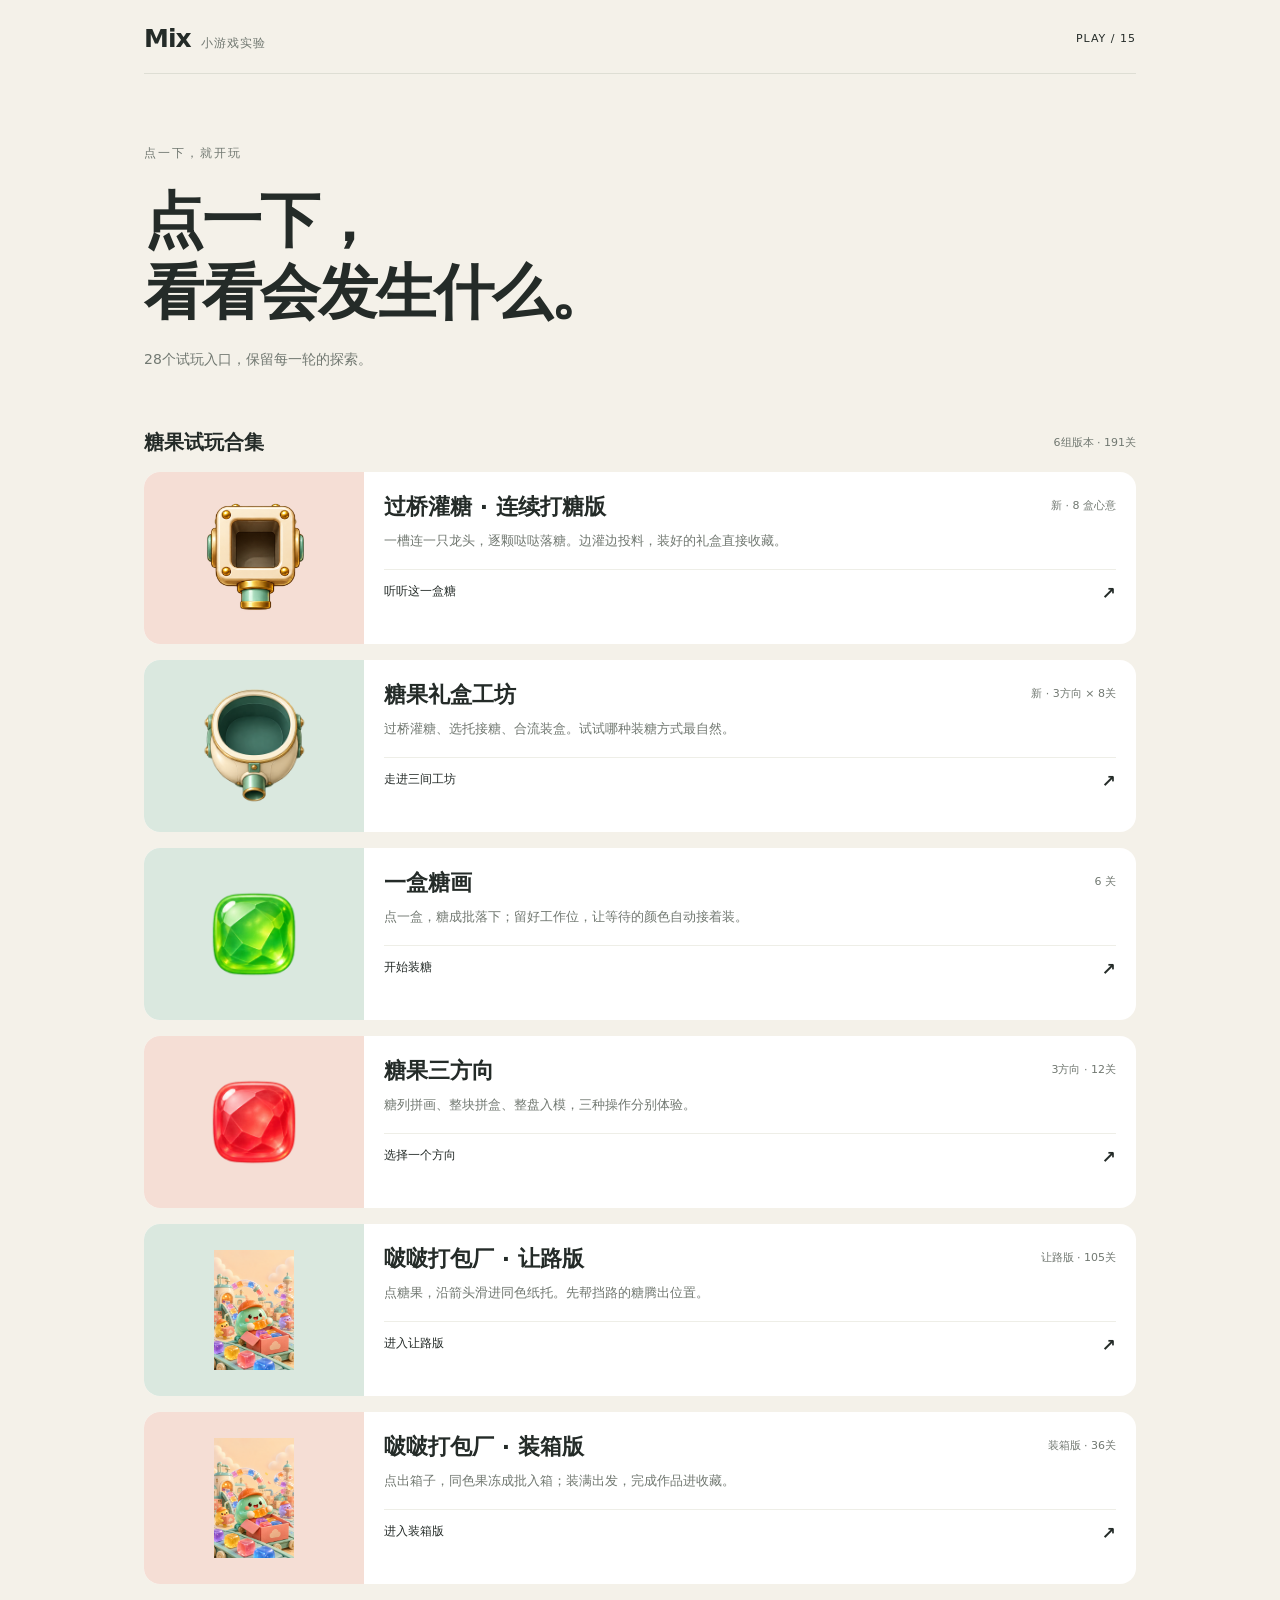
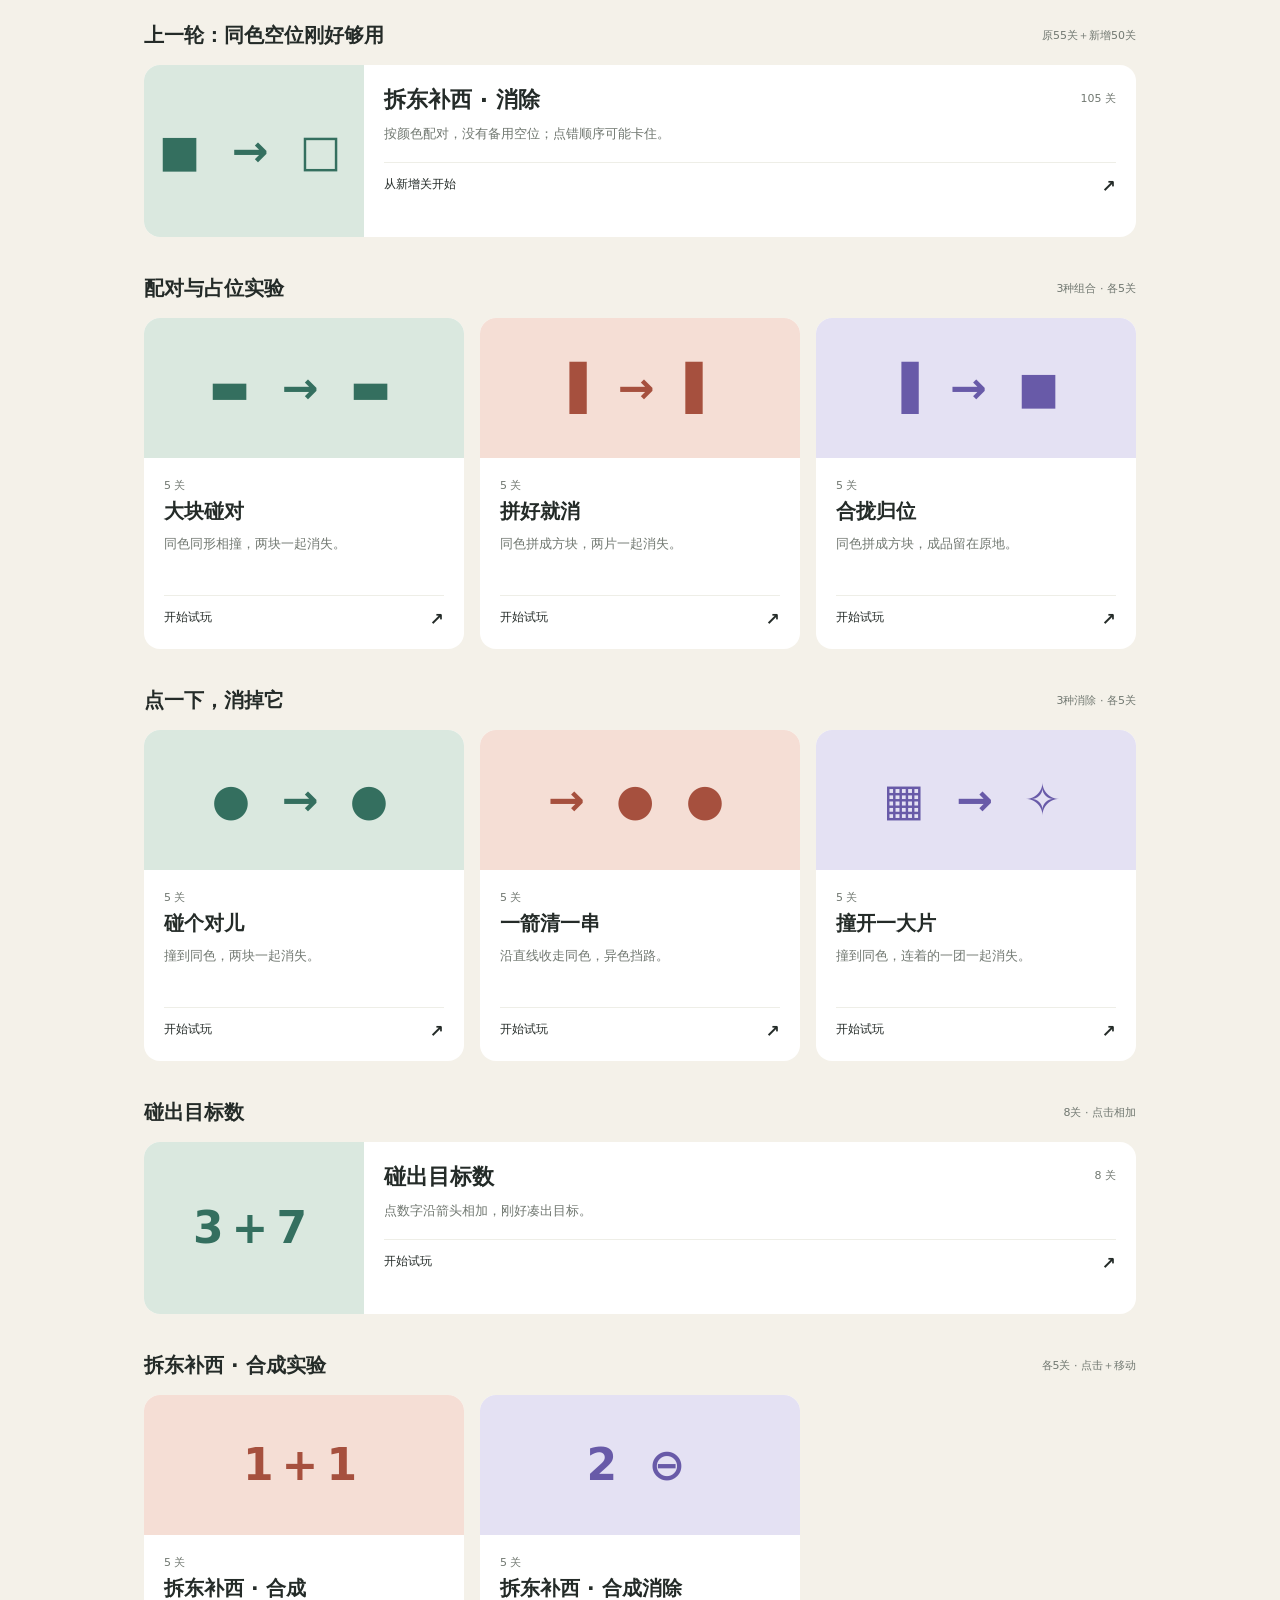
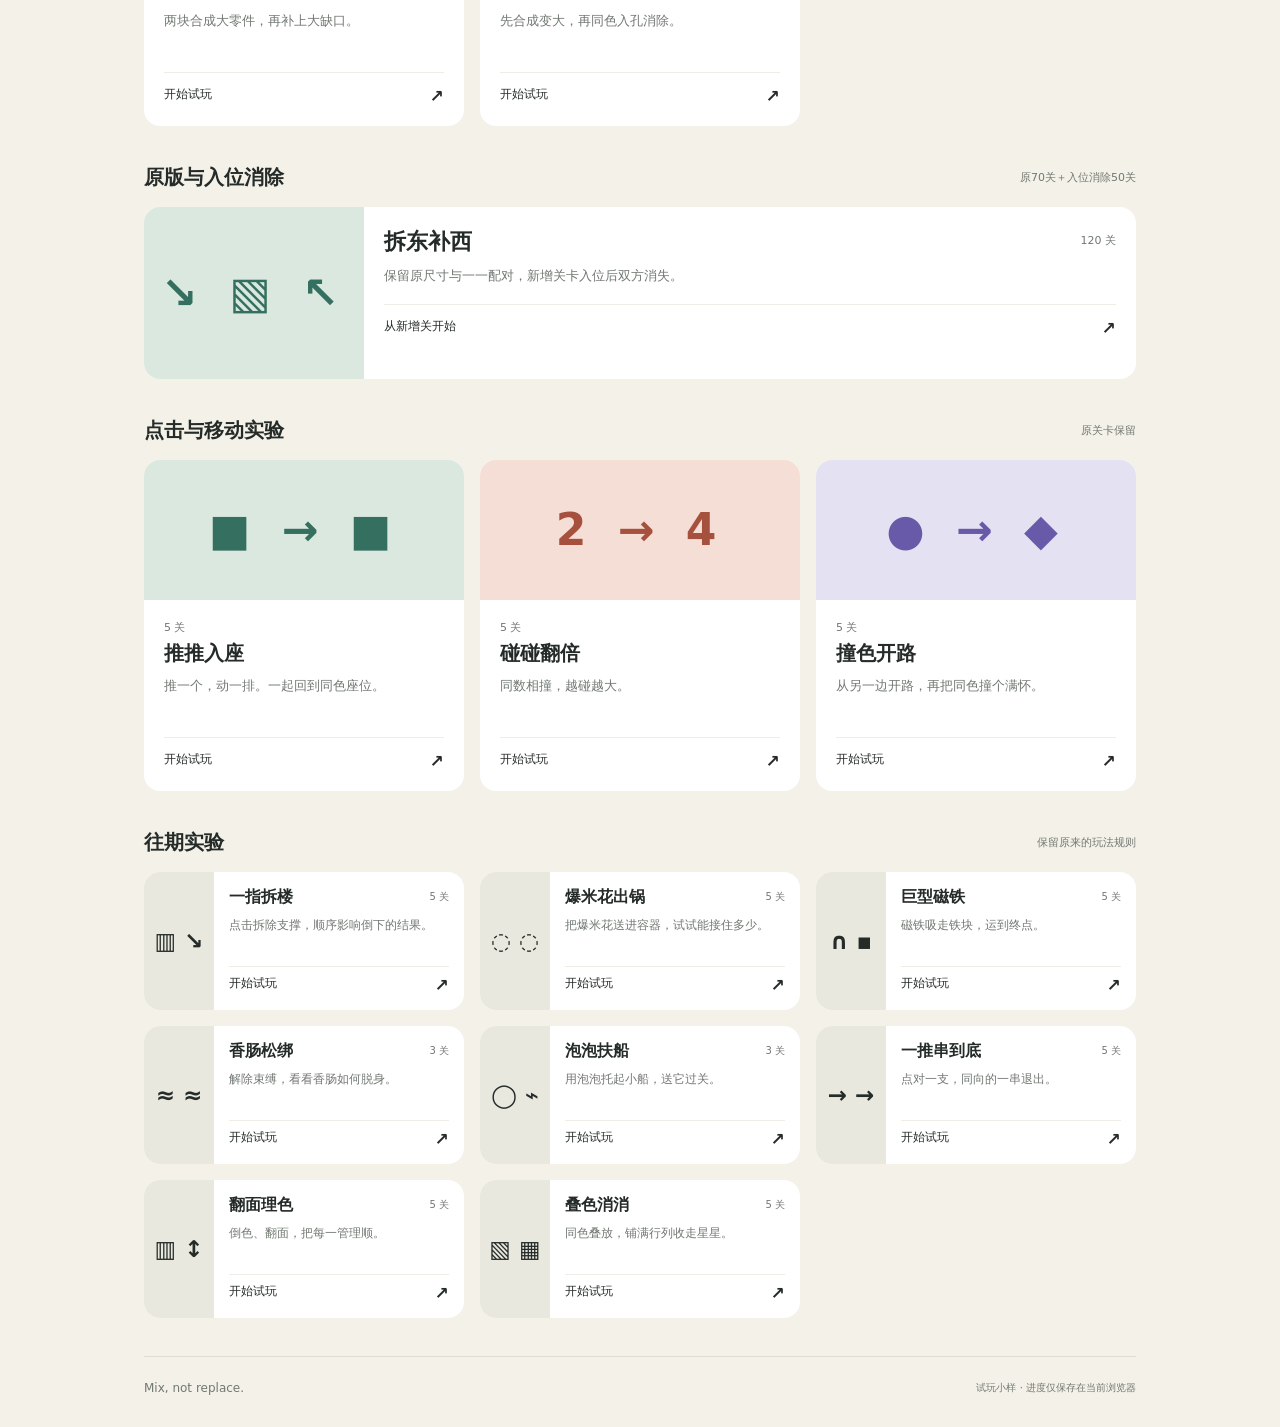
<file: index.html>
<!doctype html><html lang="zh-CN"><head><meta charset="utf-8"><meta name="viewport" content="width=device-width,initial-scale=1,viewport-fit=cover"><meta name="theme-color" content="#f4f1e9"><title>Mix · 小游戏试玩目录</title><link rel="icon" href="data:,"><link rel="stylesheet" href="catalog.css?v=r13"><script>const p=new URLSearchParams(location.search);if(p.has('level')||['undo1','relief1'].includes(p.get('v')))location.replace('play.html?game=parts&'+p.toString());</script></head><body><main class="catalog"><header class="mast"><a class="brand" href="./">Mix<span>小游戏实验</span></a><span>PLAY / 15</span></header><section class="hero"><p class="eyebrow">点一下，就开玩</p><h1>点一下，<br>看看会发生什么。</h1><p>28个试玩入口，保留每一轮的探索。</p></section><section id="candy-demos" aria-labelledby="candy-demos-title"><div class="section-head"><h2 id="candy-demos-title">糖果试玩合集</h2><span>6组版本 · 191关</span></div><div class="grid featured"><a class="card coral" href="games/candy-typewriter/index.html?v=1" data-game="candytypewriter"><div class="art" aria-hidden="true"><img src="games/candy-typewriter/assets/art-typewriter/slot.png" width="100" height="116" alt="" style="object-fit:contain;max-width:100%"></div><div class="card-copy"><span class="count">新 · 8 盒心意</span><h3>过桥灌糖 · 连续打糖版</h3><p>一槽连一只龙头，逐颗哒哒落糖。边灌边投料，装好的礼盒直接收藏。</p><span class="enter">听听这一盒糖 <b>↗</b></span></div></a><a class="card mint" href="games/candy-workshop/index.html?v=1" data-game="candyworkshop"><div class="art" aria-hidden="true"><img src="games/candy-workshop/assets/art-machine/hopper.png" width="110" height="120" alt="" style="object-fit:contain;max-width:100%"></div><div class="card-copy"><span class="count">新 · 3方向 × 8关</span><h3>糖果礼盒工坊</h3><p>过桥灌糖、选托接糖、合流装盒。试试哪种装糖方式最自然。</p><span class="enter">走进三间工坊 <b>↗</b></span></div></a><a class="card mint" href="games/candy-batch/index.html?v=1" data-game="candybatch"><div class="art" aria-hidden="true"><img src="games/candy-batch/assets/art/candy-mint.png" width="120" height="120" alt="" style="object-fit:contain;max-width:100%"></div><div class="card-copy"><span class="count">6 关</span><h3>一盒糖画</h3><p>点一盒，糖成批落下；留好工作位，让等待的颜色自动接着装。</p><span class="enter">开始装糖 <b>↗</b></span></div></a><a class="card coral" href="play.html?game=candytrials&amp;v=r13" data-game="candytrials"><div class="art" aria-hidden="true"><img src="games/candy-trials/assets/art/candy-coral.png" width="120" height="120" alt="" style="object-fit:contain;max-width:100%"></div><div class="card-copy"><span class="count">3方向 · 12关</span><h3>糖果三方向</h3><p>糖列拼画、整块拼盒、整盘入模，三种操作分别体验。</p><span class="enter">选择一个方向 <b>↗</b></span></div></a><a class="card mint" href="play.html?game=bobofactory&amp;v=r13" data-game="bobofactory"><div class="art" aria-hidden="true"><img src="games/bobo-factory/assets/hero.webp" width="120" height="120" alt="" style="object-fit:contain;max-width:100%"></div><div class="card-copy"><span class="count">让路版 · 105关</span><h3>啵啵打包厂 · 让路版</h3><p>点糖果，沿箭头滑进同色纸托。先帮挡路的糖腾出位置。</p><span class="enter">进入让路版 <b>↗</b></span></div></a><a class="card coral" href="play.html?game=bobopacking&amp;v=r13" data-game="bobopacking"><div class="art" aria-hidden="true"><img src="games/bobo-packing/assets/hero.webp" width="120" height="120" alt="" style="object-fit:contain;max-width:100%"></div><div class="card-copy"><span class="count">装箱版 · 36关</span><h3>啵啵打包厂 · 装箱版</h3><p>点出箱子，同色果冻成批入箱；装满出发，完成作品进收藏。</p><span class="enter">进入装箱版 <b>↗</b></span></div></a></div></section><section aria-labelledby="shared-hole-title"><div class="section-head"><h2 id="shared-hole-title">上一轮：同色空位刚好够用</h2><span>原55关＋新增50关</span></div><div class="grid featured"><a class="card mint" href="play.html?game=partsclear&amp;v=r11&amp;level=55" data-game="partsclear"><div class="art" aria-hidden="true">■ → □</div><div class="card-copy"><span class="count">105 关</span><h3>拆东补西 · 消除</h3><p>按颜色配对，没有备用空位；点错顺序可能卡住。</p><span class="enter">从新增关开始 <b>↗</b></span></div></a></div></section><section aria-labelledby="collision-title"><div class="section-head"><h2 id="collision-title">配对与占位实验</h2><span>3种组合 · 各5关</span></div><div class="grid new"><a class="card mint" href="play.html?game=bigpair" data-game="bigpair"><div class="art" aria-hidden="true">▬ → ▬</div><div class="card-copy"><span class="count">5 关</span><h3>大块碰对</h3><p>同色同形相撞，两块一起消失。</p><span class="enter">开始试玩 <b>↗</b></span></div></a><a class="card coral" href="play.html?game=fitclear" data-game="fitclear"><div class="art" aria-hidden="true">▐ → ▌</div><div class="card-copy"><span class="count">5 关</span><h3>拼好就消</h3><p>同色拼成方块，两片一起消失。</p><span class="enter">开始试玩 <b>↗</b></span></div></a><a class="card violet" href="play.html?game=fitlock" data-game="fitlock"><div class="art" aria-hidden="true">▐ → ■</div><div class="card-copy"><span class="count">5 关</span><h3>合拢归位</h3><p>同色拼成方块，成品留在原地。</p><span class="enter">开始试玩 <b>↗</b></span></div></a></div></section><section aria-labelledby="elimination-title"><div class="section-head"><h2 id="elimination-title">点一下，消掉它</h2><span>3种消除 · 各5关</span></div><div class="grid new"><a class="card mint" href="play.html?game=pairclear" data-game="pairclear"><div class="art" aria-hidden="true">● → ●</div><div class="card-copy"><span class="count">5 关</span><h3>碰个对儿</h3><p>撞到同色，两块一起消失。</p><span class="enter">开始试玩 <b>↗</b></span></div></a><a class="card coral" href="play.html?game=lineclear" data-game="lineclear"><div class="art" aria-hidden="true">→ ● ●</div><div class="card-copy"><span class="count">5 关</span><h3>一箭清一串</h3><p>沿直线收走同色，异色挡路。</p><span class="enter">开始试玩 <b>↗</b></span></div></a><a class="card violet" href="play.html?game=burstclear" data-game="burstclear"><div class="art" aria-hidden="true">▦ → ✧</div><div class="card-copy"><span class="count">5 关</span><h3>撞开一大片</h3><p>撞到同色，连着的一团一起消失。</p><span class="enter">开始试玩 <b>↗</b></span></div></a></div></section><section aria-labelledby="arithmetic-title"><div class="section-head"><h2 id="arithmetic-title">碰出目标数</h2><span>8关 · 点击相加</span></div><div class="grid featured"><a class="card mint" href="play.html?game=arithmetic" data-game="arithmetic"><div class="art" aria-hidden="true">3+7</div><div class="card-copy"><span class="count">8 关</span><h3>碰出目标数</h3><p>点数字沿箭头相加，刚好凑出目标。</p><span class="enter">开始试玩 <b>↗</b></span></div></a></div></section><section aria-labelledby="new-title"><div class="section-head"><h2 id="new-title">拆东补西 · 合成实验</h2><span>各5关 · 点击＋移动</span></div><div class="grid new"><a class="card coral" href="play.html?game=partsmerge" data-game="partsmerge"><div class="art" aria-hidden="true">1+1</div><div class="card-copy"><span class="count">5 关</span><h3>拆东补西 · 合成</h3><p>两块合成大零件，再补上大缺口。</p><span class="enter">开始试玩 <b>↗</b></span></div></a><a class="card violet" href="play.html?game=partsfusion" data-game="partsfusion"><div class="art" aria-hidden="true">2 ⊖</div><div class="card-copy"><span class="count">5 关</span><h3>拆东补西 · 合成消除</h3><p>先合成变大，再同色入孔消除。</p><span class="enter">开始试玩 <b>↗</b></span></div></a></div></section><section aria-labelledby="parts-title"><div class="section-head"><h2 id="parts-title">原版与入位消除</h2><span>原70关＋入位消除50关</span></div><div class="grid featured"><a class="card mint" href="play.html?game=parts&amp;v=r11&amp;level=70" data-game="parts"><div class="art" aria-hidden="true">↘ ▧ ↖</div><div class="card-copy"><span class="count">120 关</span><h3>拆东补西</h3><p>保留原尺寸与一一配对，新增关卡入位后双方消失。</p><span class="enter">从新增关开始 <b>↗</b></span></div></a></div></section><section aria-labelledby="previous-title"><div class="section-head"><h2 id="previous-title">点击与移动实验</h2><span>原关卡保留</span></div><div class="grid new previous"><a class="card mint" href="play.html?game=push" data-game="push"><div class="art" aria-hidden="true">■ → ■</div><div class="card-copy"><span class="count">5 关</span><h3>推推入座</h3><p>推一个，动一排。一起回到同色座位。</p><span class="enter">开始试玩 <b>↗</b></span></div></a><a class="card coral" href="play.html?game=merge" data-game="merge"><div class="art" aria-hidden="true">2 → 4</div><div class="card-copy"><span class="count">5 关</span><h3>碰碰翻倍</h3><p>同数相撞，越碰越大。</p><span class="enter">开始试玩 <b>↗</b></span></div></a><a class="card violet" href="play.html?game=color" data-game="color"><div class="art" aria-hidden="true">● → ◆</div><div class="card-copy"><span class="count">5 关</span><h3>撞色开路</h3><p>从另一边开路，再把同色撞个满怀。</p><span class="enter">开始试玩 <b>↗</b></span></div></a></div></section><section aria-labelledby="old-title"><div class="section-head"><h2 id="old-title">往期实验</h2><span>保留原来的玩法规则</span></div><div class="grid old"><a class="card " href="play.html?game=demolition" data-game="demolition"><div class="art" aria-hidden="true">▥ ↘</div><div class="card-copy"><span class="count">5 关</span><h3>一指拆楼</h3><p>点击拆除支撑，顺序影响倒下的结果。</p><span class="enter">开始试玩 <b>↗</b></span></div></a><a class="card " href="play.html?game=popcorn" data-game="popcorn"><div class="art" aria-hidden="true">◌ ◌</div><div class="card-copy"><span class="count">5 关</span><h3>爆米花出锅</h3><p>把爆米花送进容器，试试能接住多少。</p><span class="enter">开始试玩 <b>↗</b></span></div></a><a class="card " href="play.html?game=magnet" data-game="magnet"><div class="art" aria-hidden="true">∩ ▪</div><div class="card-copy"><span class="count">5 关</span><h3>巨型磁铁</h3><p>磁铁吸走铁块，运到终点。</p><span class="enter">开始试玩 <b>↗</b></span></div></a><a class="card " href="play.html?game=sausage" data-game="sausage"><div class="art" aria-hidden="true">≈ ≈</div><div class="card-copy"><span class="count">3 关</span><h3>香肠松绑</h3><p>解除束缚，看看香肠如何脱身。</p><span class="enter">开始试玩 <b>↗</b></span></div></a><a class="card " href="play.html?game=bubbles" data-game="bubbles"><div class="art" aria-hidden="true">◯ ⌁</div><div class="card-copy"><span class="count">3 关</span><h3>泡泡扶船</h3><p>用泡泡托起小船，送它过关。</p><span class="enter">开始试玩 <b>↗</b></span></div></a><a class="card " href="play.html?game=arrows" data-game="arrows"><div class="art" aria-hidden="true">→ →</div><div class="card-copy"><span class="count">5 关</span><h3>一推串到底</h3><p>点对一支，同向的一串退出。</p><span class="enter">开始试玩 <b>↗</b></span></div></a><a class="card " href="play.html?game=sort" data-game="sort"><div class="art" aria-hidden="true">▥ ↕</div><div class="card-copy"><span class="count">5 关</span><h3>翻面理色</h3><p>倒色、翻面，把每一管理顺。</p><span class="enter">开始试玩 <b>↗</b></span></div></a><a class="card " href="play.html?game=overlap" data-game="overlap"><div class="art" aria-hidden="true">▧ ▦</div><div class="card-copy"><span class="count">5 关</span><h3>叠色消消</h3><p>同色叠放，铺满行列收走星星。</p><span class="enter">开始试玩 <b>↗</b></span></div></a></div></section><footer>Mix, not replace.<span>试玩小样 · 进度仅保存在当前浏览器</span></footer></main></body></html>
</file>
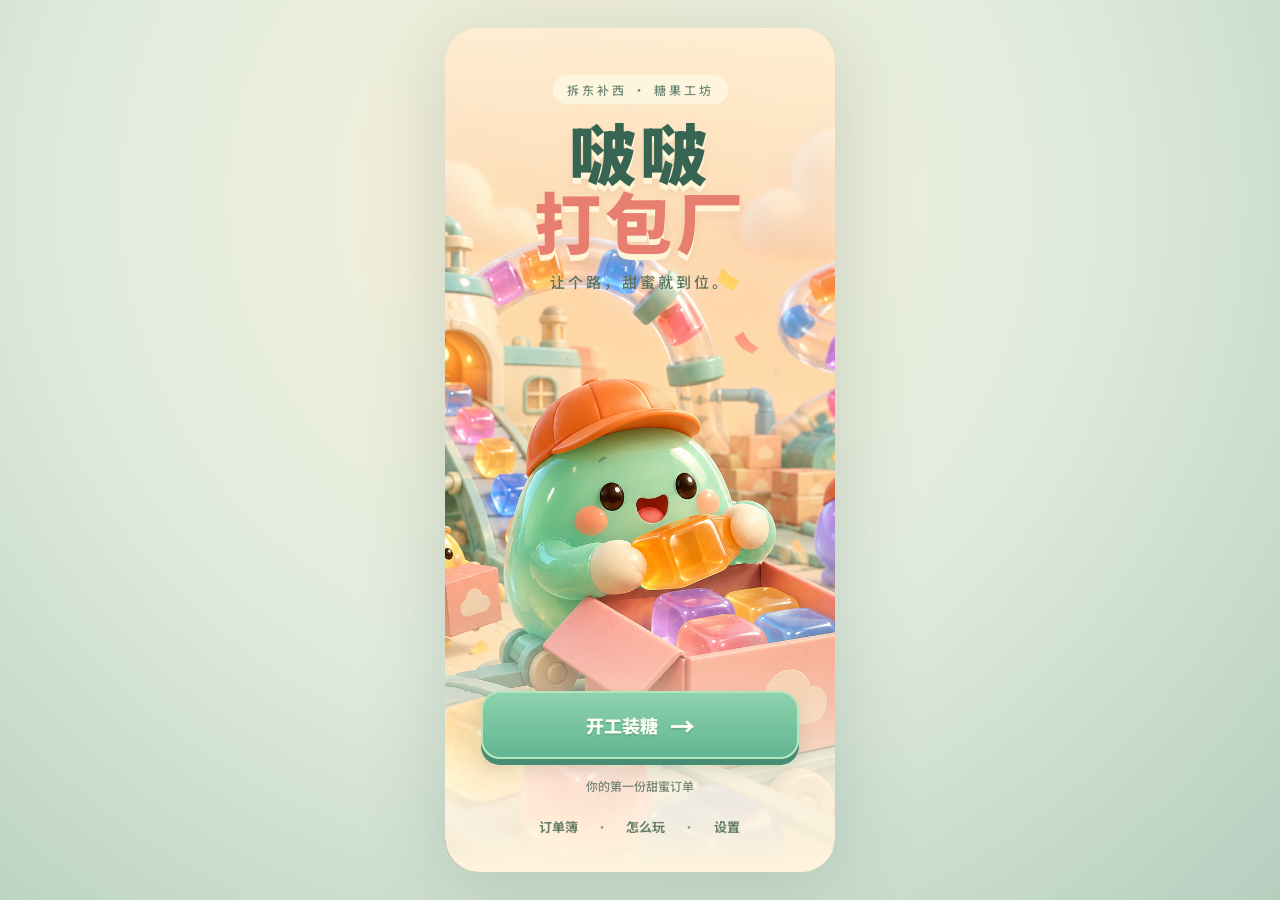
<file: games/bobo-factory/index.html>
<!doctype html>
<html lang="zh-CN">
<head>
<meta charset="UTF-8"><meta name="viewport" content="width=device-width,initial-scale=1,viewport-fit=cover">
<meta name="theme-color" content="#fff1d4"><meta name="description" content="给糖果让个路，把甜蜜装进盒子。啵啵打包厂，一款关于顺序与空位的糖果消除游戏。">
<title>啵啵打包厂 · 拆东补西</title>
<link rel="stylesheet" href="./style.css"><link rel="preload" href="./assets/hero.webp" as="image">
</head>
<body>
<main id="app" aria-label="啵啵打包厂">
<section id="home" class="screen home">
<img class="cover" src="./assets/hero.webp" alt="亮晶晶的糖果装进珊瑚色纸盒，薄荷小工人在温暖的糖果工厂里等你">
<div class="home-heading"><span class="eyebrow">拆东补西 · 糖果工坊</span><h1>啵啵<br><span>打包厂</span></h1><p>让个路，甜蜜就到位。</p></div>
<div class="home-bottom"><button class="button primary start-game" id="start">开工装糖 <span aria-hidden="true">→</span></button><p id="home-progress">你的第一份甜蜜订单</p><div class="home-links"><button id="home-levels" class="text-button">订单簿</button><span>·</span><button id="home-help" class="text-button">怎么玩</button><span>·</span><button id="home-settings" class="text-button">设置</button></div></div>
</section>
<section id="game" class="screen game" hidden aria-label="糖果装盒工位">
<div class="game-scenery" aria-hidden="true"></div>
<header class="game-header"><button class="round-button" id="menu" aria-label="打开订单簿"><span class="icon" data-icon="menu"></span></button><div class="order-ticket"><span id="chapter-name">新手工坊</span><h2 id="level-number">第 01 单</h2><div class="ticket-dots" aria-hidden="true"></div></div><button class="round-button" id="settings" aria-label="设置与暂停"><span class="icon" data-icon="settings"></span></button></header>
<div class="order-progress"><span>今日装糖</span><div class="progress-track"><i id="progress-fill"></i></div><strong id="progress-count">0 / 2</strong></div>
<div class="instruction"><span class="instruction-dot" aria-hidden="true"></span><p id="instruction" role="status" aria-live="polite" aria-atomic="true">轻点糖果，沿箭头滑进同色纸托</p><button id="help" aria-label="查看玩法说明">?</button></div>
<div class="board-wrap"><div id="board" class="board" role="group" aria-label="糖果棋盘" aria-describedby="board-caption"><canvas id="board-canvas" aria-hidden="true"></canvas><div id="piece-controls" class="piece-controls"></div><span id="board-caption" class="sr-only"></span></div></div>
<div class="dispatch" aria-label="装盒进度"><canvas id="dispatch-canvas" aria-hidden="true"></canvas><div><span class="dispatch-tag">甜蜜出货中</span><p id="dispatch-text">每一颗，都有好去处</p></div></div>
<nav class="tools" aria-label="工位工具"><button id="undo" class="tool-button"><span class="tool-icon" data-icon="undo"></span><strong>撤回</strong><small>换个顺序</small></button><button id="hint" class="tool-button"><span class="tool-icon" data-icon="bulb"></span><strong>提示</strong><small>帮我看看</small></button><button id="restart" class="tool-button"><span class="tool-icon" data-icon="retry"></span><strong>重开</strong><small>重新装糖</small></button></nav>
</section>
<div id="toast" class="toast" role="status" aria-live="polite"></div>
<dialog id="modal" aria-labelledby="modal-title"><div id="modal-content"></div></dialog>
<div id="loading" class="loading" role="status"><span class="loading-candy"></span><strong>正在打开糖果工厂</strong><p>美好的一天，从一颗糖开始</p></div>
</main>
<script type="module" src="./app.mjs"></script>
<noscript>这是一款互动糖果游戏，请在浏览器中启用 JavaScript 后游玩。</noscript>
</body>
</html>
</file>
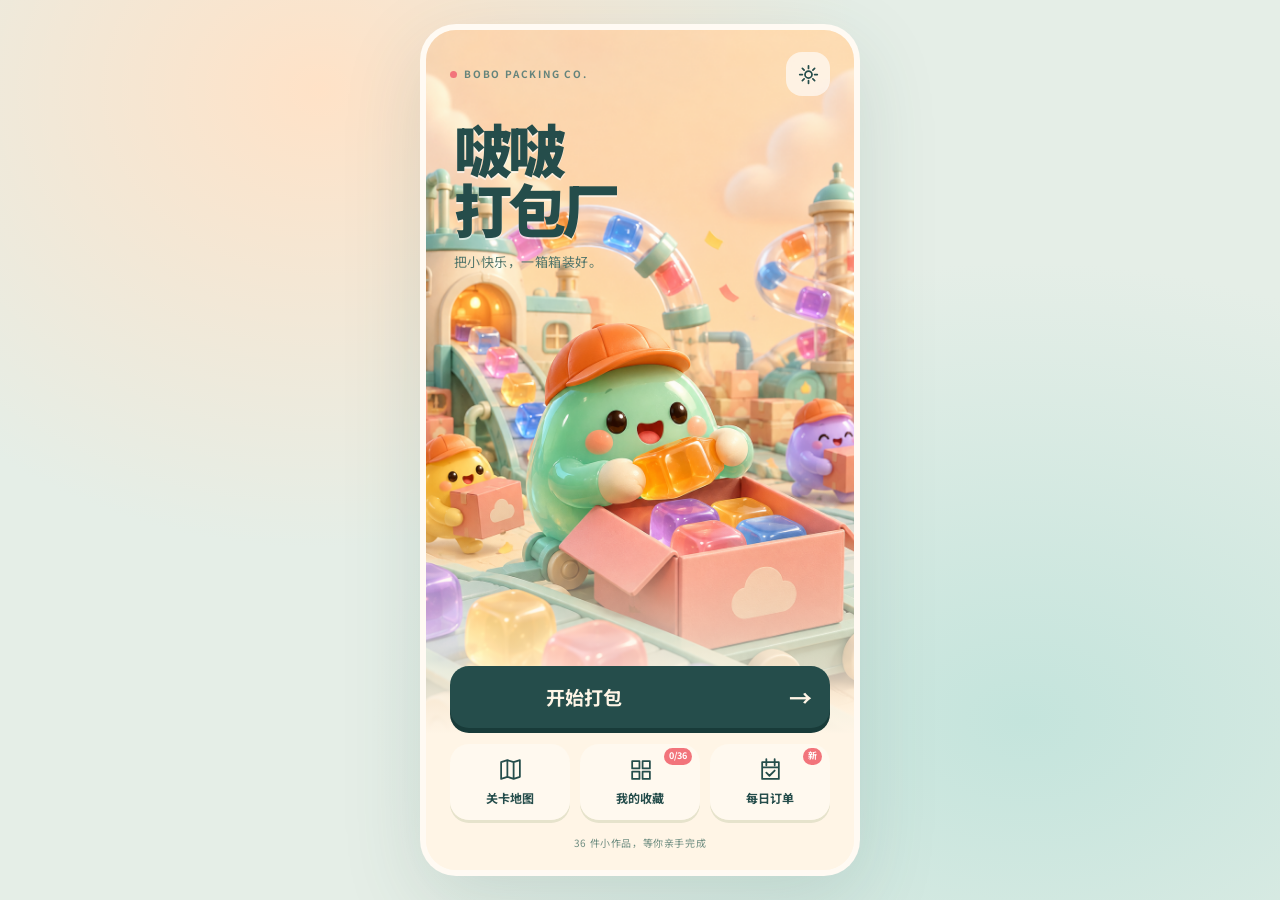
<file: games/bobo-packing/index.html>
<!doctype html>
<html lang="zh-CN">
<head>
  <meta charset="utf-8"><meta name="viewport" content="width=device-width,initial-scale=1,viewport-fit=cover">
  <meta name="theme-color" content="#FFF5E6"><meta name="description" content="把小快乐，一箱箱装好。原创果冻打包消除游戏，36幅小作品与每日订单。">
  <link rel="preload" href="./assets/noto-sans-sc-bobo.woff2" as="font" type="font/woff2" crossorigin>
  <title>啵啵打包厂 · 把小快乐装好</title>
  <link rel="icon" href="./assets/icon.svg" type="image/svg+xml"><link rel="manifest" href="./manifest.webmanifest"><link rel="stylesheet" href="./style.css">
</head>
<body><main id="app" aria-label="啵啵打包厂"></main><div id="toast" role="status" aria-live="polite"></div><script type="module" src="./app.mjs"></script></body>
</html>
</file>
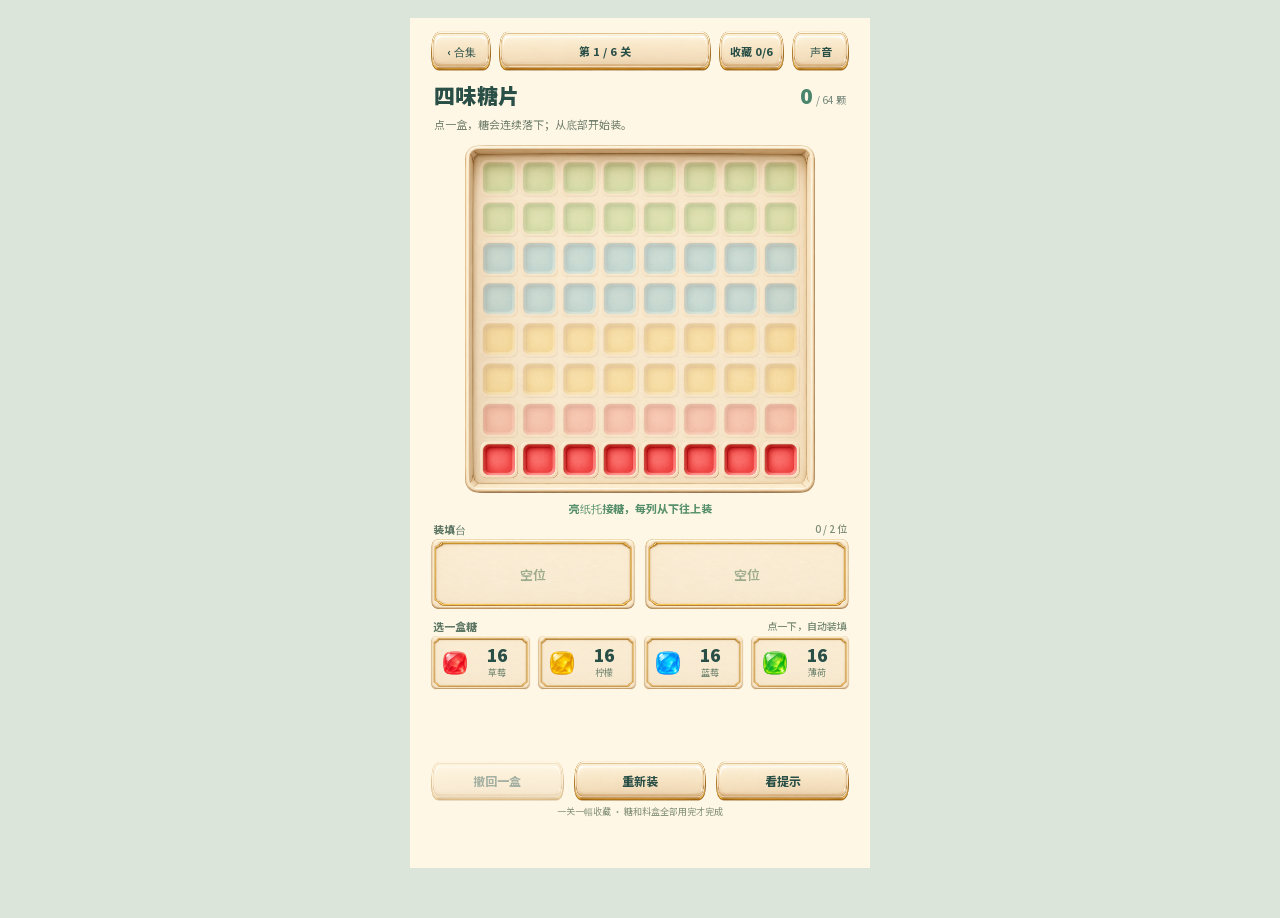
<file: games/candy-batch/index.html>
<!doctype html>
<html lang="zh-CN"><head><meta charset="utf-8"><meta name="viewport" content="width=device-width,initial-scale=1,viewport-fit=cover"><meta name="theme-color" content="#f6edda"><title>一盒糖画 · 批量装填试玩</title><link rel="icon" href="data:,"><link rel="stylesheet" href="style.css?v=1"></head><body><main id="app"><div id="loading" class="loading"><h1>正在准备糖果…</h1><p>点一盒，装好一幅甜蜜。</p></div><div id="screen" hidden></div></main><dialog id="modal" aria-labelledby="modal-title"></dialog><div id="toast" class="toast" role="status" aria-live="polite"></div><script type="module" src="app.mjs?v=1"></script></body></html>
</file>
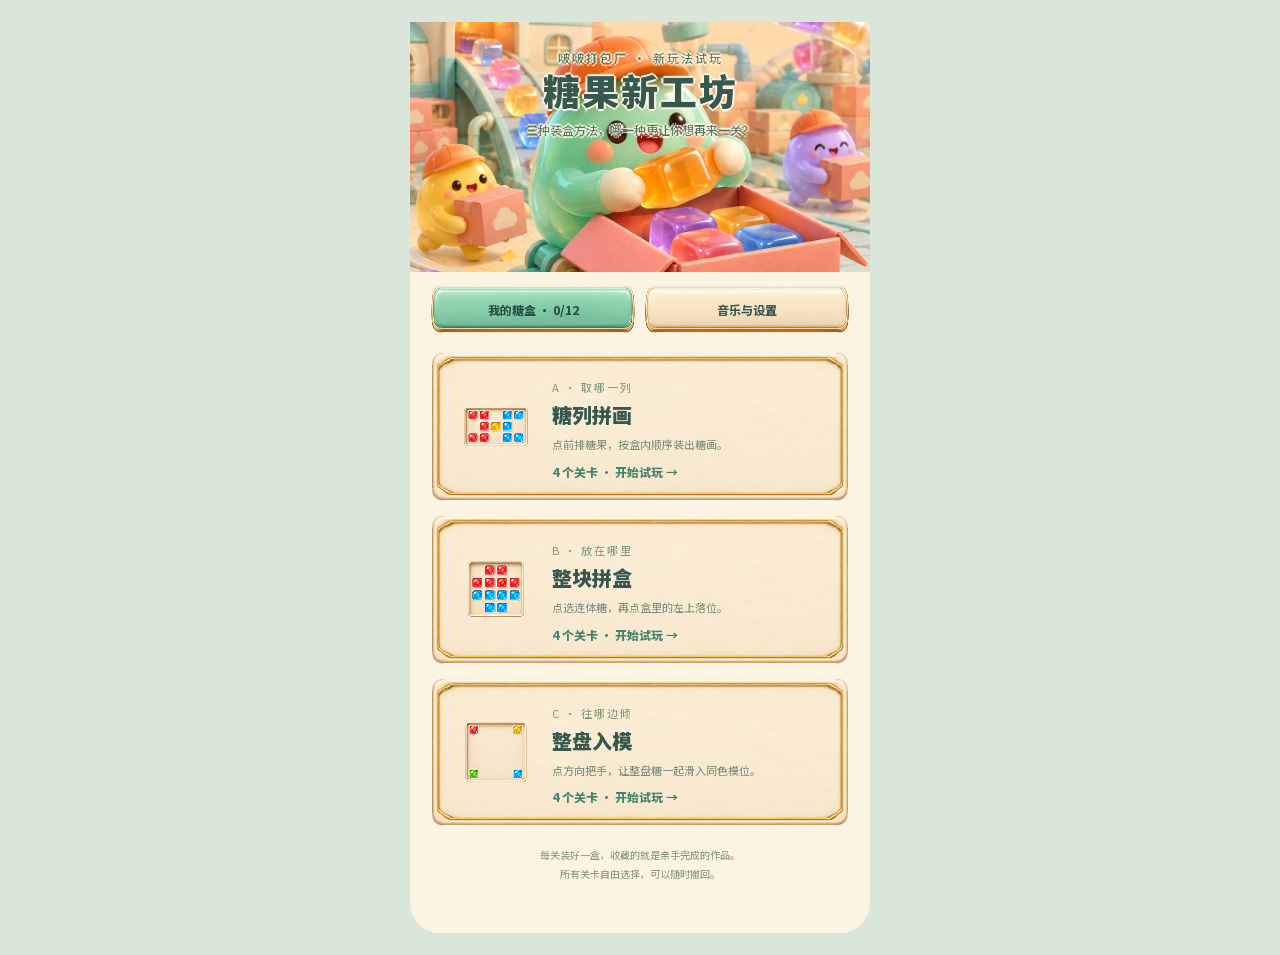
<file: games/candy-trials/index.html>
<!doctype html>
<html lang="zh-CN">
<head><meta charset="utf-8"><meta name="viewport" content="width=device-width,initial-scale=1,viewport-fit=cover"><meta name="theme-color" content="#f4ead6"><title>糖果新工坊 · 三种甜蜜玩法</title><link rel="stylesheet" href="style.css"></head>
<body><main id="app"><div class="loading" id="loading"><h1>正在准备糖果…</h1><p>把每一颗甜蜜，都装进收藏。</p></div><div id="screen" hidden></div></main><dialog id="modal" aria-labelledby="modal-title"></dialog><div class="toast" id="toast" role="status" aria-live="polite"></div><script type="module" src="app.mjs"></script></body>
</html>
</file>
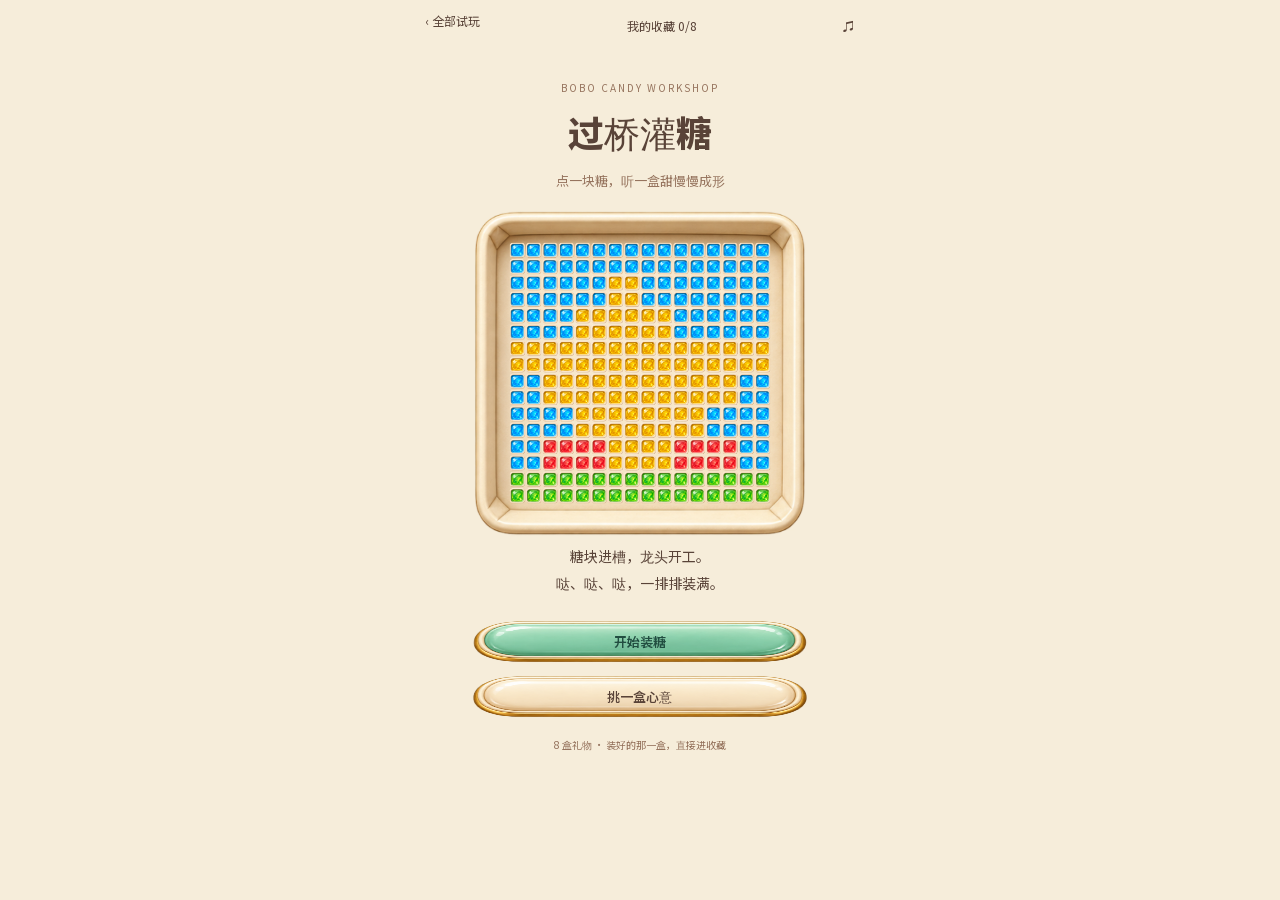
<file: games/candy-typewriter/index.html>
<!doctype html>
<html lang="zh-CN"><head><meta charset="utf-8"><meta name="viewport" content="width=device-width,initial-scale=1,viewport-fit=cover"><meta name="theme-color" content="#f6edda"><title>过桥灌糖 · 连续打糖版</title><link rel="icon" href="data:,"><link rel="stylesheet" href="style.css?v=1"></head><body><main id="app"><div class="loading" id="loading"><h1>灌糖工坊准备中…</h1><p>哒、哒、哒，装满一盒甜。</p></div><div id="screen" hidden></div></main><dialog id="modal" aria-labelledby="modal-title"></dialog><div id="toast" role="status" aria-live="polite"></div><script type="module" src="app.mjs?v=1"></script></body></html>
</file>
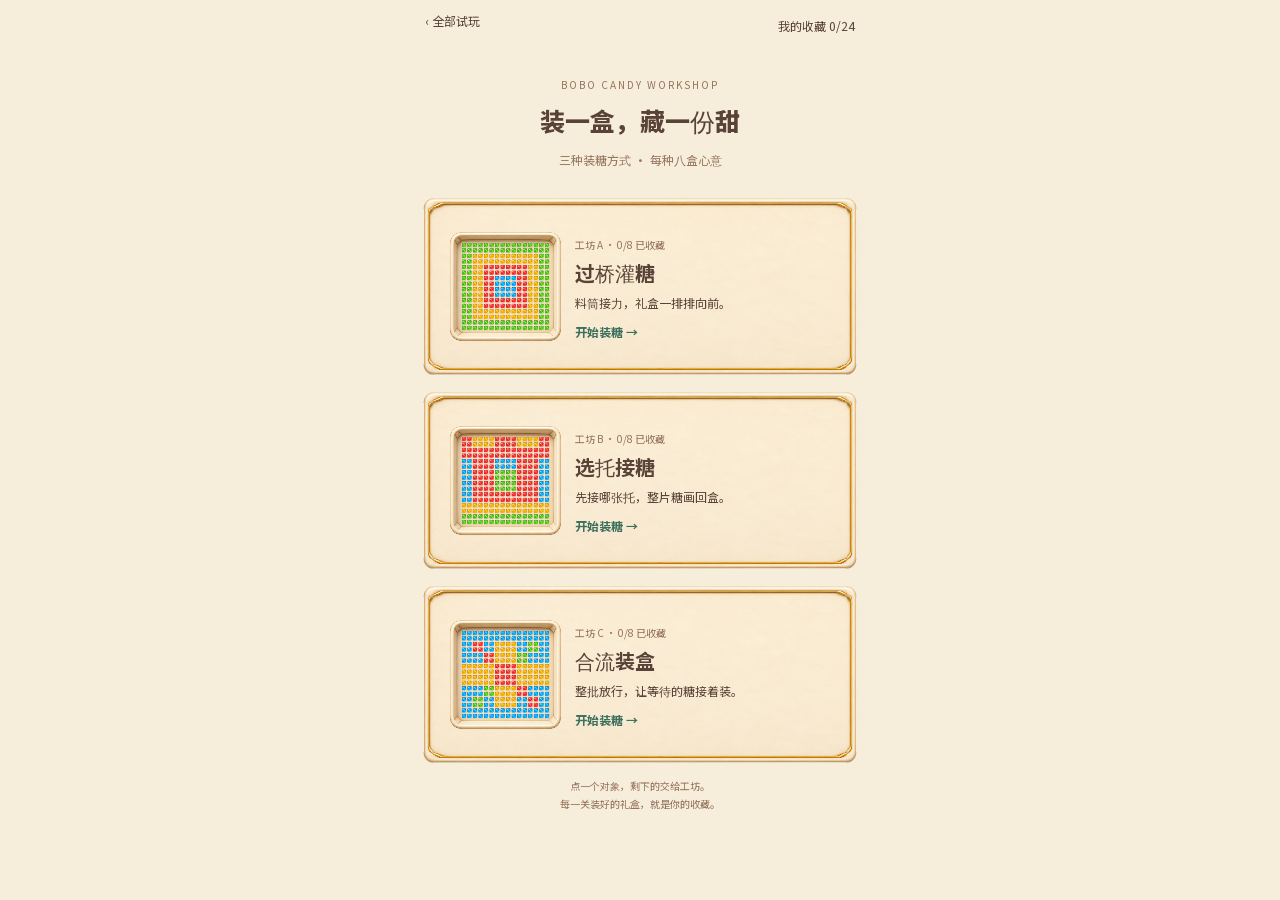
<file: games/candy-workshop/index.html>
<!doctype html>
<html lang="zh-CN"><head><meta charset="utf-8"><meta name="viewport" content="width=device-width,initial-scale=1,viewport-fit=cover"><meta name="theme-color" content="#f6edda"><title>糖果礼盒工坊 · 三种装糖方式</title><link rel="icon" href="data:,"><link rel="stylesheet" href="style.css?v=1"></head><body><main id="app"><div class="loading" id="loading"><h1>糖果工坊准备中…</h1><p>点一下，装好一盒心意。</p></div><div id="screen" hidden></div></main><dialog id="modal" aria-labelledby="modal-title"></dialog><div id="toast" role="status" aria-live="polite"></div><script type="module" src="app.mjs?v=1"></script></body></html>
</file>
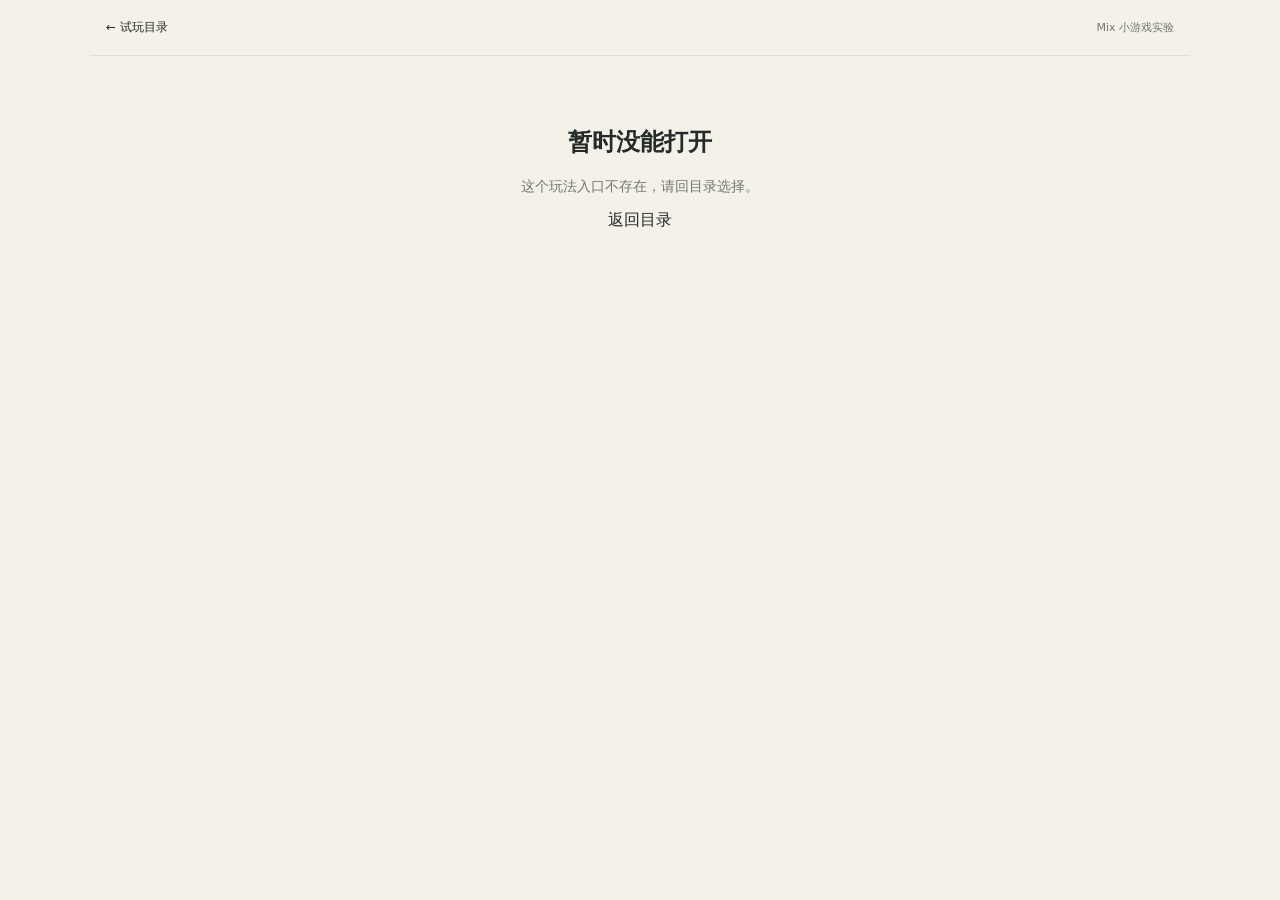
<file: play.html>
<!doctype html><html lang="zh-CN"><head><meta charset="utf-8"><meta name="viewport" content="width=device-width,initial-scale=1,viewport-fit=cover"><meta name="theme-color" content="#f4f1e9"><title>Mix · 开始试玩</title><link rel="icon" href="data:,"><link rel="stylesheet" href="play.css?v=r11"></head><body><header class="topbar"><a href="./" id="back">← 试玩目录</a><span id="game-label">Mix 小游戏实验</span><button id="sound" hidden aria-label="切换声音">声音开</button></header><main id="new-game" hidden><div class="heading"><h1 id="title"></h1><p id="operation"></p></div><nav id="levels" aria-label="选择关卡"></nav><div class="stage"><canvas id="canvas" width="390" height="560" aria-label="游戏画布"></canvas><div id="overlay" hidden><div class="result" role="status"><span id="result-kicker"></span><h2 id="result-title"></h2><p id="result-copy"></p><button id="recover">悔棋，再试一步</button><button id="next">下一关</button><button id="again">重玩本关</button><a href="./">换个玩法 →</a></div></div></div><footer class="toolbar"><button id="undo" disabled>↶ 悔棋</button><span id="levelname"></span><button id="restart">↻ 重开</button></footer></main><iframe id="legacy" title="游戏试玩" hidden></iframe><section id="error" hidden><h1>暂时没能打开</h1><p id="error-copy"></p><a href="./">返回目录</a></section><script src="catalog.js?v=r15"></script><script src="player.js?v=r11"></script></body></html>
</file>
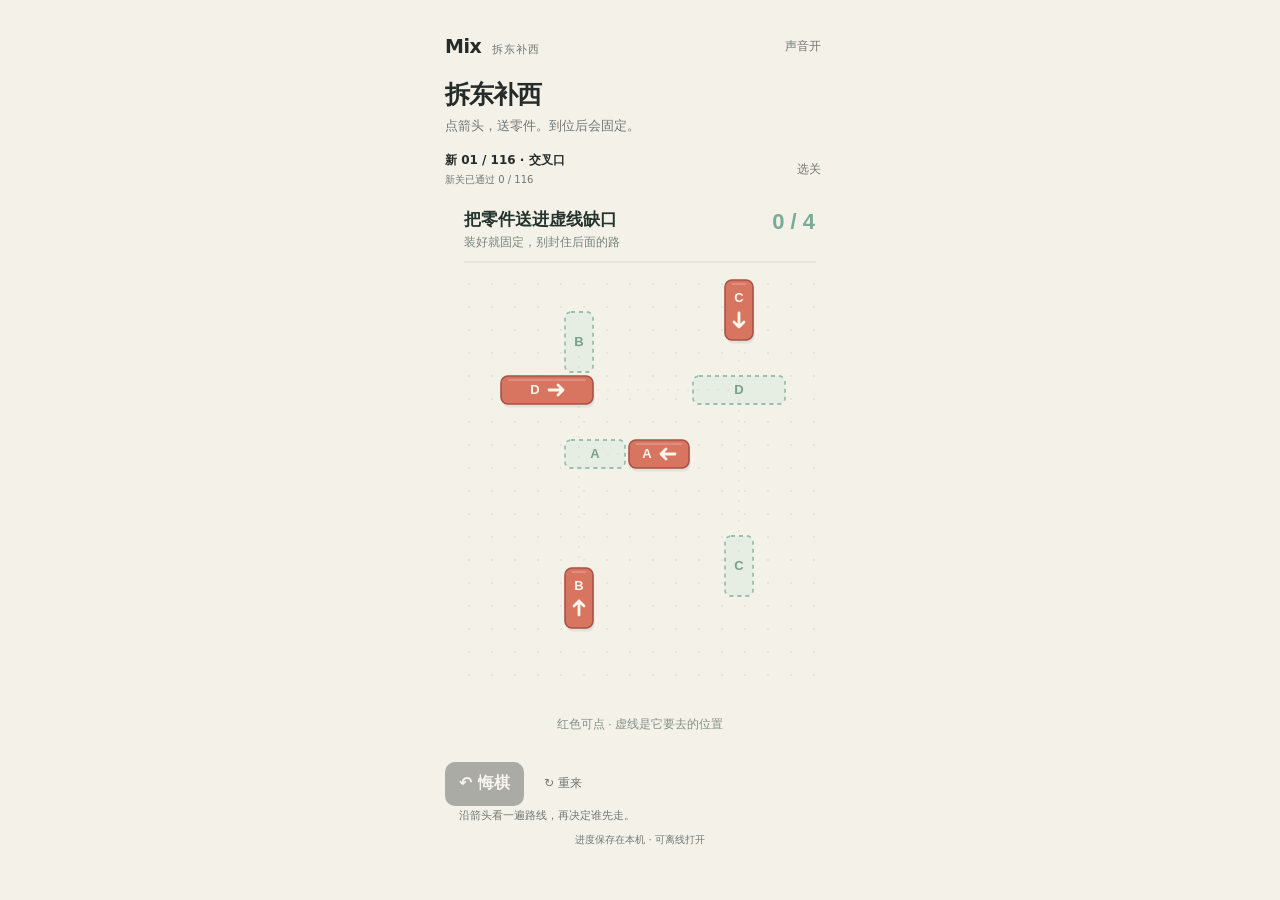
<file: games/parts.html>
<!doctype html><html lang="zh-CN"><meta charset="utf-8"><meta name="viewport" content="width=device-width,initial-scale=1"><link rel="icon" href="data:,"><title>拆东补西 · 120关</title><style>:root{--paper:#f4f1e9;--ink:#242b28;--muted:#717871;--line:#deded4;--coral:#ed765e;--mint:#4eaa95}*{box-sizing:border-box}body{margin:0;background:var(--paper);color:var(--ink);font-family:"PingFang SC","Noto Sans SC",system-ui,sans-serif}main{max-width:426px;margin:auto;padding:12px 18px}header{display:flex;justify-content:space-between;align-items:center}.brand{font-weight:800;font-size:19px;letter-spacing:-.5px}.brand span{font-size:11px;font-weight:500;letter-spacing:1px;margin-left:5px;color:var(--muted)}button{font:inherit;border:0;cursor:pointer;color:var(--ink);background:#fff;min-height:44px;border-radius:10px;padding:8px 14px;touch-action:manipulation}button:focus-visible{outline:3px solid var(--coral);outline-offset:2px}.quiet{background:transparent;color:var(--muted);font-size:12px}h1{font-size:25px;letter-spacing:-1px;margin:10px 0 5px}.heading p{font-size:13px;color:var(--muted);margin:0 0 12px;line-height:1.5}.levelbar{display:flex;justify-content:space-between;align-items:center;margin-bottom:6px;gap:8px;font-size:12px}.levelbar strong{display:block;font-weight:650}.levelbar span{display:block;font-size:10px;font-weight:400;color:var(--muted);margin-top:4px}.stage{border-radius:18px;overflow:hidden}canvas{display:block;width:100%;height:auto;aspect-ratio:39/56;touch-action:none;user-select:none;-webkit-user-select:none;outline:none}footer{display:flex;justify-content:space-between;align-items:center;gap:10px;padding-top:4px}footer span{font-size:11px;color:var(--muted);text-align:right;max-width:260px;line-height:1.5}.note{text-align:center;font-size:10px;color:var(--muted);margin:8px 0;line-height:1.5}#overlay{padding:12px 0 0}.result{text-align:left;border-top:1px solid var(--line);padding-top:10px}.result h2{font-size:22px;margin:4px 0}.result p{font-size:12px;margin:4px 0 10px;line-height:1.6}.result-buttons{display:flex;gap:8px}.result #next{background:var(--ink);color:#fff;font-weight:600}.result button{min-width:0}dialog{color:var(--ink);background:var(--paper);width:min(390px,calc(100% - 24px));max-height:85dvh;border:1px solid var(--line);border-radius:18px;padding:18px;box-shadow:0 12px 60px #24332d20}dialog::backdrop{background:#24332d66;backdrop-filter:blur(3px)}.picker-head{display:flex;align-items:center;justify-content:space-between}.picker-head h2{font-size:20px;margin:0}#picker-progress{font-size:12px;color:var(--muted);margin:0 0 20px}h3{font-size:12px;margin:18px 0 10px}.level-grid{display:grid;grid-template-columns:repeat(5,minmax(0,1fr));gap:7px}.level-grid button{min-height:46px;padding:6px 0;font-size:13px;border:1px solid transparent;position:relative}.level-grid button.done{background:#dce9df;color:#355c47}.level-grid button.done::after{content:'✓';position:absolute;font-size:9px;right:4px;top:2px}.level-grid button[aria-current=true]{border:2px solid var(--ink);font-weight:800}[hidden]{display:none!important}@media(max-width:359px){main{padding:10px 10px}.brand span{letter-spacing:0}h1{font-size:24px}dialog{padding:14px}.level-grid{gap:6px}}@media(min-width:700px){main{padding-top:24px}}

button:disabled{opacity:.35;cursor:default}.board-actions{display:flex;align-items:center;gap:6px}#undo,.result #undo-result{background:var(--ink);color:#fff;font-weight:600}footer{display:block}footer span{display:block;max-width:none;text-align:left;margin:2px 14px 0}.result-buttons{flex-wrap:wrap}
</style><body><main>
<header><div class="brand">Mix <span>拆东补西</span></div><button id="sound" class="quiet" aria-pressed="false">声音开</button></header>
<div class="heading"><h1>拆东补西</h1><p id="operation">点箭头，送零件。到位后会固定。</p></div>
<div class="levelbar"><div><strong id="levelname"></strong><span id="progress"></span></div><button id="choose" class="quiet" aria-haspopup="dialog">选关</button></div>
<div class="stage"><canvas id="canvas" width="390" height="560" tabindex="0" aria-label="点击箭头零件送入虚线缺口"></canvas></div>
<div id="overlay" hidden aria-live="polite"><div class="result"><h2 id="result-title"></h2><p id="result-copy"></p><div class="result-buttons"><button id="undo-result" hidden>悔棋继续</button><button id="next">下一关</button><button id="again" class="quiet">再试一次</button></div></div></div>
<footer><div class="board-actions"><button id="undo" disabled title="每次撤回一步，可连续使用">↶ 悔棋</button><button id="restart" class="quiet">↻ 重来</button></div><span id="hint"></span></footer><p id="storage-note" class="note">进度保存在本机 · 可离线打开</p>
</main><dialog id="picker" aria-labelledby="picker-title"><div class="picker-head"><h2 id="picker-title">选一关</h2><button id="close-picker" class="quiet" aria-label="关闭选关">关闭</button></div><p id="picker-progress"></p><h3 id="new-heading">新关 · 01—116</h3><div id="new-levels" class="level-grid"></div><h3>原来的4关</h3><div id="warm-levels" class="level-grid"></div><p class="note">✓ 已通过 · 全部可以直接选</p></dialog>
<script>window.PartsExtra=[{"name":"交叉口","hint":"沿箭头看一遍路线，再决定谁先走。","pieces":[{"id":"D","x":56,"y":178,"w":92,"h":28,"tx":248,"ty":178},{"id":"A","x":184,"y":242,"w":60,"h":28,"tx":120,"ty":242},{"id":"B","x":120,"y":370,"w":28,"h":60,"tx":120,"ty":114},{"id":"C","x":280,"y":82,"w":28,"h":60,"tx":280,"ty":338}],"design":{"theme":"读路","chapter":1,"pace":"推进","pieceCount":4,"dependencyDepth":4,"decision":"安全移动不等于安全装配；源位置腾路与目标落位封路同时生效。"}},{"name":"借过一下","hint":"沿箭头看一遍路线，再决定谁先走。","pieces":[{"id":"B","x":56,"y":434,"w":60,"h":28,"tx":280,"ty":434},{"id":"D","x":184,"y":370,"w":28,"h":92,"tx":184,"ty":274},{"id":"A","x":24,"y":402,"w":92,"h":28,"tx":248,"ty":402},{"id":"C","x":152,"y":178,"w":28,"h":60,"tx":152,"ty":402}],"design":{"theme":"读路","chapter":1,"pace":"推进","pieceCount":4,"dependencyDepth":3,"decision":"安全移动不等于安全装配；源位置腾路与目标落位封路同时生效。"}},{"name":"前后两步","hint":"沿箭头看一遍路线，再决定谁先走。","pieces":[{"id":"A","x":216,"y":402,"w":60,"h":60,"tx":56,"ty":402},{"id":"B","x":216,"y":274,"w":60,"h":28,"tx":88,"ty":274},{"id":"E","x":120,"y":146,"w":60,"h":28,"tx":24,"ty":146},{"id":"C","x":88,"y":306,"w":28,"h":92,"tx":88,"ty":82},{"id":"D","x":120,"y":370,"w":28,"h":92,"tx":120,"ty":82}],"design":{"theme":"读路","chapter":1,"pace":"推进","pieceCount":5,"dependencyDepth":3,"decision":"安全移动不等于安全装配；源位置腾路与目标落位封路同时生效。"}},{"name":"先腾半边","hint":"沿箭头看一遍路线，再决定谁先走。","pieces":[{"id":"E","x":152,"y":306,"w":28,"h":60,"tx":152,"ty":402},{"id":"C","x":280,"y":242,"w":60,"h":28,"tx":24,"ty":242},{"id":"D","x":88,"y":338,"w":60,"h":60,"tx":216,"ty":338},{"id":"A","x":56,"y":274,"w":60,"h":60,"tx":216,"ty":274},{"id":"B","x":56,"y":338,"w":28,"h":92,"tx":56,"ty":146}],"design":{"theme":"读路","chapter":1,"pace":"推进","pieceCount":5,"dependencyDepth":4,"decision":"安全移动不等于安全装配；源位置腾路与目标落位封路同时生效。"}},{"name":"短线穿行","hint":"沿箭头看一遍路线，再决定谁先走。","pieces":[{"id":"A","x":88,"y":306,"w":28,"h":60,"tx":88,"ty":178},{"id":"D","x":56,"y":114,"w":28,"h":60,"tx":56,"ty":242},{"id":"B","x":24,"y":82,"w":28,"h":92,"tx":24,"ty":210},{"id":"C","x":24,"y":178,"w":60,"h":28,"tx":152,"ty":178}],"design":{"theme":"读路","chapter":1,"pace":"轻关","pieceCount":4,"dependencyDepth":2,"decision":"安全移动不等于安全装配；源位置腾路与目标落位封路同时生效。"}},{"name":"路口相接","hint":"沿箭头看一遍路线，再决定谁先走。","pieces":[{"id":"C","x":56,"y":178,"w":28,"h":60,"tx":56,"ty":274},{"id":"D","x":152,"y":82,"w":28,"h":60,"tx":152,"ty":370},{"id":"E","x":152,"y":242,"w":60,"h":28,"tx":56,"ty":242},{"id":"F","x":216,"y":370,"w":60,"h":28,"tx":88,"ty":370},{"id":"B","x":216,"y":402,"w":60,"h":28,"tx":56,"ty":402},{"id":"A","x":184,"y":338,"w":28,"h":92,"tx":184,"ty":242}],"design":{"theme":"读路","chapter":1,"pace":"推进","pieceCount":6,"dependencyDepth":5,"decision":"安全移动不等于安全装配；源位置腾路与目标落位封路同时生效。"}},{"name":"绕不开它","hint":"沿箭头看一遍路线，再决定谁先走。","pieces":[{"id":"E","x":56,"y":242,"w":28,"h":60,"tx":56,"ty":402},{"id":"B","x":56,"y":338,"w":60,"h":28,"tx":152,"ty":338},{"id":"D","x":216,"y":210,"w":28,"h":92,"tx":216,"ty":306},{"id":"A","x":88,"y":274,"w":60,"h":60,"tx":88,"ty":370},{"id":"C","x":248,"y":306,"w":60,"h":28,"tx":24,"ty":306}],"design":{"theme":"读路","chapter":1,"pace":"推进","pieceCount":5,"dependencyDepth":4,"decision":"安全移动不等于安全装配；源位置腾路与目标落位封路同时生效。"}},{"name":"交叉接力","hint":"沿箭头看一遍路线，再决定谁先走。","pieces":[{"id":"E","x":88,"y":114,"w":60,"h":28,"tx":248,"ty":114},{"id":"D","x":152,"y":338,"w":28,"h":92,"tx":152,"ty":82},{"id":"C","x":120,"y":370,"w":28,"h":92,"tx":120,"ty":114},{"id":"B","x":24,"y":274,"w":60,"h":28,"tx":120,"ty":274},{"id":"F","x":120,"y":82,"w":60,"h":28,"tx":216,"ty":82},{"id":"A","x":184,"y":82,"w":28,"h":60,"tx":184,"ty":210}],"design":{"theme":"读路","chapter":1,"pace":"推进","pieceCount":6,"dependencyDepth":4,"decision":"安全移动不等于安全装配；源位置腾路与目标落位封路同时生效。"}},{"name":"留一条缝","hint":"沿箭头看一遍路线，再决定谁先走。","pieces":[{"id":"B","x":24,"y":274,"w":60,"h":28,"tx":248,"ty":274},{"id":"D","x":216,"y":306,"w":60,"h":28,"tx":24,"ty":306},{"id":"E","x":184,"y":114,"w":28,"h":60,"tx":184,"ty":274},{"id":"C","x":152,"y":338,"w":60,"h":28,"tx":88,"ty":338},{"id":"A","x":88,"y":274,"w":28,"h":60,"tx":88,"ty":370}],"design":{"theme":"读路","chapter":1,"pace":"轻关","pieceCount":5,"dependencyDepth":3,"decision":"安全移动不等于安全装配；源位置腾路与目标落位封路同时生效。"}},{"name":"出发次序","hint":"沿箭头看一遍路线，再决定谁先走。","pieces":[{"id":"B","x":56,"y":274,"w":60,"h":28,"tx":248,"ty":274},{"id":"A","x":56,"y":306,"w":60,"h":28,"tx":280,"ty":306},{"id":"E","x":184,"y":370,"w":28,"h":60,"tx":184,"ty":274},{"id":"F","x":56,"y":82,"w":60,"h":28,"tx":216,"ty":82},{"id":"C","x":120,"y":82,"w":60,"h":60,"tx":120,"ty":338},{"id":"D","x":152,"y":274,"w":28,"h":60,"tx":152,"ty":402}],"design":{"theme":"读路","chapter":1,"pace":"推进","pieceCount":6,"dependencyDepth":3,"decision":"安全移动不等于安全装配；源位置腾路与目标落位封路同时生效。"}},{"name":"落位之后","hint":"装好的零件会固定，留意还没通过的路线。","pieces":[{"id":"B","x":24,"y":242,"w":60,"h":28,"tx":152,"ty":242},{"id":"D","x":88,"y":210,"w":28,"h":60,"tx":88,"ty":114},{"id":"C","x":248,"y":178,"w":60,"h":28,"tx":88,"ty":178},{"id":"A","x":120,"y":338,"w":28,"h":60,"tx":120,"ty":242},{"id":"F","x":248,"y":210,"w":28,"h":92,"tx":248,"ty":114},{"id":"E","x":24,"y":274,"w":60,"h":28,"tx":280,"ty":274}],"design":{"theme":"装配封路","chapter":2,"pace":"推进","pieceCount":6,"dependencyDepth":5,"decision":"安全移动不等于安全装配；源位置腾路与目标落位封路同时生效。"}},{"name":"别把门装早","hint":"装好的零件会固定，留意还没通过的路线。","pieces":[{"id":"A","x":248,"y":178,"w":92,"h":28,"tx":120,"ty":178},{"id":"C","x":152,"y":210,"w":60,"h":28,"tx":88,"ty":210},{"id":"E","x":88,"y":242,"w":28,"h":92,"tx":88,"ty":114},{"id":"D","x":24,"y":114,"w":60,"h":60,"tx":152,"ty":114},{"id":"B","x":120,"y":146,"w":28,"h":60,"tx":120,"ty":242},{"id":"F","x":216,"y":82,"w":28,"h":60,"tx":216,"ty":178}],"design":{"theme":"装配封路","chapter":2,"pace":"推进","pieceCount":6,"dependencyDepth":4,"decision":"安全移动不等于安全装配；源位置腾路与目标落位封路同时生效。"}},{"name":"两路共用","hint":"装好的零件会固定，留意还没通过的路线。","pieces":[{"id":"A","x":280,"y":178,"w":60,"h":28,"tx":88,"ty":178},{"id":"F","x":152,"y":338,"w":28,"h":60,"tx":152,"ty":178},{"id":"G","x":216,"y":402,"w":28,"h":60,"tx":216,"ty":82},{"id":"D","x":120,"y":114,"w":92,"h":28,"tx":248,"ty":114},{"id":"B","x":280,"y":146,"w":60,"h":28,"tx":216,"ty":146},{"id":"C","x":248,"y":82,"w":28,"h":60,"tx":248,"ty":178},{"id":"E","x":88,"y":274,"w":60,"h":28,"tx":152,"ty":274}],"design":{"theme":"装配封路","chapter":2,"pace":"推进","pieceCount":7,"dependencyDepth":5,"decision":"安全移动不等于安全装配；源位置腾路与目标落位封路同时生效。"}},{"name":"小小封口","hint":"装好的零件会固定，留意还没通过的路线。","pieces":[{"id":"B","x":216,"y":210,"w":28,"h":60,"tx":216,"ty":82},{"id":"E","x":184,"y":82,"w":28,"h":60,"tx":184,"ty":306},{"id":"D","x":248,"y":242,"w":60,"h":28,"tx":56,"ty":242},{"id":"A","x":184,"y":146,"w":60,"h":28,"tx":248,"ty":146},{"id":"C","x":280,"y":178,"w":60,"h":28,"tx":184,"ty":178}],"design":{"theme":"装配封路","chapter":2,"pace":"轻关","pieceCount":5,"dependencyDepth":3,"decision":"安全移动不等于安全装配；源位置腾路与目标落位封路同时生效。"}},{"name":"横竖交班","hint":"装好的零件会固定，留意还没通过的路线。","pieces":[{"id":"E","x":216,"y":370,"w":28,"h":60,"tx":216,"ty":274},{"id":"A","x":56,"y":338,"w":60,"h":28,"tx":216,"ty":338},{"id":"D","x":248,"y":114,"w":28,"h":60,"tx":248,"ty":402},{"id":"C","x":280,"y":434,"w":60,"h":28,"tx":152,"ty":434},{"id":"F","x":120,"y":370,"w":28,"h":60,"tx":120,"ty":306},{"id":"B","x":280,"y":178,"w":28,"h":92,"tx":280,"ty":370},{"id":"G","x":152,"y":274,"w":60,"h":60,"tx":248,"ty":274}],"design":{"theme":"装配封路","chapter":2,"pace":"推进","pieceCount":7,"dependencyDepth":6,"decision":"安全移动不等于安全装配；源位置腾路与目标落位封路同时生效。"}},{"name":"一路一关","hint":"装好的零件会固定，留意还没通过的路线。","pieces":[{"id":"H","x":56,"y":338,"w":60,"h":28,"tx":248,"ty":338},{"id":"G","x":216,"y":338,"w":28,"h":60,"tx":216,"ty":402},{"id":"D","x":184,"y":114,"w":28,"h":60,"tx":184,"ty":306},{"id":"E","x":248,"y":242,"w":28,"h":60,"tx":248,"ty":370},{"id":"B","x":280,"y":242,"w":60,"h":28,"tx":24,"ty":242},{"id":"A","x":120,"y":178,"w":28,"h":60,"tx":120,"ty":274},{"id":"C","x":24,"y":306,"w":60,"h":28,"tx":216,"ty":306},{"id":"F","x":280,"y":402,"w":60,"h":60,"tx":152,"ty":402}],"design":{"theme":"装配封路","chapter":2,"pace":"推进","pieceCount":8,"dependencyDepth":4,"decision":"安全移动不等于安全装配；源位置腾路与目标落位封路同时生效。"}},{"name":"换边通行","hint":"装好的零件会固定，留意还没通过的路线。","pieces":[{"id":"A","x":152,"y":114,"w":92,"h":28,"tx":56,"ty":114},{"id":"F","x":280,"y":338,"w":60,"h":28,"tx":152,"ty":338},{"id":"D","x":152,"y":210,"w":28,"h":92,"tx":152,"ty":370},{"id":"B","x":120,"y":114,"w":28,"h":60,"tx":120,"ty":402},{"id":"E","x":24,"y":434,"w":60,"h":28,"tx":248,"ty":434},{"id":"C","x":184,"y":242,"w":28,"h":92,"tx":184,"ty":370}],"design":{"theme":"装配封路","chapter":2,"pace":"轻关","pieceCount":6,"dependencyDepth":3,"decision":"安全移动不等于安全装配；源位置腾路与目标落位封路同时生效。"}},{"name":"把出口留住","hint":"装好的零件会固定，留意还没通过的路线。","pieces":[{"id":"B","x":216,"y":338,"w":60,"h":28,"tx":152,"ty":338},{"id":"E","x":120,"y":306,"w":60,"h":28,"tx":248,"ty":306},{"id":"C","x":248,"y":82,"w":28,"h":92,"tx":248,"ty":370},{"id":"G","x":184,"y":210,"w":28,"h":60,"tx":184,"ty":274},{"id":"H","x":216,"y":370,"w":28,"h":60,"tx":216,"ty":82},{"id":"F","x":24,"y":114,"w":92,"h":28,"tx":248,"ty":114},{"id":"A","x":120,"y":274,"w":60,"h":28,"tx":248,"ty":274},{"id":"D","x":120,"y":370,"w":28,"h":60,"tx":120,"ty":114}],"design":{"theme":"装配封路","chapter":2,"pace":"推进","pieceCount":8,"dependencyDepth":4,"decision":"安全移动不等于安全装配；源位置腾路与目标落位封路同时生效。"}},{"name":"两次让路","hint":"装好的零件会固定，留意还没通过的路线。","pieces":[{"id":"C","x":24,"y":306,"w":60,"h":28,"tx":88,"ty":306},{"id":"D","x":88,"y":82,"w":28,"h":60,"tx":88,"ty":370},{"id":"G","x":280,"y":114,"w":60,"h":28,"tx":24,"ty":114},{"id":"E","x":24,"y":338,"w":60,"h":28,"tx":120,"ty":338},{"id":"A","x":216,"y":402,"w":28,"h":60,"tx":216,"ty":114},{"id":"B","x":120,"y":402,"w":28,"h":60,"tx":120,"ty":178},{"id":"F","x":56,"y":242,"w":60,"h":28,"tx":120,"ty":242}],"design":{"theme":"装配封路","chapter":2,"pace":"推进","pieceCount":7,"dependencyDepth":5,"decision":"安全移动不等于安全装配；源位置腾路与目标落位封路同时生效。"}},{"name":"关门之前","hint":"装好的零件会固定，留意还没通过的路线。","pieces":[{"id":"B","x":120,"y":338,"w":28,"h":92,"tx":120,"ty":114},{"id":"E","x":120,"y":82,"w":60,"h":60,"tx":216,"ty":82},{"id":"F","x":216,"y":146,"w":28,"h":60,"tx":216,"ty":370},{"id":"G","x":88,"y":178,"w":28,"h":60,"tx":88,"ty":402},{"id":"H","x":184,"y":370,"w":28,"h":92,"tx":184,"ty":114},{"id":"C","x":56,"y":338,"w":60,"h":28,"tx":184,"ty":338},{"id":"A","x":184,"y":274,"w":60,"h":28,"tx":120,"ty":274},{"id":"D","x":24,"y":402,"w":60,"h":60,"tx":280,"ty":402}],"design":{"theme":"装配封路","chapter":2,"pace":"推进","pieceCount":8,"dependencyDepth":8,"decision":"安全移动不等于安全装配；源位置腾路与目标落位封路同时生效。"}},{"name":"分头准备","hint":"几条路线共用空间，装配顺序会相互影响。","pieces":[{"id":"G","x":248,"y":402,"w":92,"h":28,"tx":152,"ty":402},{"id":"E","x":120,"y":210,"w":28,"h":92,"tx":120,"ty":370},{"id":"H","x":24,"y":178,"w":60,"h":60,"tx":24,"ty":402},{"id":"B","x":56,"y":338,"w":92,"h":28,"tx":248,"ty":338},{"id":"C","x":216,"y":370,"w":28,"h":60,"tx":216,"ty":306},{"id":"A","x":216,"y":146,"w":60,"h":28,"tx":24,"ty":146},{"id":"F","x":280,"y":370,"w":60,"h":28,"tx":24,"ty":370},{"id":"D","x":88,"y":146,"w":28,"h":92,"tx":88,"ty":274}],"design":{"theme":"多支依赖","chapter":3,"pace":"推进","pieceCount":8,"dependencyDepth":4,"decision":"安全移动不等于安全装配；源位置腾路与目标落位封路同时生效。"}},{"name":"汇到一起","hint":"几条路线共用空间，装配顺序会相互影响。","pieces":[{"id":"E","x":88,"y":370,"w":60,"h":28,"tx":280,"ty":370},{"id":"F","x":56,"y":82,"w":28,"h":60,"tx":56,"ty":306},{"id":"H","x":24,"y":370,"w":60,"h":60,"tx":184,"ty":370},{"id":"A","x":88,"y":114,"w":28,"h":60,"tx":88,"ty":306},{"id":"D","x":24,"y":178,"w":92,"h":28,"tx":216,"ty":178},{"id":"G","x":152,"y":210,"w":60,"h":28,"tx":56,"ty":210},{"id":"B","x":280,"y":146,"w":28,"h":60,"tx":280,"ty":402},{"id":"C","x":24,"y":242,"w":60,"h":60,"tx":280,"ty":242}],"design":{"theme":"多支依赖","chapter":3,"pace":"推进","pieceCount":8,"dependencyDepth":4,"decision":"安全移动不等于安全装配；源位置腾路与目标落位封路同时生效。"}},{"name":"三路会合","hint":"几条路线共用空间，装配顺序会相互影响。","pieces":[{"id":"E","x":248,"y":338,"w":28,"h":92,"tx":248,"ty":210},{"id":"H","x":280,"y":82,"w":28,"h":60,"tx":280,"ty":402},{"id":"B","x":184,"y":306,"w":28,"h":60,"tx":184,"ty":402},{"id":"D","x":248,"y":306,"w":92,"h":28,"tx":56,"ty":306},{"id":"F","x":152,"y":242,"w":60,"h":28,"tx":24,"ty":242},{"id":"C","x":24,"y":338,"w":92,"h":28,"tx":120,"ty":338},{"id":"A","x":88,"y":370,"w":60,"h":28,"tx":184,"ty":370},{"id":"I","x":24,"y":146,"w":28,"h":60,"tx":24,"ty":402},{"id":"G","x":152,"y":146,"w":60,"h":28,"tx":248,"ty":146}],"design":{"theme":"多支依赖","chapter":3,"pace":"推进","pieceCount":9,"dependencyDepth":4,"decision":"安全移动不等于安全装配；源位置腾路与目标落位封路同时生效。"}},{"name":"轻装接力","hint":"几条路线共用空间，装配顺序会相互影响。","pieces":[{"id":"C","x":248,"y":338,"w":28,"h":60,"tx":248,"ty":242},{"id":"G","x":312,"y":178,"w":28,"h":60,"tx":312,"ty":338},{"id":"A","x":184,"y":210,"w":28,"h":60,"tx":184,"ty":274},{"id":"B","x":280,"y":402,"w":28,"h":60,"tx":280,"ty":146},{"id":"F","x":280,"y":274,"w":60,"h":28,"tx":56,"ty":274},{"id":"E","x":120,"y":402,"w":28,"h":60,"tx":120,"ty":274},{"id":"D","x":56,"y":242,"w":60,"h":28,"tx":280,"ty":242}],"design":{"theme":"多支依赖","chapter":3,"pace":"轻关","pieceCount":7,"dependencyDepth":4,"decision":"安全移动不等于安全装配；源位置腾路与目标落位封路同时生效。"}},{"name":"谁等着谁","hint":"几条路线共用空间，装配顺序会相互影响。","pieces":[{"id":"G","x":56,"y":114,"w":92,"h":28,"tx":216,"ty":114},{"id":"D","x":152,"y":338,"w":28,"h":92,"tx":152,"ty":146},{"id":"F","x":184,"y":82,"w":28,"h":60,"tx":184,"ty":306},{"id":"B","x":248,"y":82,"w":60,"h":28,"tx":56,"ty":82},{"id":"H","x":56,"y":146,"w":60,"h":28,"tx":184,"ty":146},{"id":"C","x":88,"y":370,"w":28,"h":92,"tx":88,"ty":210},{"id":"E","x":88,"y":274,"w":60,"h":28,"tx":184,"ty":274},{"id":"A","x":120,"y":146,"w":28,"h":60,"tx":120,"ty":338},{"id":"I","x":24,"y":178,"w":60,"h":28,"tx":184,"ty":178}],"design":{"theme":"多支依赖","chapter":3,"pace":"推进","pieceCount":9,"dependencyDepth":5,"decision":"安全移动不等于安全装配；源位置腾路与目标落位封路同时生效。"}},{"name":"支路回合","hint":"几条路线共用空间，装配顺序会相互影响。","pieces":[{"id":"A","x":152,"y":338,"w":60,"h":28,"tx":88,"ty":338},{"id":"H","x":24,"y":274,"w":60,"h":28,"tx":248,"ty":274},{"id":"C","x":248,"y":402,"w":28,"h":60,"tx":248,"ty":82},{"id":"I","x":248,"y":306,"w":60,"h":28,"tx":120,"ty":306},{"id":"E","x":24,"y":402,"w":60,"h":28,"tx":152,"ty":402},{"id":"G","x":216,"y":82,"w":28,"h":60,"tx":216,"ty":242},{"id":"B","x":280,"y":402,"w":28,"h":60,"tx":280,"ty":210},{"id":"J","x":184,"y":434,"w":60,"h":28,"tx":24,"ty":434},{"id":"F","x":120,"y":402,"w":28,"h":60,"tx":120,"ty":178},{"id":"D","x":280,"y":338,"w":28,"h":60,"tx":280,"ty":114}],"design":{"theme":"多支依赖","chapter":3,"pace":"推进","pieceCount":10,"dependencyDepth":6,"decision":"安全移动不等于安全装配；源位置腾路与目标落位封路同时生效。"}},{"name":"各走半程","hint":"几条路线共用空间，装配顺序会相互影响。","pieces":[{"id":"H","x":88,"y":306,"w":60,"h":28,"tx":184,"ty":306},{"id":"C","x":312,"y":370,"w":28,"h":92,"tx":312,"ty":114},{"id":"B","x":280,"y":82,"w":28,"h":60,"tx":280,"ty":274},{"id":"E","x":184,"y":338,"w":28,"h":60,"tx":184,"ty":210},{"id":"G","x":88,"y":338,"w":60,"h":28,"tx":280,"ty":338},{"id":"F","x":152,"y":242,"w":28,"h":60,"tx":152,"ty":306},{"id":"D","x":248,"y":370,"w":28,"h":92,"tx":248,"ty":82},{"id":"A","x":248,"y":210,"w":92,"h":28,"tx":88,"ty":210}],"design":{"theme":"多支依赖","chapter":3,"pace":"轻关","pieceCount":8,"dependencyDepth":4,"decision":"安全移动不等于安全装配；源位置腾路与目标落位封路同时生效。"}},{"name":"交错汇流","hint":"几条路线共用空间，装配顺序会相互影响。","pieces":[{"id":"F","x":88,"y":370,"w":60,"h":28,"tx":216,"ty":370},{"id":"J","x":88,"y":242,"w":60,"h":28,"tx":216,"ty":242},{"id":"G","x":216,"y":306,"w":92,"h":28,"tx":88,"ty":306},{"id":"H","x":88,"y":402,"w":28,"h":60,"tx":88,"ty":146},{"id":"A","x":280,"y":82,"w":28,"h":92,"tx":280,"ty":370},{"id":"C","x":120,"y":146,"w":28,"h":60,"tx":120,"ty":402},{"id":"D","x":216,"y":210,"w":60,"h":28,"tx":280,"ty":210},{"id":"B","x":152,"y":370,"w":28,"h":60,"tx":152,"ty":210},{"id":"E","x":248,"y":274,"w":60,"h":28,"tx":120,"ty":274},{"id":"I","x":184,"y":242,"w":28,"h":60,"tx":184,"ty":178}],"design":{"theme":"多支依赖","chapter":3,"pace":"推进","pieceCount":10,"dependencyDepth":8,"decision":"安全移动不等于安全装配；源位置腾路与目标落位封路同时生效。"}},{"name":"两边都要过","hint":"几条路线共用空间，装配顺序会相互影响。","pieces":[{"id":"B","x":120,"y":338,"w":28,"h":60,"tx":120,"ty":114},{"id":"I","x":56,"y":338,"w":60,"h":28,"tx":216,"ty":338},{"id":"H","x":184,"y":274,"w":60,"h":28,"tx":120,"ty":274},{"id":"G","x":184,"y":402,"w":60,"h":28,"tx":56,"ty":402},{"id":"D","x":280,"y":210,"w":60,"h":28,"tx":184,"ty":210},{"id":"A","x":24,"y":434,"w":60,"h":28,"tx":280,"ty":434},{"id":"F","x":184,"y":82,"w":28,"h":60,"tx":184,"ty":338},{"id":"C","x":120,"y":402,"w":28,"h":60,"tx":120,"ty":210},{"id":"E","x":184,"y":306,"w":60,"h":28,"tx":120,"ty":306}],"design":{"theme":"多支依赖","chapter":3,"pace":"推进","pieceCount":9,"dependencyDepth":5,"decision":"安全移动不等于安全装配；源位置腾路与目标落位封路同时生效。"}},{"name":"先后相扣","hint":"几条路线共用空间，装配顺序会相互影响。","pieces":[{"id":"F","x":184,"y":210,"w":60,"h":28,"tx":120,"ty":210},{"id":"I","x":24,"y":82,"w":28,"h":60,"tx":24,"ty":338},{"id":"D","x":248,"y":242,"w":60,"h":28,"tx":56,"ty":242},{"id":"E","x":248,"y":82,"w":92,"h":28,"tx":120,"ty":82},{"id":"G","x":280,"y":146,"w":60,"h":28,"tx":184,"ty":146},{"id":"A","x":280,"y":114,"w":60,"h":28,"tx":88,"ty":114},{"id":"J","x":24,"y":178,"w":60,"h":28,"tx":152,"ty":178},{"id":"H","x":184,"y":82,"w":28,"h":60,"tx":184,"ty":274},{"id":"B","x":56,"y":82,"w":28,"h":60,"tx":56,"ty":338},{"id":"C","x":216,"y":402,"w":28,"h":60,"tx":216,"ty":82}],"design":{"theme":"多支依赖","chapter":3,"pace":"推进","pieceCount":10,"dependencyDepth":5,"decision":"安全移动不等于安全装配；源位置腾路与目标落位封路同时生效。"}},{"name":"慢一点封口","hint":"有些缺口可以先补，但补完会挡住别人的路。","pieces":[{"id":"I","x":152,"y":210,"w":28,"h":92,"tx":152,"ty":370},{"id":"A","x":88,"y":210,"w":60,"h":28,"tx":184,"ty":210},{"id":"D","x":152,"y":146,"w":28,"h":60,"tx":152,"ty":306},{"id":"H","x":152,"y":434,"w":60,"h":28,"tx":280,"ty":434},{"id":"G","x":280,"y":402,"w":60,"h":28,"tx":184,"ty":402},{"id":"E","x":184,"y":274,"w":60,"h":28,"tx":56,"ty":274},{"id":"F","x":248,"y":338,"w":28,"h":60,"tx":248,"ty":210},{"id":"C","x":88,"y":306,"w":28,"h":60,"tx":88,"ty":114},{"id":"B","x":248,"y":402,"w":28,"h":60,"tx":248,"ty":274}],"design":{"theme":"延迟封口","chapter":4,"pace":"推进","pieceCount":9,"dependencyDepth":7,"decision":"安全移动不等于安全装配；源位置腾路与目标落位封路同时生效。"}},{"name":"中途的门","hint":"有些缺口可以先补，但补完会挡住别人的路。","pieces":[{"id":"I","x":56,"y":402,"w":28,"h":60,"tx":56,"ty":146},{"id":"F","x":56,"y":210,"w":60,"h":28,"tx":216,"ty":210},{"id":"G","x":216,"y":402,"w":60,"h":28,"tx":88,"ty":402},{"id":"E","x":184,"y":370,"w":28,"h":60,"tx":184,"ty":242},{"id":"J","x":184,"y":306,"w":28,"h":60,"tx":184,"ty":114},{"id":"A","x":152,"y":370,"w":28,"h":60,"tx":152,"ty":146},{"id":"D","x":152,"y":242,"w":28,"h":60,"tx":152,"ty":82},{"id":"B","x":152,"y":210,"w":60,"h":28,"tx":280,"ty":210},{"id":"C","x":56,"y":306,"w":60,"h":28,"tx":280,"ty":306},{"id":"H","x":248,"y":370,"w":60,"h":28,"tx":56,"ty":370}],"design":{"theme":"延迟封口","chapter":4,"pace":"推进","pieceCount":10,"dependencyDepth":5,"decision":"安全移动不等于安全装配；源位置腾路与目标落位封路同时生效。"}},{"name":"双重收口","hint":"有些缺口可以先补，但补完会挡住别人的路。","pieces":[{"id":"K","x":88,"y":274,"w":92,"h":28,"tx":248,"ty":274},{"id":"H","x":216,"y":178,"w":60,"h":28,"tx":56,"ty":178},{"id":"J","x":120,"y":178,"w":28,"h":92,"tx":120,"ty":274},{"id":"I","x":216,"y":114,"w":28,"h":60,"tx":216,"ty":242},{"id":"G","x":88,"y":114,"w":28,"h":60,"tx":88,"ty":370},{"id":"C","x":24,"y":114,"w":60,"h":28,"tx":280,"ty":114},{"id":"E","x":184,"y":274,"w":28,"h":92,"tx":184,"ty":370},{"id":"A","x":152,"y":370,"w":28,"h":60,"tx":152,"ty":146},{"id":"B","x":248,"y":242,"w":92,"h":28,"tx":56,"ty":242},{"id":"D","x":152,"y":434,"w":60,"h":28,"tx":280,"ty":434},{"id":"F","x":24,"y":210,"w":60,"h":28,"tx":216,"ty":210}],"design":{"theme":"延迟封口","chapter":4,"pace":"推进","pieceCount":11,"dependencyDepth":7,"decision":"安全移动不等于安全装配；源位置腾路与目标落位封路同时生效。"}},{"name":"短路口","hint":"有些缺口可以先补，但补完会挡住别人的路。","pieces":[{"id":"D","x":120,"y":178,"w":28,"h":92,"tx":120,"ty":274},{"id":"A","x":56,"y":210,"w":60,"h":28,"tx":184,"ty":210},{"id":"E","x":152,"y":146,"w":28,"h":92,"tx":152,"ty":370},{"id":"B","x":120,"y":338,"w":92,"h":28,"tx":24,"ty":338},{"id":"H","x":184,"y":402,"w":28,"h":60,"tx":184,"ty":82},{"id":"C","x":24,"y":338,"w":28,"h":92,"tx":24,"ty":210},{"id":"F","x":120,"y":370,"w":92,"h":28,"tx":24,"ty":370},{"id":"G","x":56,"y":178,"w":60,"h":28,"tx":184,"ty":178}],"design":{"theme":"延迟封口","chapter":4,"pace":"轻关","pieceCount":8,"dependencyDepth":4,"decision":"安全移动不等于安全装配；源位置腾路与目标落位封路同时生效。"}},{"name":"后段先空着","hint":"有些缺口可以先补，但补完会挡住别人的路。","pieces":[{"id":"J","x":88,"y":210,"w":92,"h":28,"tx":216,"ty":210},{"id":"E","x":88,"y":146,"w":60,"h":28,"tx":248,"ty":146},{"id":"D","x":216,"y":146,"w":28,"h":92,"tx":216,"ty":306},{"id":"G","x":120,"y":402,"w":60,"h":28,"tx":184,"ty":402},{"id":"H","x":280,"y":178,"w":60,"h":28,"tx":56,"ty":178},{"id":"I","x":184,"y":306,"w":60,"h":28,"tx":24,"ty":306},{"id":"A","x":216,"y":274,"w":60,"h":28,"tx":56,"ty":274},{"id":"C","x":120,"y":242,"w":28,"h":92,"tx":120,"ty":338},{"id":"K","x":24,"y":242,"w":92,"h":28,"tx":120,"ty":242},{"id":"B","x":184,"y":338,"w":28,"h":60,"tx":184,"ty":178},{"id":"F","x":152,"y":114,"w":28,"h":92,"tx":152,"ty":274}],"design":{"theme":"延迟封口","chapter":4,"pace":"推进","pieceCount":11,"dependencyDepth":9,"decision":"安全移动不等于安全装配；源位置腾路与目标落位封路同时生效。"}},{"name":"连环封口","hint":"有些缺口可以先补，但补完会挡住别人的路。","pieces":[{"id":"L","x":216,"y":338,"w":60,"h":28,"tx":152,"ty":338},{"id":"K","x":248,"y":178,"w":28,"h":92,"tx":248,"ty":274},{"id":"A","x":120,"y":82,"w":28,"h":60,"tx":120,"ty":306},{"id":"H","x":24,"y":242,"w":92,"h":28,"tx":248,"ty":242},{"id":"J","x":56,"y":370,"w":60,"h":28,"tx":280,"ty":370},{"id":"I","x":120,"y":274,"w":60,"h":28,"tx":24,"ty":274},{"id":"B","x":152,"y":402,"w":60,"h":28,"tx":280,"ty":402},{"id":"D","x":280,"y":434,"w":60,"h":28,"tx":152,"ty":434},{"id":"C","x":88,"y":274,"w":28,"h":92,"tx":88,"ty":370},{"id":"E","x":24,"y":306,"w":60,"h":28,"tx":184,"ty":306},{"id":"G","x":216,"y":370,"w":28,"h":92,"tx":216,"ty":146},{"id":"F","x":120,"y":210,"w":28,"h":60,"tx":120,"ty":370}],"design":{"theme":"延迟封口","chapter":4,"pace":"推进","pieceCount":12,"dependencyDepth":7,"decision":"安全移动不等于安全装配；源位置腾路与目标落位封路同时生效。"}},{"name":"缓一缓","hint":"有些缺口可以先补，但补完会挡住别人的路。","pieces":[{"id":"A","x":24,"y":338,"w":60,"h":28,"tx":152,"ty":338},{"id":"D","x":120,"y":114,"w":28,"h":92,"tx":120,"ty":370},{"id":"G","x":56,"y":370,"w":92,"h":28,"tx":184,"ty":370},{"id":"I","x":248,"y":338,"w":28,"h":60,"tx":248,"ty":274},{"id":"F","x":152,"y":146,"w":60,"h":28,"tx":24,"ty":146},{"id":"H","x":216,"y":82,"w":92,"h":28,"tx":56,"ty":82},{"id":"B","x":56,"y":82,"w":28,"h":60,"tx":56,"ty":402},{"id":"C","x":88,"y":242,"w":28,"h":92,"tx":88,"ty":370},{"id":"E","x":88,"y":338,"w":60,"h":28,"tx":280,"ty":338}],"design":{"theme":"延迟封口","chapter":4,"pace":"轻关","pieceCount":9,"dependencyDepth":5,"decision":"安全移动不等于安全装配；源位置腾路与目标落位封路同时生效。"}},{"name":"三道最后一步","hint":"有些缺口可以先补，但补完会挡住别人的路。","pieces":[{"id":"I","x":120,"y":82,"w":28,"h":60,"tx":120,"ty":338},{"id":"F","x":280,"y":338,"w":60,"h":28,"tx":24,"ty":338},{"id":"D","x":152,"y":210,"w":92,"h":28,"tx":248,"ty":210},{"id":"J","x":184,"y":146,"w":28,"h":60,"tx":184,"ty":402},{"id":"G","x":312,"y":178,"w":28,"h":60,"tx":312,"ty":242},{"id":"H","x":88,"y":338,"w":28,"h":92,"tx":88,"ty":82},{"id":"E","x":184,"y":82,"w":28,"h":60,"tx":184,"ty":306},{"id":"C","x":152,"y":306,"w":28,"h":60,"tx":152,"ty":114},{"id":"L","x":216,"y":306,"w":28,"h":92,"tx":216,"ty":146},{"id":"A","x":88,"y":178,"w":92,"h":28,"tx":248,"ty":178},{"id":"K","x":88,"y":146,"w":60,"h":28,"tx":280,"ty":146},{"id":"B","x":248,"y":306,"w":92,"h":28,"tx":24,"ty":306}],"design":{"theme":"延迟封口","chapter":4,"pace":"推进","pieceCount":12,"dependencyDepth":7,"decision":"安全移动不等于安全装配；源位置腾路与目标落位封路同时生效。"}},{"name":"彼此借路","hint":"有些缺口可以先补，但补完会挡住别人的路。","pieces":[{"id":"F","x":152,"y":242,"w":92,"h":28,"tx":56,"ty":242},{"id":"D","x":88,"y":402,"w":60,"h":28,"tx":184,"ty":402},{"id":"G","x":248,"y":306,"w":60,"h":28,"tx":56,"ty":306},{"id":"B","x":152,"y":114,"w":28,"h":60,"tx":152,"ty":402},{"id":"I","x":184,"y":338,"w":28,"h":60,"tx":184,"ty":178},{"id":"H","x":184,"y":274,"w":28,"h":60,"tx":184,"ty":114},{"id":"C","x":120,"y":178,"w":28,"h":92,"tx":120,"ty":338},{"id":"A","x":216,"y":82,"w":28,"h":60,"tx":216,"ty":306},{"id":"J","x":280,"y":274,"w":60,"h":28,"tx":88,"ty":274},{"id":"E","x":248,"y":178,"w":92,"h":28,"tx":56,"ty":178}],"design":{"theme":"延迟封口","chapter":4,"pace":"推进","pieceCount":10,"dependencyDepth":6,"decision":"安全移动不等于安全装配；源位置腾路与目标落位封路同时生效。"}},{"name":"直到最后","hint":"有些缺口可以先补，但补完会挡住别人的路。","pieces":[{"id":"B","x":88,"y":370,"w":28,"h":60,"tx":88,"ty":178},{"id":"C","x":24,"y":338,"w":28,"h":60,"tx":24,"ty":114},{"id":"J","x":184,"y":306,"w":60,"h":28,"tx":120,"ty":306},{"id":"I","x":248,"y":114,"w":92,"h":28,"tx":120,"ty":114},{"id":"K","x":216,"y":82,"w":28,"h":92,"tx":216,"ty":370},{"id":"E","x":184,"y":82,"w":28,"h":92,"tx":184,"ty":306},{"id":"A","x":120,"y":242,"w":60,"h":28,"tx":24,"ty":242},{"id":"G","x":56,"y":146,"w":60,"h":28,"tx":280,"ty":146},{"id":"H","x":24,"y":274,"w":60,"h":28,"tx":184,"ty":274},{"id":"F","x":88,"y":242,"w":28,"h":60,"tx":88,"ty":82},{"id":"D","x":248,"y":338,"w":28,"h":92,"tx":248,"ty":114},{"id":"L","x":24,"y":82,"w":60,"h":28,"tx":280,"ty":82}],"design":{"theme":"延迟封口","chapter":4,"pace":"推进","pieceCount":12,"dependencyDepth":7,"decision":"安全移动不等于安全装配；源位置腾路与目标落位封路同时生效。"}},{"name":"交错装配","hint":"先看起点和缺口，再决定这一步是否该装。","pieces":[{"id":"E","x":56,"y":274,"w":28,"h":60,"tx":56,"ty":82},{"id":"H","x":248,"y":146,"w":60,"h":28,"tx":152,"ty":146},{"id":"G","x":248,"y":402,"w":60,"h":28,"tx":24,"ty":402},{"id":"D","x":88,"y":274,"w":60,"h":28,"tx":184,"ty":274},{"id":"A","x":216,"y":242,"w":60,"h":28,"tx":24,"ty":242},{"id":"K","x":24,"y":274,"w":28,"h":60,"tx":24,"ty":114},{"id":"F","x":152,"y":82,"w":28,"h":60,"tx":152,"ty":178},{"id":"B","x":280,"y":242,"w":60,"h":28,"tx":88,"ty":242},{"id":"J","x":248,"y":338,"w":28,"h":60,"tx":248,"ty":82},{"id":"C","x":24,"y":210,"w":60,"h":28,"tx":280,"ty":210},{"id":"I","x":184,"y":402,"w":28,"h":60,"tx":184,"ty":178}],"design":{"theme":"综合","chapter":5,"pace":"推进","pieceCount":11,"dependencyDepth":4,"decision":"安全移动不等于安全装配；源位置腾路与目标落位封路同时生效。"}},{"name":"分合有序","hint":"先看起点和缺口，再决定这一步是否该装。","pieces":[{"id":"L","x":280,"y":370,"w":60,"h":28,"tx":56,"ty":370},{"id":"E","x":216,"y":274,"w":28,"h":60,"tx":216,"ty":114},{"id":"I","x":280,"y":402,"w":60,"h":28,"tx":24,"ty":402},{"id":"D","x":152,"y":402,"w":28,"h":60,"tx":152,"ty":82},{"id":"H","x":88,"y":402,"w":28,"h":60,"tx":88,"ty":82},{"id":"F","x":88,"y":338,"w":60,"h":28,"tx":280,"ty":338},{"id":"K","x":120,"y":370,"w":28,"h":60,"tx":120,"ty":82},{"id":"G","x":216,"y":210,"w":92,"h":28,"tx":88,"ty":210},{"id":"J","x":248,"y":114,"w":28,"h":60,"tx":248,"ty":402},{"id":"B","x":280,"y":178,"w":60,"h":28,"tx":216,"ty":178},{"id":"C","x":120,"y":274,"w":60,"h":28,"tx":56,"ty":274},{"id":"A","x":24,"y":146,"w":60,"h":28,"tx":120,"ty":146}],"design":{"theme":"综合","chapter":5,"pace":"推进","pieceCount":12,"dependencyDepth":7,"decision":"安全移动不等于安全装配；源位置腾路与目标落位封路同时生效。"}},{"name":"四面通行","hint":"先看起点和缺口，再决定这一步是否该装。","pieces":[{"id":"B","x":280,"y":402,"w":28,"h":60,"tx":280,"ty":242},{"id":"C","x":24,"y":210,"w":28,"h":92,"tx":24,"ty":338},{"id":"D","x":184,"y":82,"w":28,"h":92,"tx":184,"ty":178},{"id":"I","x":280,"y":146,"w":60,"h":28,"tx":56,"ty":146},{"id":"K","x":88,"y":82,"w":60,"h":28,"tx":280,"ty":82},{"id":"M","x":248,"y":82,"w":28,"h":92,"tx":248,"ty":306},{"id":"H","x":184,"y":178,"w":60,"h":28,"tx":248,"ty":178},{"id":"G","x":152,"y":306,"w":60,"h":28,"tx":88,"ty":306},{"id":"F","x":216,"y":242,"w":28,"h":60,"tx":216,"ty":114},{"id":"E","x":120,"y":242,"w":28,"h":60,"tx":120,"ty":402},{"id":"J","x":248,"y":370,"w":60,"h":28,"tx":184,"ty":370},{"id":"L","x":24,"y":402,"w":92,"h":28,"tx":216,"ty":402},{"id":"A","x":280,"y":114,"w":60,"h":28,"tx":120,"ty":114}],"design":{"theme":"综合","chapter":5,"pace":"推进","pieceCount":13,"dependencyDepth":6,"decision":"安全移动不等于安全装配；源位置腾路与目标落位封路同时生效。"}},{"name":"小站换手","hint":"先看起点和缺口，再决定这一步是否该装。","pieces":[{"id":"F","x":24,"y":370,"w":92,"h":28,"tx":184,"ty":370},{"id":"H","x":152,"y":146,"w":28,"h":60,"tx":152,"ty":370},{"id":"A","x":120,"y":274,"w":60,"h":28,"tx":216,"ty":274},{"id":"I","x":248,"y":370,"w":28,"h":60,"tx":248,"ty":146},{"id":"D","x":24,"y":82,"w":60,"h":28,"tx":152,"ty":82},{"id":"C","x":120,"y":82,"w":28,"h":60,"tx":120,"ty":338},{"id":"G","x":184,"y":210,"w":28,"h":60,"tx":184,"ty":274},{"id":"B","x":88,"y":306,"w":60,"h":28,"tx":248,"ty":306},{"id":"E","x":56,"y":210,"w":60,"h":28,"tx":120,"ty":210}],"design":{"theme":"综合","chapter":5,"pace":"轻关","pieceCount":9,"dependencyDepth":4,"decision":"安全移动不等于安全装配；源位置腾路与目标落位封路同时生效。"}},{"name":"两端相会","hint":"先看起点和缺口，再决定这一步是否该装。","pieces":[{"id":"H","x":248,"y":402,"w":28,"h":60,"tx":248,"ty":242},{"id":"D","x":280,"y":146,"w":28,"h":60,"tx":280,"ty":274},{"id":"F","x":56,"y":274,"w":28,"h":60,"tx":56,"ty":114},{"id":"E","x":88,"y":114,"w":28,"h":60,"tx":88,"ty":338},{"id":"M","x":184,"y":114,"w":28,"h":60,"tx":184,"ty":402},{"id":"B","x":56,"y":210,"w":60,"h":28,"tx":280,"ty":210},{"id":"J","x":184,"y":242,"w":60,"h":28,"tx":280,"ty":242},{"id":"C","x":152,"y":274,"w":28,"h":60,"tx":152,"ty":402},{"id":"A","x":280,"y":434,"w":60,"h":28,"tx":56,"ty":434},{"id":"K","x":216,"y":82,"w":28,"h":92,"tx":216,"ty":242},{"id":"L","x":152,"y":178,"w":60,"h":28,"tx":24,"ty":178},{"id":"I","x":280,"y":114,"w":60,"h":28,"tx":120,"ty":114},{"id":"G","x":120,"y":370,"w":28,"h":60,"tx":120,"ty":146}],"design":{"theme":"综合","chapter":5,"pace":"推进","pieceCount":13,"dependencyDepth":6,"decision":"安全移动不等于安全装配；源位置腾路与目标落位封路同时生效。"}},{"name":"多路总装","hint":"先看起点和缺口，再决定这一步是否该装。","pieces":[{"id":"M","x":216,"y":82,"w":28,"h":60,"tx":216,"ty":402},{"id":"N","x":280,"y":178,"w":60,"h":28,"tx":152,"ty":178},{"id":"I","x":120,"y":114,"w":28,"h":92,"tx":120,"ty":306},{"id":"L","x":184,"y":82,"w":28,"h":60,"tx":184,"ty":338},{"id":"E","x":88,"y":82,"w":60,"h":28,"tx":24,"ty":82},{"id":"J","x":24,"y":338,"w":60,"h":28,"tx":280,"ty":338},{"id":"C","x":216,"y":178,"w":60,"h":28,"tx":24,"ty":178},{"id":"B","x":248,"y":114,"w":28,"h":60,"tx":248,"ty":402},{"id":"A","x":24,"y":210,"w":60,"h":28,"tx":184,"ty":210},{"id":"H","x":88,"y":338,"w":28,"h":92,"tx":88,"ty":82},{"id":"K","x":216,"y":242,"w":60,"h":28,"tx":120,"ty":242},{"id":"D","x":216,"y":274,"w":92,"h":28,"tx":120,"ty":274},{"id":"F","x":280,"y":370,"w":60,"h":28,"tx":216,"ty":370},{"id":"G","x":24,"y":402,"w":60,"h":28,"tx":152,"ty":402}],"design":{"theme":"综合","chapter":5,"pace":"推进","pieceCount":14,"dependencyDepth":7,"decision":"安全移动不等于安全装配；源位置腾路与目标落位封路同时生效。"}},{"name":"留白再装","hint":"先看起点和缺口，再决定这一步是否该装。","pieces":[{"id":"B","x":312,"y":82,"w":28,"h":60,"tx":312,"ty":370},{"id":"A","x":56,"y":306,"w":28,"h":60,"tx":56,"ty":114},{"id":"F","x":248,"y":146,"w":92,"h":28,"tx":88,"ty":146},{"id":"D","x":88,"y":338,"w":60,"h":28,"tx":216,"ty":338},{"id":"C","x":152,"y":306,"w":28,"h":60,"tx":152,"ty":82},{"id":"E","x":88,"y":178,"w":60,"h":28,"tx":24,"ty":178},{"id":"J","x":152,"y":402,"w":28,"h":60,"tx":152,"ty":242},{"id":"K","x":184,"y":274,"w":60,"h":28,"tx":280,"ty":274},{"id":"I","x":120,"y":274,"w":28,"h":60,"tx":120,"ty":402},{"id":"H","x":24,"y":210,"w":92,"h":28,"tx":120,"ty":210},{"id":"G","x":184,"y":434,"w":60,"h":28,"tx":24,"ty":434}],"design":{"theme":"综合","chapter":5,"pace":"轻关","pieceCount":11,"dependencyDepth":4,"decision":"安全移动不等于安全装配；源位置腾路与目标落位封路同时生效。"}},{"name":"横纵收束","hint":"先看起点和缺口，再决定这一步是否该装。","pieces":[{"id":"K","x":24,"y":274,"w":60,"h":28,"tx":184,"ty":274},{"id":"M","x":152,"y":402,"w":28,"h":60,"tx":152,"ty":274},{"id":"I","x":216,"y":338,"w":60,"h":28,"tx":280,"ty":338},{"id":"N","x":88,"y":338,"w":60,"h":28,"tx":152,"ty":338},{"id":"C","x":248,"y":210,"w":28,"h":92,"tx":248,"ty":370},{"id":"L","x":184,"y":210,"w":28,"h":60,"tx":184,"ty":370},{"id":"H","x":184,"y":306,"w":60,"h":28,"tx":280,"ty":306},{"id":"J","x":280,"y":370,"w":28,"h":60,"tx":280,"ty":242},{"id":"B","x":152,"y":178,"w":60,"h":28,"tx":56,"ty":178},{"id":"D","x":24,"y":82,"w":28,"h":92,"tx":24,"ty":274},{"id":"G","x":24,"y":210,"w":92,"h":28,"tx":120,"ty":210},{"id":"A","x":88,"y":274,"w":28,"h":60,"tx":88,"ty":114},{"id":"F","x":56,"y":82,"w":28,"h":60,"tx":56,"ty":306},{"id":"E","x":216,"y":370,"w":28,"h":60,"tx":216,"ty":146}],"design":{"theme":"综合","chapter":5,"pace":"推进","pieceCount":14,"dependencyDepth":8,"decision":"安全移动不等于安全装配；源位置腾路与目标落位封路同时生效。"}},{"name":"先疏后合","hint":"先看起点和缺口，再决定这一步是否该装。","pieces":[{"id":"C","x":312,"y":114,"w":28,"h":92,"tx":312,"ty":306},{"id":"H","x":120,"y":210,"w":60,"h":28,"tx":24,"ty":210},{"id":"E","x":88,"y":338,"w":28,"h":60,"tx":88,"ty":146},{"id":"F","x":24,"y":114,"w":60,"h":28,"tx":184,"ty":114},{"id":"J","x":216,"y":146,"w":28,"h":60,"tx":216,"ty":242},{"id":"G","x":152,"y":370,"w":92,"h":28,"tx":24,"ty":370},{"id":"D","x":152,"y":306,"w":60,"h":28,"tx":56,"ty":306},{"id":"K","x":184,"y":402,"w":28,"h":60,"tx":184,"ty":210},{"id":"I","x":280,"y":242,"w":60,"h":28,"tx":24,"ty":242},{"id":"B","x":120,"y":274,"w":60,"h":28,"tx":280,"ty":274},{"id":"L","x":88,"y":210,"w":28,"h":60,"tx":88,"ty":82},{"id":"A","x":280,"y":402,"w":28,"h":60,"tx":280,"ty":146}],"design":{"theme":"综合","chapter":5,"pace":"轻关","pieceCount":12,"dependencyDepth":6,"decision":"安全移动不等于安全装配；源位置腾路与目标落位封路同时生效。"}},{"name":"最后的拼装","hint":"先看起点和缺口，再决定这一步是否该装。","pieces":[{"id":"I","x":216,"y":434,"w":92,"h":28,"tx":56,"ty":434},{"id":"D","x":120,"y":402,"w":28,"h":60,"tx":120,"ty":242},{"id":"J","x":152,"y":210,"w":60,"h":28,"tx":248,"ty":210},{"id":"A","x":24,"y":338,"w":92,"h":28,"tx":184,"ty":338},{"id":"E","x":184,"y":114,"w":28,"h":60,"tx":184,"ty":402},{"id":"B","x":248,"y":338,"w":28,"h":60,"tx":248,"ty":82},{"id":"C","x":152,"y":402,"w":28,"h":60,"tx":152,"ty":114},{"id":"M","x":216,"y":114,"w":28,"h":60,"tx":216,"ty":210},{"id":"L","x":56,"y":402,"w":60,"h":28,"tx":248,"ty":402},{"id":"H","x":24,"y":178,"w":28,"h":92,"tx":24,"ty":338},{"id":"G","x":248,"y":274,"w":60,"h":28,"tx":56,"ty":274},{"id":"N","x":216,"y":370,"w":28,"h":60,"tx":216,"ty":274},{"id":"F","x":120,"y":370,"w":92,"h":28,"tx":248,"ty":370},{"id":"K","x":120,"y":306,"w":60,"h":28,"tx":248,"ty":306}],"design":{"theme":"综合","chapter":5,"pace":"推进","pieceCount":14,"dependencyDepth":10,"decision":"安全移动不等于安全装配；源位置腾路与目标落位封路同时生效。"}}];
</script><script>window.PartsComplex = [{"name":"四路开工","hint":"先找能让路的零件，再看落位后会封住谁。","pieces":[{"id":"20","x":144,"y":82,"w":20,"h":44,"tx":144,"ty":178},{"id":"06","x":240,"y":250,"w":68,"h":20,"tx":168,"ty":250},{"id":"21","x":312,"y":226,"w":44,"h":20,"tx":216,"ty":226},{"id":"15","x":72,"y":418,"w":44,"h":20,"tx":192,"ty":418},{"id":"04","x":48,"y":178,"w":20,"h":68,"tx":48,"ty":298},{"id":"07","x":72,"y":298,"w":20,"h":44,"tx":72,"ty":202},{"id":"14","x":24,"y":442,"w":44,"h":20,"tx":168,"ty":442},{"id":"13","x":48,"y":274,"w":44,"h":20,"tx":192,"ty":274},{"id":"11","x":120,"y":394,"w":20,"h":68,"tx":120,"ty":274},{"id":"01","x":216,"y":370,"w":20,"h":44,"tx":216,"ty":298},{"id":"08","x":192,"y":202,"w":20,"h":44,"tx":192,"ty":82},{"id":"10","x":168,"y":226,"w":20,"h":44,"tx":168,"ty":106},{"id":"12","x":264,"y":226,"w":44,"h":20,"tx":120,"ty":226},{"id":"19","x":24,"y":394,"w":68,"h":20,"tx":168,"ty":394},{"id":"24","x":96,"y":226,"w":20,"h":44,"tx":96,"ty":346},{"id":"02","x":216,"y":202,"w":44,"h":20,"tx":96,"ty":202},{"id":"18","x":192,"y":346,"w":44,"h":20,"tx":120,"ty":346},{"id":"09","x":192,"y":178,"w":44,"h":20,"tx":96,"ty":178},{"id":"05","x":96,"y":274,"w":68,"h":20,"tx":240,"ty":274},{"id":"22","x":168,"y":154,"w":44,"h":20,"tx":240,"ty":154},{"id":"23","x":168,"y":274,"w":20,"h":44,"tx":168,"ty":178},{"id":"17","x":48,"y":154,"w":44,"h":20,"tx":120,"ty":154},{"id":"03","x":336,"y":154,"w":20,"h":68,"tx":336,"ty":226},{"id":"16","x":312,"y":130,"w":20,"h":44,"tx":312,"ty":274}],"design":{"theme":"高数量测试","pieceCount":24,"dependencyDepth":10,"initialSafeCount":2}},{"name":"交叉借道","hint":"先找能让路的零件，再看落位后会封住谁。","pieces":[{"id":"19","x":96,"y":442,"w":44,"h":20,"tx":240,"ty":442},{"id":"11","x":120,"y":154,"w":20,"h":68,"tx":120,"ty":274},{"id":"14","x":288,"y":226,"w":20,"h":44,"tx":288,"ty":346},{"id":"18","x":240,"y":298,"w":68,"h":20,"tx":144,"ty":298},{"id":"20","x":240,"y":82,"w":20,"h":44,"tx":240,"ty":202},{"id":"16","x":96,"y":178,"w":20,"h":44,"tx":96,"ty":298},{"id":"09","x":216,"y":346,"w":44,"h":20,"tx":96,"ty":346},{"id":"21","x":216,"y":250,"w":20,"h":44,"tx":216,"ty":154},{"id":"04","x":168,"y":250,"w":44,"h":20,"tx":72,"ty":250},{"id":"12","x":72,"y":370,"w":68,"h":20,"tx":144,"ty":370},{"id":"10","x":24,"y":394,"w":44,"h":20,"tx":144,"ty":394},{"id":"25","x":192,"y":226,"w":44,"h":20,"tx":312,"ty":226},{"id":"02","x":120,"y":274,"w":68,"h":20,"tx":48,"ty":274},{"id":"01","x":168,"y":202,"w":68,"h":20,"tx":264,"ty":202},{"id":"26","x":48,"y":322,"w":44,"h":20,"tx":192,"ty":322},{"id":"08","x":168,"y":322,"w":20,"h":44,"tx":168,"ty":418},{"id":"03","x":216,"y":370,"w":20,"h":44,"tx":216,"ty":418},{"id":"24","x":48,"y":442,"w":20,"h":44,"tx":48,"ty":346},{"id":"06","x":192,"y":274,"w":20,"h":44,"tx":192,"ty":394},{"id":"07","x":144,"y":178,"w":44,"h":20,"tx":24,"ty":178},{"id":"22","x":24,"y":298,"w":20,"h":68,"tx":24,"ty":394},{"id":"05","x":264,"y":202,"w":20,"h":44,"tx":264,"ty":346},{"id":"17","x":144,"y":298,"w":20,"h":44,"tx":144,"ty":418},{"id":"13","x":96,"y":418,"w":44,"h":20,"tx":48,"ty":418},{"id":"15","x":240,"y":394,"w":20,"h":44,"tx":240,"ty":250},{"id":"23","x":48,"y":226,"w":44,"h":20,"tx":96,"ty":226}],"design":{"theme":"高数量测试","pieceCount":26,"dependencyDepth":7,"initialSafeCount":2}},{"name":"内外换位","hint":"先找能让路的零件，再看落位后会封住谁。","pieces":[{"id":"14","x":216,"y":154,"w":20,"h":44,"tx":216,"ty":202},{"id":"21","x":168,"y":346,"w":20,"h":44,"tx":168,"ty":442},{"id":"03","x":312,"y":226,"w":20,"h":44,"tx":312,"ty":82},{"id":"10","x":120,"y":202,"w":44,"h":20,"tx":48,"ty":202},{"id":"04","x":192,"y":418,"w":20,"h":44,"tx":192,"ty":322},{"id":"18","x":240,"y":250,"w":20,"h":44,"tx":240,"ty":394},{"id":"19","x":120,"y":322,"w":44,"h":20,"tx":240,"ty":322},{"id":"06","x":288,"y":106,"w":20,"h":44,"tx":288,"ty":202},{"id":"13","x":216,"y":442,"w":20,"h":44,"tx":216,"ty":322},{"id":"24","x":240,"y":298,"w":44,"h":20,"tx":192,"ty":298},{"id":"16","x":240,"y":130,"w":44,"h":20,"tx":312,"ty":130},{"id":"02","x":72,"y":346,"w":44,"h":20,"tx":120,"ty":346},{"id":"26","x":96,"y":178,"w":20,"h":44,"tx":96,"ty":298},{"id":"01","x":96,"y":130,"w":68,"h":20,"tx":192,"ty":130},{"id":"17","x":96,"y":82,"w":20,"h":44,"tx":96,"ty":226},{"id":"12","x":264,"y":178,"w":44,"h":20,"tx":120,"ty":178},{"id":"09","x":192,"y":274,"w":44,"h":20,"tx":264,"ty":274},{"id":"11","x":312,"y":178,"w":44,"h":20,"tx":168,"ty":178},{"id":"05","x":168,"y":394,"w":44,"h":20,"tx":72,"ty":394},{"id":"28","x":192,"y":250,"w":44,"h":20,"tx":120,"ty":250},{"id":"15","x":144,"y":442,"w":20,"h":44,"tx":144,"ty":370},{"id":"07","x":120,"y":394,"w":20,"h":68,"tx":120,"ty":274},{"id":"22","x":264,"y":154,"w":68,"h":20,"tx":120,"ty":154},{"id":"08","x":48,"y":418,"w":44,"h":20,"tx":144,"ty":418},{"id":"27","x":336,"y":82,"w":20,"h":44,"tx":336,"ty":202},{"id":"23","x":96,"y":274,"w":44,"h":20,"tx":48,"ty":274},{"id":"20","x":168,"y":226,"w":20,"h":68,"tx":168,"ty":298},{"id":"25","x":264,"y":226,"w":20,"h":44,"tx":264,"ty":346}],"design":{"theme":"高数量测试","pieceCount":28,"dependencyDepth":8,"initialSafeCount":3}},{"name":"多口相扣","hint":"先找能让路的零件，再看落位后会封住谁。","pieces":[{"id":"17","x":24,"y":298,"w":20,"h":44,"tx":24,"ty":154},{"id":"11","x":24,"y":346,"w":20,"h":68,"tx":24,"ty":202},{"id":"19","x":216,"y":298,"w":44,"h":20,"tx":312,"ty":298},{"id":"21","x":72,"y":154,"w":20,"h":44,"tx":72,"ty":274},{"id":"06","x":144,"y":154,"w":20,"h":44,"tx":144,"ty":274},{"id":"03","x":216,"y":250,"w":20,"h":44,"tx":216,"ty":394},{"id":"09","x":264,"y":178,"w":20,"h":44,"tx":264,"ty":106},{"id":"13","x":168,"y":226,"w":68,"h":20,"tx":96,"ty":226},{"id":"01","x":96,"y":130,"w":68,"h":20,"tx":24,"ty":130},{"id":"02","x":72,"y":202,"w":44,"h":20,"tx":216,"ty":202},{"id":"16","x":240,"y":106,"w":20,"h":44,"tx":240,"ty":226},{"id":"29","x":144,"y":202,"w":20,"h":44,"tx":144,"ty":322},{"id":"07","x":96,"y":346,"w":20,"h":44,"tx":96,"ty":274},{"id":"25","x":288,"y":322,"w":20,"h":44,"tx":288,"ty":202},{"id":"05","x":312,"y":346,"w":44,"h":20,"tx":240,"ty":346},{"id":"20","x":72,"y":322,"w":44,"h":20,"tx":168,"ty":322},{"id":"08","x":264,"y":370,"w":20,"h":44,"tx":264,"ty":298},{"id":"23","x":288,"y":250,"w":20,"h":68,"tx":288,"ty":106},{"id":"14","x":168,"y":442,"w":44,"h":20,"tx":72,"ty":442},{"id":"04","x":120,"y":370,"w":44,"h":20,"tx":48,"ty":370},{"id":"22","x":120,"y":418,"w":20,"h":44,"tx":120,"ty":298},{"id":"10","x":72,"y":106,"w":20,"h":44,"tx":72,"ty":226},{"id":"24","x":24,"y":202,"w":44,"h":20,"tx":168,"ty":202},{"id":"28","x":192,"y":250,"w":20,"h":44,"tx":192,"ty":130},{"id":"26","x":168,"y":106,"w":44,"h":20,"tx":312,"ty":106},{"id":"12","x":24,"y":250,"w":44,"h":20,"tx":144,"ty":250},{"id":"18","x":96,"y":178,"w":44,"h":20,"tx":216,"ty":178},{"id":"27","x":48,"y":154,"w":20,"h":44,"tx":48,"ty":298},{"id":"30","x":288,"y":154,"w":44,"h":20,"tx":216,"ty":154},{"id":"15","x":288,"y":370,"w":44,"h":20,"tx":216,"ty":370}],"design":{"theme":"高数量测试","pieceCount":30,"dependencyDepth":8,"initialSafeCount":2}},{"name":"满盘接力","hint":"先找能让路的零件，再看落位后会封住谁。","pieces":[{"id":"12","x":168,"y":346,"w":68,"h":20,"tx":24,"ty":346},{"id":"28","x":192,"y":466,"w":68,"h":20,"tx":48,"ty":466},{"id":"26","x":288,"y":298,"w":20,"h":44,"tx":288,"ty":154},{"id":"17","x":96,"y":226,"w":20,"h":44,"tx":96,"ty":154},{"id":"01","x":144,"y":442,"w":20,"h":44,"tx":144,"ty":394},{"id":"09","x":240,"y":178,"w":44,"h":20,"tx":120,"ty":178},{"id":"03","x":24,"y":250,"w":20,"h":44,"tx":24,"ty":394},{"id":"06","x":288,"y":346,"w":20,"h":44,"tx":288,"ty":418},{"id":"20","x":72,"y":202,"w":20,"h":44,"tx":72,"ty":154},{"id":"14","x":24,"y":346,"w":20,"h":44,"tx":24,"ty":442},{"id":"15","x":144,"y":250,"w":68,"h":20,"tx":216,"ty":250},{"id":"27","x":120,"y":274,"w":20,"h":44,"tx":120,"ty":418},{"id":"25","x":312,"y":322,"w":20,"h":44,"tx":312,"ty":442},{"id":"24","x":168,"y":82,"w":20,"h":68,"tx":168,"ty":202},{"id":"19","x":240,"y":346,"w":44,"h":20,"tx":120,"ty":346},{"id":"16","x":216,"y":130,"w":44,"h":20,"tx":72,"ty":130},{"id":"05","x":48,"y":298,"w":68,"h":20,"tx":120,"ty":298},{"id":"10","x":144,"y":82,"w":20,"h":68,"tx":144,"ty":202},{"id":"22","x":240,"y":274,"w":68,"h":20,"tx":120,"ty":274},{"id":"32","x":24,"y":106,"w":20,"h":44,"tx":24,"ty":202},{"id":"02","x":72,"y":106,"w":68,"h":20,"tx":216,"ty":106},{"id":"31","x":96,"y":370,"w":68,"h":20,"tx":24,"ty":370},{"id":"04","x":240,"y":394,"w":44,"h":20,"tx":96,"ty":394},{"id":"29","x":288,"y":394,"w":44,"h":20,"tx":192,"ty":394},{"id":"18","x":216,"y":250,"w":20,"h":44,"tx":216,"ty":202},{"id":"11","x":24,"y":154,"w":44,"h":20,"tx":144,"ty":154},{"id":"08","x":216,"y":370,"w":44,"h":20,"tx":168,"ty":370},{"id":"07","x":168,"y":298,"w":20,"h":44,"tx":168,"ty":394},{"id":"30","x":216,"y":82,"w":68,"h":20,"tx":72,"ty":82},{"id":"13","x":240,"y":418,"w":44,"h":20,"tx":312,"ty":418},{"id":"23","x":240,"y":322,"w":44,"h":20,"tx":96,"ty":322},{"id":"21","x":192,"y":274,"w":20,"h":44,"tx":192,"ty":178}],"design":{"theme":"高数量测试","pieceCount":32,"dependencyDepth":9,"initialSafeCount":2}},{"name":"支路汇流","hint":"先找能让路的零件，再看落位后会封住谁。","pieces":[{"id":"29","x":312,"y":346,"w":44,"h":20,"tx":168,"ty":346},{"id":"17","x":168,"y":442,"w":68,"h":20,"tx":240,"ty":442},{"id":"06","x":240,"y":418,"w":44,"h":20,"tx":312,"ty":418},{"id":"13","x":288,"y":154,"w":20,"h":44,"tx":288,"ty":202},{"id":"03","x":120,"y":226,"w":20,"h":44,"tx":120,"ty":82},{"id":"20","x":72,"y":178,"w":44,"h":20,"tx":24,"ty":178},{"id":"31","x":264,"y":346,"w":44,"h":20,"tx":120,"ty":346},{"id":"34","x":72,"y":322,"w":20,"h":68,"tx":72,"ty":418},{"id":"09","x":96,"y":418,"w":20,"h":44,"tx":96,"ty":322},{"id":"26","x":24,"y":202,"w":44,"h":20,"tx":120,"ty":202},{"id":"07","x":168,"y":202,"w":44,"h":20,"tx":312,"ty":202},{"id":"16","x":288,"y":418,"w":20,"h":68,"tx":288,"ty":298},{"id":"18","x":240,"y":394,"w":44,"h":20,"tx":288,"ty":394},{"id":"25","x":144,"y":130,"w":20,"h":44,"tx":144,"ty":226},{"id":"30","x":24,"y":418,"w":44,"h":20,"tx":168,"ty":418},{"id":"22","x":240,"y":298,"w":68,"h":20,"tx":96,"ty":298},{"id":"33","x":168,"y":82,"w":44,"h":20,"tx":288,"ty":82},{"id":"12","x":168,"y":106,"w":20,"h":44,"tx":168,"ty":154},{"id":"32","x":216,"y":82,"w":20,"h":44,"tx":216,"ty":154},{"id":"19","x":72,"y":250,"w":20,"h":44,"tx":72,"ty":130},{"id":"21","x":240,"y":322,"w":20,"h":68,"tx":240,"ty":202},{"id":"01","x":120,"y":178,"w":44,"h":20,"tx":240,"ty":178},{"id":"08","x":336,"y":226,"w":20,"h":44,"tx":336,"ty":82},{"id":"27","x":288,"y":370,"w":44,"h":20,"tx":168,"ty":370},{"id":"02","x":312,"y":466,"w":44,"h":20,"tx":192,"ty":466},{"id":"24","x":192,"y":274,"w":20,"h":44,"tx":192,"ty":154},{"id":"05","x":144,"y":442,"w":20,"h":44,"tx":144,"ty":394},{"id":"28","x":96,"y":130,"w":20,"h":44,"tx":96,"ty":250},{"id":"23","x":216,"y":346,"w":20,"h":44,"tx":216,"ty":298},{"id":"15","x":24,"y":130,"w":20,"h":44,"tx":24,"ty":250},{"id":"10","x":72,"y":394,"w":68,"h":20,"tx":192,"ty":394},{"id":"04","x":144,"y":274,"w":44,"h":20,"tx":240,"ty":274},{"id":"11","x":216,"y":130,"w":44,"h":20,"tx":312,"ty":130},{"id":"14","x":336,"y":298,"w":20,"h":44,"tx":336,"ty":154}],"design":{"theme":"高数量测试","pieceCount":34,"dependencyDepth":14,"initialSafeCount":2}},{"name":"长线短线","hint":"先找能让路的零件，再看落位后会封住谁。","pieces":[{"id":"12","x":192,"y":82,"w":20,"h":44,"tx":192,"ty":202},{"id":"09","x":312,"y":298,"w":44,"h":20,"tx":192,"ty":298},{"id":"36","x":144,"y":82,"w":20,"h":44,"tx":144,"ty":154},{"id":"25","x":72,"y":442,"w":44,"h":20,"tx":168,"ty":442},{"id":"22","x":48,"y":130,"w":68,"h":20,"tx":144,"ty":130},{"id":"02","x":168,"y":178,"w":68,"h":20,"tx":24,"ty":178},{"id":"07","x":264,"y":82,"w":20,"h":44,"tx":264,"ty":226},{"id":"32","x":288,"y":322,"w":20,"h":44,"tx":288,"ty":178},{"id":"08","x":24,"y":130,"w":20,"h":68,"tx":24,"ty":226},{"id":"34","x":312,"y":130,"w":44,"h":20,"tx":264,"ty":130},{"id":"24","x":216,"y":418,"w":20,"h":68,"tx":216,"ty":346},{"id":"26","x":120,"y":442,"w":44,"h":20,"tx":240,"ty":442},{"id":"13","x":144,"y":346,"w":44,"h":20,"tx":48,"ty":346},{"id":"27","x":48,"y":274,"w":68,"h":20,"tx":144,"ty":274},{"id":"28","x":48,"y":394,"w":20,"h":68,"tx":48,"ty":274},{"id":"03","x":336,"y":442,"w":20,"h":44,"tx":336,"ty":322},{"id":"04","x":48,"y":250,"w":44,"h":20,"tx":120,"ty":250},{"id":"23","x":264,"y":466,"w":44,"h":20,"tx":144,"ty":466},{"id":"30","x":192,"y":394,"w":44,"h":20,"tx":288,"ty":394},{"id":"19","x":120,"y":370,"w":68,"h":20,"tx":264,"ty":370},{"id":"11","x":216,"y":106,"w":44,"h":20,"tx":72,"ty":106},{"id":"31","x":264,"y":274,"w":44,"h":20,"tx":216,"ty":274},{"id":"20","x":24,"y":82,"w":68,"h":20,"tx":144,"ty":82},{"id":"10","x":240,"y":346,"w":20,"h":44,"tx":240,"ty":226},{"id":"01","x":48,"y":226,"w":44,"h":20,"tx":144,"ty":226},{"id":"15","x":144,"y":322,"w":44,"h":20,"tx":216,"ty":322},{"id":"16","x":288,"y":226,"w":20,"h":44,"tx":288,"ty":82},{"id":"35","x":264,"y":154,"w":68,"h":20,"tx":168,"ty":154},{"id":"14","x":312,"y":250,"w":44,"h":20,"tx":168,"ty":250},{"id":"21","x":120,"y":394,"w":68,"h":20,"tx":48,"ty":394},{"id":"29","x":288,"y":418,"w":68,"h":20,"tx":168,"ty":418},{"id":"05","x":312,"y":322,"w":20,"h":44,"tx":312,"ty":178},{"id":"18","x":96,"y":226,"w":20,"h":44,"tx":96,"ty":322},{"id":"06","x":120,"y":298,"w":20,"h":68,"tx":120,"ty":154},{"id":"17","x":72,"y":202,"w":44,"h":20,"tx":24,"ty":202},{"id":"33","x":264,"y":370,"w":20,"h":44,"tx":264,"ty":298}],"design":{"theme":"高数量测试","pieceCount":36,"dependencyDepth":11,"initialSafeCount":3}},{"name":"层层装配","hint":"先找能让路的零件，再看落位后会封住谁。","pieces":[{"id":"23","x":336,"y":274,"w":20,"h":44,"tx":336,"ty":178},{"id":"25","x":72,"y":322,"w":20,"h":44,"tx":72,"ty":442},{"id":"26","x":144,"y":442,"w":20,"h":44,"tx":144,"ty":298},{"id":"21","x":144,"y":178,"w":44,"h":20,"tx":216,"ty":178},{"id":"38","x":72,"y":154,"w":44,"h":20,"tx":216,"ty":154},{"id":"24","x":72,"y":250,"w":68,"h":20,"tx":168,"ty":250},{"id":"12","x":48,"y":106,"w":68,"h":20,"tx":168,"ty":106},{"id":"37","x":192,"y":178,"w":20,"h":68,"tx":192,"ty":298},{"id":"13","x":240,"y":394,"w":20,"h":44,"tx":240,"ty":298},{"id":"10","x":24,"y":82,"w":68,"h":20,"tx":168,"ty":82},{"id":"36","x":120,"y":274,"w":20,"h":44,"tx":120,"ty":322},{"id":"11","x":264,"y":202,"w":44,"h":20,"tx":144,"ty":202},{"id":"35","x":24,"y":130,"w":44,"h":20,"tx":96,"ty":130},{"id":"27","x":240,"y":466,"w":44,"h":20,"tx":96,"ty":466},{"id":"14","x":288,"y":226,"w":68,"h":20,"tx":216,"ty":226},{"id":"33","x":264,"y":226,"w":20,"h":44,"tx":264,"ty":154},{"id":"22","x":120,"y":82,"w":20,"h":44,"tx":120,"ty":178},{"id":"30","x":144,"y":346,"w":20,"h":44,"tx":144,"ty":226},{"id":"34","x":120,"y":418,"w":44,"h":20,"tx":264,"ty":418},{"id":"03","x":48,"y":418,"w":20,"h":44,"tx":48,"ty":322},{"id":"08","x":336,"y":418,"w":20,"h":68,"tx":336,"ty":322},{"id":"01","x":96,"y":370,"w":44,"h":20,"tx":216,"ty":370},{"id":"31","x":24,"y":154,"w":44,"h":20,"tx":120,"ty":154},{"id":"18","x":72,"y":418,"w":44,"h":20,"tx":192,"ty":418},{"id":"19","x":96,"y":442,"w":44,"h":20,"tx":216,"ty":442},{"id":"32","x":312,"y":442,"w":20,"h":44,"tx":312,"ty":322},{"id":"05","x":240,"y":250,"w":20,"h":44,"tx":240,"ty":106},{"id":"06","x":24,"y":370,"w":44,"h":20,"tx":168,"ty":370},{"id":"20","x":288,"y":394,"w":68,"h":20,"tx":168,"ty":394},{"id":"16","x":288,"y":274,"w":44,"h":20,"tx":144,"ty":274},{"id":"15","x":312,"y":82,"w":20,"h":68,"tx":312,"ty":226},{"id":"04","x":120,"y":394,"w":44,"h":20,"tx":48,"ty":394},{"id":"28","x":216,"y":202,"w":44,"h":20,"tx":72,"ty":202},{"id":"07","x":264,"y":370,"w":20,"h":44,"tx":264,"ty":322},{"id":"29","x":168,"y":298,"w":68,"h":20,"tx":72,"ty":298},{"id":"17","x":24,"y":250,"w":20,"h":68,"tx":24,"ty":322},{"id":"09","x":168,"y":82,"w":20,"h":44,"tx":168,"ty":130},{"id":"02","x":288,"y":442,"w":20,"h":44,"tx":288,"ty":298}],"design":{"theme":"高数量测试","pieceCount":38,"dependencyDepth":11,"initialSafeCount":3}},{"name":"错落路网","hint":"先找能让路的零件，再看落位后会封住谁。","pieces":[{"id":"27","x":96,"y":130,"w":20,"h":44,"tx":96,"ty":250},{"id":"05","x":24,"y":274,"w":44,"h":20,"tx":120,"ty":274},{"id":"22","x":168,"y":466,"w":44,"h":20,"tx":24,"ty":466},{"id":"19","x":120,"y":130,"w":44,"h":20,"tx":48,"ty":130},{"id":"33","x":168,"y":298,"w":20,"h":68,"tx":168,"ty":226},{"id":"25","x":48,"y":370,"w":68,"h":20,"tx":120,"ty":370},{"id":"28","x":24,"y":106,"w":44,"h":20,"tx":144,"ty":106},{"id":"07","x":264,"y":106,"w":20,"h":44,"tx":264,"ty":250},{"id":"30","x":288,"y":106,"w":20,"h":44,"tx":288,"ty":226},{"id":"29","x":72,"y":322,"w":20,"h":44,"tx":72,"ty":442},{"id":"17","x":168,"y":370,"w":44,"h":20,"tx":264,"ty":370},{"id":"12","x":240,"y":250,"w":20,"h":68,"tx":240,"ty":106},{"id":"10","x":312,"y":130,"w":20,"h":44,"tx":312,"ty":202},{"id":"02","x":168,"y":178,"w":44,"h":20,"tx":120,"ty":178},{"id":"32","x":120,"y":82,"w":20,"h":44,"tx":120,"ty":226},{"id":"38","x":216,"y":298,"w":20,"h":44,"tx":216,"ty":418},{"id":"36","x":192,"y":394,"w":68,"h":20,"tx":288,"ty":394},{"id":"37","x":72,"y":274,"w":20,"h":44,"tx":72,"ty":394},{"id":"13","x":336,"y":394,"w":20,"h":44,"tx":336,"ty":346},{"id":"16","x":240,"y":346,"w":20,"h":44,"tx":240,"ty":202},{"id":"14","x":264,"y":466,"w":44,"h":20,"tx":120,"ty":466},{"id":"21","x":96,"y":82,"w":20,"h":44,"tx":96,"ty":178},{"id":"34","x":240,"y":418,"w":20,"h":68,"tx":240,"ty":298},{"id":"06","x":72,"y":154,"w":20,"h":68,"tx":72,"ty":226},{"id":"01","x":240,"y":82,"w":68,"h":20,"tx":120,"ty":82},{"id":"20","x":24,"y":442,"w":44,"h":20,"tx":120,"ty":442},{"id":"39","x":192,"y":202,"w":20,"h":44,"tx":192,"ty":298},{"id":"24","x":144,"y":394,"w":44,"h":20,"tx":96,"ty":394},{"id":"11","x":288,"y":178,"w":68,"h":20,"tx":216,"ty":178},{"id":"18","x":216,"y":202,"w":20,"h":44,"tx":216,"ty":250},{"id":"23","x":144,"y":418,"w":44,"h":20,"tx":264,"ty":418},{"id":"40","x":24,"y":370,"w":20,"h":44,"tx":24,"ty":226},{"id":"26","x":192,"y":346,"w":44,"h":20,"tx":120,"ty":346},{"id":"31","x":168,"y":274,"w":44,"h":20,"tx":288,"ty":274},{"id":"08","x":168,"y":82,"w":68,"h":20,"tx":48,"ty":82},{"id":"04","x":312,"y":442,"w":44,"h":20,"tx":168,"ty":442},{"id":"03","x":48,"y":394,"w":20,"h":44,"tx":48,"ty":298},{"id":"15","x":96,"y":418,"w":20,"h":68,"tx":96,"ty":322},{"id":"35","x":336,"y":130,"w":20,"h":44,"tx":336,"ty":226},{"id":"09","x":24,"y":154,"w":44,"h":20,"tx":144,"ty":154}],"design":{"theme":"高数量测试","pieceCount":40,"dependencyDepth":14,"initialSafeCount":2}},{"name":"四十二件总装","hint":"先找能让路的零件，再看落位后会封住谁。","pieces":[{"id":"30","x":96,"y":226,"w":44,"h":20,"tx":48,"ty":226},{"id":"24","x":288,"y":298,"w":20,"h":44,"tx":288,"ty":442},{"id":"18","x":216,"y":466,"w":44,"h":20,"tx":312,"ty":466},{"id":"16","x":312,"y":82,"w":20,"h":44,"tx":312,"ty":202},{"id":"10","x":72,"y":106,"w":44,"h":20,"tx":192,"ty":106},{"id":"38","x":240,"y":442,"w":44,"h":20,"tx":144,"ty":442},{"id":"34","x":144,"y":370,"w":68,"h":20,"tx":72,"ty":370},{"id":"39","x":96,"y":250,"w":20,"h":44,"tx":96,"ty":154},{"id":"41","x":24,"y":298,"w":20,"h":44,"tx":24,"ty":154},{"id":"26","x":312,"y":250,"w":44,"h":20,"tx":264,"ty":250},{"id":"27","x":216,"y":178,"w":20,"h":44,"tx":216,"ty":226},{"id":"37","x":192,"y":154,"w":20,"h":68,"tx":192,"ty":250},{"id":"42","x":120,"y":418,"w":20,"h":44,"tx":120,"ty":274},{"id":"32","x":120,"y":202,"w":44,"h":20,"tx":240,"ty":202},{"id":"03","x":144,"y":322,"w":20,"h":44,"tx":144,"ty":274},{"id":"04","x":120,"y":178,"w":44,"h":20,"tx":240,"ty":178},{"id":"35","x":216,"y":394,"w":44,"h":20,"tx":120,"ty":394},{"id":"15","x":312,"y":394,"w":44,"h":20,"tx":264,"ty":394},{"id":"14","x":216,"y":130,"w":44,"h":20,"tx":288,"ty":130},{"id":"29","x":72,"y":322,"w":44,"h":20,"tx":192,"ty":322},{"id":"31","x":144,"y":418,"w":44,"h":20,"tx":72,"ty":418},{"id":"20","x":96,"y":346,"w":44,"h":20,"tx":240,"ty":346},{"id":"25","x":312,"y":154,"w":44,"h":20,"tx":216,"ty":154},{"id":"33","x":312,"y":274,"w":44,"h":20,"tx":264,"ty":274},{"id":"02","x":120,"y":106,"w":68,"h":20,"tx":264,"ty":106},{"id":"23","x":312,"y":322,"w":44,"h":20,"tx":240,"ty":322},{"id":"11","x":168,"y":226,"w":20,"h":44,"tx":168,"ty":130},{"id":"19","x":24,"y":202,"w":68,"h":20,"tx":144,"ty":202},{"id":"01","x":48,"y":298,"w":20,"h":44,"tx":48,"ty":418},{"id":"40","x":168,"y":298,"w":44,"h":20,"tx":72,"ty":298},{"id":"07","x":288,"y":202,"w":20,"h":44,"tx":288,"ty":346},{"id":"21","x":336,"y":178,"w":20,"h":44,"tx":336,"ty":106},{"id":"12","x":48,"y":346,"w":44,"h":20,"tx":168,"ty":346},{"id":"08","x":24,"y":250,"w":20,"h":44,"tx":24,"ty":106},{"id":"36","x":216,"y":298,"w":44,"h":20,"tx":312,"ty":298},{"id":"06","x":96,"y":466,"w":68,"h":20,"tx":168,"ty":466},{"id":"17","x":216,"y":418,"w":20,"h":44,"tx":216,"ty":346},{"id":"22","x":240,"y":418,"w":68,"h":20,"tx":168,"ty":418},{"id":"05","x":336,"y":346,"w":20,"h":44,"tx":336,"ty":418},{"id":"13","x":48,"y":154,"w":20,"h":44,"tx":48,"ty":250},{"id":"09","x":72,"y":250,"w":20,"h":44,"tx":72,"ty":130},{"id":"28","x":264,"y":154,"w":44,"h":20,"tx":120,"ty":154}],"design":{"theme":"高数量测试","pieceCount":42,"dependencyDepth":10,"initialSafeCount":3}}];
</script><script>window.PartsRelief = [{"name":"试作01","hint":"先找能让路的零件，再看落位后会封住谁。","pieces":[{"id":"19","x":336,"y":250,"w":20,"h":44,"tx":336,"ty":106},{"id":"24","x":72,"y":370,"w":20,"h":44,"tx":72,"ty":226},{"id":"09","x":312,"y":226,"w":20,"h":44,"tx":312,"ty":106},{"id":"16","x":72,"y":274,"w":44,"h":20,"tx":168,"ty":274},{"id":"11","x":24,"y":394,"w":20,"h":44,"tx":24,"ty":322},{"id":"06","x":336,"y":298,"w":20,"h":44,"tx":336,"ty":154},{"id":"12","x":24,"y":370,"w":44,"h":20,"tx":144,"ty":370},{"id":"15","x":48,"y":250,"w":20,"h":44,"tx":48,"ty":106},{"id":"04","x":144,"y":202,"w":44,"h":20,"tx":216,"ty":202},{"id":"07","x":216,"y":250,"w":20,"h":44,"tx":216,"ty":106},{"id":"23","x":96,"y":178,"w":44,"h":20,"tx":48,"ty":178},{"id":"17","x":120,"y":346,"w":44,"h":20,"tx":48,"ty":346},{"id":"02","x":48,"y":418,"w":44,"h":20,"tx":120,"ty":418},{"id":"20","x":120,"y":106,"w":20,"h":44,"tx":120,"ty":250},{"id":"08","x":288,"y":106,"w":20,"h":44,"tx":288,"ty":226},{"id":"05","x":168,"y":298,"w":44,"h":20,"tx":48,"ty":298},{"id":"13","x":96,"y":298,"w":20,"h":44,"tx":96,"ty":202},{"id":"03","x":144,"y":250,"w":20,"h":44,"tx":144,"ty":106},{"id":"22","x":216,"y":226,"w":44,"h":20,"tx":168,"ty":226},{"id":"01","x":120,"y":226,"w":44,"h":20,"tx":24,"ty":226},{"id":"21","x":96,"y":154,"w":44,"h":20,"tx":216,"ty":154},{"id":"18","x":312,"y":202,"w":44,"h":20,"tx":264,"ty":202},{"id":"14","x":288,"y":178,"w":44,"h":20,"tx":216,"ty":178},{"id":"10","x":96,"y":418,"w":20,"h":44,"tx":96,"ty":370}]},{"name":"试作02","hint":"先找能让路的零件，再看落位后会封住谁。","pieces":[{"id":"17","x":288,"y":226,"w":20,"h":44,"tx":288,"ty":82},{"id":"21","x":168,"y":322,"w":20,"h":44,"tx":168,"ty":418},{"id":"16","x":216,"y":370,"w":44,"h":20,"tx":264,"ty":370},{"id":"20","x":192,"y":154,"w":44,"h":20,"tx":312,"ty":154},{"id":"10","x":264,"y":106,"w":20,"h":44,"tx":264,"ty":154},{"id":"22","x":240,"y":442,"w":20,"h":44,"tx":240,"ty":298},{"id":"01","x":96,"y":154,"w":44,"h":20,"tx":24,"ty":154},{"id":"15","x":72,"y":130,"w":20,"h":44,"tx":72,"ty":226},{"id":"09","x":72,"y":202,"w":44,"h":20,"tx":24,"ty":202},{"id":"03","x":24,"y":106,"w":20,"h":44,"tx":24,"ty":226},{"id":"19","x":288,"y":178,"w":44,"h":20,"tx":192,"ty":178},{"id":"18","x":120,"y":226,"w":20,"h":44,"tx":120,"ty":82},{"id":"08","x":312,"y":130,"w":44,"h":20,"tx":120,"ty":130},{"id":"24","x":72,"y":394,"w":20,"h":44,"tx":72,"ty":442},{"id":"02","x":312,"y":322,"w":20,"h":44,"tx":312,"ty":442},{"id":"05","x":144,"y":394,"w":44,"h":20,"tx":24,"ty":394},{"id":"04","x":96,"y":418,"w":44,"h":20,"tx":24,"ty":418},{"id":"14","x":120,"y":442,"w":20,"h":44,"tx":120,"ty":298},{"id":"07","x":24,"y":370,"w":44,"h":20,"tx":144,"ty":370},{"id":"11","x":312,"y":418,"w":44,"h":20,"tx":216,"ty":418},{"id":"23","x":120,"y":178,"w":44,"h":20,"tx":72,"ty":178},{"id":"13","x":264,"y":466,"w":44,"h":20,"tx":192,"ty":466},{"id":"06","x":240,"y":154,"w":20,"h":44,"tx":240,"ty":82},{"id":"12","x":336,"y":442,"w":20,"h":44,"tx":336,"ty":322}]},{"name":"试作03","hint":"先找能让路的零件，再看落位后会封住谁。","pieces":[{"id":"14","x":120,"y":442,"w":44,"h":20,"tx":24,"ty":442},{"id":"21","x":288,"y":442,"w":20,"h":44,"tx":288,"ty":346},{"id":"10","x":336,"y":226,"w":20,"h":44,"tx":336,"ty":82},{"id":"13","x":240,"y":130,"w":44,"h":20,"tx":312,"ty":130},{"id":"12","x":168,"y":322,"w":20,"h":44,"tx":168,"ty":442},{"id":"23","x":192,"y":418,"w":44,"h":20,"tx":288,"ty":418},{"id":"06","x":144,"y":178,"w":44,"h":20,"tx":96,"ty":178},{"id":"20","x":96,"y":442,"w":20,"h":44,"tx":96,"ty":370},{"id":"22","x":240,"y":394,"w":20,"h":44,"tx":240,"ty":322},{"id":"19","x":264,"y":418,"w":20,"h":44,"tx":264,"ty":346},{"id":"01","x":144,"y":418,"w":44,"h":20,"tx":72,"ty":418},{"id":"03","x":288,"y":106,"w":20,"h":44,"tx":288,"ty":178},{"id":"16","x":96,"y":226,"w":20,"h":44,"tx":96,"ty":106},{"id":"04","x":120,"y":298,"w":20,"h":44,"tx":120,"ty":394},{"id":"18","x":48,"y":466,"w":44,"h":20,"tx":120,"ty":466},{"id":"24","x":264,"y":226,"w":20,"h":44,"tx":264,"ty":178},{"id":"08","x":312,"y":202,"w":44,"h":20,"tx":216,"ty":202},{"id":"02","x":96,"y":202,"w":44,"h":20,"tx":144,"ty":202},{"id":"17","x":120,"y":82,"w":20,"h":44,"tx":120,"ty":226},{"id":"15","x":48,"y":154,"w":44,"h":20,"tx":96,"ty":154},{"id":"07","x":192,"y":442,"w":44,"h":20,"tx":312,"ty":442},{"id":"11","x":264,"y":394,"w":44,"h":20,"tx":168,"ty":394},{"id":"09","x":48,"y":106,"w":20,"h":44,"tx":48,"ty":226},{"id":"05","x":288,"y":226,"w":44,"h":20,"tx":216,"ty":226}]},{"name":"试作04","hint":"先找能让路的零件，再看落位后会封住谁。","pieces":[{"id":"08","x":168,"y":322,"w":44,"h":20,"tx":312,"ty":322},{"id":"21","x":120,"y":154,"w":20,"h":44,"tx":120,"ty":202},{"id":"14","x":288,"y":394,"w":20,"h":44,"tx":288,"ty":274},{"id":"15","x":72,"y":298,"w":20,"h":44,"tx":72,"ty":418},{"id":"13","x":312,"y":106,"w":20,"h":44,"tx":312,"ty":178},{"id":"02","x":264,"y":346,"w":44,"h":20,"tx":192,"ty":346},{"id":"01","x":264,"y":442,"w":20,"h":44,"tx":264,"ty":298},{"id":"10","x":72,"y":250,"w":44,"h":20,"tx":216,"ty":250},{"id":"23","x":120,"y":250,"w":20,"h":44,"tx":120,"ty":370},{"id":"07","x":288,"y":154,"w":20,"h":44,"tx":288,"ty":202},{"id":"19","x":168,"y":466,"w":44,"h":20,"tx":288,"ty":466},{"id":"20","x":96,"y":346,"w":44,"h":20,"tx":48,"ty":346},{"id":"05","x":264,"y":226,"w":20,"h":44,"tx":264,"ty":130},{"id":"03","x":24,"y":298,"w":44,"h":20,"tx":120,"ty":298},{"id":"24","x":312,"y":442,"w":44,"h":20,"tx":216,"ty":442},{"id":"18","x":96,"y":370,"w":20,"h":44,"tx":96,"ty":298},{"id":"22","x":192,"y":370,"w":20,"h":44,"tx":192,"ty":250},{"id":"11","x":192,"y":202,"w":44,"h":20,"tx":240,"ty":202},{"id":"17","x":168,"y":226,"w":44,"h":20,"tx":72,"ty":226},{"id":"12","x":240,"y":298,"w":20,"h":44,"tx":240,"ty":154},{"id":"06","x":312,"y":154,"w":44,"h":20,"tx":168,"ty":154},{"id":"09","x":312,"y":298,"w":44,"h":20,"tx":192,"ty":298},{"id":"04","x":72,"y":466,"w":44,"h":20,"tx":216,"ty":466},{"id":"16","x":168,"y":250,"w":20,"h":44,"tx":168,"ty":178}]},{"name":"试作05","hint":"先找能让路的零件，再看落位后会封住谁。","pieces":[{"id":"16","x":120,"y":130,"w":44,"h":20,"tx":216,"ty":130},{"id":"09","x":144,"y":322,"w":20,"h":44,"tx":144,"ty":394},{"id":"01","x":120,"y":370,"w":44,"h":20,"tx":192,"ty":370},{"id":"04","x":216,"y":298,"w":44,"h":20,"tx":72,"ty":298},{"id":"18","x":168,"y":274,"w":20,"h":44,"tx":168,"ty":154},{"id":"23","x":72,"y":322,"w":20,"h":44,"tx":72,"ty":178},{"id":"21","x":288,"y":130,"w":20,"h":44,"tx":288,"ty":250},{"id":"14","x":288,"y":106,"w":44,"h":20,"tx":168,"ty":106},{"id":"13","x":192,"y":250,"w":44,"h":20,"tx":312,"ty":250},{"id":"10","x":264,"y":106,"w":20,"h":44,"tx":264,"ty":178},{"id":"24","x":168,"y":370,"w":20,"h":44,"tx":168,"ty":226},{"id":"03","x":312,"y":274,"w":44,"h":20,"tx":240,"ty":274},{"id":"20","x":168,"y":130,"w":44,"h":20,"tx":312,"ty":130},{"id":"12","x":120,"y":226,"w":44,"h":20,"tx":264,"ty":226},{"id":"07","x":96,"y":154,"w":44,"h":20,"tx":240,"ty":154},{"id":"06","x":336,"y":298,"w":20,"h":44,"tx":336,"ty":178},{"id":"15","x":96,"y":226,"w":20,"h":44,"tx":96,"ty":106},{"id":"19","x":48,"y":154,"w":44,"h":20,"tx":192,"ty":154},{"id":"11","x":72,"y":226,"w":20,"h":44,"tx":72,"ty":106},{"id":"05","x":144,"y":250,"w":20,"h":44,"tx":144,"ty":154},{"id":"22","x":48,"y":106,"w":20,"h":44,"tx":48,"ty":202},{"id":"08","x":96,"y":274,"w":44,"h":20,"tx":192,"ty":274},{"id":"17","x":192,"y":322,"w":20,"h":44,"tx":192,"ty":202},{"id":"02","x":216,"y":226,"w":44,"h":20,"tx":312,"ty":226}]},{"name":"试作06","hint":"先找能让路的零件，再看落位后会封住谁。","pieces":[{"id":"19","x":216,"y":394,"w":44,"h":20,"tx":312,"ty":394},{"id":"03","x":240,"y":298,"w":20,"h":44,"tx":240,"ty":442},{"id":"07","x":288,"y":226,"w":20,"h":44,"tx":288,"ty":130},{"id":"22","x":96,"y":394,"w":20,"h":44,"tx":96,"ty":298},{"id":"24","x":72,"y":226,"w":20,"h":44,"tx":72,"ty":130},{"id":"13","x":48,"y":346,"w":44,"h":20,"tx":96,"ty":346},{"id":"20","x":72,"y":298,"w":20,"h":44,"tx":72,"ty":442},{"id":"23","x":240,"y":370,"w":44,"h":20,"tx":288,"ty":370},{"id":"05","x":120,"y":394,"w":44,"h":20,"tx":24,"ty":394},{"id":"14","x":144,"y":226,"w":20,"h":44,"tx":144,"ty":130},{"id":"01","x":96,"y":226,"w":44,"h":20,"tx":24,"ty":226},{"id":"08","x":312,"y":82,"w":44,"h":20,"tx":192,"ty":82},{"id":"04","x":48,"y":370,"w":44,"h":20,"tx":96,"ty":370},{"id":"09","x":312,"y":202,"w":44,"h":20,"tx":144,"ty":202},{"id":"02","x":312,"y":418,"w":44,"h":20,"tx":216,"ty":418},{"id":"17","x":240,"y":226,"w":20,"h":44,"tx":240,"ty":82},{"id":"06","x":192,"y":226,"w":44,"h":20,"tx":312,"ty":226},{"id":"16","x":216,"y":442,"w":20,"h":44,"tx":216,"ty":346},{"id":"21","x":144,"y":298,"w":20,"h":44,"tx":144,"ty":418},{"id":"18","x":288,"y":394,"w":20,"h":44,"tx":288,"ty":298},{"id":"12","x":144,"y":178,"w":44,"h":20,"tx":72,"ty":178},{"id":"10","x":168,"y":130,"w":20,"h":44,"tx":168,"ty":226},{"id":"15","x":72,"y":202,"w":44,"h":20,"tx":24,"ty":202},{"id":"11","x":288,"y":178,"w":20,"h":44,"tx":288,"ty":82}]}];
</script><script>window.PartsVanish = [{"name":"入位消除 01","hint":"点箭头送入同编号缺口；入位后，零件和缺口一起消失。","clearOnFit":true,"pieces":[{"id":"C","x":212,"y":86,"w":28,"h":60,"tx":212,"ty":310},{"id":"B","x":148,"y":246,"w":60,"h":28,"tx":20,"ty":246},{"id":"E","x":148,"y":182,"w":60,"h":28,"tx":308,"ty":182},{"id":"A","x":180,"y":374,"w":28,"h":60,"tx":180,"ty":118},{"id":"F","x":20,"y":118,"w":60,"h":28,"tx":308,"ty":118},{"id":"D","x":148,"y":118,"w":28,"h":60,"tx":148,"ty":342}]},{"name":"入位消除 02","hint":"点箭头送入同编号缺口；入位后，零件和缺口一起消失。","clearOnFit":true,"pieces":[{"id":"E","x":212,"y":342,"w":28,"h":60,"tx":212,"ty":86},{"id":"F","x":116,"y":438,"w":60,"h":28,"tx":308,"ty":438},{"id":"D","x":244,"y":406,"w":28,"h":60,"tx":244,"ty":118},{"id":"B","x":244,"y":278,"w":60,"h":28,"tx":84,"ty":278},{"id":"C","x":276,"y":406,"w":60,"h":28,"tx":84,"ty":406},{"id":"A","x":212,"y":182,"w":60,"h":28,"tx":116,"ty":182}]},{"name":"入位消除 03","hint":"点箭头送入同编号缺口；入位后，零件和缺口一起消失。","clearOnFit":true,"pieces":[{"id":"F","x":212,"y":310,"w":28,"h":60,"tx":212,"ty":86},{"id":"D","x":276,"y":310,"w":60,"h":28,"tx":116,"ty":310},{"id":"A","x":244,"y":406,"w":28,"h":60,"tx":244,"ty":150},{"id":"C","x":308,"y":406,"w":60,"h":28,"tx":20,"ty":406},{"id":"E","x":212,"y":246,"w":60,"h":28,"tx":308,"ty":246},{"id":"G","x":148,"y":342,"w":60,"h":28,"tx":308,"ty":342},{"id":"B","x":212,"y":214,"w":60,"h":28,"tx":148,"ty":214}]},{"name":"入位消除 04","hint":"点箭头送入同编号缺口；入位后，零件和缺口一起消失。","clearOnFit":true,"pieces":[{"id":"E","x":180,"y":374,"w":28,"h":92,"tx":180,"ty":150},{"id":"H","x":20,"y":374,"w":60,"h":28,"tx":308,"ty":374},{"id":"G","x":308,"y":406,"w":28,"h":60,"tx":308,"ty":214},{"id":"F","x":276,"y":374,"w":28,"h":60,"tx":276,"ty":214},{"id":"A","x":20,"y":150,"w":28,"h":60,"tx":20,"ty":406},{"id":"D","x":52,"y":182,"w":28,"h":60,"tx":52,"ty":406},{"id":"B","x":116,"y":438,"w":60,"h":28,"tx":212,"ty":438},{"id":"C","x":276,"y":342,"w":60,"h":28,"tx":212,"ty":342}]},{"name":"入位消除 05","hint":"点箭头送入同编号缺口；入位后，零件和缺口一起消失。","clearOnFit":true,"pieces":[{"id":"B","x":180,"y":342,"w":60,"h":28,"tx":244,"ty":342},{"id":"C","x":212,"y":182,"w":60,"h":28,"tx":116,"ty":182},{"id":"F","x":116,"y":246,"w":28,"h":60,"tx":116,"ty":342},{"id":"E","x":212,"y":246,"w":28,"h":60,"tx":212,"ty":374},{"id":"G","x":244,"y":406,"w":28,"h":60,"tx":244,"ty":86},{"id":"D","x":244,"y":246,"w":92,"h":28,"tx":20,"ty":246},{"id":"A","x":308,"y":342,"w":60,"h":28,"tx":52,"ty":342}]},{"name":"入位消除 06","hint":"点箭头送入同编号缺口；入位后，零件和缺口一起消失。","clearOnFit":true,"pieces":[{"id":"E","x":244,"y":214,"w":28,"h":60,"tx":244,"ty":406},{"id":"F","x":308,"y":342,"w":60,"h":28,"tx":116,"ty":342},{"id":"D","x":52,"y":246,"w":60,"h":28,"tx":308,"ty":246},{"id":"B","x":308,"y":182,"w":28,"h":60,"tx":308,"ty":406},{"id":"G","x":340,"y":374,"w":28,"h":60,"tx":340,"ty":278},{"id":"C","x":148,"y":214,"w":28,"h":60,"tx":148,"ty":278},{"id":"H","x":244,"y":342,"w":60,"h":28,"tx":20,"ty":342},{"id":"A","x":276,"y":374,"w":28,"h":60,"tx":276,"ty":214}]},{"name":"入位消除 07","hint":"点箭头送入同编号缺口；入位后，零件和缺口一起消失。","clearOnFit":true,"pieces":[{"id":"H","x":84,"y":310,"w":60,"h":28,"tx":244,"ty":310},{"id":"D","x":212,"y":278,"w":28,"h":60,"tx":212,"ty":374},{"id":"A","x":20,"y":150,"w":60,"h":28,"tx":244,"ty":150},{"id":"G","x":52,"y":406,"w":60,"h":28,"tx":276,"ty":406},{"id":"E","x":148,"y":118,"w":60,"h":28,"tx":20,"ty":118},{"id":"C","x":84,"y":118,"w":28,"h":60,"tx":84,"ty":214},{"id":"B","x":116,"y":374,"w":28,"h":60,"tx":116,"ty":86},{"id":"I","x":20,"y":310,"w":60,"h":28,"tx":308,"ty":310},{"id":"F","x":84,"y":182,"w":60,"h":28,"tx":244,"ty":182}]},{"name":"入位消除 08","hint":"点箭头送入同编号缺口；入位后，零件和缺口一起消失。","clearOnFit":true,"pieces":[{"id":"E","x":244,"y":214,"w":60,"h":28,"tx":180,"ty":214},{"id":"D","x":276,"y":182,"w":60,"h":28,"tx":180,"ty":182},{"id":"F","x":244,"y":246,"w":28,"h":60,"tx":244,"ty":150},{"id":"C","x":244,"y":374,"w":28,"h":60,"tx":244,"ty":86},{"id":"B","x":308,"y":118,"w":28,"h":60,"tx":308,"ty":246},{"id":"A","x":276,"y":278,"w":28,"h":60,"tx":276,"ty":118},{"id":"G","x":84,"y":310,"w":60,"h":28,"tx":308,"ty":310}]},{"name":"入位消除 09","hint":"点箭头送入同编号缺口；入位后，零件和缺口一起消失。","clearOnFit":true,"pieces":[{"id":"D","x":148,"y":406,"w":28,"h":60,"tx":148,"ty":150},{"id":"B","x":212,"y":182,"w":28,"h":92,"tx":212,"ty":342},{"id":"H","x":276,"y":86,"w":60,"h":28,"tx":180,"ty":86},{"id":"A","x":212,"y":278,"w":60,"h":28,"tx":52,"ty":278},{"id":"G","x":244,"y":86,"w":28,"h":60,"tx":244,"ty":374},{"id":"E","x":276,"y":246,"w":60,"h":28,"tx":84,"ty":246},{"id":"C","x":212,"y":150,"w":60,"h":28,"tx":20,"ty":150},{"id":"I","x":148,"y":246,"w":60,"h":28,"tx":20,"ty":246},{"id":"F","x":148,"y":342,"w":28,"h":60,"tx":148,"ty":86}]},{"name":"入位消除 10","hint":"点箭头送入同编号缺口；入位后，零件和缺口一起消失。","clearOnFit":true,"pieces":[{"id":"J","x":116,"y":374,"w":60,"h":28,"tx":308,"ty":374},{"id":"C","x":84,"y":406,"w":28,"h":60,"tx":84,"ty":150},{"id":"F","x":148,"y":150,"w":28,"h":60,"tx":148,"ty":278},{"id":"B","x":52,"y":406,"w":28,"h":60,"tx":52,"ty":86},{"id":"A","x":212,"y":182,"w":60,"h":28,"tx":20,"ty":182},{"id":"D","x":52,"y":374,"w":60,"h":28,"tx":212,"ty":374},{"id":"H","x":212,"y":118,"w":28,"h":60,"tx":212,"ty":278},{"id":"E","x":148,"y":86,"w":28,"h":60,"tx":148,"ty":406},{"id":"G","x":116,"y":118,"w":28,"h":60,"tx":116,"ty":406},{"id":"I","x":276,"y":374,"w":28,"h":92,"tx":276,"ty":86}]},{"name":"入位消除 11","hint":"点箭头送入同编号缺口；入位后，零件和缺口一起消失。","clearOnFit":true,"pieces":[{"id":"H","x":148,"y":406,"w":60,"h":28,"tx":308,"ty":406},{"id":"D","x":52,"y":374,"w":28,"h":92,"tx":52,"ty":118},{"id":"F","x":116,"y":374,"w":60,"h":28,"tx":276,"ty":374},{"id":"C","x":212,"y":342,"w":28,"h":60,"tx":212,"ty":214},{"id":"E","x":20,"y":374,"w":28,"h":60,"tx":20,"ty":214},{"id":"G","x":116,"y":182,"w":28,"h":60,"tx":116,"ty":406},{"id":"A","x":20,"y":342,"w":60,"h":28,"tx":308,"ty":342},{"id":"I","x":244,"y":374,"w":28,"h":60,"tx":244,"ty":150},{"id":"B","x":116,"y":342,"w":60,"h":28,"tx":244,"ty":342}]},{"name":"入位消除 12","hint":"点箭头送入同编号缺口；入位后，零件和缺口一起消失。","clearOnFit":true,"pieces":[{"id":"B","x":180,"y":86,"w":60,"h":28,"tx":52,"ty":86},{"id":"C","x":52,"y":118,"w":28,"h":60,"tx":52,"ty":374},{"id":"E","x":52,"y":182,"w":60,"h":28,"tx":308,"ty":182},{"id":"F","x":308,"y":150,"w":60,"h":28,"tx":84,"ty":150},{"id":"J","x":244,"y":246,"w":60,"h":28,"tx":116,"ty":246},{"id":"I","x":244,"y":342,"w":28,"h":60,"tx":244,"ty":118},{"id":"A","x":116,"y":86,"w":28,"h":60,"tx":116,"ty":278},{"id":"D","x":276,"y":150,"w":28,"h":60,"tx":276,"ty":406},{"id":"G","x":180,"y":150,"w":28,"h":92,"tx":180,"ty":342},{"id":"H","x":84,"y":214,"w":60,"h":28,"tx":212,"ty":214}]},{"name":"入位消除 13","hint":"点箭头送入同编号缺口；入位后，零件和缺口一起消失。","clearOnFit":true,"pieces":[{"id":"H","x":244,"y":342,"w":28,"h":60,"tx":244,"ty":86},{"id":"I","x":308,"y":278,"w":60,"h":28,"tx":180,"ty":278},{"id":"B","x":244,"y":214,"w":92,"h":28,"tx":20,"ty":214},{"id":"E","x":276,"y":118,"w":28,"h":60,"tx":276,"ty":342},{"id":"A","x":52,"y":86,"w":60,"h":28,"tx":308,"ty":86},{"id":"C","x":276,"y":246,"w":28,"h":60,"tx":276,"ty":406},{"id":"F","x":20,"y":182,"w":60,"h":28,"tx":244,"ty":182},{"id":"G","x":180,"y":86,"w":28,"h":60,"tx":180,"ty":214},{"id":"J","x":116,"y":182,"w":28,"h":60,"tx":116,"ty":310},{"id":"D","x":180,"y":150,"w":28,"h":60,"tx":180,"ty":310}]},{"name":"入位消除 14","hint":"点箭头送入同编号缺口；入位后，零件和缺口一起消失。","clearOnFit":true,"pieces":[{"id":"D","x":308,"y":182,"w":28,"h":60,"tx":308,"ty":406},{"id":"F","x":276,"y":342,"w":28,"h":60,"tx":276,"ty":214},{"id":"C","x":84,"y":342,"w":60,"h":28,"tx":308,"ty":342},{"id":"H","x":340,"y":246,"w":28,"h":60,"tx":340,"ty":86},{"id":"B","x":276,"y":150,"w":28,"h":60,"tx":276,"ty":406},{"id":"G","x":308,"y":374,"w":60,"h":28,"tx":20,"ty":374},{"id":"A","x":276,"y":86,"w":28,"h":60,"tx":276,"ty":278},{"id":"E","x":340,"y":406,"w":28,"h":60,"tx":340,"ty":182}]},{"name":"入位消除 15","hint":"点箭头送入同编号缺口；入位后，零件和缺口一起消失。","clearOnFit":true,"pieces":[{"id":"F","x":20,"y":86,"w":28,"h":60,"tx":20,"ty":374},{"id":"G","x":212,"y":342,"w":28,"h":92,"tx":212,"ty":214},{"id":"H","x":20,"y":342,"w":60,"h":28,"tx":276,"ty":342},{"id":"I","x":116,"y":86,"w":28,"h":60,"tx":116,"ty":246},{"id":"J","x":84,"y":406,"w":28,"h":60,"tx":84,"ty":86},{"id":"K","x":84,"y":310,"w":60,"h":28,"tx":276,"ty":310},{"id":"A","x":148,"y":310,"w":28,"h":92,"tx":148,"ty":86},{"id":"B","x":116,"y":182,"w":28,"h":60,"tx":116,"ty":406},{"id":"C","x":52,"y":374,"w":60,"h":28,"tx":308,"ty":374},{"id":"E","x":52,"y":118,"w":28,"h":60,"tx":52,"ty":406},{"id":"D","x":212,"y":182,"w":60,"h":28,"tx":20,"ty":182}]},{"name":"入位消除 16","hint":"点箭头送入同编号缺口；入位后，零件和缺口一起消失。","clearOnFit":true,"pieces":[{"id":"J","x":148,"y":214,"w":60,"h":28,"tx":212,"ty":214},{"id":"B","x":308,"y":182,"w":60,"h":28,"tx":20,"ty":182},{"id":"F","x":20,"y":118,"w":60,"h":28,"tx":308,"ty":118},{"id":"I","x":180,"y":118,"w":28,"h":60,"tx":180,"ty":310},{"id":"E","x":20,"y":278,"w":60,"h":28,"tx":212,"ty":278},{"id":"D","x":52,"y":214,"w":28,"h":60,"tx":52,"ty":342},{"id":"G","x":84,"y":118,"w":28,"h":60,"tx":84,"ty":310},{"id":"A","x":148,"y":150,"w":28,"h":60,"tx":148,"ty":342},{"id":"H","x":20,"y":150,"w":60,"h":28,"tx":276,"ty":150},{"id":"C","x":84,"y":246,"w":28,"h":60,"tx":84,"ty":374}]},{"name":"入位消除 17","hint":"点箭头送入同编号缺口；入位后，零件和缺口一起消失。","clearOnFit":true,"pieces":[{"id":"H","x":116,"y":278,"w":28,"h":60,"tx":116,"ty":150},{"id":"A","x":180,"y":118,"w":28,"h":60,"tx":180,"ty":374},{"id":"B","x":148,"y":342,"w":60,"h":28,"tx":276,"ty":342},{"id":"F","x":52,"y":310,"w":60,"h":28,"tx":244,"ty":310},{"id":"C","x":212,"y":310,"w":28,"h":92,"tx":212,"ty":86},{"id":"I","x":276,"y":374,"w":28,"h":60,"tx":276,"ty":246},{"id":"D","x":308,"y":374,"w":60,"h":28,"tx":52,"ty":374},{"id":"G","x":116,"y":86,"w":28,"h":60,"tx":116,"ty":374},{"id":"K","x":308,"y":118,"w":28,"h":60,"tx":308,"ty":406},{"id":"J","x":340,"y":118,"w":28,"h":60,"tx":340,"ty":406},{"id":"E","x":52,"y":406,"w":28,"h":60,"tx":52,"ty":182}]},{"name":"入位消除 18","hint":"点箭头送入同编号缺口；入位后，零件和缺口一起消失。","clearOnFit":true,"pieces":[{"id":"B","x":244,"y":310,"w":28,"h":60,"tx":244,"ty":86},{"id":"I","x":116,"y":118,"w":28,"h":60,"tx":116,"ty":406},{"id":"G","x":276,"y":406,"w":28,"h":60,"tx":276,"ty":182},{"id":"H","x":84,"y":342,"w":28,"h":60,"tx":84,"ty":118},{"id":"F","x":52,"y":182,"w":92,"h":28,"tx":148,"ty":182},{"id":"A","x":276,"y":342,"w":60,"h":28,"tx":20,"ty":342},{"id":"D","x":212,"y":214,"w":60,"h":28,"tx":116,"ty":214},{"id":"E","x":276,"y":310,"w":60,"h":28,"tx":20,"ty":310},{"id":"C","x":52,"y":374,"w":28,"h":60,"tx":52,"ty":118}]},{"name":"入位消除 19","hint":"点箭头送入同编号缺口；入位后，零件和缺口一起消失。","clearOnFit":true,"pieces":[{"id":"J","x":84,"y":86,"w":28,"h":60,"tx":84,"ty":342},{"id":"H","x":276,"y":310,"w":60,"h":28,"tx":20,"ty":310},{"id":"K","x":20,"y":182,"w":60,"h":28,"tx":308,"ty":182},{"id":"C","x":116,"y":150,"w":28,"h":60,"tx":116,"ty":246},{"id":"L","x":116,"y":374,"w":28,"h":60,"tx":116,"ty":86},{"id":"D","x":20,"y":406,"w":60,"h":28,"tx":308,"ty":406},{"id":"B","x":212,"y":118,"w":60,"h":28,"tx":308,"ty":118},{"id":"G","x":84,"y":310,"w":60,"h":28,"tx":180,"ty":310},{"id":"E","x":84,"y":406,"w":28,"h":60,"tx":84,"ty":150},{"id":"F","x":20,"y":86,"w":60,"h":28,"tx":212,"ty":86},{"id":"I","x":20,"y":150,"w":60,"h":28,"tx":148,"ty":150},{"id":"A","x":276,"y":118,"w":28,"h":60,"tx":276,"ty":406}]},{"name":"入位消除 20","hint":"点箭头送入同编号缺口；入位后，零件和缺口一起消失。","clearOnFit":true,"pieces":[{"id":"D","x":308,"y":214,"w":28,"h":60,"tx":308,"ty":406},{"id":"K","x":116,"y":374,"w":28,"h":60,"tx":116,"ty":86},{"id":"I","x":84,"y":118,"w":28,"h":60,"tx":84,"ty":310},{"id":"G","x":116,"y":150,"w":60,"h":28,"tx":212,"ty":150},{"id":"A","x":148,"y":86,"w":28,"h":60,"tx":148,"ty":374},{"id":"C","x":180,"y":150,"w":28,"h":60,"tx":180,"ty":342},{"id":"E","x":52,"y":118,"w":28,"h":60,"tx":52,"ty":406},{"id":"B","x":84,"y":182,"w":60,"h":28,"tx":244,"ty":182},{"id":"F","x":52,"y":278,"w":60,"h":28,"tx":180,"ty":278},{"id":"H","x":84,"y":214,"w":28,"h":60,"tx":84,"ty":406},{"id":"L","x":276,"y":374,"w":60,"h":28,"tx":20,"ty":374},{"id":"J","x":52,"y":86,"w":60,"h":28,"tx":180,"ty":86}]},{"name":"入位消除 21","hint":"点箭头送入同编号缺口；入位后，零件和缺口一起消失。","clearOnFit":true,"pieces":[{"id":"J","x":20,"y":374,"w":92,"h":28,"tx":212,"ty":374},{"id":"K","x":52,"y":406,"w":28,"h":60,"tx":52,"ty":246},{"id":"A","x":212,"y":246,"w":60,"h":28,"tx":116,"ty":246},{"id":"G","x":212,"y":150,"w":28,"h":60,"tx":212,"ty":406},{"id":"C","x":308,"y":310,"w":28,"h":60,"tx":308,"ty":214},{"id":"I","x":84,"y":150,"w":28,"h":60,"tx":84,"ty":406},{"id":"F","x":20,"y":182,"w":60,"h":28,"tx":244,"ty":182},{"id":"E","x":340,"y":278,"w":28,"h":60,"tx":340,"ty":86},{"id":"B","x":308,"y":86,"w":28,"h":60,"tx":308,"ty":374},{"id":"H","x":308,"y":150,"w":60,"h":28,"tx":20,"ty":150},{"id":"D","x":308,"y":182,"w":60,"h":28,"tx":116,"ty":182}]},{"name":"入位消除 22","hint":"点箭头送入同编号缺口；入位后，零件和缺口一起消失。","clearOnFit":true,"pieces":[{"id":"H","x":308,"y":150,"w":60,"h":28,"tx":20,"ty":150},{"id":"I","x":212,"y":374,"w":60,"h":28,"tx":84,"ty":374},{"id":"B","x":52,"y":438,"w":60,"h":28,"tx":308,"ty":438},{"id":"E","x":340,"y":342,"w":28,"h":60,"tx":340,"ty":86},{"id":"C","x":148,"y":150,"w":60,"h":28,"tx":244,"ty":150},{"id":"L","x":180,"y":406,"w":60,"h":28,"tx":52,"ty":406},{"id":"F","x":148,"y":406,"w":28,"h":60,"tx":148,"ty":86},{"id":"D","x":308,"y":86,"w":28,"h":60,"tx":308,"ty":374},{"id":"J","x":212,"y":214,"w":60,"h":28,"tx":52,"ty":214},{"id":"K","x":308,"y":246,"w":60,"h":28,"tx":84,"ty":246},{"id":"A","x":148,"y":374,"w":60,"h":28,"tx":20,"ty":374},{"id":"G","x":180,"y":214,"w":28,"h":60,"tx":180,"ty":86}]},{"name":"入位消除 23","hint":"点箭头送入同编号缺口；入位后，零件和缺口一起消失。","clearOnFit":true,"pieces":[{"id":"L","x":52,"y":438,"w":60,"h":28,"tx":308,"ty":438},{"id":"D","x":276,"y":406,"w":60,"h":28,"tx":84,"ty":406},{"id":"C","x":116,"y":214,"w":92,"h":28,"tx":20,"ty":214},{"id":"M","x":212,"y":182,"w":60,"h":28,"tx":20,"ty":182},{"id":"I","x":212,"y":406,"w":28,"h":60,"tx":212,"ty":118},{"id":"H","x":84,"y":86,"w":28,"h":60,"tx":84,"ty":246},{"id":"J","x":148,"y":150,"w":28,"h":60,"tx":148,"ty":374},{"id":"A","x":84,"y":150,"w":28,"h":60,"tx":84,"ty":342},{"id":"E","x":180,"y":86,"w":28,"h":60,"tx":180,"ty":342},{"id":"K","x":244,"y":246,"w":28,"h":60,"tx":244,"ty":86},{"id":"G","x":308,"y":278,"w":60,"h":28,"tx":180,"ty":278},{"id":"F","x":116,"y":342,"w":28,"h":60,"tx":116,"ty":150},{"id":"B","x":308,"y":342,"w":28,"h":60,"tx":308,"ty":86}]},{"name":"入位消除 24","hint":"点箭头送入同编号缺口；入位后，零件和缺口一起消失。","clearOnFit":true,"pieces":[{"id":"C","x":308,"y":406,"w":60,"h":28,"tx":84,"ty":406},{"id":"E","x":244,"y":150,"w":28,"h":60,"tx":244,"ty":278},{"id":"H","x":212,"y":374,"w":28,"h":60,"tx":212,"ty":86},{"id":"B","x":116,"y":310,"w":60,"h":28,"tx":276,"ty":310},{"id":"I","x":308,"y":150,"w":60,"h":28,"tx":84,"ty":150},{"id":"D","x":148,"y":374,"w":28,"h":60,"tx":148,"ty":214},{"id":"F","x":308,"y":118,"w":60,"h":28,"tx":84,"ty":118},{"id":"G","x":52,"y":374,"w":60,"h":28,"tx":308,"ty":374},{"id":"J","x":180,"y":182,"w":60,"h":28,"tx":308,"ty":182},{"id":"A","x":180,"y":118,"w":28,"h":60,"tx":180,"ty":310}]},{"name":"入位消除 25","hint":"点箭头送入同编号缺口；入位后，零件和缺口一起消失。","clearOnFit":true,"pieces":[{"id":"A","x":84,"y":150,"w":28,"h":60,"tx":84,"ty":374},{"id":"D","x":84,"y":278,"w":60,"h":28,"tx":244,"ty":278},{"id":"B","x":340,"y":118,"w":28,"h":60,"tx":340,"ty":214},{"id":"I","x":276,"y":342,"w":60,"h":28,"tx":20,"ty":342},{"id":"H","x":212,"y":342,"w":28,"h":60,"tx":212,"ty":150},{"id":"J","x":244,"y":438,"w":60,"h":28,"tx":84,"ty":438},{"id":"L","x":52,"y":310,"w":60,"h":28,"tx":276,"ty":310},{"id":"M","x":308,"y":182,"w":60,"h":28,"tx":20,"ty":182},{"id":"F","x":52,"y":374,"w":28,"h":60,"tx":52,"ty":118},{"id":"C","x":116,"y":342,"w":28,"h":60,"tx":116,"ty":118},{"id":"G","x":148,"y":374,"w":60,"h":28,"tx":276,"ty":374},{"id":"E","x":212,"y":406,"w":28,"h":60,"tx":212,"ty":86},{"id":"K","x":308,"y":406,"w":28,"h":60,"tx":308,"ty":118}]},{"name":"入位消除 26","hint":"点箭头送入同编号缺口；入位后，零件和缺口一起消失。","clearOnFit":true,"pieces":[{"id":"J","x":308,"y":118,"w":60,"h":28,"tx":148,"ty":118},{"id":"K","x":116,"y":150,"w":28,"h":60,"tx":116,"ty":310},{"id":"A","x":276,"y":310,"w":60,"h":28,"tx":180,"ty":310},{"id":"B","x":244,"y":278,"w":60,"h":28,"tx":180,"ty":278},{"id":"E","x":52,"y":86,"w":28,"h":60,"tx":52,"ty":342},{"id":"F","x":84,"y":214,"w":28,"h":60,"tx":84,"ty":118},{"id":"H","x":308,"y":374,"w":60,"h":28,"tx":84,"ty":374},{"id":"D","x":244,"y":342,"w":28,"h":60,"tx":244,"ty":118},{"id":"C","x":148,"y":342,"w":28,"h":60,"tx":148,"ty":214},{"id":"L","x":276,"y":118,"w":28,"h":60,"tx":276,"ty":374},{"id":"I","x":52,"y":182,"w":60,"h":28,"tx":148,"ty":182},{"id":"G","x":116,"y":278,"w":60,"h":28,"tx":308,"ty":278}]},{"name":"入位消除 27","hint":"点箭头送入同编号缺口；入位后，零件和缺口一起消失。","clearOnFit":true,"pieces":[{"id":"L","x":52,"y":182,"w":60,"h":28,"tx":212,"ty":182},{"id":"J","x":20,"y":214,"w":60,"h":28,"tx":308,"ty":214},{"id":"M","x":276,"y":374,"w":28,"h":60,"tx":276,"ty":118},{"id":"D","x":212,"y":118,"w":60,"h":28,"tx":52,"ty":118},{"id":"C","x":180,"y":150,"w":28,"h":60,"tx":180,"ty":246},{"id":"H","x":84,"y":214,"w":28,"h":60,"tx":84,"ty":406},{"id":"K","x":180,"y":374,"w":28,"h":60,"tx":180,"ty":86},{"id":"E","x":340,"y":86,"w":28,"h":60,"tx":340,"ty":374},{"id":"F","x":116,"y":86,"w":28,"h":60,"tx":116,"ty":310},{"id":"B","x":276,"y":246,"w":60,"h":28,"tx":20,"ty":246},{"id":"A","x":308,"y":150,"w":60,"h":28,"tx":20,"ty":150},{"id":"N","x":116,"y":182,"w":60,"h":28,"tx":276,"ty":182},{"id":"G","x":308,"y":278,"w":28,"h":60,"tx":308,"ty":86},{"id":"I","x":52,"y":342,"w":60,"h":28,"tx":212,"ty":342}]},{"name":"入位消除 28","hint":"点箭头送入同编号缺口；入位后，零件和缺口一起消失。","clearOnFit":true,"pieces":[{"id":"D","x":276,"y":374,"w":60,"h":28,"tx":116,"ty":374},{"id":"A","x":180,"y":406,"w":28,"h":60,"tx":180,"ty":214},{"id":"I","x":276,"y":150,"w":60,"h":28,"tx":84,"ty":150},{"id":"K","x":84,"y":438,"w":60,"h":28,"tx":244,"ty":438},{"id":"F","x":244,"y":374,"w":28,"h":60,"tx":244,"ty":86},{"id":"B","x":308,"y":310,"w":60,"h":28,"tx":52,"ty":310},{"id":"E","x":212,"y":278,"w":60,"h":28,"tx":52,"ty":278},{"id":"G","x":308,"y":438,"w":60,"h":28,"tx":20,"ty":438},{"id":"J","x":212,"y":118,"w":28,"h":60,"tx":212,"ty":342},{"id":"C","x":276,"y":406,"w":92,"h":28,"tx":20,"ty":406},{"id":"H","x":180,"y":310,"w":28,"h":60,"tx":180,"ty":150}]},{"name":"入位消除 29","hint":"点箭头送入同编号缺口；入位后，零件和缺口一起消失。","clearOnFit":true,"pieces":[{"id":"F","x":308,"y":310,"w":28,"h":60,"tx":308,"ty":118},{"id":"E","x":244,"y":86,"w":28,"h":92,"tx":244,"ty":342},{"id":"M","x":20,"y":86,"w":28,"h":60,"tx":20,"ty":406},{"id":"I","x":20,"y":182,"w":60,"h":28,"tx":276,"ty":182},{"id":"N","x":244,"y":438,"w":92,"h":28,"tx":84,"ty":438},{"id":"H","x":52,"y":86,"w":28,"h":60,"tx":52,"ty":278},{"id":"K","x":212,"y":406,"w":28,"h":60,"tx":212,"ty":118},{"id":"G","x":340,"y":374,"w":28,"h":60,"tx":340,"ty":86},{"id":"B","x":276,"y":406,"w":60,"h":28,"tx":148,"ty":406},{"id":"C","x":212,"y":182,"w":28,"h":60,"tx":212,"ty":310},{"id":"D","x":276,"y":214,"w":92,"h":28,"tx":20,"ty":214},{"id":"J","x":20,"y":310,"w":28,"h":60,"tx":20,"ty":246},{"id":"L","x":148,"y":182,"w":28,"h":60,"tx":148,"ty":118},{"id":"A","x":212,"y":246,"w":60,"h":28,"tx":148,"ty":246}]},{"name":"入位消除 30","hint":"点箭头送入同编号缺口；入位后，零件和缺口一起消失。","clearOnFit":true,"pieces":[{"id":"M","x":180,"y":406,"w":28,"h":60,"tx":180,"ty":150},{"id":"F","x":84,"y":86,"w":28,"h":60,"tx":84,"ty":214},{"id":"J","x":340,"y":406,"w":28,"h":60,"tx":340,"ty":214},{"id":"I","x":276,"y":342,"w":28,"h":60,"tx":276,"ty":150},{"id":"N","x":84,"y":150,"w":28,"h":60,"tx":84,"ty":406},{"id":"G","x":148,"y":182,"w":28,"h":60,"tx":148,"ty":86},{"id":"C","x":116,"y":86,"w":28,"h":60,"tx":116,"ty":214},{"id":"E","x":308,"y":406,"w":28,"h":60,"tx":308,"ty":278},{"id":"H","x":180,"y":342,"w":28,"h":60,"tx":180,"ty":86},{"id":"D","x":116,"y":438,"w":60,"h":28,"tx":244,"ty":438},{"id":"L","x":52,"y":374,"w":60,"h":28,"tx":308,"ty":374},{"id":"K","x":308,"y":342,"w":60,"h":28,"tx":52,"ty":342},{"id":"A","x":116,"y":150,"w":60,"h":28,"tx":20,"ty":150},{"id":"B","x":52,"y":406,"w":28,"h":60,"tx":52,"ty":86}]},{"name":"入位消除 31","hint":"点箭头送入同编号缺口；入位后，零件和缺口一起消失。","clearOnFit":true,"pieces":[{"id":"J","x":308,"y":438,"w":60,"h":28,"tx":20,"ty":438},{"id":"B","x":84,"y":406,"w":28,"h":60,"tx":84,"ty":86},{"id":"L","x":340,"y":342,"w":28,"h":60,"tx":340,"ty":182},{"id":"M","x":20,"y":278,"w":92,"h":28,"tx":244,"ty":278},{"id":"G","x":20,"y":150,"w":92,"h":28,"tx":212,"ty":150},{"id":"E","x":244,"y":310,"w":60,"h":28,"tx":52,"ty":310},{"id":"C","x":308,"y":310,"w":60,"h":28,"tx":180,"ty":310},{"id":"H","x":276,"y":118,"w":60,"h":28,"tx":20,"ty":118},{"id":"D","x":20,"y":182,"w":28,"h":60,"tx":20,"ty":310},{"id":"K","x":244,"y":86,"w":28,"h":60,"tx":244,"ty":342},{"id":"F","x":148,"y":278,"w":28,"h":60,"tx":148,"ty":214},{"id":"A","x":20,"y":406,"w":60,"h":28,"tx":244,"ty":406},{"id":"I","x":276,"y":86,"w":60,"h":28,"tx":180,"ty":86}]},{"name":"入位消除 32","hint":"点箭头送入同编号缺口；入位后，零件和缺口一起消失。","clearOnFit":true,"pieces":[{"id":"C","x":84,"y":406,"w":28,"h":60,"tx":84,"ty":118},{"id":"A","x":20,"y":118,"w":28,"h":60,"tx":20,"ty":246},{"id":"I","x":244,"y":86,"w":28,"h":60,"tx":244,"ty":342},{"id":"M","x":20,"y":86,"w":60,"h":28,"tx":308,"ty":86},{"id":"F","x":244,"y":214,"w":60,"h":28,"tx":52,"ty":214},{"id":"K","x":116,"y":86,"w":28,"h":92,"tx":116,"ty":342},{"id":"N","x":20,"y":438,"w":60,"h":28,"tx":308,"ty":438},{"id":"L","x":52,"y":118,"w":28,"h":60,"tx":52,"ty":342},{"id":"D","x":212,"y":182,"w":28,"h":92,"tx":212,"ty":278},{"id":"H","x":116,"y":246,"w":60,"h":28,"tx":308,"ty":246},{"id":"B","x":84,"y":278,"w":60,"h":28,"tx":308,"ty":278},{"id":"J","x":244,"y":246,"w":28,"h":60,"tx":244,"ty":406},{"id":"E","x":148,"y":406,"w":28,"h":60,"tx":148,"ty":86},{"id":"G","x":20,"y":182,"w":60,"h":28,"tx":276,"ty":182}]},{"name":"入位消除 33","hint":"点箭头送入同编号缺口；入位后，零件和缺口一起消失。","clearOnFit":true,"pieces":[{"id":"I","x":308,"y":246,"w":60,"h":28,"tx":52,"ty":246},{"id":"G","x":308,"y":406,"w":60,"h":28,"tx":20,"ty":406},{"id":"N","x":308,"y":118,"w":60,"h":28,"tx":116,"ty":118},{"id":"L","x":244,"y":214,"w":60,"h":28,"tx":20,"ty":214},{"id":"O","x":212,"y":214,"w":28,"h":60,"tx":212,"ty":310},{"id":"H","x":276,"y":86,"w":28,"h":60,"tx":276,"ty":246},{"id":"J","x":84,"y":118,"w":28,"h":60,"tx":84,"ty":406},{"id":"F","x":148,"y":374,"w":60,"h":28,"tx":308,"ty":374},{"id":"M","x":180,"y":278,"w":60,"h":28,"tx":308,"ty":278},{"id":"A","x":244,"y":406,"w":60,"h":28,"tx":116,"ty":406},{"id":"D","x":84,"y":374,"w":60,"h":28,"tx":244,"ty":374},{"id":"C","x":148,"y":86,"w":60,"h":28,"tx":308,"ty":86},{"id":"E","x":308,"y":438,"w":60,"h":28,"tx":116,"ty":438},{"id":"K","x":148,"y":342,"w":60,"h":28,"tx":308,"ty":342},{"id":"B","x":180,"y":406,"w":28,"h":60,"tx":180,"ty":118}]},{"name":"入位消除 34","hint":"点箭头送入同编号缺口；入位后，零件和缺口一起消失。","clearOnFit":true,"pieces":[{"id":"F","x":148,"y":310,"w":28,"h":60,"tx":148,"ty":182},{"id":"B","x":212,"y":246,"w":28,"h":60,"tx":212,"ty":118},{"id":"J","x":308,"y":406,"w":28,"h":60,"tx":308,"ty":86},{"id":"H","x":116,"y":214,"w":28,"h":60,"tx":116,"ty":310},{"id":"E","x":308,"y":150,"w":28,"h":60,"tx":308,"ty":342},{"id":"A","x":340,"y":342,"w":28,"h":60,"tx":340,"ty":182},{"id":"L","x":276,"y":246,"w":28,"h":60,"tx":276,"ty":118},{"id":"C","x":308,"y":246,"w":60,"h":28,"tx":148,"ty":246},{"id":"I","x":340,"y":118,"w":28,"h":60,"tx":340,"ty":406},{"id":"K","x":116,"y":278,"w":60,"h":28,"tx":308,"ty":278},{"id":"G","x":244,"y":406,"w":60,"h":28,"tx":52,"ty":406},{"id":"D","x":148,"y":406,"w":28,"h":60,"tx":148,"ty":86}]},{"name":"入位消除 35","hint":"点箭头送入同编号缺口；入位后，零件和缺口一起消失。","clearOnFit":true,"pieces":[{"id":"I","x":212,"y":150,"w":28,"h":60,"tx":212,"ty":406},{"id":"M","x":180,"y":310,"w":92,"h":28,"tx":20,"ty":310},{"id":"K","x":180,"y":182,"w":28,"h":60,"tx":180,"ty":374},{"id":"A","x":52,"y":150,"w":60,"h":28,"tx":308,"ty":150},{"id":"D","x":52,"y":342,"w":60,"h":28,"tx":308,"ty":342},{"id":"G","x":116,"y":118,"w":28,"h":60,"tx":116,"ty":310},{"id":"C","x":52,"y":182,"w":60,"h":28,"tx":308,"ty":182},{"id":"L","x":116,"y":214,"w":60,"h":28,"tx":212,"ty":214},{"id":"J","x":20,"y":374,"w":28,"h":60,"tx":20,"ty":150},{"id":"O","x":276,"y":118,"w":28,"h":60,"tx":276,"ty":246},{"id":"F","x":148,"y":150,"w":28,"h":60,"tx":148,"ty":406},{"id":"H","x":276,"y":182,"w":28,"h":60,"tx":276,"ty":310},{"id":"N","x":308,"y":118,"w":60,"h":28,"tx":52,"ty":118},{"id":"E","x":20,"y":214,"w":60,"h":28,"tx":308,"ty":214},{"id":"B","x":244,"y":342,"w":28,"h":60,"tx":244,"ty":86}]},{"name":"入位消除 36","hint":"点箭头送入同编号缺口；入位后，零件和缺口一起消失。","clearOnFit":true,"pieces":[{"id":"K","x":52,"y":214,"w":60,"h":28,"tx":244,"ty":214},{"id":"H","x":148,"y":182,"w":28,"h":60,"tx":148,"ty":246},{"id":"L","x":52,"y":86,"w":28,"h":60,"tx":52,"ty":406},{"id":"G","x":308,"y":182,"w":60,"h":28,"tx":84,"ty":182},{"id":"F","x":148,"y":86,"w":28,"h":60,"tx":148,"ty":406},{"id":"B","x":52,"y":150,"w":28,"h":60,"tx":52,"ty":246},{"id":"D","x":308,"y":118,"w":28,"h":60,"tx":308,"ty":246},{"id":"N","x":84,"y":406,"w":60,"h":28,"tx":276,"ty":406},{"id":"C","x":244,"y":310,"w":60,"h":28,"tx":180,"ty":310},{"id":"E","x":116,"y":374,"w":60,"h":28,"tx":308,"ty":374},{"id":"I","x":244,"y":374,"w":28,"h":60,"tx":244,"ty":150},{"id":"A","x":340,"y":310,"w":28,"h":60,"tx":340,"ty":86},{"id":"M","x":84,"y":86,"w":28,"h":92,"tx":84,"ty":246},{"id":"J","x":276,"y":118,"w":28,"h":60,"tx":276,"ty":342}]},{"name":"入位消除 37","hint":"点箭头送入同编号缺口；入位后，零件和缺口一起消失。","clearOnFit":true,"pieces":[{"id":"N","x":116,"y":182,"w":28,"h":60,"tx":116,"ty":86},{"id":"M","x":148,"y":374,"w":28,"h":60,"tx":148,"ty":86},{"id":"K","x":84,"y":406,"w":28,"h":60,"tx":84,"ty":150},{"id":"D","x":244,"y":86,"w":28,"h":60,"tx":244,"ty":342},{"id":"A","x":308,"y":310,"w":28,"h":60,"tx":308,"ty":406},{"id":"L","x":244,"y":150,"w":28,"h":60,"tx":244,"ty":278},{"id":"H","x":340,"y":118,"w":28,"h":60,"tx":340,"ty":406},{"id":"O","x":20,"y":438,"w":60,"h":28,"tx":148,"ty":438},{"id":"P","x":20,"y":310,"w":28,"h":60,"tx":20,"ty":118},{"id":"E","x":20,"y":214,"w":60,"h":28,"tx":276,"ty":214},{"id":"G","x":20,"y":182,"w":60,"h":28,"tx":148,"ty":182},{"id":"C","x":116,"y":150,"w":60,"h":28,"tx":276,"ty":150},{"id":"F","x":20,"y":406,"w":60,"h":28,"tx":212,"ty":406},{"id":"I","x":52,"y":342,"w":28,"h":60,"tx":52,"ty":86},{"id":"J","x":308,"y":374,"w":60,"h":28,"tx":84,"ty":374},{"id":"B","x":212,"y":118,"w":28,"h":60,"tx":212,"ty":214}]},{"name":"入位消除 38","hint":"点箭头送入同编号缺口；入位后，零件和缺口一起消失。","clearOnFit":true,"pieces":[{"id":"K","x":340,"y":342,"w":28,"h":60,"tx":340,"ty":118},{"id":"E","x":276,"y":246,"w":60,"h":28,"tx":52,"ty":246},{"id":"M","x":308,"y":118,"w":28,"h":60,"tx":308,"ty":310},{"id":"C","x":212,"y":182,"w":28,"h":60,"tx":212,"ty":406},{"id":"J","x":84,"y":214,"w":92,"h":28,"tx":276,"ty":214},{"id":"G","x":84,"y":150,"w":60,"h":28,"tx":180,"ty":150},{"id":"L","x":308,"y":182,"w":60,"h":28,"tx":20,"ty":182},{"id":"H","x":244,"y":246,"w":28,"h":60,"tx":244,"ty":118},{"id":"B","x":180,"y":118,"w":60,"h":28,"tx":52,"ty":118},{"id":"A","x":148,"y":118,"w":28,"h":60,"tx":148,"ty":374},{"id":"I","x":276,"y":86,"w":28,"h":60,"tx":276,"ty":374},{"id":"D","x":116,"y":310,"w":28,"h":60,"tx":116,"ty":86},{"id":"F","x":180,"y":374,"w":60,"h":28,"tx":84,"ty":374}]},{"name":"入位消除 39","hint":"点箭头送入同编号缺口；入位后，零件和缺口一起消失。","clearOnFit":true,"pieces":[{"id":"E","x":212,"y":150,"w":60,"h":28,"tx":116,"ty":150},{"id":"A","x":180,"y":374,"w":28,"h":60,"tx":180,"ty":214},{"id":"K","x":212,"y":310,"w":28,"h":60,"tx":212,"ty":86},{"id":"P","x":244,"y":86,"w":28,"h":60,"tx":244,"ty":374},{"id":"G","x":52,"y":214,"w":60,"h":28,"tx":244,"ty":214},{"id":"J","x":20,"y":150,"w":60,"h":28,"tx":308,"ty":150},{"id":"F","x":52,"y":438,"w":60,"h":28,"tx":308,"ty":438},{"id":"I","x":148,"y":182,"w":28,"h":60,"tx":148,"ty":374},{"id":"H","x":148,"y":310,"w":60,"h":28,"tx":244,"ty":310},{"id":"M","x":308,"y":406,"w":60,"h":28,"tx":52,"ty":406},{"id":"N","x":308,"y":182,"w":60,"h":28,"tx":52,"ty":182},{"id":"B","x":52,"y":310,"w":60,"h":28,"tx":308,"ty":310},{"id":"L","x":276,"y":406,"w":28,"h":60,"tx":276,"ty":118},{"id":"D","x":20,"y":342,"w":28,"h":60,"tx":20,"ty":86},{"id":"O","x":84,"y":86,"w":60,"h":28,"tx":308,"ty":86},{"id":"C","x":84,"y":342,"w":92,"h":28,"tx":244,"ty":342}]},{"name":"入位消除 40","hint":"点箭头送入同编号缺口；入位后，零件和缺口一起消失。","clearOnFit":true,"pieces":[{"id":"D","x":276,"y":278,"w":60,"h":28,"tx":20,"ty":278},{"id":"F","x":52,"y":374,"w":60,"h":28,"tx":308,"ty":374},{"id":"M","x":84,"y":438,"w":60,"h":28,"tx":308,"ty":438},{"id":"J","x":308,"y":406,"w":60,"h":28,"tx":52,"ty":406},{"id":"L","x":116,"y":118,"w":28,"h":92,"tx":116,"ty":342},{"id":"O","x":308,"y":86,"w":28,"h":60,"tx":308,"ty":310},{"id":"E","x":148,"y":246,"w":28,"h":60,"tx":148,"ty":118},{"id":"N","x":116,"y":310,"w":60,"h":28,"tx":212,"ty":310},{"id":"C","x":212,"y":374,"w":28,"h":92,"tx":212,"ty":118},{"id":"H","x":212,"y":246,"w":60,"h":28,"tx":84,"ty":246},{"id":"A","x":276,"y":406,"w":28,"h":60,"tx":276,"ty":150},{"id":"I","x":20,"y":246,"w":60,"h":28,"tx":276,"ty":246},{"id":"B","x":180,"y":182,"w":28,"h":92,"tx":180,"ty":310},{"id":"G","x":148,"y":342,"w":28,"h":60,"tx":148,"ty":182},{"id":"P","x":180,"y":278,"w":60,"h":28,"tx":84,"ty":278},{"id":"K","x":244,"y":118,"w":60,"h":28,"tx":52,"ty":118}]},{"name":"入位消除 41","hint":"点箭头送入同编号缺口；入位后，零件和缺口一起消失。","clearOnFit":true,"pieces":[{"id":"C","x":20,"y":86,"w":60,"h":28,"tx":276,"ty":86},{"id":"N","x":244,"y":342,"w":60,"h":28,"tx":20,"ty":342},{"id":"L","x":212,"y":342,"w":28,"h":60,"tx":212,"ty":246},{"id":"K","x":20,"y":118,"w":92,"h":28,"tx":180,"ty":118},{"id":"H","x":276,"y":310,"w":92,"h":28,"tx":20,"ty":310},{"id":"A","x":84,"y":278,"w":60,"h":28,"tx":244,"ty":278},{"id":"E","x":276,"y":246,"w":60,"h":28,"tx":20,"ty":246},{"id":"F","x":308,"y":342,"w":60,"h":28,"tx":148,"ty":342},{"id":"J","x":52,"y":374,"w":60,"h":28,"tx":276,"ty":374},{"id":"G","x":180,"y":246,"w":28,"h":60,"tx":180,"ty":150},{"id":"B","x":20,"y":278,"w":60,"h":28,"tx":308,"ty":278},{"id":"O","x":20,"y":406,"w":28,"h":60,"tx":20,"ty":182},{"id":"M","x":116,"y":150,"w":60,"h":28,"tx":52,"ty":150},{"id":"I","x":116,"y":310,"w":28,"h":60,"tx":116,"ty":86},{"id":"D","x":148,"y":86,"w":28,"h":60,"tx":148,"ty":182}]},{"name":"入位消除 42","hint":"点箭头送入同编号缺口；入位后，零件和缺口一起消失。","clearOnFit":true,"pieces":[{"id":"L","x":116,"y":310,"w":28,"h":60,"tx":116,"ty":150},{"id":"B","x":308,"y":406,"w":28,"h":60,"tx":308,"ty":150},{"id":"P","x":308,"y":214,"w":60,"h":28,"tx":84,"ty":214},{"id":"N","x":148,"y":182,"w":28,"h":60,"tx":148,"ty":118},{"id":"G","x":212,"y":406,"w":60,"h":28,"tx":84,"ty":406},{"id":"H","x":276,"y":342,"w":60,"h":28,"tx":148,"ty":342},{"id":"I","x":340,"y":406,"w":28,"h":60,"tx":340,"ty":278},{"id":"F","x":180,"y":406,"w":28,"h":60,"tx":180,"ty":150},{"id":"E","x":116,"y":246,"w":60,"h":28,"tx":308,"ty":246},{"id":"O","x":20,"y":246,"w":28,"h":60,"tx":20,"ty":118},{"id":"K","x":52,"y":374,"w":28,"h":60,"tx":52,"ty":86},{"id":"C","x":148,"y":310,"w":60,"h":28,"tx":244,"ty":310},{"id":"J","x":340,"y":342,"w":28,"h":60,"tx":340,"ty":150},{"id":"A","x":212,"y":310,"w":28,"h":60,"tx":212,"ty":86},{"id":"M","x":276,"y":246,"w":28,"h":60,"tx":276,"ty":406},{"id":"D","x":20,"y":182,"w":60,"h":28,"tx":244,"ty":182}]},{"name":"入位消除 43","hint":"点箭头送入同编号缺口；入位后，零件和缺口一起消失。","clearOnFit":true,"pieces":[{"id":"O","x":340,"y":310,"w":28,"h":60,"tx":340,"ty":150},{"id":"D","x":276,"y":86,"w":28,"h":60,"tx":276,"ty":342},{"id":"N","x":212,"y":374,"w":28,"h":60,"tx":212,"ty":118},{"id":"C","x":276,"y":214,"w":28,"h":60,"tx":276,"ty":278},{"id":"K","x":308,"y":310,"w":28,"h":60,"tx":308,"ty":118},{"id":"A","x":52,"y":310,"w":28,"h":60,"tx":52,"ty":86},{"id":"B","x":308,"y":214,"w":60,"h":28,"tx":84,"ty":214},{"id":"F","x":180,"y":86,"w":28,"h":60,"tx":180,"ty":310},{"id":"Q","x":180,"y":246,"w":60,"h":28,"tx":308,"ty":246},{"id":"H","x":148,"y":406,"w":60,"h":28,"tx":308,"ty":406},{"id":"J","x":20,"y":374,"w":28,"h":60,"tx":20,"ty":86},{"id":"P","x":20,"y":182,"w":60,"h":28,"tx":276,"ty":182},{"id":"I","x":84,"y":118,"w":28,"h":60,"tx":84,"ty":406},{"id":"L","x":244,"y":406,"w":28,"h":60,"tx":244,"ty":86},{"id":"E","x":212,"y":182,"w":60,"h":28,"tx":148,"ty":182},{"id":"M","x":180,"y":438,"w":60,"h":28,"tx":308,"ty":438},{"id":"G","x":52,"y":374,"w":60,"h":28,"tx":308,"ty":374}]},{"name":"入位消除 44","hint":"点箭头送入同编号缺口；入位后，零件和缺口一起消失。","clearOnFit":true,"pieces":[{"id":"B","x":276,"y":278,"w":28,"h":60,"tx":276,"ty":406},{"id":"I","x":84,"y":342,"w":28,"h":60,"tx":84,"ty":406},{"id":"H","x":148,"y":182,"w":28,"h":60,"tx":148,"ty":342},{"id":"G","x":244,"y":342,"w":28,"h":60,"tx":244,"ty":246},{"id":"C","x":244,"y":86,"w":28,"h":60,"tx":244,"ty":406},{"id":"L","x":276,"y":118,"w":60,"h":28,"tx":148,"ty":118},{"id":"K","x":20,"y":150,"w":28,"h":60,"tx":20,"ty":406},{"id":"M","x":308,"y":406,"w":28,"h":60,"tx":308,"ty":214},{"id":"D","x":276,"y":374,"w":60,"h":28,"tx":20,"ty":374},{"id":"A","x":52,"y":118,"w":28,"h":60,"tx":52,"ty":406},{"id":"F","x":276,"y":86,"w":92,"h":28,"tx":116,"ty":86},{"id":"E","x":20,"y":342,"w":60,"h":28,"tx":276,"ty":342},{"id":"N","x":116,"y":278,"w":60,"h":28,"tx":308,"ty":278},{"id":"J","x":20,"y":86,"w":28,"h":60,"tx":20,"ty":214}]},{"name":"入位消除 45","hint":"点箭头送入同编号缺口；入位后，零件和缺口一起消失。","clearOnFit":true,"pieces":[{"id":"N","x":212,"y":406,"w":28,"h":60,"tx":212,"ty":150},{"id":"B","x":148,"y":278,"w":60,"h":28,"tx":244,"ty":278},{"id":"P","x":276,"y":182,"w":92,"h":28,"tx":84,"ty":182},{"id":"F","x":340,"y":86,"w":28,"h":60,"tx":340,"ty":406},{"id":"A","x":212,"y":246,"w":28,"h":60,"tx":212,"ty":86},{"id":"H","x":20,"y":278,"w":60,"h":28,"tx":308,"ty":278},{"id":"D","x":244,"y":86,"w":28,"h":60,"tx":244,"ty":342},{"id":"J","x":308,"y":86,"w":28,"h":60,"tx":308,"ty":310},{"id":"Q","x":244,"y":150,"w":28,"h":60,"tx":244,"ty":406},{"id":"I","x":52,"y":342,"w":28,"h":92,"tx":52,"ty":118},{"id":"E","x":180,"y":310,"w":60,"h":28,"tx":84,"ty":310},{"id":"G","x":276,"y":86,"w":28,"h":60,"tx":276,"ty":406},{"id":"L","x":84,"y":246,"w":60,"h":28,"tx":308,"ty":246},{"id":"C","x":212,"y":214,"w":60,"h":28,"tx":276,"ty":214},{"id":"O","x":308,"y":374,"w":60,"h":28,"tx":180,"ty":374},{"id":"K","x":20,"y":342,"w":28,"h":92,"tx":20,"ty":86},{"id":"M","x":116,"y":86,"w":28,"h":60,"tx":116,"ty":374}]},{"name":"入位消除 46","hint":"点箭头送入同编号缺口；入位后，零件和缺口一起消失。","clearOnFit":true,"pieces":[{"id":"F","x":116,"y":310,"w":28,"h":60,"tx":116,"ty":118},{"id":"P","x":180,"y":182,"w":28,"h":60,"tx":180,"ty":86},{"id":"C","x":20,"y":182,"w":60,"h":28,"tx":276,"ty":182},{"id":"L","x":212,"y":214,"w":28,"h":60,"tx":212,"ty":406},{"id":"N","x":84,"y":150,"w":28,"h":60,"tx":84,"ty":406},{"id":"H","x":212,"y":86,"w":28,"h":60,"tx":212,"ty":342},{"id":"B","x":308,"y":246,"w":60,"h":28,"tx":84,"ty":246},{"id":"O","x":276,"y":86,"w":60,"h":28,"tx":52,"ty":86},{"id":"M","x":244,"y":310,"w":60,"h":28,"tx":52,"ty":310},{"id":"J","x":180,"y":278,"w":60,"h":28,"tx":20,"ty":278},{"id":"A","x":20,"y":86,"w":28,"h":60,"tx":20,"ty":310},{"id":"D","x":84,"y":214,"w":60,"h":28,"tx":244,"ty":214},{"id":"G","x":308,"y":278,"w":60,"h":28,"tx":116,"ty":278},{"id":"E","x":340,"y":118,"w":28,"h":60,"tx":340,"ty":374},{"id":"K","x":340,"y":182,"w":28,"h":60,"tx":340,"ty":310},{"id":"I","x":52,"y":406,"w":28,"h":60,"tx":52,"ty":118}]},{"name":"入位消除 47","hint":"点箭头送入同编号缺口；入位后，零件和缺口一起消失。","clearOnFit":true,"pieces":[{"id":"D","x":276,"y":342,"w":28,"h":60,"tx":276,"ty":86},{"id":"B","x":52,"y":374,"w":60,"h":28,"tx":308,"ty":374},{"id":"A","x":116,"y":214,"w":60,"h":28,"tx":276,"ty":214},{"id":"M","x":52,"y":86,"w":60,"h":28,"tx":308,"ty":86},{"id":"C","x":20,"y":246,"w":60,"h":28,"tx":244,"ty":246},{"id":"R","x":20,"y":150,"w":60,"h":28,"tx":244,"ty":150},{"id":"I","x":212,"y":118,"w":60,"h":28,"tx":148,"ty":118},{"id":"O","x":116,"y":150,"w":28,"h":60,"tx":116,"ty":246},{"id":"N","x":20,"y":118,"w":60,"h":28,"tx":308,"ty":118},{"id":"G","x":116,"y":86,"w":28,"h":60,"tx":116,"ty":310},{"id":"K","x":340,"y":406,"w":28,"h":60,"tx":340,"ty":214},{"id":"H","x":20,"y":214,"w":60,"h":28,"tx":212,"ty":214},{"id":"Q","x":308,"y":150,"w":28,"h":60,"tx":308,"ty":406},{"id":"L","x":244,"y":182,"w":60,"h":28,"tx":52,"ty":182},{"id":"P","x":308,"y":342,"w":60,"h":28,"tx":20,"ty":342},{"id":"J","x":212,"y":278,"w":92,"h":28,"tx":20,"ty":278},{"id":"E","x":148,"y":246,"w":28,"h":60,"tx":148,"ty":150},{"id":"F","x":212,"y":310,"w":28,"h":60,"tx":212,"ty":150}]},{"name":"入位消除 48","hint":"点箭头送入同编号缺口；入位后，零件和缺口一起消失。","clearOnFit":true,"pieces":[{"id":"M","x":20,"y":342,"w":60,"h":28,"tx":180,"ty":342},{"id":"C","x":308,"y":342,"w":60,"h":28,"tx":84,"ty":342},{"id":"N","x":20,"y":86,"w":28,"h":60,"tx":20,"ty":374},{"id":"D","x":308,"y":118,"w":60,"h":28,"tx":180,"ty":118},{"id":"B","x":276,"y":150,"w":28,"h":60,"tx":276,"ty":406},{"id":"A","x":340,"y":214,"w":28,"h":60,"tx":340,"ty":406},{"id":"K","x":308,"y":150,"w":60,"h":28,"tx":20,"ty":150},{"id":"L","x":212,"y":182,"w":28,"h":60,"tx":212,"ty":374},{"id":"O","x":308,"y":86,"w":60,"h":28,"tx":116,"ty":86},{"id":"J","x":276,"y":86,"w":28,"h":60,"tx":276,"ty":342},{"id":"H","x":52,"y":182,"w":28,"h":60,"tx":52,"ty":406},{"id":"I","x":116,"y":214,"w":60,"h":28,"tx":276,"ty":214},{"id":"F","x":308,"y":406,"w":28,"h":60,"tx":308,"ty":246},{"id":"E","x":148,"y":342,"w":28,"h":60,"tx":148,"ty":118},{"id":"G","x":308,"y":182,"w":60,"h":28,"tx":116,"ty":182}]},{"name":"入位消除 49","hint":"点箭头送入同编号缺口；入位后，零件和缺口一起消失。","clearOnFit":true,"pieces":[{"id":"P","x":20,"y":150,"w":60,"h":28,"tx":308,"ty":150},{"id":"K","x":212,"y":182,"w":28,"h":60,"tx":212,"ty":118},{"id":"B","x":340,"y":406,"w":28,"h":60,"tx":340,"ty":86},{"id":"H","x":276,"y":342,"w":28,"h":60,"tx":276,"ty":118},{"id":"D","x":276,"y":182,"w":60,"h":28,"tx":52,"ty":182},{"id":"I","x":308,"y":86,"w":28,"h":60,"tx":308,"ty":310},{"id":"A","x":20,"y":214,"w":28,"h":60,"tx":20,"ty":86},{"id":"L","x":148,"y":86,"w":28,"h":60,"tx":148,"ty":246},{"id":"N","x":116,"y":214,"w":60,"h":28,"tx":308,"ty":214},{"id":"F","x":276,"y":214,"w":28,"h":60,"tx":276,"ty":278},{"id":"Q","x":308,"y":374,"w":60,"h":28,"tx":20,"ty":374},{"id":"E","x":180,"y":86,"w":60,"h":28,"tx":52,"ty":86},{"id":"J","x":244,"y":278,"w":28,"h":60,"tx":244,"ty":182},{"id":"G","x":244,"y":342,"w":28,"h":60,"tx":244,"ty":118},{"id":"O","x":116,"y":374,"w":28,"h":60,"tx":116,"ty":150},{"id":"R","x":212,"y":246,"w":60,"h":28,"tx":52,"ty":246},{"id":"M","x":276,"y":406,"w":60,"h":28,"tx":52,"ty":406},{"id":"C","x":148,"y":150,"w":28,"h":60,"tx":148,"ty":374}]},{"name":"入位消除 50","hint":"点箭头送入同编号缺口；入位后，零件和缺口一起消失。","clearOnFit":true,"pieces":[{"id":"O","x":244,"y":310,"w":60,"h":28,"tx":84,"ty":310},{"id":"H","x":308,"y":150,"w":28,"h":60,"tx":308,"ty":406},{"id":"P","x":340,"y":374,"w":28,"h":60,"tx":340,"ty":182},{"id":"E","x":308,"y":246,"w":60,"h":28,"tx":116,"ty":246},{"id":"I","x":84,"y":342,"w":60,"h":28,"tx":308,"ty":342},{"id":"C","x":276,"y":182,"w":28,"h":60,"tx":276,"ty":406},{"id":"L","x":276,"y":374,"w":60,"h":28,"tx":180,"ty":374},{"id":"F","x":116,"y":374,"w":28,"h":60,"tx":116,"ty":118},{"id":"T","x":276,"y":86,"w":28,"h":60,"tx":276,"ty":246},{"id":"R","x":52,"y":86,"w":60,"h":28,"tx":308,"ty":86},{"id":"M","x":52,"y":118,"w":60,"h":28,"tx":308,"ty":118},{"id":"Q","x":180,"y":406,"w":28,"h":60,"tx":180,"ty":86},{"id":"N","x":180,"y":310,"w":28,"h":60,"tx":180,"ty":182},{"id":"A","x":244,"y":406,"w":28,"h":60,"tx":244,"ty":182},{"id":"D","x":244,"y":342,"w":28,"h":60,"tx":244,"ty":118},{"id":"J","x":20,"y":310,"w":60,"h":28,"tx":308,"ty":310},{"id":"K","x":84,"y":374,"w":28,"h":60,"tx":84,"ty":150},{"id":"G","x":52,"y":342,"w":28,"h":60,"tx":52,"ty":246},{"id":"B","x":20,"y":406,"w":28,"h":60,"tx":20,"ty":246},{"id":"S","x":52,"y":406,"w":28,"h":60,"tx":52,"ty":150}]}];
</script><script>(function(){
'use strict';
const INK='#24332d',PAPER='#f4f1e9',CORAL='#d87561',MINT='#79ab97',GHOST='#9bbfac',RED='#bd5547';
const part=(id,x,y,w,h,tx,ty)=>({id,x,y,w,h,tx,ty});
const LEVELS=[
 {name:'先把路让开',hint:'虚线是缺口。挡路的零件也能沿箭头送走。',pieces:[part('A',40,204,50,26,291,204),part('B',185,193,26,49,185,94),part('C',113,190,26,54,113,332)]},
 {name:'别先封住横梁',hint:'装好的零件会固定；让还没走的零件先过。',pieces:[part('A',40,211,50,26,291,211),part('B',181,91,26,55,181,200),part('C',117,196,26,52,117,94),part('D',61,156,86,25,267,156)]},
 {name:'一根长梁，两条路',hint:'长竖梁会横跨两条路线，先让两边都通过。',pieces:[part('A',40,211,50,26,291,211),part('B',187,375,26,112,187,200),part('C',117,196,26,52,117,94),part('D',61,156,86,25,267,156),part('E',40,296,50,26,291,296),part('F',245,350,26,48,245,267)]},
 {name:'把最后的空隙留住',hint:'缺口会变成实体。先看谁还要借这条路。',pieces:[part('A',35,230,53,26,289,230),part('B',190,89,26,60,190,213),part('C',113,216,26,46,113,93),part('D',68,168,79,25,275,168),part('E',35,345,51,26,290,345),part('F',242,422,26,47,242,323),part('G',34,395,70,25,180,395),part('H',150,333,26,46,150,438)]}
];
LEVELS.push(...(window.PartsExtra||[]),...(window.PartsComplex||[]),...(window.PartsRelief||[]),...(window.PartsVanish||[]));
const intersects=(a,b)=>a.x<b.x+b.w-0.01&&a.x+a.w>b.x+0.01&&a.y<b.y+b.h-0.01&&a.y+a.h>b.y+0.01;
const copyRect=p=>({x:p.x,y:p.y,w:p.w,h:p.h});
const center=p=>({x:p.x+p.w/2,y:p.y+p.h/2});
function create(env){
 const cfg=LEVELS[Math.min(LEVELS.length-1,Math.max(0,env.level||0))];
 const pieces=cfg.pieces.map(p=>({...p,start:{x:p.x,y:p.y},installed:false}));
 let status='playing',motion=null,time=0,steps=[],attempts=[],lastMessage='',noticeTime=0,highlight=null,blockedClicks=0,deadlockDelay=0,outcomeSent=false,particles=[];
 const sound=(t,v=1,p=1)=>env.sound&&env.sound(t,v,p);
 const path=p=>({x:Math.min(p.x,p.tx),y:Math.min(p.y,p.ty),w:Math.abs(p.tx-p.x)+p.w,h:Math.abs(p.ty-p.y)+p.h});
 const blockers=p=>pieces.filter(q=>q!==p&&!(cfg.clearOnFit&&q.installed)&&intersects(path(p),q)).map(q=>({id:q.id,kind:q.installed?'installed':'source',rect:copyRect(q)}));
 const pending=()=>pieces.filter(p=>!p.installed);
 const permanentBlocks=()=>pending().flatMap(p=>blockers(p).filter(b=>b.kind==='installed').map(b=>({piece:p.id,blocker:b.id})));
 const canUndo=()=>steps.length>0&&!motion&&(status==='playing'||status==='blocked'||status==='failed');
 function undo(){
  if(!canUndo())return false;
  const id=steps.pop(),p=pieces.find(p=>p.id===id);
  p.x=p.start.x;p.y=p.start.y;p.installed=false;
  status='playing';deadlockDelay=0;outcomeSent=false;particles=[];highlight=null;
  lastMessage='已撤回 '+id;noticeTime=1.8;sound('tap',.4,.8);
  return true;
 }
 function emitParticles(p){const c=center(p);for(let i=0;i<12;i++){const a=i*2.399;particles.push({x:c.x,y:c.y,vx:Math.cos(a)*(20+i*3),vy:Math.sin(a)*(20+i*3),life:.5});}}
 function inspectEnd(){
  if(!pending().length){status='won';sound('win',.8);if(!outcomeSent){outcomeSent=true;env.onComplete({message:cfg.clearOnFit?'零件与缺口都消掉了。':'每个缺口都补好了。',steps:steps.slice(),blockedClicks,seconds:+time.toFixed(2)});}return;}
  const permanent=permanentBlocks();
  if(permanent.length){const h=permanent[0];highlight={piece:h.piece,blocker:h.blocker,permanent:true};lastMessage=h.blocker+' 已固定，挡住了 '+h.piece;noticeTime=3.2;}
  if(pending().every(p=>blockers(p).length>0)){
   status='blocked';deadlockDelay=1.35;const h=permanent[0];
   if(h){highlight={piece:h.piece,blocker:h.blocker,permanent:true};lastMessage=h.blocker+' 装早了，封住了 '+h.piece+' 的路';}
   else lastMessage='剩下的零件互相挡住了';
   noticeTime=10;sound('hit',.5,.7);
  }
 }
 function click(x,y){
  if(status!=='playing'||motion)return;
  const p=pieces.filter(q=>!q.installed).find(q=>x>=q.x-3&&x<=q.x+q.w+3&&y>=q.y-3&&y<=q.y+q.h+3);
  if(!p)return;
  const bs=blockers(p);attempts.push({id:p.id,at:+time.toFixed(3),accepted:bs.length===0,blockers:bs.map(b=>({id:b.id,kind:b.kind}))});
  if(bs.length){blockedClicks++;highlight={piece:p.id,blocker:bs[0].id,permanent:bs[0].kind==='installed'};lastMessage=bs[0].kind==='installed'?bs[0].id+' 已装好，'+p.id+' 过不去了':'先让 '+bs[0].id+' 走，'+p.id+' 才能通过';noticeTime=2.5;sound('hit',.32,.9);return;}
  highlight=null;lastMessage='';noticeTime=0;
  const distance=Math.hypot(p.tx-p.x,p.ty-p.y);motion={id:p.id,from:{x:p.x,y:p.y},elapsed:0,duration:.32+distance/420};sound('whoosh',.35,.85);
 }
 function update(dt){
  dt=Math.min(.08,Math.max(0,dt));time+=dt;noticeTime=Math.max(0,noticeTime-dt);
  if(motion&&status==='playing'){
   const p=pieces.find(q=>q.id===motion.id);motion.elapsed+=dt;const u=Math.min(1,motion.elapsed/motion.duration),e=u<.5?2*u*u:1-Math.pow(-2*u+2,2)/2;
   p.x=motion.from.x+(p.tx-motion.from.x)*e;p.y=motion.from.y+(p.ty-motion.from.y)*e;
   if(u===1){p.x=p.tx;p.y=p.ty;p.installed=true;steps.push(p.id);motion=null;emitParticles(p);sound('collect',.65,.92+steps.length*.06);inspectEnd();}
  }
  if(status==='blocked'){deadlockDelay-=dt;if(deadlockDelay<=0){status='failed';sound('fail',.65);if(!outcomeSent){outcomeSent=true;env.onFail({reason:lastMessage+'。可以悔棋调整顺序。',steps:steps.slice(),blockers:permanentBlocks()});}}}
  particles=particles.filter(p=>p.life>0);for(const p of particles){p.x+=p.vx*dt;p.y+=p.vy*dt;p.life-=dt;}
 }
 function roundRect(ctx,x,y,w,h,r,fill,stroke,line=1){ctx.beginPath();ctx.roundRect(x,y,w,h,r);if(fill){ctx.fillStyle=fill;ctx.fill();}if(stroke){ctx.strokeStyle=stroke;ctx.lineWidth=line;ctx.stroke();}}
 function arrow(ctx,p,color){
  const c=center(p),dx=Math.sign(p.tx-p.start.x),dy=Math.sign(p.ty-p.start.y),len=14;
  ctx.strokeStyle=color;ctx.lineWidth=2.8;ctx.lineCap='round';ctx.lineJoin='round';
  const cx=c.x+(dx?9:0),cy=c.y+(dy?10:0);
  ctx.beginPath();ctx.moveTo(cx-dx*len/2,cy-dy*len/2);ctx.lineTo(cx+dx*len/2,cy+dy*len/2);
  ctx.moveTo(cx+dx*len/2-dx*5+dy*5,cy+dy*len/2-dy*5-dx*5);ctx.lineTo(cx+dx*len/2,cy+dy*len/2);ctx.lineTo(cx+dx*len/2-dx*5-dy*5,cy+dy*len/2-dy*5+dx*5);ctx.stroke();
 }
 function render(ctx){
  ctx.save();ctx.fillStyle=PAPER;ctx.fillRect(0,0,390,560);
  ctx.fillStyle=INK;ctx.font='600 17px sans-serif';ctx.fillText('把零件送进虚线缺口',19,27);
  ctx.fillStyle='#748478';ctx.font='12px sans-serif';ctx.fillText(cfg.clearOnFit?'进入对应缺口，零件和缺口一起消失':'装好就固定，别封住后面的路',19,48);
  ctx.fillStyle=MINT;ctx.font='700 22px sans-serif';ctx.textAlign='right';ctx.fillText(steps.length+' / '+pieces.length,370,31);ctx.textAlign='left';
  ctx.strokeStyle='#d8dfd4';ctx.lineWidth=1;ctx.beginPath();ctx.moveTo(19,64);ctx.lineTo(371,64);ctx.stroke();
  ctx.fillStyle='#dce0d6';for(let y=86;y<490;y+=23)for(let x=24;x<376;x+=23){ctx.beginPath();ctx.arc(x,y,.9,0,Math.PI*2);ctx.fill();}
  // Target apertures stay visible from the beginning and have exactly the piece's footprint.
  for(const p of pieces){
   if(p.installed)continue;
   ctx.save();ctx.setLineDash([4,4]);roundRect(ctx,p.tx,p.ty,p.w,p.h,6,'#e6eee4',GHOST,1.8);ctx.setLineDash([]);
   ctx.fillStyle='#79a08a';ctx.textAlign='center';ctx.textBaseline='middle';ctx.font='600 13px sans-serif';ctx.fillText(p.id,p.tx+p.w/2,p.ty+p.h/2);ctx.restore();
   // Sparse rail dots connect the matching silhouettes without becoming solid obstacles.
   const c=center(p),t={x:p.tx+p.w/2,y:p.ty+p.h/2};ctx.save();ctx.strokeStyle='#94a99935';ctx.setLineDash([2,8]);ctx.lineWidth=1.2;ctx.beginPath();ctx.moveTo(c.x,c.y);ctx.lineTo(t.x,t.y);ctx.stroke();ctx.restore();
  }
  if(highlight&&noticeTime>0){const p=pieces.find(x=>x.id===highlight.piece),b=pieces.find(x=>x.id===highlight.blocker);if(p&&b){
   const c=center(p),t={x:p.tx+p.w/2,y:p.ty+p.h/2};ctx.save();ctx.strokeStyle=highlight.permanent?RED:'#d49450';ctx.globalAlpha=.65;ctx.lineWidth=3;ctx.setLineDash([6,5]);ctx.beginPath();ctx.moveTo(c.x,c.y);ctx.lineTo(t.x,t.y);ctx.stroke();ctx.setLineDash([]);roundRect(ctx,b.x-5,b.y-5,b.w+10,b.h+10,10,null,highlight.permanent?RED:'#d49450',2.5);ctx.restore();}}
  for(const p of pieces){
   if(cfg.clearOnFit&&p.installed)continue;
   const active=motion&&motion.id===p.id;const accent=highlight&&noticeTime>0&&highlight.blocker===p.id?RED:p.installed?MINT:CORAL;
   roundRect(ctx,p.x+1.5,p.y+3.5,p.w,p.h,7,'#24332d15');roundRect(ctx,p.x,p.y,p.w,p.h,7,p.installed?'#a9c8b6':accent,p.installed?'#618b74':'#a65345',1.6);
   ctx.save();ctx.globalAlpha=.35;ctx.strokeStyle='#fff';ctx.lineWidth=1;ctx.beginPath();ctx.moveTo(p.x+7,p.y+4);ctx.lineTo(p.x+p.w-7,p.y+4);ctx.stroke();ctx.restore();
   const c=center(p);ctx.fillStyle=p.installed?'#355c47':'#fff6eb';ctx.font='700 13px sans-serif';ctx.textAlign='center';ctx.textBaseline='middle';
   if(p.installed){ctx.fillText(p.id,c.x,c.y);ctx.strokeStyle='#456d54';ctx.lineWidth=1.5;ctx.beginPath();ctx.moveTo(p.x+4,p.y+5);ctx.lineTo(p.x+7,p.y+8);ctx.lineTo(p.x+12,p.y+3);ctx.stroke();}
   else{const horizontal=p.tx!==p.start.x;ctx.fillText(p.id,c.x-(horizontal?12:0),c.y-(horizontal?0:12));arrow(ctx,p,'#fff6eb');}
   if(active){ctx.save();ctx.globalAlpha=.13;roundRect(ctx,p.x-3,p.y-3,p.w+6,p.h+6,10,CORAL);ctx.restore();}
   ctx.textBaseline='alphabetic';ctx.textAlign='left';
  }
  for(const p of particles){ctx.globalAlpha=p.life/.5;ctx.fillStyle=MINT;ctx.beginPath();ctx.arc(p.x,p.y,2.5,0,Math.PI*2);ctx.fill();}ctx.globalAlpha=1;
  if(lastMessage&&noticeTime>0){roundRect(ctx,18,506,354,36,13,highlight&&highlight.permanent?'#f2d8d0':'#e8e9dc');ctx.fillStyle=highlight&&highlight.permanent?RED:INK;ctx.font='600 13px sans-serif';ctx.textAlign='center';ctx.fillText(lastMessage,195,529);ctx.textAlign='left';}
  else{ctx.fillStyle='#839083';ctx.font='12px sans-serif';ctx.textAlign='center';ctx.fillText(status==='won'?(cfg.clearOnFit?'零件与缺口全部消掉了':'缺口全部补好了'):motion?'正在入位…':steps.length?(cfg.clearOnFit?'入位就消失 · 红色还能点':'绿色已固定 · 红色还能点'):'红色可点 · 虚线是它要去的位置',195,530);ctx.textAlign='left';}
  ctx.restore();
 }
 return {update,render,undo,canUndo,input(type,p){if(type==='down')click(p.x,p.y);},getState(){return {status,canUndo:canUndo(),state:motion?'moving':status,level:env.level||0,seconds:+time.toFixed(3),steps:steps.slice(),installed:steps.length,total:pieces.length,moving:motion?{...motion}:null,blockingReason:lastMessage,permanentBlocks:permanentBlocks(),blockedClicks,attempts:attempts.map(a=>({...a})),pieces:pieces.map(p=>({...copyRect(p),id:p.id,center:center(p),target:{x:p.tx,y:p.ty,w:p.w,h:p.h},direction:{x:Math.sign(p.tx-p.start.x),y:Math.sign(p.ty-p.start.y)},installed:p.installed,clickable:!p.installed&&!motion&&status==='playing',canMove:!p.installed&&blockers(p).length===0,blockers:p.installed?[]:blockers(p)}))};},destroy(){status='destroyed';particles=[];motion=null;}};
}
window.MixGames=window.MixGames||{};window.MixGames.parts={title:'拆东补西',shortTitle:'拆东补西',combination:'第14签 · 定向退出 × 缺失部件',operation:'点箭头，送零件',levels:LEVELS.map(x=>({name:x.name,hint:x.hint,...(x.clearOnFit?{clearOnFit:true}:{})})),create};
})();
</script><script>(()=>{'use strict';
const $=s=>document.getElementById(s),canvas=$('canvas'),ctx=canvas.getContext('2d'),W=390,H=560,def=window.MixGames.parts,TOTAL=def.levels.length,KEY='mix-parts-50-v1',logs=[];
const extraLevels=[...(window.PartsExtra||[]),...(window.PartsComplex||[]),...(window.PartsRelief||[]),...(window.PartsVanish||[])];
const levelId=i=>i<4?'w'+(i+1):'n'+String(i-3).padStart(2,'0'),indexOfId=id=>Array.from({length:TOTAL},(_,i)=>i).find(i=>levelId(i)===id);
let level=4,game=null,paused=false,ended=false,last=0,acc=0,activePointer=null,muted=false,audioCtx=null,voices=0,frame=0,storageOK=true,loadReset=false;
let progress={version:1,current:'n01',completed:[],muted:false};
try{const raw=JSON.parse(localStorage.getItem(KEY)||'null');if(raw&&raw.version===1){if(indexOfId(raw.current)!==undefined)progress.current=raw.current;if(Array.isArray(raw.completed))progress.completed=[...new Set(raw.completed.filter(x=>typeof x==='string'&&indexOfId(x)!==undefined))];progress.muted=raw.muted===true;}}catch{loadReset=true;}
muted=progress.muted;
function save(){try{localStorage.setItem(KEY,JSON.stringify(progress));}catch{storageOK=false;}$('storage-note').textContent=storageOK?(loadReset?'旧进度未能读取 · 已重新记录本机进度':'进度保存在本机 · 可离线打开'):'本次进度无法保存 · 仍可继续玩';}
const newDone=()=>progress.completed.filter(x=>x.startsWith('n')).length;
function progressText(){return '新关已通过 '+newDone()+' / '+Math.max(0,TOTAL-4);}
const soundLog=[];
function sound(type,intensity=1,pitch=1){soundLog.push({type,frame});if(soundLog.length>300)soundLog.shift();if(muted||!audioCtx||voices>12)return;try{const t=audioCtx.currentTime,o=audioCtx.createOscillator(),g=audioCtx.createGain();o.connect(g);g.connect(audioCtx.destination);const base={pop:650,hit:110,tap:380,collect:730,whoosh:230,win:880,fail:190}[type]||440,duration=type==='win'?.4:type==='fail'?.3:.09;o.type=type==='hit'?'triangle':'sine';o.frequency.setValueAtTime(base*Math.max(.3,Math.min(3,pitch)),t);o.frequency.exponentialRampToValueAtTime(base*(type==='collect'?1.6:.48)*Math.max(.3,pitch),t+duration);g.gain.setValueAtTime(0,t);g.gain.linearRampToValueAtTime(.065*Math.min(1,Math.max(.1,intensity)),t+.006);g.gain.exponentialRampToValueAtTime(.0001,t+duration);o.start(t);o.stop(t+duration+.01);voices++;o.onended=()=>{voices--;o.disconnect();g.disconnect();};}catch{}}
function unlock(){try{if(!audioCtx)audioCtx=new(window.AudioContext||window.webkitAudioContext)();if(audioCtx.state==='suspended')audioCtx.resume().catch(()=>{});}catch{}}
function outcome(ok,result={}){if(ended)return;ended=true;activePointer=null;game?.input('cancel',{x:0,y:0});logs.push({level,ok,result,frame});if(ok){progress.completed=[...new Set([...progress.completed,levelId(level)])];progress.current=levelId(level+1<TOTAL?level+1:level);save();$('progress').textContent=progressText();}$('result-title').textContent=ok?(newDone()===TOTAL-4?(TOTAL-4)+'个新关都补好了！':'过关了！'):'这次封住路了';$('result-copy').textContent=typeof result==='string'?result:(result.reason||result.message||'调整顺序再试一次。');$('next').hidden=!ok;$('undo-result').hidden=ok;$('next').textContent=level+1<TOTAL?'下一关':'回到选关';$('again').textContent=ok?'再玩一次':'再试一次';$('overlay').hidden=false;requestAnimationFrame(()=>$('overlay').scrollIntoView({block:'nearest',behavior:'smooth'}));}
function input(type,x,y){if(ended||paused||!game)return;game.input(type,{x,y});syncUndo();}
function release(){const pointer=activePointer;activePointer=null;if(pointer!==null&&canvas.hasPointerCapture(pointer))canvas.releasePointerCapture(pointer);game?.input('cancel',{x:0,y:0});}
function select(nextLevel=4){if(!Number.isInteger(nextLevel))nextLevel=4;release();game?.destroy?.();level=Math.max(0,Math.min(nextLevel,TOTAL-1));ended=false;paused=document.hidden||$('picker').open;acc=0;last=0;$('overlay').hidden=true;const l=def.levels[level];$('operation').textContent=l.clearOnFit?'点箭头，送零件。入位后双方消失。':'点箭头，送零件。到位后会固定。';$('levelname').textContent=(level<4?'原关 '+(level+1)+' / 4':'新 '+String(level-3).padStart(2,'0')+' / '+(TOTAL-4))+' · '+l.name+(level>=54?' · '+extraLevels[level-4].pieces.length+'件':'');$('progress').textContent=progressText();$('hint').textContent=l.hint||'';progress.current=levelId(level);save();game=def.create({width:W,height:H,level,onComplete:r=>outcome(true,r),onFail:r=>outcome(false,r),sound,seed:20261006+level*101});render();}
function syncUndo(){const disabled=paused||!game?.canUndo();$('undo').disabled=disabled;$('undo-result').disabled=disabled;}
function undo(){if(paused||!game?.undo())return;release();ended=false;acc=0;last=0;$('overlay').hidden=true;render();$('undo').focus({preventScroll:true});canvas.scrollIntoView({block:'nearest'});}
function render(){if(!game)return;ctx.save();ctx.clearRect(0,0,W,H);game.render(ctx);ctx.restore();syncUndo();}
function tick(t){const elapsed=last?Math.min((t-last)/1000,.06):0;last=t;if(!paused&&!ended&&game){acc+=elapsed;while(acc>=1/60){game.update(1/60);acc-=1/60;frame++;if(ended)break;}}render();requestAnimationFrame(tick);}
function point(e){const r=canvas.getBoundingClientRect();return{x:(e.clientX-r.left)*W/r.width,y:(e.clientY-r.top)*H/r.height};}
canvas.addEventListener('pointerdown',e=>{if(activePointer!==null||ended||paused)return;e.preventDefault();activePointer=e.pointerId;canvas.setPointerCapture(e.pointerId);unlock();const p=point(e);input('down',p.x,p.y);});canvas.addEventListener('pointermove',e=>{if(e.pointerId!==activePointer)return;e.preventDefault();const p=point(e);input('move',p.x,p.y);});for(const event of ['pointerup','pointercancel','lostpointercapture'])canvas.addEventListener(event,e=>{if(e.pointerId!==activePointer)return;const p=point(e);activePointer=null;input(event==='pointerup'?'up':'cancel',p.x,p.y);});
function blur(){release();paused=true;syncUndo();}function focus(){paused=document.hidden||$('picker').open;last=0;syncUndo();}window.addEventListener('blur',blur);window.addEventListener('focus',focus);document.addEventListener('visibilitychange',()=>document.hidden?blur():focus());
function openPicker(){release();paused=true;syncUndo();$('new-levels').replaceChildren();$('warm-levels').replaceChildren();$('picker-progress').textContent=progressText();for(let i=0;i<TOTAL;i++){const b=document.createElement('button');b.textContent=String(i<4?i+1:i-3).padStart(2,'0');b.dataset.level=String(i);b.className=progress.completed.includes(levelId(i))?'done':'';b.setAttribute('aria-current',String(i===level));b.setAttribute('aria-label',(i<4?'原关':'新关')+(i<4?i+1:i-3)+(b.className?'，已通过':''));b.onclick=()=>{$('picker').close();select(i);canvas.scrollIntoView({block:'nearest'});};$(i<4?'warm-levels':'new-levels').appendChild(b);}if(!$('picker').open)$('picker').showModal();$('close-picker').focus();}
$('picker').addEventListener('close',()=>{focus();$('choose').focus({preventScroll:true});});$('close-picker').onclick=()=>$('picker').close();$('choose').onclick=openPicker;
$('undo').onclick=undo;$('undo-result').onclick=undo;
$('restart').onclick=()=>select(level);$('again').onclick=()=>select(level);$('next').onclick=()=>level+1<TOTAL?select(level+1):openPicker();
function syncSound(){$('sound').textContent=muted?'声音关':'声音开';$('sound').setAttribute('aria-pressed',String(muted));}$('sound').onclick=()=>{muted=!muted;progress.muted=muted;syncSound();save();if(!muted)unlock();};syncSound();
const dpr=Math.min(window.devicePixelRatio||1,2);canvas.width=W*dpr;canvas.height=H*dpr;ctx.setTransform(dpr,0,0,dpr,0,0);
window.lab={select:(id,i)=>select(typeof id==='number'?id:i),input,state:()=>({id:'parts',level,ended,paused,frame,game:game?.getState(),logs:[...logs],soundEvents:soundLog.length,progress:JSON.parse(JSON.stringify(progress)),storageOK}),step:(n=1)=>{for(let i=0;i<n&&!ended;i++){game?.update(1/60);frame++;}render();},pause:()=>{paused=true;release();},resume:focus,audio:()=>({muted,state:audioCtx?.state||'locked',voices,events:soundLog.slice()})};
$('new-heading').textContent='新关 · 01—'+(TOTAL-4);
const q=new URLSearchParams(location.search),n=Number(q.get('level')),deep=q.has('level')&&Number.isInteger(n)&&n>=0&&n<TOTAL;
select(deep?n:(indexOfId(progress.current)??4));if(deep){q.delete('level');try{history.replaceState(null,'',location.pathname+(q.size?'?'+q.toString():'')+location.hash);}catch{}}requestAnimationFrame(tick);
})();
</script></body></html>
</file>
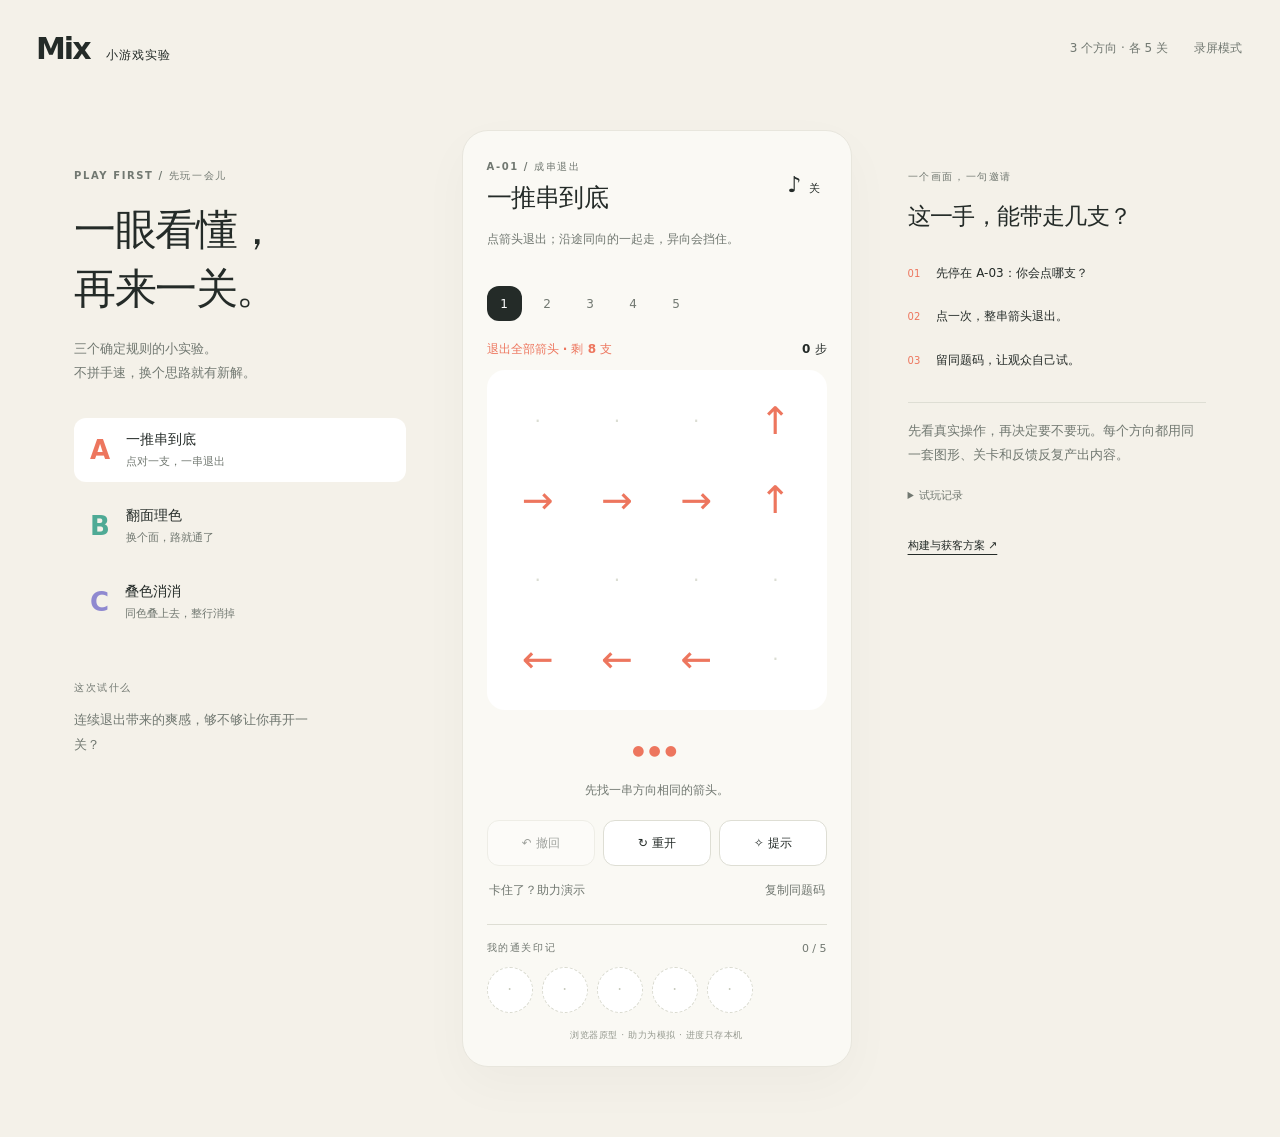
<file: games/round1.html>
<!doctype html><html lang="zh-CN"><head><meta charset="utf-8"><meta name="viewport" content="width=device-width,initial-scale=1,viewport-fit=cover"><meta name="theme-color" content="#f4f1e9"><title>Minigame · 三玩法试玩</title><link rel="icon" href="data:,"><style>:root{--paper:#f4f1e9;--surface:#fff;--ink:#242b28;--muted:#717871;--line:#deded4;--accent:#ed765e;--red:#ed765e;--green:#4eaa95;--purple:#8f89d0;--gold:#e7b751;font-family:"Noto Sans SC","PingFang SC","Microsoft YaHei",system-ui,sans-serif;color:var(--ink);background:var(--paper);font-synthesis:none}*{box-sizing:border-box}body{margin:0}button,a{-webkit-tap-highlight-color:transparent}button{font:inherit;color:inherit;border:1px solid var(--line);background:var(--surface);border-radius:12px;min-height:46px;cursor:pointer;touch-action:manipulation;transition:background .15s,transform .15s}button:hover:not(:disabled){background:#f5f4ef}button:active:not(:disabled){transform:scale(.97)}button:disabled{cursor:default;opacity:.42}button:focus-visible,a:focus-visible,summary:focus-visible{outline:3px solid var(--accent);outline-offset:3px}a{color:inherit;text-decoration:none}.mast{height:96px;max-width:1296px;margin:auto;display:flex;align-items:center;gap:24px;padding:0 36px}.brand{font-size:30px;font-weight:800;letter-spacing:-2px}.brand span{font-size:12px;letter-spacing:1px;font-weight:500;margin-left:16px}.edition{font-size:12px;color:var(--muted);margin-left:auto}.text-button{border:0;background:transparent;min-height:40px;padding:6px 2px;font-size:12px;color:var(--muted)}.layout{max-width:1180px;margin:34px auto 70px;display:grid;grid-template-columns:minmax(200px,1fr) 390px minmax(180px,.9fr);gap:56px;padding:0 24px;align-items:start}.eyebrow{font-size:10px;font-weight:700;letter-spacing:1.6px;color:var(--muted)}.intro{padding-top:34px}.intro h1{font-size:42px;line-height:1.4;letter-spacing:-1.5px;margin:18px 0}.intro p,.notes p{font-size:13px;line-height:1.9;color:var(--muted)}#game-nav{display:flex;flex-direction:column;gap:12px;margin-top:32px}.game-option{display:flex;align-items:center;text-align:left;padding:13px 16px;gap:16px;border:0;background:transparent}.game-option.current{background:#fff}.option-letter{font-size:26px;color:var(--option);font-weight:800}.option-name{display:block;font-size:14px;font-weight:700}.option-sub{font-size:11px;color:var(--muted);display:block;margin-top:5px}.aside-note{margin-top:42px;max-width:240px}.play-shell{width:100%;padding:24px;background:#faf9f4;border:1px solid #e8e6dd;border-radius:26px;box-shadow:0 18px 50px #292e2308}.game-head{display:flex;align-items:center;justify-content:space-between;gap:12px}.game-head h2{font-size:25px;margin:7px 0 0;letter-spacing:-.7px}.icon-button{border:0;min-width:46px;min-height:46px;background:transparent;font-size:22px}.icon-button span{font-size:11px}.rule{font-size:12px;line-height:1.75;min-height:42px;color:var(--muted);margin:15px 0}.levels{display:flex;gap:8px}.level{min-height:35px;width:35px;border:0;background:transparent;font-size:12px;color:var(--muted)}.level.current{background:var(--ink);color:white}.level.complete::after{content:'·';color:var(--accent);font-size:18px;line-height:0;display:block;position:relative;top:2px}.stats{display:flex;justify-content:space-between;font-size:12px;font-weight:600;margin:20px 0 12px}.stats span:first-child{color:var(--accent)}.stage{width:100%;aspect-ratio:1;background:white;border-radius:18px;display:flex;align-items:center;justify-content:center;position:relative;overflow:hidden}.board{display:grid;width:100%;height:100%;padding:14px;gap:5px;grid-template-columns:repeat(var(--size),1fr);grid-template-rows:repeat(var(--size),1fr)}.cell{border:0;min-height:0;min-width:0;padding:0;display:flex;align-items:center;justify-content:center;border-radius:10px;position:relative;background:#f3f2ec;transition:background .18s,transform .2s;aspect-ratio:1}.arrow{font-size:38px;line-height:1;color:var(--accent);background:white;font-weight:500}.arrow:hover:not(:disabled){background:#faf5f0}.arrow.empty{opacity:1;background:white;cursor:default;color:#dbddd3;font-size:20px}.arrow.empty:disabled{opacity:1}.blockcell{color:#fff;font-size:19px}.blockcell.empty{background:#f1f1ea}.color-0{background:var(--red)!important}.color-1{background:var(--green)!important}.color-2{background:var(--purple)!important}.color-3{background:var(--gold)!important}.color-0,.color-1,.color-2,.color-3{color:#fff}.shape-mark{font-size:11px;opacity:.9}.star{position:absolute;font-size:24px;text-shadow:0 1px 4px #0003;line-height:1}.blockcell.empty .star{color:#8f7836;text-shadow:none}.ghost-valid{outline:3px solid var(--accent);outline-offset:-3px;filter:brightness(1.07)}.ghost-invalid{outline:3px solid #dc354b;outline-offset:-3px}.tubes{display:flex;gap:12px;align-items:center;justify-content:center;width:100%;padding:26px 16px;flex-wrap:wrap}.tube-wrap{display:flex;flex-direction:column;align-items:center;gap:10px}.tube{width:58px;height:180px;display:flex;flex-direction:column-reverse;justify-content:flex-start;padding:5px;gap:3px;border:2px solid #d6d9cf;border-top:0;border-radius:2px 2px 19px 19px;background:transparent;position:relative;min-height:0}.tube:hover:not(:disabled){background:#fafaf5}.tube.selected{transform:translateY(-12px);border-color:var(--accent);box-shadow:0 8px 0 #00000005}.tube-label{font-size:10px;color:var(--muted)}.layer{height:calc((100% - (var(--capacity) - 1)*3px)/var(--capacity));width:100%;border-radius:5px;display:flex;align-items:center;justify-content:center;font-size:13px;flex-shrink:0}.special{min-height:56px;display:flex;align-items:center;justify-content:center;gap:8px;margin-top:12px}.flip{padding:0 24px;background:var(--ink);color:white;border:0}.flip:hover:not(:disabled){background:#3c4841}.pieces{display:flex;gap:12px}.piece{min-width:74px;min-height:64px;display:flex;align-items:center;justify-content:center;padding:8px;background:transparent}.piece.selected{border:2px solid var(--accent);background:white}.mini-grid{display:grid;gap:3px;grid-template-columns:repeat(var(--width),16px)}.mini-cell{width:16px;height:16px;border-radius:4px}.chance{font-size:14px;letter-spacing:4px;color:var(--accent)}.feedback{min-height:42px;line-height:1.7;text-align:center;font-size:12px;color:var(--muted);padding:2px 0 10px}.toolbar{display:flex;gap:8px}.toolbar button{flex:1;font-size:12px}.bottom-row{display:flex;justify-content:space-between;gap:10px;margin-top:4px}.stamp-row{border-top:1px solid var(--line);margin-top:14px;padding-top:16px}.stamp-row>div:first-child{display:flex;align-items:center;justify-content:space-between}#collection-count{font-size:11px;color:var(--muted)}#stamps{display:flex;gap:9px;margin-top:12px}.stamp{width:46px;height:46px;border:1px dashed #d9dacf;border-radius:50%;display:grid;place-items:center;color:#c9ccbf;font-size:15px}.stamp.earned{border:0;background:#fff;color:var(--accent)}.stamp svg{width:34px;height:34px}.prototype-note{text-align:center;font-size:9px;color:#94988e;margin:16px 0 0;letter-spacing:.5px}.notes{padding-top:35px}.notes h3{font-size:23px;line-height:1.6;letter-spacing:-.6px;margin:14px 0 28px}.film-lines{display:flex;flex-direction:column;gap:22px}.film-line{display:flex;gap:16px;font-size:12px;line-height:1.8}.film-line span{color:var(--accent);font-size:10px;white-space:nowrap;padding-top:2px}.tiny-rule{height:1px;background:var(--line);margin:30px 0 16px}.notes details{font-size:11px;color:var(--muted);margin:20px 0}.notes details button{padding:0 15px;font-size:12px}.research-link{font-size:11px;display:inline-block;margin-top:15px;text-decoration:underline;text-underline-offset:5px}.mobile-tabs{display:none}dialog{border:0;border-radius:22px;padding:28px;width:min(350px,calc(100vw - 32px));color:var(--ink);background:#faf9f4;box-shadow:0 20px 70px #1113}dialog::backdrop{background:#26332b70;backdrop-filter:blur(4px)}dialog h2{font-size:26px;margin:10px 0}dialog p{font-size:13px;color:var(--muted);line-height:1.8}dialog button{width:100%;margin-top:10px}.primary{background:var(--ink);color:white;border:0}.primary:hover:not(:disabled){background:#465248}.win-stamp{width:100px;margin:6px auto;color:var(--accent)}.win-stamp svg{width:100%;height:100%}.dialog-label{font-size:10px;letter-spacing:1px;color:var(--accent)}#particles{position:fixed;inset:0;pointer-events:none;z-index:20}.particle{position:absolute;width:8px;height:8px;border-radius:3px;background:var(--accent);animation:burst .55s ease-out forwards}@keyframes burst{to{transform:translate(var(--dx),var(--dy)) rotate(90deg);opacity:0}}.shake{animation:shake .2s ease-in-out}@keyframes shake{25%{transform:translateX(5px)}75%{transform:translateX(-5px)}}.hint-glow{box-shadow:inset 0 0 0 3px var(--accent);animation:glow .7s infinite alternate}@keyframes glow{to{filter:brightness(1.2)}}body.focus .mast,body.focus .intro,body.focus .notes,body.focus .mobile-tabs{display:none}body.focus .layout{display:block;width:390px;max-width:100%;padding:0;margin:16px auto}body.focus #focus-exit{display:block}#focus-exit{display:none;position:fixed;right:8px;top:8px;z-index:10;padding:8px;font-size:11px;background:#ffffffc9}@media(max-width:1000px){.layout{grid-template-columns:minmax(190px,1fr) 390px;max-width:850px;gap:40px}.notes{grid-column:1 / -1;display:none}}@media(max-width:650px){.mast{height:56px;padding:0 18px;gap:10px}.brand{font-size:23px}.brand span{font-size:10px;letter-spacing:0;margin-left:10px}.edition{display:none}.mast #focus{margin-left:auto;font-size:11px}.layout{display:block;padding:0 10px;margin:6px auto 28px;max-width:410px}.intro,.notes{display:none}.play-shell{padding:18px;border-radius:22px}.mobile-tabs{display:flex;gap:6px;margin-bottom:18px}.mobile-tabs button{flex:1;font-size:11px;min-height:36px;padding:0;border:0;background:transparent;color:var(--muted)}.mobile-tabs button.current{background:#e9e9df;color:var(--ink);font-weight:700}.game-head h2{font-size:23px}.rule{margin:12px 0;font-size:12px}.stats{margin-top:15px}.board{padding:12px;gap:4px}.arrow{font-size:34px}.stage{border-radius:16px}.tube{width:54px;height:170px}.tubes{gap:9px;padding:22px 8px}.special{margin-top:8px}.stamp{width:43px;height:43px}.prototype-note{font-size:9px}}@media(max-width:350px){.play-shell{padding:13px}.tube{width:48px;height:155px}.tubes{gap:8px}.arrow{font-size:29px}.toolbar button{font-size:11px}.game-head h2{font-size:21px}.mobile-tabs button{font-size:10px}.bottom-row .text-button{font-size:10px}}@media(prefers-reduced-motion:reduce){*,*::before,*::after{animation:none!important;transition:none!important}}
.exit-arrow{position:absolute;display:grid;place-items:center;font-size:34px;color:var(--accent);animation:arrow-exit .32s ease-in forwards;pointer-events:none}@keyframes arrow-exit{to{transform:translate(var(--dx),var(--dy));opacity:0}}
</style></head><body><header class="mast"><a class="brand" href="#arrows/1">Mix<span>小游戏实验</span></a><span class="edition">3 个方向 · 各 5 关</span><button id="focus" class="text-button">录屏模式</button></header><main class="layout"><aside class="intro"><span class="eyebrow">PLAY FIRST / 先玩一会儿</span><h1>一眼看懂，<br>再来一关。</h1><p>三个确定规则的小实验。<br>不拼手速，换个思路就有新解。</p><nav id="game-nav" aria-label="选择玩法"></nav><div class="aside-note"><span class="eyebrow">这次试什么</span><p id="question"></p></div></aside><section class="play-shell" aria-label="游戏区"><div class="mobile-tabs" id="mobile-nav"></div><div class="game-head"><div><span id="level-code" class="eyebrow"></span><h2 id="title"></h2></div><button id="sound" class="icon-button" aria-label="开启音效" aria-pressed="false">♪ <span>关</span></button></div><p id="rule" class="rule"></p><div class="levels" id="levels" aria-label="关卡"></div><div class="stats"><span id="goal-text"></span><span id="steps"></span></div><div id="stage" class="stage"></div><div id="special" class="special"></div><div id="feedback" class="feedback" role="status" aria-live="polite"></div><div class="toolbar"><button id="undo">↶ 撤回</button><button id="restart">↻ 重开</button><button id="hint">✧ 提示</button></div><div class="bottom-row"><button id="assist" class="text-button">卡住了？助力演示</button><button id="code" class="text-button">复制同题码</button></div><div class="stamp-row"><div><span class="eyebrow">我的通关印记</span><span id="collection-count"></span></div><div id="stamps"></div></div><p class="prototype-note">浏览器原型 · 助力为模拟 · 进度只存本机</p></section><aside class="notes"><span class="eyebrow">一个画面，一句邀请</span><h3 id="hook"></h3><div class="film-lines" id="film-lines"></div><div class="tiny-rule"></div><p>先看真实操作，再决定要不要玩。每个方向都用同一套图形、关卡和反馈反复产出内容。</p><details><summary>试玩记录</summary><p>仅在本机保存通关与操作事件，不上传。</p><button id="export">导出本机记录</button></details><a class="research-link" href="https://app.notion.com/p/3f04af51282e81b5b395e22eb9ca618e" target="_blank" rel="noopener">构建与获客方案 ↗</a></aside></main><dialog id="modal" aria-labelledby="modal-title"><div id="modal-body"></div></dialog><div id="particles" aria-hidden="true"></div><script type="module">const DIRS=[[1,0],[0,1],[-1,0],[0,-1]];
const clone=x=>JSON.parse(JSON.stringify(x));

function initial(level,micro=true){
 const s={...clone(level),micro,steps:0,mistakes:0,status:'playing',assisted:false};
 if(s.kind==='sort')s.flipsLeft=micro?s.flips:0;
 if(s.kind==='overlap')s.remaining=s.pieces.map((_,i)=>i);
 return s;
}

function arrowChain(s,index){
 const d=s.board[index];if(d==null)return null;
 let x=index%s.size,y=Math.floor(index/s.size);const chain=[index];
 const [dx,dy]=DIRS[d];x+=dx;y+=dy;
 while(x>=0&&y>=0&&x<s.size&&y<s.size){
  const i=y*s.size+x,other=s.board[i];
  if(other!=null){if(!s.micro||other!==d)return null;chain.push(i);}
  x+=dx;y+=dy;
 }
 return chain;
}

function canPour(s,from,to){
 if(from===to)return 0;
 const a=s.tubes[from],b=s.tubes[to];if(!a?.length||!b||b.length>=s.capacity)return 0;
 const color=a[a.length-1];if(b.length&&b[b.length-1]!==color)return 0;
 let n=1;while(n<a.length&&a[a.length-1-n]===color)n++;
 return Math.min(n,s.capacity-b.length);
}
const sortWon=s=>s.tubes.every(t=>t.length===0||(t.length===s.capacity&&t.every(c=>c===t[0])));
function placement(s,pieceIndex,x,y){
 if(!s.remaining.includes(pieceIndex))return null;
 const p=s.pieces[pieceIndex],cells=[];let fresh=0,overlap=0;
 for(const [dx,dy] of p.cells){
  const xx=x+dx,yy=y+dy;if(xx<0||yy<0||xx>=s.size||yy>=s.size)return null;
  const i=yy*s.size+xx,v=s.board[i];
  if(v!==-1&&(!s.micro||v!==p.color))return null;
  if(v===-1)fresh++;else overlap++;
  cells.push(i);
 }
 return fresh?{cells,overlap}:null;
}

function move(state,a){
 if(state.status!=='playing')return {state,event:{type:'ignored'}};
 const s=clone(state);
 if(s.kind==='arrows'){
  const chain=arrowChain(s,a.index);
  if(!chain){s.mistakes++;if(s.mistakes>=3)s.status='lost';return {state:s,event:{type:'blocked',index:a.index}};}
  chain.forEach(i=>s.board[i]=null);s.steps++;
  if(s.board.every(x=>x==null))s.status='won';
  return {state:s,event:{type:'clear',cells:chain,count:chain.length}};
 }
 if(s.kind==='sort'){
  if(a.type==='flip'){
   const t=s.tubes[a.index];if(!s.flipsLeft||!t?.length||t.every(x=>x===t[0]))return {state,event:{type:'invalid'}};
   t.reverse();s.flipsLeft--;s.steps++;
   if(sortWon(s))s.status='won';
   return {state:s,event:{type:'flip',index:a.index,count:t.length}};
  }
  const n=canPour(s,a.from,a.to);if(!n)return {state,event:{type:'invalid'}};
  const c=s.tubes[a.from].at(-1);s.tubes[a.from].splice(-n,n);s.tubes[a.to].push(...Array(n).fill(c));s.steps++;
  if(sortWon(s))s.status='won';
  return {state:s,event:{type:'pour',from:a.from,to:a.to,count:n}};
 }
 if(s.kind==='overlap'){
  const pl=placement(s,a.piece,a.x,a.y);if(!pl)return {state,event:{type:'invalid'}};
  pl.cells.forEach(i=>s.board[i]=s.pieces[a.piece].color);s.remaining=s.remaining.filter(i=>i!==a.piece);s.steps++;
  const full=new Set();
  for(let r=0;r<s.size;r++){
   const row=Array.from({length:s.size},(_,c)=>r*s.size+c);if(row.every(i=>s.board[i]!==-1))row.forEach(i=>full.add(i));
   const col=Array.from({length:s.size},(_,c)=>c*s.size+r);if(col.every(i=>s.board[i]!==-1))col.forEach(i=>full.add(i));
  }
  let stars=0;full.forEach(i=>{s.board[i]=-1;if(s.stars[i])stars++;s.stars[i]=false;});
  if(!s.stars.some(Boolean))s.status='won';
  else if(!s.remaining.length||!overlapMoves(s).length)s.status='lost';
  return {state:s,event:{type:'place',cells:[...full],placed:pl.cells,overlap:pl.overlap,stars,count:full.size}};
 }
 throw new Error('Unknown game');
}

function overlapMoves(s){
 const list=[];for(const piece of s.remaining)for(let y=0;y<s.size;y++)for(let x=0;x<s.size;x++)if(placement(s,piece,x,y))list.push({piece,x,y});return list;
}
function moves(s){
 if(s.status!=='playing')return [];
 if(s.kind==='arrows')return s.board.flatMap((v,index)=>v!=null&&arrowChain(s,index)?[{index}]:[]);
 if(s.kind==='overlap')return overlapMoves(s);
 const out=[];
 for(let from=0;from<s.tubes.length;from++)for(let to=0;to<s.tubes.length;to++)if(canPour(s,from,to))out.push({from,to});
 if(s.flipsLeft)for(let index=0;index<s.tubes.length;index++){const t=s.tubes[index];if(t.length>1&&!t.every(c=>c===t[0]))out.push({type:'flip',index});}
 return out;
}
function key(s){
 if(s.kind==='arrows')return s.board.map(x=>x==null?'.':x).join('');
 if(s.kind==='sort')return s.tubes.map(t=>t.join('')).sort().join('|')+'/'+s.flipsLeft;
 return s.board.join(',')+'|'+s.stars.map(Number).join('')+'|'+s.remaining.join(',');
}

function solve(start,limit=70000){
 if(start.status==='won')return {path:[],visited:1};
 const root=clone(start);root.status='playing';
 const nodes=[{s:root,parent:-1,action:null}],seen=new Set([key(root)]);let head=0;
 while(head<nodes.length&&head<limit){
  const node=nodes[head];
  let actions=moves(node.s);
  if(root.kind==='arrows')actions.sort((a,b)=>arrowChain(node.s,b.index).length-arrowChain(node.s,a.index).length);
  for(const a of actions){
   const next=move(node.s,a).state,k=key(next);if(seen.has(k)||next.status==='lost')continue;
   const ix=nodes.length;nodes.push({s:next,parent:head,action:a});seen.add(k);
   if(next.status==='won'){
    const path=[];let i=ix;while(nodes[i].parent!==-1){path.push(nodes[i].action);i=nodes[i].parent;}
    return {path:path.reverse(),visited:head+1};
   }
   if(root.kind==='arrows')break; // Monotone removal: a greedy witness, never claimed optimal.
  }
  head++;
 }
 return {path:null,visited:head,truncated:head>=limit};
}

function rescue(state){
 const s=clone(state);s.assisted=true;s.status='playing';
 if(s.kind==='arrows')s.mistakes=0;
 if(s.kind==='sort'){if(!s.extraTube){s.tubes.push([]);s.extraTube=true;}else return state;}
 return s;
}

const n=(size,fill)=>Array(size*size).fill(fill);
function arrows(id,size,rows){return {kind:'arrows',id,size,board:rows.flatMap(r=>r.split('').map(c=>c==='.'?null:Number(c))),flips:0};}
function blocks(id,rows,stars,pieces){return {kind:'overlap',id,size:5,board:rows.flat(),stars:n(5,false).map((_,i)=>stars.includes(i)),pieces};}
const H=(color,len=3)=>({color,cells:Array.from({length:len},(_,i)=>[i,0])});
const V=(color,len=2)=>({color,cells:Array.from({length:len},(_,i)=>[0,i])});
function generatedArrows(id,size,count,seed){
 const board=n(size,null);let x=seed>>>0;
 const rand=()=>{x^=x<<13;x^=x>>>17;x^=x<<5;return (x>>>0)/4294967296;};
 for(let k=0;k<count;k++){
  const options=[];
  for(let index=0;index<board.length;index++)if(board[index]===null)for(let d=0;d<4;d++){
   board[index]=d;if(arrowChain({board,size,micro:true},index))options.push([index,d]);board[index]=null;
  }
  if(!options.length)break;
  const [index,d]=options[Math.floor(rand()*options.length)];board[index]=d;
 }
 return {kind:'arrows',id,size,board};
}
const LEVELS={
 arrows:[
  arrows('A-01',4,['...3','0003','....','222.']),
  arrows('A-02',5,['..333','0003.','.13..','.1000','.1222']),
  generatedArrows('A-03',5,22,731),
  generatedArrows('A-04',6,30,618),
  generatedArrows('A-05',6,36,905)
 ],
 sort:[
  {kind:'sort',id:'B-01',capacity:3,flips:1,tubes:[[0,0,1],[1,1,0],[]]},
  {kind:'sort',id:'B-02',capacity:3,flips:1,tubes:[[1,0,0],[1,2,2],[1,2,0],[]]},
  {kind:'sort',id:'B-03',capacity:3,flips:1,tubes:[[2,1,2],[1,0,2],[1,0,0],[]]},
  {kind:'sort',id:'B-04',capacity:4,flips:1,tubes:[[0,2,2,0],[2,1,1,0],[0,2,1,1],[]]},
  {kind:'sort',id:'B-05',capacity:4,flips:1,tubes:[[0,1,1,2],[1,2,0,2],[1,2,0,0],[]]}
 ],
 overlap:[
  blocks('C-01',[[-1,-1,-1,-1,-1],[-1,-1,-1,-1,-1],[0,0,-1,0,0],[-1,-1,-1,-1,-1],[-1,-1,-1,-1,-1]],[10,14],[H(0,3)]),
  blocks('C-02',[[-1,-1,-1,-1,-1],[0,0,-1,0,0],[-1,-1,-1,-1,-1],[1,1,-1,1,1],[-1,-1,-1,-1,-1]],[5,19],[H(0),H(1)]),
  blocks('C-03',[[-1,-1,0,-1,-1],[-1,-1,0,-1,-1],[0,0,-1,0,0],[-1,-1,0,-1,-1],[-1,-1,0,-1,-1]],[2,10,14,22],[{color:0,cells:[[0,0],[1,0],[0,1]]}]),
  blocks('C-04',[[-1,-1,-1,-1,-1],[0,-1,0,0,0],[1,1,-1,1,1],[-1,-1,2,-1,-1],[-1,-1,-1,-1,-1]],[5,14],[H(0),{color:1,cells:[[0,0],[1,0],[1,1]]}]),
  blocks('C-05',[[-1,-1,-1,-1,-1],[0,-1,0,0,0],[1,1,-1,1,1],[2,2,2,2,-1],[-1,-1,-1,-1,3]],[5,14,16],[H(0),{color:1,cells:[[0,0],[1,0],[1,1]]},{color:2,cells:[[0,0],[1,0],[1,1]]}])
 ]
};
const INFO={
 arrows:{letter:'A',name:'一推串到底',subtitle:'点对一支，一串退出',rule:'点箭头退出；沿途同向的一起走，异向会挡住。',twist:'成串退出',color:'#ed765e',hook:'这一手，能带走几支？',question:'连续退出带来的爽感，够不够让你再开一关？'},
 sort:{letter:'B',name:'翻面理色',subtitle:'换个面，路就通了',rule:'点两支色管倒色；同色才能叠。选中色管后可翻面。',twist:'有限翻面',color:'#4eaa95',hook:'这瓶倒不动？翻个面试试。',question:'“原来还能这样解”的瞬间，是否值得多试一关？'},
 overlap:{letter:'C',name:'叠色消消',subtitle:'同色叠上去，整行消掉',rule:'选一块再点棋盘；同色能叠，铺满一行或一列收走星星。',twist:'同色叠放',color:'#8f89d0',hook:'这块真的放不下吗？',question:'同色叠放带来的新选择，是否清楚又有意思？'}
};

const $=s=>document.querySelector(s),symbols=['●','◆','▲','■'],arrowSymbols=['→','↓','←','↑'];
const STORE='mix-minigame-lab-v1';let saved={wins:{},events:[]};try{const x=JSON.parse(localStorage.getItem(STORE));if(x?.wins&&Array.isArray(x.events))saved=x;}catch{}
let kind='arrows',level=0,state,history=[],selected=null,piece=null,busy=false,sound=false,audioCtx=null,hintAction=null,run=0;
const films={arrows:['先停在 A-03：你会点哪支？','点一次，整串箭头退出。','留同题码，让观众自己试。'],sort:['展示 B-02 的色管布局。','翻一次面，再接着理顺。','这次你会先翻哪一管？'],overlap:['展示 C-03：看起来放不下。','同色叠进去，行列一起清。','用同题邀请，比较不同摆法。']};
function save(){try{localStorage.setItem(STORE,JSON.stringify(saved));}catch{}}
function log(event,data={}){saved.events.push({at:new Date().toISOString(),event,level:state?.id,...data});if(saved.events.length>2000)saved.events.splice(0,saved.events.length-2000);save();}
function stamp(id){const seed=[...id].reduce((s,c)=>s*31+c.charCodeAt(0),7)>>>0;let content='';for(let i=0;i<8;i++){const angle=i*45,r=9+(seed>>i)%8;content+=`<ellipse cx="32" cy="${32-r}" rx="${4+(seed>>i)%3}" ry="10" transform="rotate(${angle} 32 32)" fill="currentColor" opacity="${.4+i*.07}"/>`;}return `<svg viewBox="0 0 64 64" aria-hidden="true">${content}<circle cx="32" cy="32" r="5" fill="currentColor"/></svg>`;}
function toast(t){$('#feedback').textContent=t;}
function initAudio(){if(!sound)return;try{audioCtx??=new (window.AudioContext||window.webkitAudioContext)();if(audioCtx.state==='suspended')audioCtx.resume().catch(()=>{});}catch{sound=false;}}
function playTone(count=1,win=false){if(!sound)return;initAudio();if(!audioCtx)return;const notes=win?[0,4,7,12]:Array.from({length:Math.min(count,12)},(_,i)=>[0,4,7,9,12][i%5]);notes.forEach((n,i)=>{const t=audioCtx.currentTime+i*.065,o=audioCtx.createOscillator(),g=audioCtx.createGain();o.type='triangle';o.frequency.setValueAtTime(440*2**(n/12),t);o.frequency.exponentialRampToValueAtTime(330*2**(n/12),t+.07);g.gain.setValueAtTime(.0001,t);g.gain.exponentialRampToValueAtTime(.035,t+.004);g.gain.exponentialRampToValueAtTime(.0001,t+.12);o.connect(g);g.connect(audioCtx.destination);o.start(t);o.stop(t+.13);o.onended=()=>{o.disconnect();g.disconnect();};});}
function route(k,i){const h=`#${k}/${i+1}`;if(location.hash===h)start(k,i);else location.hash=h;}
function readRoute(){const [k,n]=location.hash.slice(1).split('/');start(LEVELS[k]?k:'arrows',Math.max(0,Math.min(4,(Number(n)||1)-1)));}
function start(k,i){run++;kind=k;level=i;state=initial(LEVELS[k][i]);history=[];selected=null;piece=kind==='overlap'?state.remaining[0]:null;hintAction=null;busy=false;$('#modal').close();$('#particles').replaceChildren();log('start');render();toast(kind==='arrows'?'先找一串方向相同的箭头。':kind==='sort'?'先点一支色管，再点要倒入的位置。':'已选中第一块，点棋盘放左上角。');}
function renderNav(){for(const id of ['#game-nav','#mobile-nav'])$(id).innerHTML=Object.entries(INFO).map(([k,v])=>id==='#game-nav'?`<button class="game-option ${kind===k?'current':''}" style="--option:${v.color}" data-game="${k}" aria-pressed="${kind===k}"><span class="option-letter">${v.letter}</span><span><span class="option-name">${v.name}</span><span class="option-sub">${v.subtitle}</span></span></button>`:`<button data-game="${k}" class="${kind===k?'current':''}" aria-pressed="${kind===k}">${v.letter} ${v.name}</button>`).join('');}
function render(){const info=INFO[kind];document.documentElement.style.setProperty('--accent',info.color);renderNav();$('#title').textContent=info.name;$('#level-code').textContent=`${state.id} / ${info.twist}`;$('#rule').textContent=info.rule;$('#question').textContent=info.question;$('#hook').textContent=info.hook;$('#film-lines').innerHTML=films[kind].map((t,i)=>`<div class="film-line"><span>0${i+1}</span><div>${t}</div></div>`).join('');$('#levels').innerHTML=LEVELS[kind].map((l,i)=>`<button data-level="${i}" class="level ${level===i?'current':''} ${saved.wins[l.id]?'complete':''}" aria-label="第${i+1}关" aria-pressed="${level===i}">${i+1}</button>`).join('');$('#steps').textContent=`${state.steps} 步`;
 $('#goal-text').textContent=kind==='arrows'?`退出全部箭头 · 剩 ${state.board.filter(x=>x!==null).length} 支`:kind==='sort'?'每管只留一种颜色':`收走全部星星 · 剩 ${state.stars.filter(Boolean).length} 颗`;
 if(kind==='arrows')$('#stage').innerHTML=`<div class="board" style="--size:${state.size}">${state.board.map((v,i)=>`<button data-cell="${i}" class="cell arrow ${v===null?'empty':''}" ${v===null?'disabled':''} aria-label="${Math.floor(i/state.size)+1}行${i%state.size+1}列${v===null?'空位':arrowSymbols[v]}">${v===null?'·':arrowSymbols[v]}</button>`).join('')}</div>`;
 if(kind==='sort')$('#stage').innerHTML=`<div class="tubes">${state.tubes.map((t,i)=>`<div class="tube-wrap"><button class="tube ${selected===i?'selected':''}" style="--capacity:${state.capacity}" data-tube="${i}" aria-label="色管${i+1}，从下到上${t.map(c=>symbols[c]).join('')||'空'}" aria-pressed="${selected===i}">${t.map(c=>`<span class="layer color-${c}">${symbols[c]}</span>`).join('')}</button><span class="tube-label">${i+1}</span></div>`).join('')}</div>`;
 if(kind==='overlap')$('#stage').innerHTML=`<div class="board" style="--size:${state.size}">${state.board.map((v,i)=>`<button data-cell="${i}" class="cell blockcell ${v===-1?'empty':`color-${v}`}" aria-label="${Math.floor(i/state.size)+1}行${i%state.size+1}列 ${v===-1?'空位':symbols[v]}${state.stars[i]?' 星星':''}">${v!==-1?`<span class="shape-mark">${symbols[v]}</span>`:''}${state.stars[i]?'<span class="star">★</span>':''}</button>`).join('')}</div>`;
 $('#special').innerHTML=kind==='arrows'?`<span class="chance" aria-label="剩余${3-state.mistakes}次失误机会">${'●'.repeat(3-state.mistakes)}${'○'.repeat(state.mistakes)}</span>`:kind==='sort'?`<button class="flip" id="flip" ${selected===null||!state.flipsLeft||!state.tubes[selected]?.length||state.tubes[selected].every(c=>c===state.tubes[selected][0])?'disabled':''}>翻面 ↕ · 剩 ${state.flipsLeft} 次</button>`:`<div class="pieces">${state.remaining.map(p=>{const obj=state.pieces[p],w=Math.max(...obj.cells.map(c=>c[0]))+1,h=Math.max(...obj.cells.map(c=>c[1]))+1;return `<button class="piece ${piece===p?'selected':''}" data-piece="${p}" aria-label="方块${p+1} ${symbols[obj.color]}" aria-pressed="${piece===p}"><span class="mini-grid" style="--width:${w}">${Array.from({length:w*h},(_,i)=>`<span class="mini-cell ${obj.cells.some(([x,y])=>x===i%w&&y===Math.floor(i/w))?'color-'+obj.color:''}"></span>`).join('')}</span></button>`;}).join('')}</div>`;
 $('#undo').disabled=!history.length;$('#hint').disabled=state.status!=='playing';$('#assist').disabled=kind==='sort'&&state.extraTube||kind==='overlap'&&!history.length;$('#collection-count').textContent=`${LEVELS[kind].filter(l=>saved.wins[l.id]).length} / 5`;$('#stamps').innerHTML=LEVELS[kind].map((l,i)=>`<button class="stamp ${saved.wins[l.id]?'earned':''}" data-level="${i}" title="${l.id} ${saved.wins[l.id]?'已通关':'未通关'}" aria-label="${l.id} ${saved.wins[l.id]?'已通关':'未通关'}">${saved.wins[l.id]?stamp(l.id):'·'}</button>`).join('');
}
function particles(event,rects){if(matchMedia('(prefers-reduced-motion: reduce)').matches)return;for(const [j,r]of rects.slice(0,12).entries())for(let i=0;i<3;i++){const el=document.createElement('span');el.className='particle';el.style.cssText=`left:${r.x+r.width/2}px;top:${r.y+r.height/2}px;--dx:${Math.cos(i*2.1+j)*36}px;--dy:${-20-Math.sin(i+j)*35}px;animation-delay:${j*.025}s`;$('#particles').append(el);setTimeout(()=>el.remove(),1000);}if(event.type==='clear'&&history.length){const prev=history.at(-1),d=prev.board[event.cells[0]],boardRect=$('#stage').getBoundingClientRect();rects.forEach((r,j)=>{const el=document.createElement('span');el.className='exit-arrow';el.textContent=arrowSymbols[d];const dx=d===0?boardRect.right-r.x:d===2?boardRect.left-r.x-30:0,dy=d===1?boardRect.bottom-r.y:d===3?boardRect.top-r.y-30:0;el.style.cssText=`left:${r.x}px;top:${r.y}px;width:${r.width}px;height:${r.height}px;--dx:${dx}px;--dy:${dy}px;animation-delay:${j*.04}s`;$('#particles').append(el);setTimeout(()=>el.remove(),1000);});}}
function act(a){if(busy||state.status!=='playing')return;hintAction=null;const result=move(state,a),ev=result.event;const rects=(ev.cells||ev.placed||[]).map(i=>$(`[data-cell="${i}"]`)?.getBoundingClientRect()).filter(Boolean);if(result.state===state){toast(kind==='sort'?'这里只能倒入同色或空管；再点选中的管可取消。':'这里放不下；同色可叠，也要覆盖至少一格空位。');$('#stage').classList.add('shake');setTimeout(()=>$('#stage').classList.remove('shake'),240);log('invalid');return;}history.push(clone(state));state=result.state;selected=null;if(kind==='overlap')piece=state.remaining[0]??null;render();particles(ev,rects);log(ev.type,{steps:state.steps,count:ev.count??0});playTone(ev.count||1);
 const messages={blocked:`前面被挡住了，还能失误 ${3-state.mistakes} 次。`,clear:`一手带走 ${ev.count} 支${ev.count>1?'，连起来了！':'。'}`,flip:'上下翻过来了，再看看能怎么倒。',pour:`理顺 ${ev.count} 格。`,place:ev.stars?`收走 ${ev.stars} 颗星${ev.overlap?'，同色叠得正好！':'！'}`:'放好了，下一块放哪里？'};toast(messages[ev.type]||'');if(state.status==='won'){const old=saved.wins[state.id];saved.wins[state.id]={best:Math.min(old?.best??Infinity,state.steps),assisted:state.assisted&&old?.assisted!==false};save();log('win',{steps:state.steps,assisted:state.assisted});render();playTone(1,true);const token=run;setTimeout(()=>{if(token===run&&state.status==='won')showWin();},280);}else if(state.status==='lost')showLost();else if(kind==='sort'&&!moves(state).length)toast('暂时没有合法操作。可以撤回，也可以重开原题。');}
function modal(html){$('#modal-body').innerHTML=html;if(!$('#modal').open)$('#modal').showModal();}
function showWin(){modal(`<span class="dialog-label">${state.id} · 新的印记</span><div class="win-stamp">${stamp(state.id)}</div><h2 id="modal-title">这关，理顺了。</h2><p>${state.steps} 步通关${state.assisted?' · 使用了提示或助力':''}。${level<4?'换一张题，再试一次。':'五关都能随时重玩，也可以换个方向。'}</p><button class="primary" data-modal="next">${level<4?'下一关':'换个玩法'}</button><button data-modal="restart">重玩本关</button><button class="text-button" data-modal="close">看看我的印记</button>`);}
function showLost(){modal('<span class="dialog-label">本关进度已保留</span><h2 id="modal-title">换个顺序试试。</h2><p>撤回一步，或重开同一道题。</p><button class="primary" data-modal="undo">撤回一步</button><button data-modal="restart">重开本关</button><button class="text-button" data-modal="assist">查看助力演示</button>');}
function undo(){if(!history.length)return;run++;state=history.pop();selected=null;hintAction=null;piece=state.remaining?.[0]??null;$('#modal').close();render();toast('退回上一步。');log('undo');}
function offerAssist(){if(kind==='sort'&&state.extraTube){toast('本局已增加一支空管。');return;}if(kind==='overlap'&&!history.length){toast('先下一步棋，再体验撤回助力。');return;}const text=kind==='arrows'?'恢复 3 次失误机会，保留已经退出的箭头。':kind==='sort'?'本局增加一支空管，保留已经整理的颜色。':'撤回上一步，保留更早的操作。';log('assist_offer',{simulated:true});modal(`<span class="dialog-label">模拟激励广告 · 不产生收入</span><h2 id="modal-title">${kind==='sort'?'多一个空位':kind==='arrows'?'继续这一局':'再想一步'}</h2><p>${text}</p><p>这是奖励流程演示。取消不会发放奖励。</p><button class="primary" data-modal="complete-ad">模拟完成，领取助力</button><button data-modal="cancel-ad">取消</button>`);}
function hint(){if(busy||state.status!=='playing')return;busy=true;toast('在找一条通路…');const token=run;setTimeout(()=>{if(token!==run)return;const answer=solve(state,20000);busy=false;if(!answer.path?.length){toast(answer.truncated?'这一步还没找到解法，试着撤回。':'这条路走不通了；撤回或重开原题再试。');return;}state.assisted=true;hintAction=answer.path[0];render();if(kind==='arrows'){$(`[data-cell="${hintAction.index}"]`)?.classList.add('hint-glow');toast('试试发光的箭头。');}if(kind==='sort'){if(hintAction.type==='flip'){selected=hintAction.index;render();$('#flip')?.classList.add('hint-glow');toast(`翻一下第 ${hintAction.index+1} 支色管。`);}else{$(`[data-tube="${hintAction.from}"]`)?.classList.add('hint-glow');$(`[data-tube="${hintAction.to}"]`)?.classList.add('hint-glow');toast(`第 ${hintAction.from+1} 管 → 第 ${hintAction.to+1} 管。`);}}if(kind==='overlap'){piece=hintAction.piece;render();$(`[data-cell="${hintAction.y*state.size+hintAction.x}"]`)?.classList.add('hint-glow');toast('用已选方块，点发光格作为左上角。');}log('hint');},20);}
document.addEventListener('click',e=>{const b=e.target.closest('button');if(!b)return;initAudio();if(b.dataset.game)route(b.dataset.game,0);else if(b.dataset.level!==undefined)route(kind,Number(b.dataset.level));else if(b.dataset.cell!==undefined){const i=Number(b.dataset.cell);if(kind==='arrows')act({index:i});else if(kind==='overlap'&&piece!==null)act({piece,x:i%state.size,y:Math.floor(i/state.size)});}else if(b.dataset.tube!==undefined){if(state.status!=='playing')return;const i=Number(b.dataset.tube);if(selected===null){selected=i;render();toast(`已选第 ${i+1} 管；再点目标管，或翻面。`);}else if(selected===i){selected=null;render();toast('已取消选择。');}else act({from:selected,to:i});}else if(b.dataset.piece!==undefined){piece=Number(b.dataset.piece);render();toast('点棋盘，把方块左上角放在那一格。');}else if(b.id==='flip'&&selected!==null)act({type:'flip',index:selected});else if(b.dataset.modal){const action=b.dataset.modal;if(action==='close')$('#modal').close();if(action==='restart')start(kind,level);if(action==='next')level<4?route(kind,level+1):route(Object.keys(INFO)[(Object.keys(INFO).indexOf(kind)+1)%3],0);if(action==='undo')undo();if(action==='assist')offerAssist();if(action==='cancel-ad'){log('assist_cancel',{simulated:true});$('#modal').close();}if(action==='complete-ad'){if(kind==='overlap')undo();else{history.push(clone(state));state=rescue(state);render();}state.assisted=true;$('#modal').close();toast('模拟助力已发放，继续这一局。');log('assist_reward',{simulated:true});}}});
$('#stage').addEventListener('pointerover',e=>{if(kind!=='overlap'||piece===null)return;const b=e.target.closest('[data-cell]');if(!b)return;document.querySelectorAll('.ghost-valid,.ghost-invalid').forEach(n=>n.classList.remove('ghost-valid','ghost-invalid'));const i=Number(b.dataset.cell),x=i%state.size,y=Math.floor(i/state.size),ok=placement(state,piece,x,y);for(const [dx,dy] of state.pieces[piece].cells){if(x+dx<state.size&&y+dy<state.size)$(`[data-cell="${(y+dy)*state.size+x+dx}"]`)?.classList.add(ok?'ghost-valid':'ghost-invalid');}});
$('#stage').addEventListener('pointerleave',()=>document.querySelectorAll('.ghost-valid,.ghost-invalid').forEach(n=>n.classList.remove('ghost-valid','ghost-invalid')));
$('#undo').onclick=undo;$('#restart').onclick=()=>start(kind,level);$('#hint').onclick=hint;$('#assist').onclick=offerAssist;$('#sound').onclick=()=>{sound=!sound;$('#sound').setAttribute('aria-pressed',String(sound));$('#sound').setAttribute('aria-label',sound?'关闭音效':'开启音效');$('#sound span').textContent=sound?'开':'关';if(sound)playTone(3);};
const exit=document.createElement('button');exit.id='focus-exit';exit.textContent='退出录屏';document.body.append(exit);$('#focus').onclick=()=>document.body.classList.add('focus');exit.onclick=()=>document.body.classList.remove('focus');
$('#code').onclick=async()=>{const text=`${INFO[kind].name} · 同题码 ${state.id}`;try{await navigator.clipboard.writeText(text);toast('同题码已复制。');}catch{toast(text);}log('copy_code');};
$('#export').onclick=()=>{const url=URL.createObjectURL(new Blob([JSON.stringify(saved,null,2)],{type:'application/json'})),a=document.createElement('a');a.href=url;a.download='minigame-local-playlog.json';a.click();setTimeout(()=>URL.revokeObjectURL(url),1000);};
window.__lab={snapshot:()=>clone(state),hint:()=>clone(hintAction),events:()=>clone(saved.events),wins:()=>clone(saved.wins)};
window.addEventListener('hashchange',readRoute);readRoute();
</script></body></html>
</file>
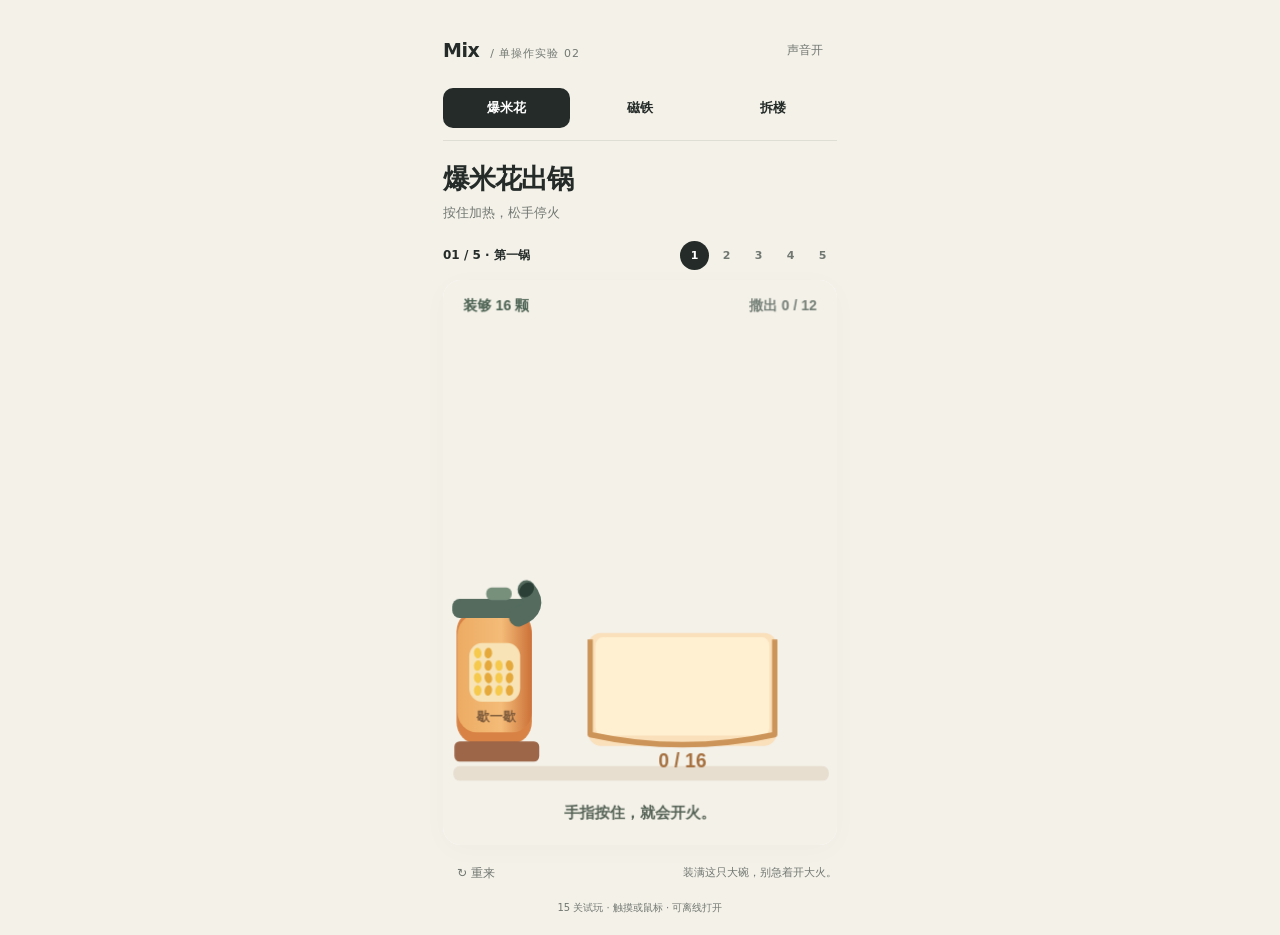
<file: games/round2.html>
<!doctype html><html lang="zh-CN"><head><meta charset="utf-8"><meta name="viewport" content="width=device-width,initial-scale=1,viewport-fit=cover"><title>Mix · 单操作实验 02</title><link rel="icon" href="data:,"><style>:root{--paper:#f4f1e9;--ink:#242b28;--muted:#717871;--line:#deded4;--coral:#ed765e;--mint:#4eaa95;--gold:#e7b751;--violet:#8f89d0}*{box-sizing:border-box}body{margin:0;background:var(--paper);color:var(--ink);font-family:"PingFang SC","Noto Sans SC",system-ui,sans-serif}main{max-width:430px;margin:auto;padding:18px 18px 12px}header{display:flex;justify-content:space-between;align-items:center;margin-bottom:18px}.brand{font-weight:800;font-size:19px;letter-spacing:-.5px}.brand span{font-size:11px;font-weight:500;letter-spacing:1px;margin-left:5px;color:var(--muted)}button{font:inherit;border:0;cursor:pointer;color:var(--ink);background:#fff;min-height:40px;border-radius:10px;padding:8px 14px;touch-action:manipulation}button:focus-visible{outline:3px solid var(--coral);outline-offset:2px}.quiet{background:transparent;color:var(--muted);font-size:12px}nav{display:grid;grid-template-columns:repeat(3,1fr);gap:6px;border-bottom:1px solid var(--line);padding-bottom:12px}nav button{font-size:13px;font-weight:650;background:transparent}nav button[aria-selected=true]{background:var(--ink);color:white}h1{font-size:27px;letter-spacing:-1px;margin:20px 0 6px}.heading p{font-size:13px;color:var(--muted);margin:0 0 18px;line-height:1.5}.levelbar{display:flex;justify-content:space-between;align-items:center;margin-bottom:10px;gap:8px;font-size:12px;font-weight:600}#levels{display:flex;gap:3px}#levels button{border-radius:50%;padding:0;width:29px;min-height:29px;font-size:11px;background:transparent;color:var(--muted)}#levels button.active{background:var(--ink);color:#fff}.stage{position:relative;background:#fff;border-radius:18px;overflow:hidden;box-shadow:0 5px 28px #242b2806}canvas{display:block;width:100%;height:auto;aspect-ratio:39/56;touch-action:none;user-select:none;-webkit-user-select:none;outline:none}footer{display:flex;justify-content:space-between;align-items:center;gap:12px;padding-top:8px}footer span{font-size:11px;color:var(--muted);text-align:right;max-width:280px;line-height:1.5}.note{text-align:center;font-size:10px;color:var(--muted);margin:8px 0}#overlay{position:absolute;inset:0;background:#f4f1e9dd;backdrop-filter:blur(7px);display:flex;align-items:center;justify-content:center;padding:24px}#overlay[hidden]{display:none}.result{text-align:center;width:100%}.result h2{font-size:30px;margin:10px 0}.result p{font-size:14px;line-height:1.8;max-width:285px;margin:0 auto 24px}.result>span{font-size:11px;color:var(--muted);letter-spacing:3px}.result button{display:block;min-width:160px;margin:8px auto}.result #next{background:var(--ink);color:#fff;font-weight:600}@media(max-width:359px){main{padding:12px}.brand span{letter-spacing:0}nav button{padding:7px;font-size:12px}h1{font-size:24px}}@media(min-width:700px){main{padding-top:30px}}
[hidden]{display:none!important}
</style></head><body>
<main><header><span class="brand">Mix <span>/ 单操作实验 02</span></span><button id="sound" class="quiet" aria-label="切换声音">声音开</button></header>
<nav id="games" aria-label="选择玩法"></nav><section class="heading"><h1 id="title"></h1><p id="operation"></p></section>
<div class="levelbar"><span id="levelname"></span><div id="levels" aria-label="选择关卡"></div></div>
<div class="stage"><canvas id="canvas" width="390" height="560" tabindex="0" aria-label="单指游戏画布"></canvas><div id="overlay" hidden><div class="result"><span id="result-kicker"></span><h2 id="result-title"></h2><p id="result-copy"></p><button id="next">下一关</button><button id="again" class="quiet">再试一次</button></div></div></div>
<footer><button id="restart" class="quiet">↻ 重来</button><span id="hint"></span></footer><p class="note">15 关试玩 · 触摸或鼠标 · 可离线打开</p>
</main><script>/*!
 * matter-js 0.20.0 by @liabru
 * http://brm.io/matter-js/
 * License MIT
 */
!function(e,t){"object"==typeof exports&&"object"==typeof module?module.exports=t():"function"==typeof define&&define.amd?define("Matter",[],t):"object"==typeof exports?exports.Matter=t():e.Matter=t()}(this,(function(){return function(e){var t={};function n(o){if(t[o])return t[o].exports;var i=t[o]={i:o,l:!1,exports:{}};return e[o].call(i.exports,i,i.exports,n),i.l=!0,i.exports}return n.m=e,n.c=t,n.d=function(e,t,o){n.o(e,t)||Object.defineProperty(e,t,{enumerable:!0,get:o})},n.r=function(e){"undefined"!=typeof Symbol&&Symbol.toStringTag&&Object.defineProperty(e,Symbol.toStringTag,{value:"Module"}),Object.defineProperty(e,"__esModule",{value:!0})},n.t=function(e,t){if(1&t&&(e=n(e)),8&t)return e;if(4&t&&"object"==typeof e&&e&&e.__esModule)return e;var o=Object.create(null);if(n.r(o),Object.defineProperty(o,"default",{enumerable:!0,value:e}),2&t&&"string"!=typeof e)for(var i in e)n.d(o,i,function(t){return e[t]}.bind(null,i));return o},n.n=function(e){var t=e&&e.__esModule?function(){return e.default}:function(){return e};return n.d(t,"a",t),t},n.o=function(e,t){return Object.prototype.hasOwnProperty.call(e,t)},n.p="",n(n.s=20)}([function(e,t){var n={};e.exports=n,function(){n._baseDelta=1e3/60,n._nextId=0,n._seed=0,n._nowStartTime=+new Date,n._warnedOnce={},n._decomp=null,n.extend=function(e,t){var o,i;"boolean"==typeof t?(o=2,i=t):(o=1,i=!0);for(var r=o;r<arguments.length;r++){var a=arguments[r];if(a)for(var s in a)i&&a[s]&&a[s].constructor===Object?e[s]&&e[s].constructor!==Object?e[s]=a[s]:(e[s]=e[s]||{},n.extend(e[s],i,a[s])):e[s]=a[s]}return e},n.clone=function(e,t){return n.extend({},t,e)},n.keys=function(e){if(Object.keys)return Object.keys(e);var t=[];for(var n in e)t.push(n);return t},n.values=function(e){var t=[];if(Object.keys){for(var n=Object.keys(e),o=0;o<n.length;o++)t.push(e[n[o]]);return t}for(var i in e)t.push(e[i]);return t},n.get=function(e,t,n,o){t=t.split(".").slice(n,o);for(var i=0;i<t.length;i+=1)e=e[t[i]];return e},n.set=function(e,t,o,i,r){var a=t.split(".").slice(i,r);return n.get(e,t,0,-1)[a[a.length-1]]=o,o},n.shuffle=function(e){for(var t=e.length-1;t>0;t--){var o=Math.floor(n.random()*(t+1)),i=e[t];e[t]=e[o],e[o]=i}return e},n.choose=function(e){return e[Math.floor(n.random()*e.length)]},n.isElement=function(e){return"undefined"!=typeof HTMLElement?e instanceof HTMLElement:!!(e&&e.nodeType&&e.nodeName)},n.isArray=function(e){return"[object Array]"===Object.prototype.toString.call(e)},n.isFunction=function(e){return"function"==typeof e},n.isPlainObject=function(e){return"object"==typeof e&&e.constructor===Object},n.isString=function(e){return"[object String]"===toString.call(e)},n.clamp=function(e,t,n){return e<t?t:e>n?n:e},n.sign=function(e){return e<0?-1:1},n.now=function(){if("undefined"!=typeof window&&window.performance){if(window.performance.now)return window.performance.now();if(window.performance.webkitNow)return window.performance.webkitNow()}return Date.now?Date.now():new Date-n._nowStartTime},n.random=function(t,n){return n=void 0!==n?n:1,(t=void 0!==t?t:0)+e()*(n-t)};var e=function(){return n._seed=(9301*n._seed+49297)%233280,n._seed/233280};n.colorToNumber=function(e){return 3==(e=e.replace("#","")).length&&(e=e.charAt(0)+e.charAt(0)+e.charAt(1)+e.charAt(1)+e.charAt(2)+e.charAt(2)),parseInt(e,16)},n.logLevel=1,n.log=function(){console&&n.logLevel>0&&n.logLevel<=3&&console.log.apply(console,["matter-js:"].concat(Array.prototype.slice.call(arguments)))},n.info=function(){console&&n.logLevel>0&&n.logLevel<=2&&console.info.apply(console,["matter-js:"].concat(Array.prototype.slice.call(arguments)))},n.warn=function(){console&&n.logLevel>0&&n.logLevel<=3&&console.warn.apply(console,["matter-js:"].concat(Array.prototype.slice.call(arguments)))},n.warnOnce=function(){var e=Array.prototype.slice.call(arguments).join(" ");n._warnedOnce[e]||(n.warn(e),n._warnedOnce[e]=!0)},n.deprecated=function(e,t,o){e[t]=n.chain((function(){n.warnOnce("🔅 deprecated 🔅",o)}),e[t])},n.nextId=function(){return n._nextId++},n.indexOf=function(e,t){if(e.indexOf)return e.indexOf(t);for(var n=0;n<e.length;n++)if(e[n]===t)return n;return-1},n.map=function(e,t){if(e.map)return e.map(t);for(var n=[],o=0;o<e.length;o+=1)n.push(t(e[o]));return n},n.topologicalSort=function(e){var t=[],o=[],i=[];for(var r in e)o[r]||i[r]||n._topologicalSort(r,o,i,e,t);return t},n._topologicalSort=function(e,t,o,i,r){var a=i[e]||[];o[e]=!0;for(var s=0;s<a.length;s+=1){var l=a[s];o[l]||(t[l]||n._topologicalSort(l,t,o,i,r))}o[e]=!1,t[e]=!0,r.push(e)},n.chain=function(){for(var e=[],t=0;t<arguments.length;t+=1){var n=arguments[t];n._chained?e.push.apply(e,n._chained):e.push(n)}var o=function(){for(var t,n=new Array(arguments.length),o=0,i=arguments.length;o<i;o++)n[o]=arguments[o];for(o=0;o<e.length;o+=1){var r=e[o].apply(t,n);void 0!==r&&(t=r)}return t};return o._chained=e,o},n.chainPathBefore=function(e,t,o){return n.set(e,t,n.chain(o,n.get(e,t)))},n.chainPathAfter=function(e,t,o){return n.set(e,t,n.chain(n.get(e,t),o))},n.setDecomp=function(e){n._decomp=e},n.getDecomp=function(){var e=n._decomp;try{e||"undefined"==typeof window||(e=window.decomp),e||"undefined"==typeof global||(e=global.decomp)}catch(t){e=null}return e}}()},function(e,t){var n={};e.exports=n,n.create=function(e){var t={min:{x:0,y:0},max:{x:0,y:0}};return e&&n.update(t,e),t},n.update=function(e,t,n){e.min.x=1/0,e.max.x=-1/0,e.min.y=1/0,e.max.y=-1/0;for(var o=0;o<t.length;o++){var i=t[o];i.x>e.max.x&&(e.max.x=i.x),i.x<e.min.x&&(e.min.x=i.x),i.y>e.max.y&&(e.max.y=i.y),i.y<e.min.y&&(e.min.y=i.y)}n&&(n.x>0?e.max.x+=n.x:e.min.x+=n.x,n.y>0?e.max.y+=n.y:e.min.y+=n.y)},n.contains=function(e,t){return t.x>=e.min.x&&t.x<=e.max.x&&t.y>=e.min.y&&t.y<=e.max.y},n.overlaps=function(e,t){return e.min.x<=t.max.x&&e.max.x>=t.min.x&&e.max.y>=t.min.y&&e.min.y<=t.max.y},n.translate=function(e,t){e.min.x+=t.x,e.max.x+=t.x,e.min.y+=t.y,e.max.y+=t.y},n.shift=function(e,t){var n=e.max.x-e.min.x,o=e.max.y-e.min.y;e.min.x=t.x,e.max.x=t.x+n,e.min.y=t.y,e.max.y=t.y+o}},function(e,t){var n={};e.exports=n,n.create=function(e,t){return{x:e||0,y:t||0}},n.clone=function(e){return{x:e.x,y:e.y}},n.magnitude=function(e){return Math.sqrt(e.x*e.x+e.y*e.y)},n.magnitudeSquared=function(e){return e.x*e.x+e.y*e.y},n.rotate=function(e,t,n){var o=Math.cos(t),i=Math.sin(t);n||(n={});var r=e.x*o-e.y*i;return n.y=e.x*i+e.y*o,n.x=r,n},n.rotateAbout=function(e,t,n,o){var i=Math.cos(t),r=Math.sin(t);o||(o={});var a=n.x+((e.x-n.x)*i-(e.y-n.y)*r);return o.y=n.y+((e.x-n.x)*r+(e.y-n.y)*i),o.x=a,o},n.normalise=function(e){var t=n.magnitude(e);return 0===t?{x:0,y:0}:{x:e.x/t,y:e.y/t}},n.dot=function(e,t){return e.x*t.x+e.y*t.y},n.cross=function(e,t){return e.x*t.y-e.y*t.x},n.cross3=function(e,t,n){return(t.x-e.x)*(n.y-e.y)-(t.y-e.y)*(n.x-e.x)},n.add=function(e,t,n){return n||(n={}),n.x=e.x+t.x,n.y=e.y+t.y,n},n.sub=function(e,t,n){return n||(n={}),n.x=e.x-t.x,n.y=e.y-t.y,n},n.mult=function(e,t){return{x:e.x*t,y:e.y*t}},n.div=function(e,t){return{x:e.x/t,y:e.y/t}},n.perp=function(e,t){return{x:(t=!0===t?-1:1)*-e.y,y:t*e.x}},n.neg=function(e){return{x:-e.x,y:-e.y}},n.angle=function(e,t){return Math.atan2(t.y-e.y,t.x-e.x)},n._temp=[n.create(),n.create(),n.create(),n.create(),n.create(),n.create()]},function(e,t,n){var o={};e.exports=o;var i=n(2),r=n(0);o.create=function(e,t){for(var n=[],o=0;o<e.length;o++){var i=e[o],r={x:i.x,y:i.y,index:o,body:t,isInternal:!1};n.push(r)}return n},o.fromPath=function(e,t){var n=[];return e.replace(/L?\s*([-\d.e]+)[\s,]*([-\d.e]+)*/gi,(function(e,t,o){n.push({x:parseFloat(t),y:parseFloat(o)})})),o.create(n,t)},o.centre=function(e){for(var t,n,r,a=o.area(e,!0),s={x:0,y:0},l=0;l<e.length;l++)r=(l+1)%e.length,t=i.cross(e[l],e[r]),n=i.mult(i.add(e[l],e[r]),t),s=i.add(s,n);return i.div(s,6*a)},o.mean=function(e){for(var t={x:0,y:0},n=0;n<e.length;n++)t.x+=e[n].x,t.y+=e[n].y;return i.div(t,e.length)},o.area=function(e,t){for(var n=0,o=e.length-1,i=0;i<e.length;i++)n+=(e[o].x-e[i].x)*(e[o].y+e[i].y),o=i;return t?n/2:Math.abs(n)/2},o.inertia=function(e,t){for(var n,o,r=0,a=0,s=e,l=0;l<s.length;l++)o=(l+1)%s.length,r+=(n=Math.abs(i.cross(s[o],s[l])))*(i.dot(s[o],s[o])+i.dot(s[o],s[l])+i.dot(s[l],s[l])),a+=n;return t/6*(r/a)},o.translate=function(e,t,n){n=void 0!==n?n:1;var o,i=e.length,r=t.x*n,a=t.y*n;for(o=0;o<i;o++)e[o].x+=r,e[o].y+=a;return e},o.rotate=function(e,t,n){if(0!==t){var o,i,r,a,s=Math.cos(t),l=Math.sin(t),c=n.x,u=n.y,d=e.length;for(a=0;a<d;a++)i=(o=e[a]).x-c,r=o.y-u,o.x=c+(i*s-r*l),o.y=u+(i*l+r*s);return e}},o.contains=function(e,t){for(var n,o=t.x,i=t.y,r=e.length,a=e[r-1],s=0;s<r;s++){if(n=e[s],(o-a.x)*(n.y-a.y)+(i-a.y)*(a.x-n.x)>0)return!1;a=n}return!0},o.scale=function(e,t,n,r){if(1===t&&1===n)return e;var a,s;r=r||o.centre(e);for(var l=0;l<e.length;l++)a=e[l],s=i.sub(a,r),e[l].x=r.x+s.x*t,e[l].y=r.y+s.y*n;return e},o.chamfer=function(e,t,n,o,a){t="number"==typeof t?[t]:t||[8],n=void 0!==n?n:-1,o=o||2,a=a||14;for(var s=[],l=0;l<e.length;l++){var c=e[l-1>=0?l-1:e.length-1],u=e[l],d=e[(l+1)%e.length],p=t[l<t.length?l:t.length-1];if(0!==p){var f=i.normalise({x:u.y-c.y,y:c.x-u.x}),v=i.normalise({x:d.y-u.y,y:u.x-d.x}),m=Math.sqrt(2*Math.pow(p,2)),y=i.mult(r.clone(f),p),g=i.normalise(i.mult(i.add(f,v),.5)),x=i.sub(u,i.mult(g,m)),h=n;-1===n&&(h=1.75*Math.pow(p,.32)),(h=r.clamp(h,o,a))%2==1&&(h+=1);for(var b=Math.acos(i.dot(f,v))/h,S=0;S<h;S++)s.push(i.add(i.rotate(y,b*S),x))}else s.push(u)}return s},o.clockwiseSort=function(e){var t=o.mean(e);return e.sort((function(e,n){return i.angle(t,e)-i.angle(t,n)})),e},o.isConvex=function(e){var t,n,o,i,r=0,a=e.length;if(a<3)return null;for(t=0;t<a;t++)if(o=(t+2)%a,i=(e[n=(t+1)%a].x-e[t].x)*(e[o].y-e[n].y),(i-=(e[n].y-e[t].y)*(e[o].x-e[n].x))<0?r|=1:i>0&&(r|=2),3===r)return!1;return 0!==r||null},o.hull=function(e){var t,n,o=[],r=[];for((e=e.slice(0)).sort((function(e,t){var n=e.x-t.x;return 0!==n?n:e.y-t.y})),n=0;n<e.length;n+=1){for(t=e[n];r.length>=2&&i.cross3(r[r.length-2],r[r.length-1],t)<=0;)r.pop();r.push(t)}for(n=e.length-1;n>=0;n-=1){for(t=e[n];o.length>=2&&i.cross3(o[o.length-2],o[o.length-1],t)<=0;)o.pop();o.push(t)}return o.pop(),r.pop(),o.concat(r)}},function(e,t,n){var o={};e.exports=o;var i=n(3),r=n(2),a=n(7),s=n(0),l=n(1),c=n(11);!function(){o._timeCorrection=!0,o._inertiaScale=4,o._nextCollidingGroupId=1,o._nextNonCollidingGroupId=-1,o._nextCategory=1,o._baseDelta=1e3/60,o.create=function(t){var n={id:s.nextId(),type:"body",label:"Body",parts:[],plugin:{},angle:0,vertices:i.fromPath("L 0 0 L 40 0 L 40 40 L 0 40"),position:{x:0,y:0},force:{x:0,y:0},torque:0,positionImpulse:{x:0,y:0},constraintImpulse:{x:0,y:0,angle:0},totalContacts:0,speed:0,angularSpeed:0,velocity:{x:0,y:0},angularVelocity:0,isSensor:!1,isStatic:!1,isSleeping:!1,motion:0,sleepThreshold:60,density:.001,restitution:0,friction:.1,frictionStatic:.5,frictionAir:.01,collisionFilter:{category:1,mask:4294967295,group:0},slop:.05,timeScale:1,render:{visible:!0,opacity:1,strokeStyle:null,fillStyle:null,lineWidth:null,sprite:{xScale:1,yScale:1,xOffset:0,yOffset:0}},events:null,bounds:null,chamfer:null,circleRadius:0,positionPrev:null,anglePrev:0,parent:null,axes:null,area:0,mass:0,inertia:0,deltaTime:1e3/60,_original:null},o=s.extend(n,t);return e(o,t),o},o.nextGroup=function(e){return e?o._nextNonCollidingGroupId--:o._nextCollidingGroupId++},o.nextCategory=function(){return o._nextCategory=o._nextCategory<<1,o._nextCategory};var e=function(e,t){t=t||{},o.set(e,{bounds:e.bounds||l.create(e.vertices),positionPrev:e.positionPrev||r.clone(e.position),anglePrev:e.anglePrev||e.angle,vertices:e.vertices,parts:e.parts||[e],isStatic:e.isStatic,isSleeping:e.isSleeping,parent:e.parent||e}),i.rotate(e.vertices,e.angle,e.position),c.rotate(e.axes,e.angle),l.update(e.bounds,e.vertices,e.velocity),o.set(e,{axes:t.axes||e.axes,area:t.area||e.area,mass:t.mass||e.mass,inertia:t.inertia||e.inertia});var n=e.isStatic?"#14151f":s.choose(["#f19648","#f5d259","#f55a3c","#063e7b","#ececd1"]),a=e.isStatic?"#555":"#ccc",u=e.isStatic&&null===e.render.fillStyle?1:0;e.render.fillStyle=e.render.fillStyle||n,e.render.strokeStyle=e.render.strokeStyle||a,e.render.lineWidth=e.render.lineWidth||u,e.render.sprite.xOffset+=-(e.bounds.min.x-e.position.x)/(e.bounds.max.x-e.bounds.min.x),e.render.sprite.yOffset+=-(e.bounds.min.y-e.position.y)/(e.bounds.max.y-e.bounds.min.y)};o.set=function(e,t,n){var i;for(i in"string"==typeof t&&(i=t,(t={})[i]=n),t)if(Object.prototype.hasOwnProperty.call(t,i))switch(n=t[i],i){case"isStatic":o.setStatic(e,n);break;case"isSleeping":a.set(e,n);break;case"mass":o.setMass(e,n);break;case"density":o.setDensity(e,n);break;case"inertia":o.setInertia(e,n);break;case"vertices":o.setVertices(e,n);break;case"position":o.setPosition(e,n);break;case"angle":o.setAngle(e,n);break;case"velocity":o.setVelocity(e,n);break;case"angularVelocity":o.setAngularVelocity(e,n);break;case"speed":o.setSpeed(e,n);break;case"angularSpeed":o.setAngularSpeed(e,n);break;case"parts":o.setParts(e,n);break;case"centre":o.setCentre(e,n);break;default:e[i]=n}},o.setStatic=function(e,t){for(var n=0;n<e.parts.length;n++){var o=e.parts[n];t?(o.isStatic||(o._original={restitution:o.restitution,friction:o.friction,mass:o.mass,inertia:o.inertia,density:o.density,inverseMass:o.inverseMass,inverseInertia:o.inverseInertia}),o.restitution=0,o.friction=1,o.mass=o.inertia=o.density=1/0,o.inverseMass=o.inverseInertia=0,o.positionPrev.x=o.position.x,o.positionPrev.y=o.position.y,o.anglePrev=o.angle,o.angularVelocity=0,o.speed=0,o.angularSpeed=0,o.motion=0):o._original&&(o.restitution=o._original.restitution,o.friction=o._original.friction,o.mass=o._original.mass,o.inertia=o._original.inertia,o.density=o._original.density,o.inverseMass=o._original.inverseMass,o.inverseInertia=o._original.inverseInertia,o._original=null),o.isStatic=t}},o.setMass=function(e,t){var n=e.inertia/(e.mass/6);e.inertia=n*(t/6),e.inverseInertia=1/e.inertia,e.mass=t,e.inverseMass=1/e.mass,e.density=e.mass/e.area},o.setDensity=function(e,t){o.setMass(e,t*e.area),e.density=t},o.setInertia=function(e,t){e.inertia=t,e.inverseInertia=1/e.inertia},o.setVertices=function(e,t){t[0].body===e?e.vertices=t:e.vertices=i.create(t,e),e.axes=c.fromVertices(e.vertices),e.area=i.area(e.vertices),o.setMass(e,e.density*e.area);var n=i.centre(e.vertices);i.translate(e.vertices,n,-1),o.setInertia(e,o._inertiaScale*i.inertia(e.vertices,e.mass)),i.translate(e.vertices,e.position),l.update(e.bounds,e.vertices,e.velocity)},o.setParts=function(e,t,n){var r;for(t=t.slice(0),e.parts.length=0,e.parts.push(e),e.parent=e,r=0;r<t.length;r++){var a=t[r];a!==e&&(a.parent=e,e.parts.push(a))}if(1!==e.parts.length){if(n=void 0===n||n){var s=[];for(r=0;r<t.length;r++)s=s.concat(t[r].vertices);i.clockwiseSort(s);var l=i.hull(s),c=i.centre(l);o.setVertices(e,l),i.translate(e.vertices,c)}var u=o._totalProperties(e);e.area=u.area,e.parent=e,e.position.x=u.centre.x,e.position.y=u.centre.y,e.positionPrev.x=u.centre.x,e.positionPrev.y=u.centre.y,o.setMass(e,u.mass),o.setInertia(e,u.inertia),o.setPosition(e,u.centre)}},o.setCentre=function(e,t,n){n?(e.positionPrev.x+=t.x,e.positionPrev.y+=t.y,e.position.x+=t.x,e.position.y+=t.y):(e.positionPrev.x=t.x-(e.position.x-e.positionPrev.x),e.positionPrev.y=t.y-(e.position.y-e.positionPrev.y),e.position.x=t.x,e.position.y=t.y)},o.setPosition=function(e,t,n){var o=r.sub(t,e.position);n?(e.positionPrev.x=e.position.x,e.positionPrev.y=e.position.y,e.velocity.x=o.x,e.velocity.y=o.y,e.speed=r.magnitude(o)):(e.positionPrev.x+=o.x,e.positionPrev.y+=o.y);for(var a=0;a<e.parts.length;a++){var s=e.parts[a];s.position.x+=o.x,s.position.y+=o.y,i.translate(s.vertices,o),l.update(s.bounds,s.vertices,e.velocity)}},o.setAngle=function(e,t,n){var o=t-e.angle;n?(e.anglePrev=e.angle,e.angularVelocity=o,e.angularSpeed=Math.abs(o)):e.anglePrev+=o;for(var a=0;a<e.parts.length;a++){var s=e.parts[a];s.angle+=o,i.rotate(s.vertices,o,e.position),c.rotate(s.axes,o),l.update(s.bounds,s.vertices,e.velocity),a>0&&r.rotateAbout(s.position,o,e.position,s.position)}},o.setVelocity=function(e,t){var n=e.deltaTime/o._baseDelta;e.positionPrev.x=e.position.x-t.x*n,e.positionPrev.y=e.position.y-t.y*n,e.velocity.x=(e.position.x-e.positionPrev.x)/n,e.velocity.y=(e.position.y-e.positionPrev.y)/n,e.speed=r.magnitude(e.velocity)},o.getVelocity=function(e){var t=o._baseDelta/e.deltaTime;return{x:(e.position.x-e.positionPrev.x)*t,y:(e.position.y-e.positionPrev.y)*t}},o.getSpeed=function(e){return r.magnitude(o.getVelocity(e))},o.setSpeed=function(e,t){o.setVelocity(e,r.mult(r.normalise(o.getVelocity(e)),t))},o.setAngularVelocity=function(e,t){var n=e.deltaTime/o._baseDelta;e.anglePrev=e.angle-t*n,e.angularVelocity=(e.angle-e.anglePrev)/n,e.angularSpeed=Math.abs(e.angularVelocity)},o.getAngularVelocity=function(e){return(e.angle-e.anglePrev)*o._baseDelta/e.deltaTime},o.getAngularSpeed=function(e){return Math.abs(o.getAngularVelocity(e))},o.setAngularSpeed=function(e,t){o.setAngularVelocity(e,s.sign(o.getAngularVelocity(e))*t)},o.translate=function(e,t,n){o.setPosition(e,r.add(e.position,t),n)},o.rotate=function(e,t,n,i){if(n){var r=Math.cos(t),a=Math.sin(t),s=e.position.x-n.x,l=e.position.y-n.y;o.setPosition(e,{x:n.x+(s*r-l*a),y:n.y+(s*a+l*r)},i),o.setAngle(e,e.angle+t,i)}else o.setAngle(e,e.angle+t,i)},o.scale=function(e,t,n,r){var a=0,s=0;r=r||e.position;for(var u=0;u<e.parts.length;u++){var d=e.parts[u];i.scale(d.vertices,t,n,r),d.axes=c.fromVertices(d.vertices),d.area=i.area(d.vertices),o.setMass(d,e.density*d.area),i.translate(d.vertices,{x:-d.position.x,y:-d.position.y}),o.setInertia(d,o._inertiaScale*i.inertia(d.vertices,d.mass)),i.translate(d.vertices,{x:d.position.x,y:d.position.y}),u>0&&(a+=d.area,s+=d.inertia),d.position.x=r.x+(d.position.x-r.x)*t,d.position.y=r.y+(d.position.y-r.y)*n,l.update(d.bounds,d.vertices,e.velocity)}e.parts.length>1&&(e.area=a,e.isStatic||(o.setMass(e,e.density*a),o.setInertia(e,s))),e.circleRadius&&(t===n?e.circleRadius*=t:e.circleRadius=null)},o.update=function(e,t){var n=(t=(void 0!==t?t:1e3/60)*e.timeScale)*t,a=o._timeCorrection?t/(e.deltaTime||t):1,u=1-e.frictionAir*(t/s._baseDelta),d=(e.position.x-e.positionPrev.x)*a,p=(e.position.y-e.positionPrev.y)*a;e.velocity.x=d*u+e.force.x/e.mass*n,e.velocity.y=p*u+e.force.y/e.mass*n,e.positionPrev.x=e.position.x,e.positionPrev.y=e.position.y,e.position.x+=e.velocity.x,e.position.y+=e.velocity.y,e.deltaTime=t,e.angularVelocity=(e.angle-e.anglePrev)*u*a+e.torque/e.inertia*n,e.anglePrev=e.angle,e.angle+=e.angularVelocity;for(var f=0;f<e.parts.length;f++){var v=e.parts[f];i.translate(v.vertices,e.velocity),f>0&&(v.position.x+=e.velocity.x,v.position.y+=e.velocity.y),0!==e.angularVelocity&&(i.rotate(v.vertices,e.angularVelocity,e.position),c.rotate(v.axes,e.angularVelocity),f>0&&r.rotateAbout(v.position,e.angularVelocity,e.position,v.position)),l.update(v.bounds,v.vertices,e.velocity)}},o.updateVelocities=function(e){var t=o._baseDelta/e.deltaTime,n=e.velocity;n.x=(e.position.x-e.positionPrev.x)*t,n.y=(e.position.y-e.positionPrev.y)*t,e.speed=Math.sqrt(n.x*n.x+n.y*n.y),e.angularVelocity=(e.angle-e.anglePrev)*t,e.angularSpeed=Math.abs(e.angularVelocity)},o.applyForce=function(e,t,n){var o=t.x-e.position.x,i=t.y-e.position.y;e.force.x+=n.x,e.force.y+=n.y,e.torque+=o*n.y-i*n.x},o._totalProperties=function(e){for(var t={mass:0,area:0,inertia:0,centre:{x:0,y:0}},n=1===e.parts.length?0:1;n<e.parts.length;n++){var o=e.parts[n],i=o.mass!==1/0?o.mass:1;t.mass+=i,t.area+=o.area,t.inertia+=o.inertia,t.centre=r.add(t.centre,r.mult(o.position,i))}return t.centre=r.div(t.centre,t.mass),t}}()},function(e,t,n){var o={};e.exports=o;var i=n(0);o.on=function(e,t,n){for(var o,i=t.split(" "),r=0;r<i.length;r++)o=i[r],e.events=e.events||{},e.events[o]=e.events[o]||[],e.events[o].push(n);return n},o.off=function(e,t,n){if(t){"function"==typeof t&&(n=t,t=i.keys(e.events).join(" "));for(var o=t.split(" "),r=0;r<o.length;r++){var a=e.events[o[r]],s=[];if(n&&a)for(var l=0;l<a.length;l++)a[l]!==n&&s.push(a[l]);e.events[o[r]]=s}}else e.events={}},o.trigger=function(e,t,n){var o,r,a,s,l=e.events;if(l&&i.keys(l).length>0){n||(n={}),o=t.split(" ");for(var c=0;c<o.length;c++)if(a=l[r=o[c]]){(s=i.clone(n,!1)).name=r,s.source=e;for(var u=0;u<a.length;u++)a[u].apply(e,[s])}}}},function(e,t,n){var o={};e.exports=o;var i=n(5),r=n(0),a=n(1),s=n(4);o.create=function(e){return r.extend({id:r.nextId(),type:"composite",parent:null,isModified:!1,bodies:[],constraints:[],composites:[],label:"Composite",plugin:{},cache:{allBodies:null,allConstraints:null,allComposites:null}},e)},o.setModified=function(e,t,n,i){if(e.isModified=t,t&&e.cache&&(e.cache.allBodies=null,e.cache.allConstraints=null,e.cache.allComposites=null),n&&e.parent&&o.setModified(e.parent,t,n,i),i)for(var r=0;r<e.composites.length;r++){var a=e.composites[r];o.setModified(a,t,n,i)}},o.add=function(e,t){var n=[].concat(t);i.trigger(e,"beforeAdd",{object:t});for(var a=0;a<n.length;a++){var s=n[a];switch(s.type){case"body":if(s.parent!==s){r.warn("Composite.add: skipped adding a compound body part (you must add its parent instead)");break}o.addBody(e,s);break;case"constraint":o.addConstraint(e,s);break;case"composite":o.addComposite(e,s);break;case"mouseConstraint":o.addConstraint(e,s.constraint)}}return i.trigger(e,"afterAdd",{object:t}),e},o.remove=function(e,t,n){var r=[].concat(t);i.trigger(e,"beforeRemove",{object:t});for(var a=0;a<r.length;a++){var s=r[a];switch(s.type){case"body":o.removeBody(e,s,n);break;case"constraint":o.removeConstraint(e,s,n);break;case"composite":o.removeComposite(e,s,n);break;case"mouseConstraint":o.removeConstraint(e,s.constraint)}}return i.trigger(e,"afterRemove",{object:t}),e},o.addComposite=function(e,t){return e.composites.push(t),t.parent=e,o.setModified(e,!0,!0,!1),e},o.removeComposite=function(e,t,n){var i=r.indexOf(e.composites,t);if(-1!==i){var a=o.allBodies(t);o.removeCompositeAt(e,i);for(var s=0;s<a.length;s++)a[s].sleepCounter=0}if(n)for(s=0;s<e.composites.length;s++)o.removeComposite(e.composites[s],t,!0);return e},o.removeCompositeAt=function(e,t){return e.composites.splice(t,1),o.setModified(e,!0,!0,!1),e},o.addBody=function(e,t){return e.bodies.push(t),o.setModified(e,!0,!0,!1),e},o.removeBody=function(e,t,n){var i=r.indexOf(e.bodies,t);if(-1!==i&&(o.removeBodyAt(e,i),t.sleepCounter=0),n)for(var a=0;a<e.composites.length;a++)o.removeBody(e.composites[a],t,!0);return e},o.removeBodyAt=function(e,t){return e.bodies.splice(t,1),o.setModified(e,!0,!0,!1),e},o.addConstraint=function(e,t){return e.constraints.push(t),o.setModified(e,!0,!0,!1),e},o.removeConstraint=function(e,t,n){var i=r.indexOf(e.constraints,t);if(-1!==i&&o.removeConstraintAt(e,i),n)for(var a=0;a<e.composites.length;a++)o.removeConstraint(e.composites[a],t,!0);return e},o.removeConstraintAt=function(e,t){return e.constraints.splice(t,1),o.setModified(e,!0,!0,!1),e},o.clear=function(e,t,n){if(n)for(var i=0;i<e.composites.length;i++)o.clear(e.composites[i],t,!0);return t?e.bodies=e.bodies.filter((function(e){return e.isStatic})):e.bodies.length=0,e.constraints.length=0,e.composites.length=0,o.setModified(e,!0,!0,!1),e},o.allBodies=function(e){if(e.cache&&e.cache.allBodies)return e.cache.allBodies;for(var t=[].concat(e.bodies),n=0;n<e.composites.length;n++)t=t.concat(o.allBodies(e.composites[n]));return e.cache&&(e.cache.allBodies=t),t},o.allConstraints=function(e){if(e.cache&&e.cache.allConstraints)return e.cache.allConstraints;for(var t=[].concat(e.constraints),n=0;n<e.composites.length;n++)t=t.concat(o.allConstraints(e.composites[n]));return e.cache&&(e.cache.allConstraints=t),t},o.allComposites=function(e){if(e.cache&&e.cache.allComposites)return e.cache.allComposites;for(var t=[].concat(e.composites),n=0;n<e.composites.length;n++)t=t.concat(o.allComposites(e.composites[n]));return e.cache&&(e.cache.allComposites=t),t},o.get=function(e,t,n){var i,r;switch(n){case"body":i=o.allBodies(e);break;case"constraint":i=o.allConstraints(e);break;case"composite":i=o.allComposites(e).concat(e)}return i?0===(r=i.filter((function(e){return e.id.toString()===t.toString()}))).length?null:r[0]:null},o.move=function(e,t,n){return o.remove(e,t),o.add(n,t),e},o.rebase=function(e){for(var t=o.allBodies(e).concat(o.allConstraints(e)).concat(o.allComposites(e)),n=0;n<t.length;n++)t[n].id=r.nextId();return e},o.translate=function(e,t,n){for(var i=n?o.allBodies(e):e.bodies,r=0;r<i.length;r++)s.translate(i[r],t);return e},o.rotate=function(e,t,n,i){for(var r=Math.cos(t),a=Math.sin(t),l=i?o.allBodies(e):e.bodies,c=0;c<l.length;c++){var u=l[c],d=u.position.x-n.x,p=u.position.y-n.y;s.setPosition(u,{x:n.x+(d*r-p*a),y:n.y+(d*a+p*r)}),s.rotate(u,t)}return e},o.scale=function(e,t,n,i,r){for(var a=r?o.allBodies(e):e.bodies,l=0;l<a.length;l++){var c=a[l],u=c.position.x-i.x,d=c.position.y-i.y;s.setPosition(c,{x:i.x+u*t,y:i.y+d*n}),s.scale(c,t,n)}return e},o.bounds=function(e){for(var t=o.allBodies(e),n=[],i=0;i<t.length;i+=1){var r=t[i];n.push(r.bounds.min,r.bounds.max)}return a.create(n)}},function(e,t,n){var o={};e.exports=o;var i=n(4),r=n(5),a=n(0);o._motionWakeThreshold=.18,o._motionSleepThreshold=.08,o._minBias=.9,o.update=function(e,t){for(var n=t/a._baseDelta,r=o._motionSleepThreshold,s=0;s<e.length;s++){var l=e[s],c=i.getSpeed(l),u=i.getAngularSpeed(l),d=c*c+u*u;if(0===l.force.x&&0===l.force.y){var p=Math.min(l.motion,d),f=Math.max(l.motion,d);l.motion=o._minBias*p+(1-o._minBias)*f,l.sleepThreshold>0&&l.motion<r?(l.sleepCounter+=1,l.sleepCounter>=l.sleepThreshold/n&&o.set(l,!0)):l.sleepCounter>0&&(l.sleepCounter-=1)}else o.set(l,!1)}},o.afterCollisions=function(e){for(var t=o._motionSleepThreshold,n=0;n<e.length;n++){var i=e[n];if(i.isActive){var r=i.collision,a=r.bodyA.parent,s=r.bodyB.parent;if(!(a.isSleeping&&s.isSleeping||a.isStatic||s.isStatic)&&(a.isSleeping||s.isSleeping)){var l=a.isSleeping&&!a.isStatic?a:s,c=l===a?s:a;!l.isStatic&&c.motion>t&&o.set(l,!1)}}}},o.set=function(e,t){var n=e.isSleeping;t?(e.isSleeping=!0,e.sleepCounter=e.sleepThreshold,e.positionImpulse.x=0,e.positionImpulse.y=0,e.positionPrev.x=e.position.x,e.positionPrev.y=e.position.y,e.anglePrev=e.angle,e.speed=0,e.angularSpeed=0,e.motion=0,n||r.trigger(e,"sleepStart")):(e.isSleeping=!1,e.sleepCounter=0,n&&r.trigger(e,"sleepEnd"))}},function(e,t,n){var o={};e.exports=o;var i,r,a,s=n(3),l=n(9);i=[],r={overlap:0,axis:null},a={overlap:0,axis:null},o.create=function(e,t){return{pair:null,collided:!1,bodyA:e,bodyB:t,parentA:e.parent,parentB:t.parent,depth:0,normal:{x:0,y:0},tangent:{x:0,y:0},penetration:{x:0,y:0},supports:[null,null],supportCount:0}},o.collides=function(e,t,n){if(o._overlapAxes(r,e.vertices,t.vertices,e.axes),r.overlap<=0)return null;if(o._overlapAxes(a,t.vertices,e.vertices,t.axes),a.overlap<=0)return null;var i,c,u=n&&n.table[l.id(e,t)];u?i=u.collision:((i=o.create(e,t)).collided=!0,i.bodyA=e.id<t.id?e:t,i.bodyB=e.id<t.id?t:e,i.parentA=i.bodyA.parent,i.parentB=i.bodyB.parent),e=i.bodyA,t=i.bodyB,c=r.overlap<a.overlap?r:a;var d=i.normal,p=i.tangent,f=i.penetration,v=i.supports,m=c.overlap,y=c.axis,g=y.x,x=y.y;g*(t.position.x-e.position.x)+x*(t.position.y-e.position.y)>=0&&(g=-g,x=-x),d.x=g,d.y=x,p.x=-x,p.y=g,f.x=g*m,f.y=x*m,i.depth=m;var h=o._findSupports(e,t,d,1),b=0;if(s.contains(e.vertices,h[0])&&(v[b++]=h[0]),s.contains(e.vertices,h[1])&&(v[b++]=h[1]),b<2){var S=o._findSupports(t,e,d,-1);s.contains(t.vertices,S[0])&&(v[b++]=S[0]),b<2&&s.contains(t.vertices,S[1])&&(v[b++]=S[1])}return 0===b&&(v[b++]=h[0]),i.supportCount=b,i},o._overlapAxes=function(e,t,n,o){var i,r,a,s,l,c,u=t.length,d=n.length,p=t[0].x,f=t[0].y,v=n[0].x,m=n[0].y,y=o.length,g=Number.MAX_VALUE,x=0;for(l=0;l<y;l++){var h=o[l],b=h.x,S=h.y,w=p*b+f*S,A=v*b+m*S,P=w,B=A;for(c=1;c<u;c+=1)(s=t[c].x*b+t[c].y*S)>P?P=s:s<w&&(w=s);for(c=1;c<d;c+=1)(s=n[c].x*b+n[c].y*S)>B?B=s:s<A&&(A=s);if((i=(r=P-A)<(a=B-w)?r:a)<g&&(g=i,x=l,i<=0))break}e.axis=o[x],e.overlap=g},o._findSupports=function(e,t,n,o){var r,a,s,l=t.vertices,c=l.length,u=e.position.x,d=e.position.y,p=n.x*o,f=n.y*o,v=l[0],m=v,y=p*(u-m.x)+f*(d-m.y);for(s=1;s<c;s+=1)(a=p*(u-(m=l[s]).x)+f*(d-m.y))<y&&(y=a,v=m);return y=p*(u-(r=l[(c+v.index-1)%c]).x)+f*(d-r.y),p*(u-(m=l[(v.index+1)%c]).x)+f*(d-m.y)<y?(i[0]=v,i[1]=m,i):(i[0]=v,i[1]=r,i)}},function(e,t,n){var o={};e.exports=o;var i=n(16);o.create=function(e,t){var n=e.bodyA,r=e.bodyB,a={id:o.id(n,r),bodyA:n,bodyB:r,collision:e,contacts:[i.create(),i.create()],contactCount:0,separation:0,isActive:!0,isSensor:n.isSensor||r.isSensor,timeCreated:t,timeUpdated:t,inverseMass:0,friction:0,frictionStatic:0,restitution:0,slop:0};return o.update(a,e,t),a},o.update=function(e,t,n){var o=t.supports,i=t.supportCount,r=e.contacts,a=t.parentA,s=t.parentB;e.isActive=!0,e.timeUpdated=n,e.collision=t,e.separation=t.depth,e.inverseMass=a.inverseMass+s.inverseMass,e.friction=a.friction<s.friction?a.friction:s.friction,e.frictionStatic=a.frictionStatic>s.frictionStatic?a.frictionStatic:s.frictionStatic,e.restitution=a.restitution>s.restitution?a.restitution:s.restitution,e.slop=a.slop>s.slop?a.slop:s.slop,e.contactCount=i,t.pair=e;var l=o[0],c=r[0],u=o[1],d=r[1];d.vertex!==l&&c.vertex!==u||(r[1]=c,r[0]=c=d,d=r[1]),c.vertex=l,d.vertex=u},o.setActive=function(e,t,n){t?(e.isActive=!0,e.timeUpdated=n):(e.isActive=!1,e.contactCount=0)},o.id=function(e,t){return e.id<t.id?e.id.toString(36)+":"+t.id.toString(36):t.id.toString(36)+":"+e.id.toString(36)}},function(e,t,n){var o={};e.exports=o;var i=n(3),r=n(2),a=n(7),s=n(1),l=n(11),c=n(0);o._warming=.4,o._torqueDampen=1,o._minLength=1e-6,o.create=function(e){var t=e;t.bodyA&&!t.pointA&&(t.pointA={x:0,y:0}),t.bodyB&&!t.pointB&&(t.pointB={x:0,y:0});var n=t.bodyA?r.add(t.bodyA.position,t.pointA):t.pointA,o=t.bodyB?r.add(t.bodyB.position,t.pointB):t.pointB,i=r.magnitude(r.sub(n,o));t.length=void 0!==t.length?t.length:i,t.id=t.id||c.nextId(),t.label=t.label||"Constraint",t.type="constraint",t.stiffness=t.stiffness||(t.length>0?1:.7),t.damping=t.damping||0,t.angularStiffness=t.angularStiffness||0,t.angleA=t.bodyA?t.bodyA.angle:t.angleA,t.angleB=t.bodyB?t.bodyB.angle:t.angleB,t.plugin={};var a={visible:!0,lineWidth:2,strokeStyle:"#ffffff",type:"line",anchors:!0};return 0===t.length&&t.stiffness>.1?(a.type="pin",a.anchors=!1):t.stiffness<.9&&(a.type="spring"),t.render=c.extend(a,t.render),t},o.preSolveAll=function(e){for(var t=0;t<e.length;t+=1){var n=e[t],o=n.constraintImpulse;n.isStatic||0===o.x&&0===o.y&&0===o.angle||(n.position.x+=o.x,n.position.y+=o.y,n.angle+=o.angle)}},o.solveAll=function(e,t){for(var n=c.clamp(t/c._baseDelta,0,1),i=0;i<e.length;i+=1){var r=e[i],a=!r.bodyA||r.bodyA&&r.bodyA.isStatic,s=!r.bodyB||r.bodyB&&r.bodyB.isStatic;(a||s)&&o.solve(e[i],n)}for(i=0;i<e.length;i+=1)a=!(r=e[i]).bodyA||r.bodyA&&r.bodyA.isStatic,s=!r.bodyB||r.bodyB&&r.bodyB.isStatic,a||s||o.solve(e[i],n)},o.solve=function(e,t){var n=e.bodyA,i=e.bodyB,a=e.pointA,s=e.pointB;if(n||i){n&&!n.isStatic&&(r.rotate(a,n.angle-e.angleA,a),e.angleA=n.angle),i&&!i.isStatic&&(r.rotate(s,i.angle-e.angleB,s),e.angleB=i.angle);var l=a,c=s;if(n&&(l=r.add(n.position,a)),i&&(c=r.add(i.position,s)),l&&c){var u=r.sub(l,c),d=r.magnitude(u);d<o._minLength&&(d=o._minLength);var p,f,v,m,y,g=(d-e.length)/d,x=e.stiffness>=1||0===e.length?e.stiffness*t:e.stiffness*t*t,h=e.damping*t,b=r.mult(u,g*x),S=(n?n.inverseMass:0)+(i?i.inverseMass:0),w=S+((n?n.inverseInertia:0)+(i?i.inverseInertia:0));if(h>0){var A=r.create();v=r.div(u,d),y=r.sub(i&&r.sub(i.position,i.positionPrev)||A,n&&r.sub(n.position,n.positionPrev)||A),m=r.dot(v,y)}n&&!n.isStatic&&(f=n.inverseMass/S,n.constraintImpulse.x-=b.x*f,n.constraintImpulse.y-=b.y*f,n.position.x-=b.x*f,n.position.y-=b.y*f,h>0&&(n.positionPrev.x-=h*v.x*m*f,n.positionPrev.y-=h*v.y*m*f),p=r.cross(a,b)/w*o._torqueDampen*n.inverseInertia*(1-e.angularStiffness),n.constraintImpulse.angle-=p,n.angle-=p),i&&!i.isStatic&&(f=i.inverseMass/S,i.constraintImpulse.x+=b.x*f,i.constraintImpulse.y+=b.y*f,i.position.x+=b.x*f,i.position.y+=b.y*f,h>0&&(i.positionPrev.x+=h*v.x*m*f,i.positionPrev.y+=h*v.y*m*f),p=r.cross(s,b)/w*o._torqueDampen*i.inverseInertia*(1-e.angularStiffness),i.constraintImpulse.angle+=p,i.angle+=p)}}},o.postSolveAll=function(e){for(var t=0;t<e.length;t++){var n=e[t],c=n.constraintImpulse;if(!(n.isStatic||0===c.x&&0===c.y&&0===c.angle)){a.set(n,!1);for(var u=0;u<n.parts.length;u++){var d=n.parts[u];i.translate(d.vertices,c),u>0&&(d.position.x+=c.x,d.position.y+=c.y),0!==c.angle&&(i.rotate(d.vertices,c.angle,n.position),l.rotate(d.axes,c.angle),u>0&&r.rotateAbout(d.position,c.angle,n.position,d.position)),s.update(d.bounds,d.vertices,n.velocity)}c.angle*=o._warming,c.x*=o._warming,c.y*=o._warming}}},o.pointAWorld=function(e){return{x:(e.bodyA?e.bodyA.position.x:0)+(e.pointA?e.pointA.x:0),y:(e.bodyA?e.bodyA.position.y:0)+(e.pointA?e.pointA.y:0)}},o.pointBWorld=function(e){return{x:(e.bodyB?e.bodyB.position.x:0)+(e.pointB?e.pointB.x:0),y:(e.bodyB?e.bodyB.position.y:0)+(e.pointB?e.pointB.y:0)}},o.currentLength=function(e){var t=(e.bodyA?e.bodyA.position.x:0)+(e.pointA?e.pointA.x:0),n=(e.bodyA?e.bodyA.position.y:0)+(e.pointA?e.pointA.y:0),o=t-((e.bodyB?e.bodyB.position.x:0)+(e.pointB?e.pointB.x:0)),i=n-((e.bodyB?e.bodyB.position.y:0)+(e.pointB?e.pointB.y:0));return Math.sqrt(o*o+i*i)}},function(e,t,n){var o={};e.exports=o;var i=n(2),r=n(0);o.fromVertices=function(e){for(var t={},n=0;n<e.length;n++){var o=(n+1)%e.length,a=i.normalise({x:e[o].y-e[n].y,y:e[n].x-e[o].x}),s=0===a.y?1/0:a.x/a.y;t[s=s.toFixed(3).toString()]=a}return r.values(t)},o.rotate=function(e,t){if(0!==t)for(var n=Math.cos(t),o=Math.sin(t),i=0;i<e.length;i++){var r,a=e[i];r=a.x*n-a.y*o,a.y=a.x*o+a.y*n,a.x=r}}},function(e,t,n){var o={};e.exports=o;var i=n(3),r=n(0),a=n(4),s=n(1),l=n(2);o.rectangle=function(e,t,n,o,s){s=s||{};var l={label:"Rectangle Body",position:{x:e,y:t},vertices:i.fromPath("L 0 0 L "+n+" 0 L "+n+" "+o+" L 0 "+o)};if(s.chamfer){var c=s.chamfer;l.vertices=i.chamfer(l.vertices,c.radius,c.quality,c.qualityMin,c.qualityMax),delete s.chamfer}return a.create(r.extend({},l,s))},o.trapezoid=function(e,t,n,o,s,l){l=l||{},s>=1&&r.warn("Bodies.trapezoid: slope parameter must be < 1.");var c,u=n*(s*=.5),d=u+(1-2*s)*n,p=d+u;c=s<.5?"L 0 0 L "+u+" "+-o+" L "+d+" "+-o+" L "+p+" 0":"L 0 0 L "+d+" "+-o+" L "+p+" 0";var f={label:"Trapezoid Body",position:{x:e,y:t},vertices:i.fromPath(c)};if(l.chamfer){var v=l.chamfer;f.vertices=i.chamfer(f.vertices,v.radius,v.quality,v.qualityMin,v.qualityMax),delete l.chamfer}return a.create(r.extend({},f,l))},o.circle=function(e,t,n,i,a){i=i||{};var s={label:"Circle Body",circleRadius:n};a=a||25;var l=Math.ceil(Math.max(10,Math.min(a,n)));return l%2==1&&(l+=1),o.polygon(e,t,l,n,r.extend({},s,i))},o.polygon=function(e,t,n,s,l){if(l=l||{},n<3)return o.circle(e,t,s,l);for(var c=2*Math.PI/n,u="",d=.5*c,p=0;p<n;p+=1){var f=d+p*c,v=Math.cos(f)*s,m=Math.sin(f)*s;u+="L "+v.toFixed(3)+" "+m.toFixed(3)+" "}var y={label:"Polygon Body",position:{x:e,y:t},vertices:i.fromPath(u)};if(l.chamfer){var g=l.chamfer;y.vertices=i.chamfer(y.vertices,g.radius,g.quality,g.qualityMin,g.qualityMax),delete l.chamfer}return a.create(r.extend({},y,l))},o.fromVertices=function(e,t,n,o,c,u,d,p){var f,v,m,y,g,x,h,b,S,w,A=r.getDecomp();for(f=Boolean(A&&A.quickDecomp),o=o||{},m=[],c=void 0!==c&&c,u=void 0!==u?u:.01,d=void 0!==d?d:10,p=void 0!==p?p:.01,r.isArray(n[0])||(n=[n]),S=0;S<n.length;S+=1)if(g=n[S],!(y=i.isConvex(g))&&!f&&r.warnOnce("Bodies.fromVertices: Install the 'poly-decomp' library and use Common.setDecomp or provide 'decomp' as a global to decompose concave vertices."),y||!f)g=y?i.clockwiseSort(g):i.hull(g),m.push({position:{x:e,y:t},vertices:g});else{var P=g.map((function(e){return[e.x,e.y]}));A.makeCCW(P),!1!==u&&A.removeCollinearPoints(P,u),!1!==p&&A.removeDuplicatePoints&&A.removeDuplicatePoints(P,p);var B=A.quickDecomp(P);for(x=0;x<B.length;x++){var M=B[x].map((function(e){return{x:e[0],y:e[1]}}));d>0&&i.area(M)<d||m.push({position:i.centre(M),vertices:M})}}for(x=0;x<m.length;x++)m[x]=a.create(r.extend(m[x],o));if(c)for(x=0;x<m.length;x++){var _=m[x];for(h=x+1;h<m.length;h++){var C=m[h];if(s.overlaps(_.bounds,C.bounds)){var k=_.vertices,I=C.vertices;for(b=0;b<_.vertices.length;b++)for(w=0;w<C.vertices.length;w++){var T=l.magnitudeSquared(l.sub(k[(b+1)%k.length],I[w])),R=l.magnitudeSquared(l.sub(k[b],I[(w+1)%I.length]));T<5&&R<5&&(k[b].isInternal=!0,I[w].isInternal=!0)}}}}return m.length>1?(v=a.create(r.extend({parts:m.slice(0)},o)),a.setPosition(v,{x:e,y:t}),v):m[0]}},function(e,t,n){var o={};e.exports=o;var i=n(0),r=n(8);o.create=function(e){return i.extend({bodies:[],collisions:[],pairs:null},e)},o.setBodies=function(e,t){e.bodies=t.slice(0)},o.clear=function(e){e.bodies=[],e.collisions=[]},o.collisions=function(e){var t,n,i=e.pairs,a=e.bodies,s=a.length,l=o.canCollide,c=r.collides,u=e.collisions,d=0;for(a.sort(o._compareBoundsX),t=0;t<s;t++){var p=a[t],f=p.bounds,v=p.bounds.max.x,m=p.bounds.max.y,y=p.bounds.min.y,g=p.isStatic||p.isSleeping,x=p.parts.length,h=1===x;for(n=t+1;n<s;n++){var b=a[n];if((C=b.bounds).min.x>v)break;if(!(m<C.min.y||y>C.max.y)&&(!g||!b.isStatic&&!b.isSleeping)&&l(p.collisionFilter,b.collisionFilter)){var S=b.parts.length;if(h&&1===S)(M=c(p,b,i))&&(u[d++]=M);else for(var w=S>1?1:0,A=x>1?1:0;A<x;A++)for(var P=p.parts[A],B=(f=P.bounds,w);B<S;B++){var M,_=b.parts[B],C=_.bounds;f.min.x>C.max.x||f.max.x<C.min.x||f.max.y<C.min.y||f.min.y>C.max.y||(M=c(P,_,i))&&(u[d++]=M)}}}}return u.length!==d&&(u.length=d),u},o.canCollide=function(e,t){return e.group===t.group&&0!==e.group?e.group>0:0!=(e.mask&t.category)&&0!=(t.mask&e.category)},o._compareBoundsX=function(e,t){return e.bounds.min.x-t.bounds.min.x}},function(e,t,n){var o={};e.exports=o;var i=n(0);o.create=function(e){var t={};return e||i.log("Mouse.create: element was undefined, defaulting to document.body","warn"),t.element=e||document.body,t.absolute={x:0,y:0},t.position={x:0,y:0},t.mousedownPosition={x:0,y:0},t.mouseupPosition={x:0,y:0},t.offset={x:0,y:0},t.scale={x:1,y:1},t.wheelDelta=0,t.button=-1,t.pixelRatio=parseInt(t.element.getAttribute("data-pixel-ratio"),10)||1,t.sourceEvents={mousemove:null,mousedown:null,mouseup:null,mousewheel:null},t.mousemove=function(e){var n=o._getRelativeMousePosition(e,t.element,t.pixelRatio);e.changedTouches&&(t.button=0,e.preventDefault()),t.absolute.x=n.x,t.absolute.y=n.y,t.position.x=t.absolute.x*t.scale.x+t.offset.x,t.position.y=t.absolute.y*t.scale.y+t.offset.y,t.sourceEvents.mousemove=e},t.mousedown=function(e){var n=o._getRelativeMousePosition(e,t.element,t.pixelRatio);e.changedTouches?(t.button=0,e.preventDefault()):t.button=e.button,t.absolute.x=n.x,t.absolute.y=n.y,t.position.x=t.absolute.x*t.scale.x+t.offset.x,t.position.y=t.absolute.y*t.scale.y+t.offset.y,t.mousedownPosition.x=t.position.x,t.mousedownPosition.y=t.position.y,t.sourceEvents.mousedown=e},t.mouseup=function(e){var n=o._getRelativeMousePosition(e,t.element,t.pixelRatio);e.changedTouches&&e.preventDefault(),t.button=-1,t.absolute.x=n.x,t.absolute.y=n.y,t.position.x=t.absolute.x*t.scale.x+t.offset.x,t.position.y=t.absolute.y*t.scale.y+t.offset.y,t.mouseupPosition.x=t.position.x,t.mouseupPosition.y=t.position.y,t.sourceEvents.mouseup=e},t.mousewheel=function(e){t.wheelDelta=Math.max(-1,Math.min(1,e.wheelDelta||-e.detail)),e.preventDefault(),t.sourceEvents.mousewheel=e},o.setElement(t,t.element),t},o.setElement=function(e,t){e.element=t,t.addEventListener("mousemove",e.mousemove,{passive:!0}),t.addEventListener("mousedown",e.mousedown,{passive:!0}),t.addEventListener("mouseup",e.mouseup,{passive:!0}),t.addEventListener("wheel",e.mousewheel,{passive:!1}),t.addEventListener("touchmove",e.mousemove,{passive:!1}),t.addEventListener("touchstart",e.mousedown,{passive:!1}),t.addEventListener("touchend",e.mouseup,{passive:!1})},o.clearSourceEvents=function(e){e.sourceEvents.mousemove=null,e.sourceEvents.mousedown=null,e.sourceEvents.mouseup=null,e.sourceEvents.mousewheel=null,e.wheelDelta=0},o.setOffset=function(e,t){e.offset.x=t.x,e.offset.y=t.y,e.position.x=e.absolute.x*e.scale.x+e.offset.x,e.position.y=e.absolute.y*e.scale.y+e.offset.y},o.setScale=function(e,t){e.scale.x=t.x,e.scale.y=t.y,e.position.x=e.absolute.x*e.scale.x+e.offset.x,e.position.y=e.absolute.y*e.scale.y+e.offset.y},o._getRelativeMousePosition=function(e,t,n){var o,i,r=t.getBoundingClientRect(),a=document.documentElement||document.body.parentNode||document.body,s=void 0!==window.pageXOffset?window.pageXOffset:a.scrollLeft,l=void 0!==window.pageYOffset?window.pageYOffset:a.scrollTop,c=e.changedTouches;return c?(o=c[0].pageX-r.left-s,i=c[0].pageY-r.top-l):(o=e.pageX-r.left-s,i=e.pageY-r.top-l),{x:o/(t.clientWidth/(t.width||t.clientWidth)*n),y:i/(t.clientHeight/(t.height||t.clientHeight)*n)}}},function(e,t,n){var o={};e.exports=o;var i=n(0);o._registry={},o.register=function(e){if(o.isPlugin(e)||i.warn("Plugin.register:",o.toString(e),"does not implement all required fields."),e.name in o._registry){var t=o._registry[e.name],n=o.versionParse(e.version).number,r=o.versionParse(t.version).number;n>r?(i.warn("Plugin.register:",o.toString(t),"was upgraded to",o.toString(e)),o._registry[e.name]=e):n<r?i.warn("Plugin.register:",o.toString(t),"can not be downgraded to",o.toString(e)):e!==t&&i.warn("Plugin.register:",o.toString(e),"is already registered to different plugin object")}else o._registry[e.name]=e;return e},o.resolve=function(e){return o._registry[o.dependencyParse(e).name]},o.toString=function(e){return"string"==typeof e?e:(e.name||"anonymous")+"@"+(e.version||e.range||"0.0.0")},o.isPlugin=function(e){return e&&e.name&&e.version&&e.install},o.isUsed=function(e,t){return e.used.indexOf(t)>-1},o.isFor=function(e,t){var n=e.for&&o.dependencyParse(e.for);return!e.for||t.name===n.name&&o.versionSatisfies(t.version,n.range)},o.use=function(e,t){if(e.uses=(e.uses||[]).concat(t||[]),0!==e.uses.length){for(var n=o.dependencies(e),r=i.topologicalSort(n),a=[],s=0;s<r.length;s+=1)if(r[s]!==e.name){var l=o.resolve(r[s]);l?o.isUsed(e,l.name)||(o.isFor(l,e)||(i.warn("Plugin.use:",o.toString(l),"is for",l.for,"but installed on",o.toString(e)+"."),l._warned=!0),l.install?l.install(e):(i.warn("Plugin.use:",o.toString(l),"does not specify an install function."),l._warned=!0),l._warned?(a.push("🔶 "+o.toString(l)),delete l._warned):a.push("✅ "+o.toString(l)),e.used.push(l.name)):a.push("❌ "+r[s])}a.length>0&&i.info(a.join("  "))}else i.warn("Plugin.use:",o.toString(e),"does not specify any dependencies to install.")},o.dependencies=function(e,t){var n=o.dependencyParse(e),r=n.name;if(!(r in(t=t||{}))){e=o.resolve(e)||e,t[r]=i.map(e.uses||[],(function(t){o.isPlugin(t)&&o.register(t);var r=o.dependencyParse(t),a=o.resolve(t);return a&&!o.versionSatisfies(a.version,r.range)?(i.warn("Plugin.dependencies:",o.toString(a),"does not satisfy",o.toString(r),"used by",o.toString(n)+"."),a._warned=!0,e._warned=!0):a||(i.warn("Plugin.dependencies:",o.toString(t),"used by",o.toString(n),"could not be resolved."),e._warned=!0),r.name}));for(var a=0;a<t[r].length;a+=1)o.dependencies(t[r][a],t);return t}},o.dependencyParse=function(e){return i.isString(e)?(/^[\w-]+(@(\*|[\^~]?\d+\.\d+\.\d+(-[0-9A-Za-z-+]+)?))?$/.test(e)||i.warn("Plugin.dependencyParse:",e,"is not a valid dependency string."),{name:e.split("@")[0],range:e.split("@")[1]||"*"}):{name:e.name,range:e.range||e.version}},o.versionParse=function(e){var t=/^(\*)|(\^|~|>=|>)?\s*((\d+)\.(\d+)\.(\d+))(-[0-9A-Za-z-+]+)?$/;t.test(e)||i.warn("Plugin.versionParse:",e,"is not a valid version or range.");var n=t.exec(e),o=Number(n[4]),r=Number(n[5]),a=Number(n[6]);return{isRange:Boolean(n[1]||n[2]),version:n[3],range:e,operator:n[1]||n[2]||"",major:o,minor:r,patch:a,parts:[o,r,a],prerelease:n[7],number:1e8*o+1e4*r+a}},o.versionSatisfies=function(e,t){t=t||"*";var n=o.versionParse(t),i=o.versionParse(e);if(n.isRange){if("*"===n.operator||"*"===e)return!0;if(">"===n.operator)return i.number>n.number;if(">="===n.operator)return i.number>=n.number;if("~"===n.operator)return i.major===n.major&&i.minor===n.minor&&i.patch>=n.patch;if("^"===n.operator)return n.major>0?i.major===n.major&&i.number>=n.number:n.minor>0?i.minor===n.minor&&i.patch>=n.patch:i.patch===n.patch}return e===t||"*"===e}},function(e,t){var n={};e.exports=n,n.create=function(e){return{vertex:e,normalImpulse:0,tangentImpulse:0}}},function(e,t,n){var o={};e.exports=o;var i=n(7),r=n(18),a=n(13),s=n(19),l=n(5),c=n(6),u=n(10),d=n(0),p=n(4);o._deltaMax=1e3/60,o.create=function(e){e=e||{};var t=d.extend({positionIterations:6,velocityIterations:4,constraintIterations:2,enableSleeping:!1,events:[],plugin:{},gravity:{x:0,y:1,scale:.001},timing:{timestamp:0,timeScale:1,lastDelta:0,lastElapsed:0,lastUpdatesPerFrame:0}},e);return t.world=e.world||c.create({label:"World"}),t.pairs=e.pairs||s.create(),t.detector=e.detector||a.create(),t.detector.pairs=t.pairs,t.grid={buckets:[]},t.world.gravity=t.gravity,t.broadphase=t.grid,t.metrics={},t},o.update=function(e,t){var n,p=d.now(),f=e.world,v=e.detector,m=e.pairs,y=e.timing,g=y.timestamp;t>o._deltaMax&&d.warnOnce("Matter.Engine.update: delta argument is recommended to be less than or equal to",o._deltaMax.toFixed(3),"ms."),t=void 0!==t?t:d._baseDelta,t*=y.timeScale,y.timestamp+=t,y.lastDelta=t;var x={timestamp:y.timestamp,delta:t};l.trigger(e,"beforeUpdate",x);var h=c.allBodies(f),b=c.allConstraints(f);for(f.isModified&&(a.setBodies(v,h),c.setModified(f,!1,!1,!0)),e.enableSleeping&&i.update(h,t),o._bodiesApplyGravity(h,e.gravity),t>0&&o._bodiesUpdate(h,t),l.trigger(e,"beforeSolve",x),u.preSolveAll(h),n=0;n<e.constraintIterations;n++)u.solveAll(b,t);u.postSolveAll(h);var S=a.collisions(v);s.update(m,S,g),e.enableSleeping&&i.afterCollisions(m.list),m.collisionStart.length>0&&l.trigger(e,"collisionStart",{pairs:m.collisionStart,timestamp:y.timestamp,delta:t});var w=d.clamp(20/e.positionIterations,0,1);for(r.preSolvePosition(m.list),n=0;n<e.positionIterations;n++)r.solvePosition(m.list,t,w);for(r.postSolvePosition(h),u.preSolveAll(h),n=0;n<e.constraintIterations;n++)u.solveAll(b,t);for(u.postSolveAll(h),r.preSolveVelocity(m.list),n=0;n<e.velocityIterations;n++)r.solveVelocity(m.list,t);return o._bodiesUpdateVelocities(h),m.collisionActive.length>0&&l.trigger(e,"collisionActive",{pairs:m.collisionActive,timestamp:y.timestamp,delta:t}),m.collisionEnd.length>0&&l.trigger(e,"collisionEnd",{pairs:m.collisionEnd,timestamp:y.timestamp,delta:t}),o._bodiesClearForces(h),l.trigger(e,"afterUpdate",x),e.timing.lastElapsed=d.now()-p,e},o.merge=function(e,t){if(d.extend(e,t),t.world){e.world=t.world,o.clear(e);for(var n=c.allBodies(e.world),r=0;r<n.length;r++){var a=n[r];i.set(a,!1),a.id=d.nextId()}}},o.clear=function(e){s.clear(e.pairs),a.clear(e.detector)},o._bodiesClearForces=function(e){for(var t=e.length,n=0;n<t;n++){var o=e[n];o.force.x=0,o.force.y=0,o.torque=0}},o._bodiesApplyGravity=function(e,t){var n=void 0!==t.scale?t.scale:.001,o=e.length;if((0!==t.x||0!==t.y)&&0!==n)for(var i=0;i<o;i++){var r=e[i];r.isStatic||r.isSleeping||(r.force.y+=r.mass*t.y*n,r.force.x+=r.mass*t.x*n)}},o._bodiesUpdate=function(e,t){for(var n=e.length,o=0;o<n;o++){var i=e[o];i.isStatic||i.isSleeping||p.update(i,t)}},o._bodiesUpdateVelocities=function(e){for(var t=e.length,n=0;n<t;n++)p.updateVelocities(e[n])}},function(e,t,n){var o={};e.exports=o;var i=n(3),r=n(0),a=n(1);o._restingThresh=2,o._restingThreshTangent=Math.sqrt(6),o._positionDampen=.9,o._positionWarming=.8,o._frictionNormalMultiplier=5,o._frictionMaxStatic=Number.MAX_VALUE,o.preSolvePosition=function(e){var t,n,o,i=e.length;for(t=0;t<i;t++)(n=e[t]).isActive&&(o=n.contactCount,n.collision.parentA.totalContacts+=o,n.collision.parentB.totalContacts+=o)},o.solvePosition=function(e,t,n){var i,a,s,l,c,u,d,p,f=o._positionDampen*(n||1),v=r.clamp(t/r._baseDelta,0,1),m=e.length;for(i=0;i<m;i++)(a=e[i]).isActive&&!a.isSensor&&(l=(s=a.collision).parentA,c=s.parentB,u=s.normal,a.separation=s.depth+u.x*(c.positionImpulse.x-l.positionImpulse.x)+u.y*(c.positionImpulse.y-l.positionImpulse.y));for(i=0;i<m;i++)(a=e[i]).isActive&&!a.isSensor&&(l=(s=a.collision).parentA,c=s.parentB,u=s.normal,p=a.separation-a.slop*v,(l.isStatic||c.isStatic)&&(p*=2),l.isStatic||l.isSleeping||(d=f/l.totalContacts,l.positionImpulse.x+=u.x*p*d,l.positionImpulse.y+=u.y*p*d),c.isStatic||c.isSleeping||(d=f/c.totalContacts,c.positionImpulse.x-=u.x*p*d,c.positionImpulse.y-=u.y*p*d))},o.postSolvePosition=function(e){for(var t=o._positionWarming,n=e.length,r=i.translate,s=a.update,l=0;l<n;l++){var c=e[l],u=c.positionImpulse,d=u.x,p=u.y,f=c.velocity;if(c.totalContacts=0,0!==d||0!==p){for(var v=0;v<c.parts.length;v++){var m=c.parts[v];r(m.vertices,u),s(m.bounds,m.vertices,f),m.position.x+=d,m.position.y+=p}c.positionPrev.x+=d,c.positionPrev.y+=p,d*f.x+p*f.y<0?(u.x=0,u.y=0):(u.x*=t,u.y*=t)}}},o.preSolveVelocity=function(e){var t,n,o=e.length;for(t=0;t<o;t++){var i=e[t];if(i.isActive&&!i.isSensor){var r=i.contacts,a=i.contactCount,s=i.collision,l=s.parentA,c=s.parentB,u=s.normal,d=s.tangent;for(n=0;n<a;n++){var p=r[n],f=p.vertex,v=p.normalImpulse,m=p.tangentImpulse;if(0!==v||0!==m){var y=u.x*v+d.x*m,g=u.y*v+d.y*m;l.isStatic||l.isSleeping||(l.positionPrev.x+=y*l.inverseMass,l.positionPrev.y+=g*l.inverseMass,l.anglePrev+=l.inverseInertia*((f.x-l.position.x)*g-(f.y-l.position.y)*y)),c.isStatic||c.isSleeping||(c.positionPrev.x-=y*c.inverseMass,c.positionPrev.y-=g*c.inverseMass,c.anglePrev-=c.inverseInertia*((f.x-c.position.x)*g-(f.y-c.position.y)*y))}}}}},o.solveVelocity=function(e,t){var n,i,a,s,l=t/r._baseDelta,c=l*l*l,u=-o._restingThresh*l,d=o._restingThreshTangent,p=o._frictionNormalMultiplier*l,f=o._frictionMaxStatic,v=e.length;for(a=0;a<v;a++){var m=e[a];if(m.isActive&&!m.isSensor){var y=m.collision,g=y.parentA,x=y.parentB,h=y.normal.x,b=y.normal.y,S=y.tangent.x,w=y.tangent.y,A=m.inverseMass,P=m.friction*m.frictionStatic*p,B=m.contacts,M=m.contactCount,_=1/M,C=g.position.x-g.positionPrev.x,k=g.position.y-g.positionPrev.y,I=g.angle-g.anglePrev,T=x.position.x-x.positionPrev.x,R=x.position.y-x.positionPrev.y,D=x.angle-x.anglePrev;for(s=0;s<M;s++){var V=B[s],E=V.vertex,L=E.x-g.position.x,F=E.y-g.position.y,O=E.x-x.position.x,H=E.y-x.position.y,q=C-F*I-(T-H*D),j=k+L*I-(R+O*D),U=h*q+b*j,W=S*q+w*j,N=m.separation+U,G=Math.min(N,1),z=(G=N<0?0:G)*P;W<-z||W>z?(i=W>0?W:-W,(n=m.friction*(W>0?1:-1)*c)<-i?n=-i:n>i&&(n=i)):(n=W,i=f);var X=L*b-F*h,Q=O*b-H*h,Y=_/(A+g.inverseInertia*X*X+x.inverseInertia*Q*Q),Z=(1+m.restitution)*U*Y;if(n*=Y,U<u)V.normalImpulse=0;else{var $=V.normalImpulse;V.normalImpulse+=Z,V.normalImpulse>0&&(V.normalImpulse=0),Z=V.normalImpulse-$}if(W<-d||W>d)V.tangentImpulse=0;else{var J=V.tangentImpulse;V.tangentImpulse+=n,V.tangentImpulse<-i&&(V.tangentImpulse=-i),V.tangentImpulse>i&&(V.tangentImpulse=i),n=V.tangentImpulse-J}var K=h*Z+S*n,ee=b*Z+w*n;g.isStatic||g.isSleeping||(g.positionPrev.x+=K*g.inverseMass,g.positionPrev.y+=ee*g.inverseMass,g.anglePrev+=(L*ee-F*K)*g.inverseInertia),x.isStatic||x.isSleeping||(x.positionPrev.x-=K*x.inverseMass,x.positionPrev.y-=ee*x.inverseMass,x.anglePrev-=(O*ee-H*K)*x.inverseInertia)}}}}},function(e,t,n){var o={};e.exports=o;var i=n(9),r=n(0);o.create=function(e){return r.extend({table:{},list:[],collisionStart:[],collisionActive:[],collisionEnd:[]},e)},o.update=function(e,t,n){var o,r,a,s=i.update,l=i.create,c=i.setActive,u=e.table,d=e.list,p=d.length,f=p,v=e.collisionStart,m=e.collisionEnd,y=e.collisionActive,g=t.length,x=0,h=0,b=0;for(a=0;a<g;a++)(r=(o=t[a]).pair)?(r.isActive&&(y[b++]=r),s(r,o,n)):(u[(r=l(o,n)).id]=r,v[x++]=r,d[f++]=r);for(f=0,p=d.length,a=0;a<p;a++)(r=d[a]).timeUpdated>=n?d[f++]=r:(c(r,!1,n),r.collision.bodyA.sleepCounter>0&&r.collision.bodyB.sleepCounter>0?d[f++]=r:(m[h++]=r,delete u[r.id]));d.length!==f&&(d.length=f),v.length!==x&&(v.length=x),m.length!==h&&(m.length=h),y.length!==b&&(y.length=b)},o.clear=function(e){return e.table={},e.list.length=0,e.collisionStart.length=0,e.collisionActive.length=0,e.collisionEnd.length=0,e}},function(e,t,n){var o=e.exports=n(21);o.Axes=n(11),o.Bodies=n(12),o.Body=n(4),o.Bounds=n(1),o.Collision=n(8),o.Common=n(0),o.Composite=n(6),o.Composites=n(22),o.Constraint=n(10),o.Contact=n(16),o.Detector=n(13),o.Engine=n(17),o.Events=n(5),o.Grid=n(23),o.Mouse=n(14),o.MouseConstraint=n(24),o.Pair=n(9),o.Pairs=n(19),o.Plugin=n(15),o.Query=n(25),o.Render=n(26),o.Resolver=n(18),o.Runner=n(27),o.SAT=n(28),o.Sleeping=n(7),o.Svg=n(29),o.Vector=n(2),o.Vertices=n(3),o.World=n(30),o.Engine.run=o.Runner.run,o.Common.deprecated(o.Engine,"run","Engine.run ➤ use Matter.Runner.run(engine) instead")},function(e,t,n){var o={};e.exports=o;var i=n(15),r=n(0);o.name="matter-js",o.version="0.20.0",o.uses=[],o.used=[],o.use=function(){i.use(o,Array.prototype.slice.call(arguments))},o.before=function(e,t){return e=e.replace(/^Matter./,""),r.chainPathBefore(o,e,t)},o.after=function(e,t){return e=e.replace(/^Matter./,""),r.chainPathAfter(o,e,t)}},function(e,t,n){var o={};e.exports=o;var i=n(6),r=n(10),a=n(0),s=n(4),l=n(12),c=a.deprecated;o.stack=function(e,t,n,o,r,a,l){for(var c,u=i.create({label:"Stack"}),d=e,p=t,f=0,v=0;v<o;v++){for(var m=0,y=0;y<n;y++){var g=l(d,p,y,v,c,f);if(g){var x=g.bounds.max.y-g.bounds.min.y,h=g.bounds.max.x-g.bounds.min.x;x>m&&(m=x),s.translate(g,{x:.5*h,y:.5*x}),d=g.bounds.max.x+r,i.addBody(u,g),c=g,f+=1}else d+=r}p+=m+a,d=e}return u},o.chain=function(e,t,n,o,s,l){for(var c=e.bodies,u=1;u<c.length;u++){var d=c[u-1],p=c[u],f=d.bounds.max.y-d.bounds.min.y,v=d.bounds.max.x-d.bounds.min.x,m=p.bounds.max.y-p.bounds.min.y,y={bodyA:d,pointA:{x:v*t,y:f*n},bodyB:p,pointB:{x:(p.bounds.max.x-p.bounds.min.x)*o,y:m*s}},g=a.extend(y,l);i.addConstraint(e,r.create(g))}return e.label+=" Chain",e},o.mesh=function(e,t,n,o,s){var l,c,u,d,p,f=e.bodies;for(l=0;l<n;l++){for(c=1;c<t;c++)u=f[c-1+l*t],d=f[c+l*t],i.addConstraint(e,r.create(a.extend({bodyA:u,bodyB:d},s)));if(l>0)for(c=0;c<t;c++)u=f[c+(l-1)*t],d=f[c+l*t],i.addConstraint(e,r.create(a.extend({bodyA:u,bodyB:d},s))),o&&c>0&&(p=f[c-1+(l-1)*t],i.addConstraint(e,r.create(a.extend({bodyA:p,bodyB:d},s)))),o&&c<t-1&&(p=f[c+1+(l-1)*t],i.addConstraint(e,r.create(a.extend({bodyA:p,bodyB:d},s))))}return e.label+=" Mesh",e},o.pyramid=function(e,t,n,i,r,a,l){return o.stack(e,t,n,i,r,a,(function(t,o,a,c,u,d){var p=Math.min(i,Math.ceil(n/2)),f=u?u.bounds.max.x-u.bounds.min.x:0;if(!(c>p||a<(c=p-c)||a>n-1-c))return 1===d&&s.translate(u,{x:(a+(n%2==1?1:-1))*f,y:0}),l(e+(u?a*f:0)+a*r,o,a,c,u,d)}))},o.newtonsCradle=function(e,t,n,o,a){for(var s=i.create({label:"Newtons Cradle"}),c=0;c<n;c++){var u=l.circle(e+c*(1.9*o),t+a,o,{inertia:1/0,restitution:1,friction:0,frictionAir:1e-4,slop:1}),d=r.create({pointA:{x:e+c*(1.9*o),y:t},bodyB:u});i.addBody(s,u),i.addConstraint(s,d)}return s},c(o,"newtonsCradle","Composites.newtonsCradle ➤ moved to newtonsCradle example"),o.car=function(e,t,n,o,a){var c=s.nextGroup(!0),u=.5*-n+20,d=.5*n-20,p=i.create({label:"Car"}),f=l.rectangle(e,t,n,o,{collisionFilter:{group:c},chamfer:{radius:.5*o},density:2e-4}),v=l.circle(e+u,t+0,a,{collisionFilter:{group:c},friction:.8}),m=l.circle(e+d,t+0,a,{collisionFilter:{group:c},friction:.8}),y=r.create({bodyB:f,pointB:{x:u,y:0},bodyA:v,stiffness:1,length:0}),g=r.create({bodyB:f,pointB:{x:d,y:0},bodyA:m,stiffness:1,length:0});return i.addBody(p,f),i.addBody(p,v),i.addBody(p,m),i.addConstraint(p,y),i.addConstraint(p,g),p},c(o,"car","Composites.car ➤ moved to car example"),o.softBody=function(e,t,n,i,r,s,c,u,d,p){d=a.extend({inertia:1/0},d),p=a.extend({stiffness:.2,render:{type:"line",anchors:!1}},p);var f=o.stack(e,t,n,i,r,s,(function(e,t){return l.circle(e,t,u,d)}));return o.mesh(f,n,i,c,p),f.label="Soft Body",f},c(o,"softBody","Composites.softBody ➤ moved to softBody and cloth examples")},function(e,t,n){var o={};e.exports=o;var i=n(9),r=n(0),a=r.deprecated;o.create=function(e){return r.extend({buckets:{},pairs:{},pairsList:[],bucketWidth:48,bucketHeight:48},e)},o.update=function(e,t,n,i){var r,a,s,l,c,u=n.world,d=e.buckets,p=!1;for(r=0;r<t.length;r++){var f=t[r];if((!f.isSleeping||i)&&(!u.bounds||!(f.bounds.max.x<u.bounds.min.x||f.bounds.min.x>u.bounds.max.x||f.bounds.max.y<u.bounds.min.y||f.bounds.min.y>u.bounds.max.y))){var v=o._getRegion(e,f);if(!f.region||v.id!==f.region.id||i){f.region&&!i||(f.region=v);var m=o._regionUnion(v,f.region);for(a=m.startCol;a<=m.endCol;a++)for(s=m.startRow;s<=m.endRow;s++){l=d[c=o._getBucketId(a,s)];var y=a>=v.startCol&&a<=v.endCol&&s>=v.startRow&&s<=v.endRow,g=a>=f.region.startCol&&a<=f.region.endCol&&s>=f.region.startRow&&s<=f.region.endRow;!y&&g&&g&&l&&o._bucketRemoveBody(e,l,f),(f.region===v||y&&!g||i)&&(l||(l=o._createBucket(d,c)),o._bucketAddBody(e,l,f))}f.region=v,p=!0}}}p&&(e.pairsList=o._createActivePairsList(e))},a(o,"update","Grid.update ➤ replaced by Matter.Detector"),o.clear=function(e){e.buckets={},e.pairs={},e.pairsList=[]},a(o,"clear","Grid.clear ➤ replaced by Matter.Detector"),o._regionUnion=function(e,t){var n=Math.min(e.startCol,t.startCol),i=Math.max(e.endCol,t.endCol),r=Math.min(e.startRow,t.startRow),a=Math.max(e.endRow,t.endRow);return o._createRegion(n,i,r,a)},o._getRegion=function(e,t){var n=t.bounds,i=Math.floor(n.min.x/e.bucketWidth),r=Math.floor(n.max.x/e.bucketWidth),a=Math.floor(n.min.y/e.bucketHeight),s=Math.floor(n.max.y/e.bucketHeight);return o._createRegion(i,r,a,s)},o._createRegion=function(e,t,n,o){return{id:e+","+t+","+n+","+o,startCol:e,endCol:t,startRow:n,endRow:o}},o._getBucketId=function(e,t){return"C"+e+"R"+t},o._createBucket=function(e,t){return e[t]=[]},o._bucketAddBody=function(e,t,n){var o,r=e.pairs,a=i.id,s=t.length;for(o=0;o<s;o++){var l=t[o];if(!(n.id===l.id||n.isStatic&&l.isStatic)){var c=a(n,l),u=r[c];u?u[2]+=1:r[c]=[n,l,1]}}t.push(n)},o._bucketRemoveBody=function(e,t,n){var o,a=e.pairs,s=i.id;t.splice(r.indexOf(t,n),1);var l=t.length;for(o=0;o<l;o++){var c=a[s(n,t[o])];c&&(c[2]-=1)}},o._createActivePairsList=function(e){var t,n,o=e.pairs,i=r.keys(o),a=i.length,s=[];for(n=0;n<a;n++)(t=o[i[n]])[2]>0?s.push(t):delete o[i[n]];return s}},function(e,t,n){var o={};e.exports=o;var i=n(3),r=n(7),a=n(14),s=n(5),l=n(13),c=n(10),u=n(6),d=n(0),p=n(1);o.create=function(e,t){var n=(e?e.mouse:null)||(t?t.mouse:null);n||(e&&e.render&&e.render.canvas?n=a.create(e.render.canvas):t&&t.element?n=a.create(t.element):(n=a.create(),d.warn("MouseConstraint.create: options.mouse was undefined, options.element was undefined, may not function as expected")));var i={type:"mouseConstraint",mouse:n,element:null,body:null,constraint:c.create({label:"Mouse Constraint",pointA:n.position,pointB:{x:0,y:0},length:.01,stiffness:.1,angularStiffness:1,render:{strokeStyle:"#90EE90",lineWidth:3}}),collisionFilter:{category:1,mask:4294967295,group:0}},r=d.extend(i,t);return s.on(e,"beforeUpdate",(function(){var t=u.allBodies(e.world);o.update(r,t),o._triggerEvents(r)})),r},o.update=function(e,t){var n=e.mouse,o=e.constraint,a=e.body;if(0===n.button){if(o.bodyB)r.set(o.bodyB,!1),o.pointA=n.position;else for(var c=0;c<t.length;c++)if(a=t[c],p.contains(a.bounds,n.position)&&l.canCollide(a.collisionFilter,e.collisionFilter))for(var u=a.parts.length>1?1:0;u<a.parts.length;u++){var d=a.parts[u];if(i.contains(d.vertices,n.position)){o.pointA=n.position,o.bodyB=e.body=a,o.pointB={x:n.position.x-a.position.x,y:n.position.y-a.position.y},o.angleB=a.angle,r.set(a,!1),s.trigger(e,"startdrag",{mouse:n,body:a});break}}}else o.bodyB=e.body=null,o.pointB=null,a&&s.trigger(e,"enddrag",{mouse:n,body:a})},o._triggerEvents=function(e){var t=e.mouse,n=t.sourceEvents;n.mousemove&&s.trigger(e,"mousemove",{mouse:t}),n.mousedown&&s.trigger(e,"mousedown",{mouse:t}),n.mouseup&&s.trigger(e,"mouseup",{mouse:t}),a.clearSourceEvents(t)}},function(e,t,n){var o={};e.exports=o;var i=n(2),r=n(8),a=n(1),s=n(12),l=n(3);o.collides=function(e,t){for(var n=[],o=t.length,i=e.bounds,s=r.collides,l=a.overlaps,c=0;c<o;c++){var u=t[c],d=u.parts.length,p=1===d?0:1;if(l(u.bounds,i))for(var f=p;f<d;f++){var v=u.parts[f];if(l(v.bounds,i)){var m=s(v,e);if(m){n.push(m);break}}}}return n},o.ray=function(e,t,n,r){r=r||1e-100;for(var a=i.angle(t,n),l=i.magnitude(i.sub(t,n)),c=.5*(n.x+t.x),u=.5*(n.y+t.y),d=s.rectangle(c,u,l,r,{angle:a}),p=o.collides(d,e),f=0;f<p.length;f+=1){var v=p[f];v.body=v.bodyB=v.bodyA}return p},o.region=function(e,t,n){for(var o=[],i=0;i<e.length;i++){var r=e[i],s=a.overlaps(r.bounds,t);(s&&!n||!s&&n)&&o.push(r)}return o},o.point=function(e,t){for(var n=[],o=0;o<e.length;o++){var i=e[o];if(a.contains(i.bounds,t))for(var r=1===i.parts.length?0:1;r<i.parts.length;r++){var s=i.parts[r];if(a.contains(s.bounds,t)&&l.contains(s.vertices,t)){n.push(i);break}}}return n}},function(e,t,n){var o={};e.exports=o;var i=n(4),r=n(0),a=n(6),s=n(1),l=n(5),c=n(2),u=n(14);!function(){var e,t;"undefined"!=typeof window&&(e=window.requestAnimationFrame||window.webkitRequestAnimationFrame||window.mozRequestAnimationFrame||window.msRequestAnimationFrame||function(e){window.setTimeout((function(){e(r.now())}),1e3/60)},t=window.cancelAnimationFrame||window.mozCancelAnimationFrame||window.webkitCancelAnimationFrame||window.msCancelAnimationFrame),o._goodFps=30,o._goodDelta=1e3/60,o.create=function(e){var t={engine:null,element:null,canvas:null,mouse:null,frameRequestId:null,timing:{historySize:60,delta:0,deltaHistory:[],lastTime:0,lastTimestamp:0,lastElapsed:0,timestampElapsed:0,timestampElapsedHistory:[],engineDeltaHistory:[],engineElapsedHistory:[],engineUpdatesHistory:[],elapsedHistory:[]},options:{width:800,height:600,pixelRatio:1,background:"#14151f",wireframeBackground:"#14151f",wireframeStrokeStyle:"#bbb",hasBounds:!!e.bounds,enabled:!0,wireframes:!0,showSleeping:!0,showDebug:!1,showStats:!1,showPerformance:!1,showBounds:!1,showVelocity:!1,showCollisions:!1,showSeparations:!1,showAxes:!1,showPositions:!1,showAngleIndicator:!1,showIds:!1,showVertexNumbers:!1,showConvexHulls:!1,showInternalEdges:!1,showMousePosition:!1}},n=r.extend(t,e);return n.canvas&&(n.canvas.width=n.options.width||n.canvas.width,n.canvas.height=n.options.height||n.canvas.height),n.mouse=e.mouse,n.engine=e.engine,n.canvas=n.canvas||p(n.options.width,n.options.height),n.context=n.canvas.getContext("2d"),n.textures={},n.bounds=n.bounds||{min:{x:0,y:0},max:{x:n.canvas.width,y:n.canvas.height}},n.controller=o,n.options.showBroadphase=!1,1!==n.options.pixelRatio&&o.setPixelRatio(n,n.options.pixelRatio),r.isElement(n.element)&&n.element.appendChild(n.canvas),n},o.run=function(t){!function i(r){t.frameRequestId=e(i),n(t,r),o.world(t,r),t.context.setTransform(t.options.pixelRatio,0,0,t.options.pixelRatio,0,0),(t.options.showStats||t.options.showDebug)&&o.stats(t,t.context,r),(t.options.showPerformance||t.options.showDebug)&&o.performance(t,t.context,r),t.context.setTransform(1,0,0,1,0,0)}()},o.stop=function(e){t(e.frameRequestId)},o.setPixelRatio=function(e,t){var n=e.options,o=e.canvas;"auto"===t&&(t=f(o)),n.pixelRatio=t,o.setAttribute("data-pixel-ratio",t),o.width=n.width*t,o.height=n.height*t,o.style.width=n.width+"px",o.style.height=n.height+"px"},o.setSize=function(e,t,n){e.options.width=t,e.options.height=n,e.bounds.max.x=e.bounds.min.x+t,e.bounds.max.y=e.bounds.min.y+n,1!==e.options.pixelRatio?o.setPixelRatio(e,e.options.pixelRatio):(e.canvas.width=t,e.canvas.height=n)},o.lookAt=function(e,t,n,o){o=void 0===o||o,t=r.isArray(t)?t:[t],n=n||{x:0,y:0};for(var i={min:{x:1/0,y:1/0},max:{x:-1/0,y:-1/0}},a=0;a<t.length;a+=1){var s=t[a],l=s.bounds?s.bounds.min:s.min||s.position||s,c=s.bounds?s.bounds.max:s.max||s.position||s;l&&c&&(l.x<i.min.x&&(i.min.x=l.x),c.x>i.max.x&&(i.max.x=c.x),l.y<i.min.y&&(i.min.y=l.y),c.y>i.max.y&&(i.max.y=c.y))}var d=i.max.x-i.min.x+2*n.x,p=i.max.y-i.min.y+2*n.y,f=e.canvas.height,v=e.canvas.width/f,m=d/p,y=1,g=1;m>v?g=m/v:y=v/m,e.options.hasBounds=!0,e.bounds.min.x=i.min.x,e.bounds.max.x=i.min.x+d*y,e.bounds.min.y=i.min.y,e.bounds.max.y=i.min.y+p*g,o&&(e.bounds.min.x+=.5*d-d*y*.5,e.bounds.max.x+=.5*d-d*y*.5,e.bounds.min.y+=.5*p-p*g*.5,e.bounds.max.y+=.5*p-p*g*.5),e.bounds.min.x-=n.x,e.bounds.max.x-=n.x,e.bounds.min.y-=n.y,e.bounds.max.y-=n.y,e.mouse&&(u.setScale(e.mouse,{x:(e.bounds.max.x-e.bounds.min.x)/e.canvas.width,y:(e.bounds.max.y-e.bounds.min.y)/e.canvas.height}),u.setOffset(e.mouse,e.bounds.min))},o.startViewTransform=function(e){var t=e.bounds.max.x-e.bounds.min.x,n=e.bounds.max.y-e.bounds.min.y,o=t/e.options.width,i=n/e.options.height;e.context.setTransform(e.options.pixelRatio/o,0,0,e.options.pixelRatio/i,0,0),e.context.translate(-e.bounds.min.x,-e.bounds.min.y)},o.endViewTransform=function(e){e.context.setTransform(e.options.pixelRatio,0,0,e.options.pixelRatio,0,0)},o.world=function(e,t){var n,i=r.now(),d=e.engine,p=d.world,f=e.canvas,v=e.context,y=e.options,g=e.timing,x=a.allBodies(p),h=a.allConstraints(p),b=y.wireframes?y.wireframeBackground:y.background,S=[],w=[],A={timestamp:d.timing.timestamp};if(l.trigger(e,"beforeRender",A),e.currentBackground!==b&&m(e,b),v.globalCompositeOperation="source-in",v.fillStyle="transparent",v.fillRect(0,0,f.width,f.height),v.globalCompositeOperation="source-over",y.hasBounds){for(n=0;n<x.length;n++){var P=x[n];s.overlaps(P.bounds,e.bounds)&&S.push(P)}for(n=0;n<h.length;n++){var B=h[n],M=B.bodyA,_=B.bodyB,C=B.pointA,k=B.pointB;M&&(C=c.add(M.position,B.pointA)),_&&(k=c.add(_.position,B.pointB)),C&&k&&((s.contains(e.bounds,C)||s.contains(e.bounds,k))&&w.push(B))}o.startViewTransform(e),e.mouse&&(u.setScale(e.mouse,{x:(e.bounds.max.x-e.bounds.min.x)/e.options.width,y:(e.bounds.max.y-e.bounds.min.y)/e.options.height}),u.setOffset(e.mouse,e.bounds.min))}else w=h,S=x,1!==e.options.pixelRatio&&e.context.setTransform(e.options.pixelRatio,0,0,e.options.pixelRatio,0,0);!y.wireframes||d.enableSleeping&&y.showSleeping?o.bodies(e,S,v):(y.showConvexHulls&&o.bodyConvexHulls(e,S,v),o.bodyWireframes(e,S,v)),y.showBounds&&o.bodyBounds(e,S,v),(y.showAxes||y.showAngleIndicator)&&o.bodyAxes(e,S,v),y.showPositions&&o.bodyPositions(e,S,v),y.showVelocity&&o.bodyVelocity(e,S,v),y.showIds&&o.bodyIds(e,S,v),y.showSeparations&&o.separations(e,d.pairs.list,v),y.showCollisions&&o.collisions(e,d.pairs.list,v),y.showVertexNumbers&&o.vertexNumbers(e,S,v),y.showMousePosition&&o.mousePosition(e,e.mouse,v),o.constraints(w,v),y.hasBounds&&o.endViewTransform(e),l.trigger(e,"afterRender",A),g.lastElapsed=r.now()-i},o.stats=function(e,t,n){for(var o=e.engine,i=o.world,r=a.allBodies(i),s=0,l=0,c=0;c<r.length;c+=1)s+=r[c].parts.length;var u={Part:s,Body:r.length,Cons:a.allConstraints(i).length,Comp:a.allComposites(i).length,Pair:o.pairs.list.length};for(var d in t.fillStyle="#0e0f19",t.fillRect(l,0,302.5,44),t.font="12px Arial",t.textBaseline="top",t.textAlign="right",u){var p=u[d];t.fillStyle="#aaa",t.fillText(d,l+55,8),t.fillStyle="#eee",t.fillText(p,l+55,26),l+=55}},o.performance=function(e,t){var n=e.engine,i=e.timing,a=i.deltaHistory,s=i.elapsedHistory,l=i.timestampElapsedHistory,c=i.engineDeltaHistory,u=i.engineUpdatesHistory,p=i.engineElapsedHistory,f=n.timing.lastUpdatesPerFrame,v=n.timing.lastDelta,m=d(a),y=d(s),g=d(c),x=d(u),h=d(p),b=d(l)/m||0,S=Math.round(m/v),w=1e3/m||0,A=10,P=69;t.fillStyle="#0e0f19",t.fillRect(0,50,442,34),o.status(t,A,P,60,4,a.length,Math.round(w)+" fps",w/o._goodFps,(function(e){return a[e]/m-1})),o.status(t,82,P,60,4,c.length,v.toFixed(2)+" dt",o._goodDelta/v,(function(e){return c[e]/g-1})),o.status(t,154,P,60,4,u.length,f+" upf",Math.pow(r.clamp(x/S||1,0,1),4),(function(e){return u[e]/x-1})),o.status(t,226,P,60,4,p.length,h.toFixed(2)+" ut",1-f*h/o._goodFps,(function(e){return p[e]/h-1})),o.status(t,298,P,60,4,s.length,y.toFixed(2)+" rt",1-y/o._goodFps,(function(e){return s[e]/y-1})),o.status(t,370,P,60,4,l.length,b.toFixed(2)+" x",b*b*b,(function(e){return(l[e]/a[e]/b||0)-1}))},o.status=function(e,t,n,o,i,a,s,l,c){e.strokeStyle="#888",e.fillStyle="#444",e.lineWidth=1,e.fillRect(t,n+7,o,1),e.beginPath(),e.moveTo(t,n+7-i*r.clamp(.4*c(0),-2,2));for(var u=0;u<o;u+=1)e.lineTo(t+u,n+7-(u<a?i*r.clamp(.4*c(u),-2,2):0));e.stroke(),e.fillStyle="hsl("+r.clamp(25+95*l,0,120)+",100%,60%)",e.fillRect(t,n-7,4,4),e.font="12px Arial",e.textBaseline="middle",e.textAlign="right",e.fillStyle="#eee",e.fillText(s,t+o,n-5)},o.constraints=function(e,t){for(var n=t,o=0;o<e.length;o++){var i=e[o];if(i.render.visible&&i.pointA&&i.pointB){var a,s,l=i.bodyA,u=i.bodyB;if(a=l?c.add(l.position,i.pointA):i.pointA,"pin"===i.render.type)n.beginPath(),n.arc(a.x,a.y,3,0,2*Math.PI),n.closePath();else{if(s=u?c.add(u.position,i.pointB):i.pointB,n.beginPath(),n.moveTo(a.x,a.y),"spring"===i.render.type)for(var d,p=c.sub(s,a),f=c.perp(c.normalise(p)),v=Math.ceil(r.clamp(i.length/5,12,20)),m=1;m<v;m+=1)d=m%2==0?1:-1,n.lineTo(a.x+p.x*(m/v)+f.x*d*4,a.y+p.y*(m/v)+f.y*d*4);n.lineTo(s.x,s.y)}i.render.lineWidth&&(n.lineWidth=i.render.lineWidth,n.strokeStyle=i.render.strokeStyle,n.stroke()),i.render.anchors&&(n.fillStyle=i.render.strokeStyle,n.beginPath(),n.arc(a.x,a.y,3,0,2*Math.PI),n.arc(s.x,s.y,3,0,2*Math.PI),n.closePath(),n.fill())}}},o.bodies=function(e,t,n){var o,i,r,a,s=n,l=(e.engine,e.options),c=l.showInternalEdges||!l.wireframes;for(r=0;r<t.length;r++)if((o=t[r]).render.visible)for(a=o.parts.length>1?1:0;a<o.parts.length;a++)if((i=o.parts[a]).render.visible){if(l.showSleeping&&o.isSleeping?s.globalAlpha=.5*i.render.opacity:1!==i.render.opacity&&(s.globalAlpha=i.render.opacity),i.render.sprite&&i.render.sprite.texture&&!l.wireframes){var u=i.render.sprite,d=v(e,u.texture);s.translate(i.position.x,i.position.y),s.rotate(i.angle),s.drawImage(d,d.width*-u.xOffset*u.xScale,d.height*-u.yOffset*u.yScale,d.width*u.xScale,d.height*u.yScale),s.rotate(-i.angle),s.translate(-i.position.x,-i.position.y)}else{if(i.circleRadius)s.beginPath(),s.arc(i.position.x,i.position.y,i.circleRadius,0,2*Math.PI);else{s.beginPath(),s.moveTo(i.vertices[0].x,i.vertices[0].y);for(var p=1;p<i.vertices.length;p++)!i.vertices[p-1].isInternal||c?s.lineTo(i.vertices[p].x,i.vertices[p].y):s.moveTo(i.vertices[p].x,i.vertices[p].y),i.vertices[p].isInternal&&!c&&s.moveTo(i.vertices[(p+1)%i.vertices.length].x,i.vertices[(p+1)%i.vertices.length].y);s.lineTo(i.vertices[0].x,i.vertices[0].y),s.closePath()}l.wireframes?(s.lineWidth=1,s.strokeStyle=e.options.wireframeStrokeStyle,s.stroke()):(s.fillStyle=i.render.fillStyle,i.render.lineWidth&&(s.lineWidth=i.render.lineWidth,s.strokeStyle=i.render.strokeStyle,s.stroke()),s.fill())}s.globalAlpha=1}},o.bodyWireframes=function(e,t,n){var o,i,r,a,s,l=n,c=e.options.showInternalEdges;for(l.beginPath(),r=0;r<t.length;r++)if((o=t[r]).render.visible)for(s=o.parts.length>1?1:0;s<o.parts.length;s++){for(i=o.parts[s],l.moveTo(i.vertices[0].x,i.vertices[0].y),a=1;a<i.vertices.length;a++)!i.vertices[a-1].isInternal||c?l.lineTo(i.vertices[a].x,i.vertices[a].y):l.moveTo(i.vertices[a].x,i.vertices[a].y),i.vertices[a].isInternal&&!c&&l.moveTo(i.vertices[(a+1)%i.vertices.length].x,i.vertices[(a+1)%i.vertices.length].y);l.lineTo(i.vertices[0].x,i.vertices[0].y)}l.lineWidth=1,l.strokeStyle=e.options.wireframeStrokeStyle,l.stroke()},o.bodyConvexHulls=function(e,t,n){var o,i,r,a=n;for(a.beginPath(),i=0;i<t.length;i++)if((o=t[i]).render.visible&&1!==o.parts.length){for(a.moveTo(o.vertices[0].x,o.vertices[0].y),r=1;r<o.vertices.length;r++)a.lineTo(o.vertices[r].x,o.vertices[r].y);a.lineTo(o.vertices[0].x,o.vertices[0].y)}a.lineWidth=1,a.strokeStyle="rgba(255,255,255,0.2)",a.stroke()},o.vertexNumbers=function(e,t,n){var o,i,r,a=n;for(o=0;o<t.length;o++){var s=t[o].parts;for(r=s.length>1?1:0;r<s.length;r++){var l=s[r];for(i=0;i<l.vertices.length;i++)a.fillStyle="rgba(255,255,255,0.2)",a.fillText(o+"_"+i,l.position.x+.8*(l.vertices[i].x-l.position.x),l.position.y+.8*(l.vertices[i].y-l.position.y))}}},o.mousePosition=function(e,t,n){var o=n;o.fillStyle="rgba(255,255,255,0.8)",o.fillText(t.position.x+"  "+t.position.y,t.position.x+5,t.position.y-5)},o.bodyBounds=function(e,t,n){var o=n,i=(e.engine,e.options);o.beginPath();for(var r=0;r<t.length;r++){if(t[r].render.visible)for(var a=t[r].parts,s=a.length>1?1:0;s<a.length;s++){var l=a[s];o.rect(l.bounds.min.x,l.bounds.min.y,l.bounds.max.x-l.bounds.min.x,l.bounds.max.y-l.bounds.min.y)}}i.wireframes?o.strokeStyle="rgba(255,255,255,0.08)":o.strokeStyle="rgba(0,0,0,0.1)",o.lineWidth=1,o.stroke()},o.bodyAxes=function(e,t,n){var o,i,r,a,s=n,l=(e.engine,e.options);for(s.beginPath(),i=0;i<t.length;i++){var c=t[i],u=c.parts;if(c.render.visible)if(l.showAxes)for(r=u.length>1?1:0;r<u.length;r++)for(o=u[r],a=0;a<o.axes.length;a++){var d=o.axes[a];s.moveTo(o.position.x,o.position.y),s.lineTo(o.position.x+20*d.x,o.position.y+20*d.y)}else for(r=u.length>1?1:0;r<u.length;r++)for(o=u[r],a=0;a<o.axes.length;a++)s.moveTo(o.position.x,o.position.y),s.lineTo((o.vertices[0].x+o.vertices[o.vertices.length-1].x)/2,(o.vertices[0].y+o.vertices[o.vertices.length-1].y)/2)}l.wireframes?(s.strokeStyle="indianred",s.lineWidth=1):(s.strokeStyle="rgba(255, 255, 255, 0.4)",s.globalCompositeOperation="overlay",s.lineWidth=2),s.stroke(),s.globalCompositeOperation="source-over"},o.bodyPositions=function(e,t,n){var o,i,r,a,s=n,l=(e.engine,e.options);for(s.beginPath(),r=0;r<t.length;r++)if((o=t[r]).render.visible)for(a=0;a<o.parts.length;a++)i=o.parts[a],s.arc(i.position.x,i.position.y,3,0,2*Math.PI,!1),s.closePath();for(l.wireframes?s.fillStyle="indianred":s.fillStyle="rgba(0,0,0,0.5)",s.fill(),s.beginPath(),r=0;r<t.length;r++)(o=t[r]).render.visible&&(s.arc(o.positionPrev.x,o.positionPrev.y,2,0,2*Math.PI,!1),s.closePath());s.fillStyle="rgba(255,165,0,0.8)",s.fill()},o.bodyVelocity=function(e,t,n){var o=n;o.beginPath();for(var r=0;r<t.length;r++){var a=t[r];if(a.render.visible){var s=i.getVelocity(a);o.moveTo(a.position.x,a.position.y),o.lineTo(a.position.x+s.x,a.position.y+s.y)}}o.lineWidth=3,o.strokeStyle="cornflowerblue",o.stroke()},o.bodyIds=function(e,t,n){var o,i,r=n;for(o=0;o<t.length;o++)if(t[o].render.visible){var a=t[o].parts;for(i=a.length>1?1:0;i<a.length;i++){var s=a[i];r.font="12px Arial",r.fillStyle="rgba(255,255,255,0.5)",r.fillText(s.id,s.position.x+10,s.position.y-10)}}},o.collisions=function(e,t,n){var o,i,r,a,s=n,l=e.options;for(s.beginPath(),r=0;r<t.length;r++)if((o=t[r]).isActive)for(i=o.collision,a=0;a<o.contactCount;a++){var c=o.contacts[a].vertex;s.rect(c.x-1.5,c.y-1.5,3.5,3.5)}for(l.wireframes?s.fillStyle="rgba(255,255,255,0.7)":s.fillStyle="orange",s.fill(),s.beginPath(),r=0;r<t.length;r++)if((o=t[r]).isActive&&(i=o.collision,o.contactCount>0)){var u=o.contacts[0].vertex.x,d=o.contacts[0].vertex.y;2===o.contactCount&&(u=(o.contacts[0].vertex.x+o.contacts[1].vertex.x)/2,d=(o.contacts[0].vertex.y+o.contacts[1].vertex.y)/2),i.bodyB===i.supports[0].body||!0===i.bodyA.isStatic?s.moveTo(u-8*i.normal.x,d-8*i.normal.y):s.moveTo(u+8*i.normal.x,d+8*i.normal.y),s.lineTo(u,d)}l.wireframes?s.strokeStyle="rgba(255,165,0,0.7)":s.strokeStyle="orange",s.lineWidth=1,s.stroke()},o.separations=function(e,t,n){var o,i,r,a,s,l=n,c=e.options;for(l.beginPath(),s=0;s<t.length;s++)if((o=t[s]).isActive){r=(i=o.collision).bodyA;var u=1;(a=i.bodyB).isStatic||r.isStatic||(u=.5),a.isStatic&&(u=0),l.moveTo(a.position.x,a.position.y),l.lineTo(a.position.x-i.penetration.x*u,a.position.y-i.penetration.y*u),u=1,a.isStatic||r.isStatic||(u=.5),r.isStatic&&(u=0),l.moveTo(r.position.x,r.position.y),l.lineTo(r.position.x+i.penetration.x*u,r.position.y+i.penetration.y*u)}c.wireframes?l.strokeStyle="rgba(255,165,0,0.5)":l.strokeStyle="orange",l.stroke()},o.inspector=function(e,t){e.engine;var n,o=e.selected,i=e.render,r=i.options;if(r.hasBounds){var a=i.bounds.max.x-i.bounds.min.x,s=i.bounds.max.y-i.bounds.min.y,l=a/i.options.width,c=s/i.options.height;t.scale(1/l,1/c),t.translate(-i.bounds.min.x,-i.bounds.min.y)}for(var u=0;u<o.length;u++){var d=o[u].data;switch(t.translate(.5,.5),t.lineWidth=1,t.strokeStyle="rgba(255,165,0,0.9)",t.setLineDash([1,2]),d.type){case"body":n=d.bounds,t.beginPath(),t.rect(Math.floor(n.min.x-3),Math.floor(n.min.y-3),Math.floor(n.max.x-n.min.x+6),Math.floor(n.max.y-n.min.y+6)),t.closePath(),t.stroke();break;case"constraint":var p=d.pointA;d.bodyA&&(p=d.pointB),t.beginPath(),t.arc(p.x,p.y,10,0,2*Math.PI),t.closePath(),t.stroke()}t.setLineDash([]),t.translate(-.5,-.5)}null!==e.selectStart&&(t.translate(.5,.5),t.lineWidth=1,t.strokeStyle="rgba(255,165,0,0.6)",t.fillStyle="rgba(255,165,0,0.1)",n=e.selectBounds,t.beginPath(),t.rect(Math.floor(n.min.x),Math.floor(n.min.y),Math.floor(n.max.x-n.min.x),Math.floor(n.max.y-n.min.y)),t.closePath(),t.stroke(),t.fill(),t.translate(-.5,-.5)),r.hasBounds&&t.setTransform(1,0,0,1,0,0)};var n=function(e,t){var n=e.engine,i=e.timing,r=i.historySize,a=n.timing.timestamp;i.delta=t-i.lastTime||o._goodDelta,i.lastTime=t,i.timestampElapsed=a-i.lastTimestamp||0,i.lastTimestamp=a,i.deltaHistory.unshift(i.delta),i.deltaHistory.length=Math.min(i.deltaHistory.length,r),i.engineDeltaHistory.unshift(n.timing.lastDelta),i.engineDeltaHistory.length=Math.min(i.engineDeltaHistory.length,r),i.timestampElapsedHistory.unshift(i.timestampElapsed),i.timestampElapsedHistory.length=Math.min(i.timestampElapsedHistory.length,r),i.engineUpdatesHistory.unshift(n.timing.lastUpdatesPerFrame),i.engineUpdatesHistory.length=Math.min(i.engineUpdatesHistory.length,r),i.engineElapsedHistory.unshift(n.timing.lastElapsed),i.engineElapsedHistory.length=Math.min(i.engineElapsedHistory.length,r),i.elapsedHistory.unshift(i.lastElapsed),i.elapsedHistory.length=Math.min(i.elapsedHistory.length,r)},d=function(e){for(var t=0,n=0;n<e.length;n+=1)t+=e[n];return t/e.length||0},p=function(e,t){var n=document.createElement("canvas");return n.width=e,n.height=t,n.oncontextmenu=function(){return!1},n.onselectstart=function(){return!1},n},f=function(e){var t=e.getContext("2d");return(window.devicePixelRatio||1)/(t.webkitBackingStorePixelRatio||t.mozBackingStorePixelRatio||t.msBackingStorePixelRatio||t.oBackingStorePixelRatio||t.backingStorePixelRatio||1)},v=function(e,t){var n=e.textures[t];return n||((n=e.textures[t]=new Image).src=t,n)},m=function(e,t){var n=t;/(jpg|gif|png)$/.test(t)&&(n="url("+t+")"),e.canvas.style.background=n,e.canvas.style.backgroundSize="contain",e.currentBackground=t}}()},function(e,t,n){var o={};e.exports=o;var i=n(5),r=n(17),a=n(0);!function(){o._maxFrameDelta=1e3/15,o._frameDeltaFallback=1e3/60,o._timeBufferMargin=1.5,o._elapsedNextEstimate=1,o._smoothingLowerBound=.1,o._smoothingUpperBound=.9,o.create=function(e){var t=a.extend({delta:1e3/60,frameDelta:null,frameDeltaSmoothing:!0,frameDeltaSnapping:!0,frameDeltaHistory:[],frameDeltaHistorySize:100,frameRequestId:null,timeBuffer:0,timeLastTick:null,maxUpdates:null,maxFrameTime:1e3/30,lastUpdatesDeferred:0,enabled:!0},e);return t.fps=0,t},o.run=function(e,t){return e.timeBuffer=o._frameDeltaFallback,function n(i){e.frameRequestId=o._onNextFrame(e,n),i&&e.enabled&&o.tick(e,t,i)}(),e},o.tick=function(t,n,s){var l=a.now(),c=t.delta,u=0,d=s-t.timeLastTick;if((!d||!t.timeLastTick||d>Math.max(o._maxFrameDelta,t.maxFrameTime))&&(d=t.frameDelta||o._frameDeltaFallback),t.frameDeltaSmoothing){t.frameDeltaHistory.push(d),t.frameDeltaHistory=t.frameDeltaHistory.slice(-t.frameDeltaHistorySize);var p=t.frameDeltaHistory.slice(0).sort(),f=t.frameDeltaHistory.slice(p.length*o._smoothingLowerBound,p.length*o._smoothingUpperBound);d=e(f)||d}t.frameDeltaSnapping&&(d=1e3/Math.round(1e3/d)),t.frameDelta=d,t.timeLastTick=s,t.timeBuffer+=t.frameDelta,t.timeBuffer=a.clamp(t.timeBuffer,0,t.frameDelta+c*o._timeBufferMargin),t.lastUpdatesDeferred=0;var v=t.maxUpdates||Math.ceil(t.maxFrameTime/c),m={timestamp:n.timing.timestamp};i.trigger(t,"beforeTick",m),i.trigger(t,"tick",m);for(var y=a.now();c>0&&t.timeBuffer>=c*o._timeBufferMargin;){i.trigger(t,"beforeUpdate",m),r.update(n,c),i.trigger(t,"afterUpdate",m),t.timeBuffer-=c,u+=1;var g=a.now()-l,x=a.now()-y,h=g+o._elapsedNextEstimate*x/u;if(u>=v||h>t.maxFrameTime){t.lastUpdatesDeferred=Math.round(Math.max(0,t.timeBuffer/c-o._timeBufferMargin));break}}n.timing.lastUpdatesPerFrame=u,i.trigger(t,"afterTick",m),t.frameDeltaHistory.length>=100&&(t.lastUpdatesDeferred&&Math.round(t.frameDelta/c)>v?a.warnOnce("Matter.Runner: runner reached runner.maxUpdates, see docs."):t.lastUpdatesDeferred&&a.warnOnce("Matter.Runner: runner reached runner.maxFrameTime, see docs."),void 0!==t.isFixed&&a.warnOnce("Matter.Runner: runner.isFixed is now redundant, see docs."),(t.deltaMin||t.deltaMax)&&a.warnOnce("Matter.Runner: runner.deltaMin and runner.deltaMax were removed, see docs."),0!==t.fps&&a.warnOnce("Matter.Runner: runner.fps was replaced by runner.delta, see docs."))},o.stop=function(e){o._cancelNextFrame(e)},o._onNextFrame=function(e,t){if("undefined"==typeof window||!window.requestAnimationFrame)throw new Error("Matter.Runner: missing required global window.requestAnimationFrame.");return e.frameRequestId=window.requestAnimationFrame(t),e.frameRequestId},o._cancelNextFrame=function(e){if("undefined"==typeof window||!window.cancelAnimationFrame)throw new Error("Matter.Runner: missing required global window.cancelAnimationFrame.");window.cancelAnimationFrame(e.frameRequestId)};var e=function(e){for(var t=0,n=e.length,o=0;o<n;o+=1)t+=e[o];return t/n||0}}()},function(e,t,n){var o={};e.exports=o;var i=n(8),r=n(0).deprecated;o.collides=function(e,t){return i.collides(e,t)},r(o,"collides","SAT.collides ➤ replaced by Collision.collides")},function(e,t,n){var o={};e.exports=o;n(1);var i=n(0);o.pathToVertices=function(e,t){"undefined"==typeof window||"SVGPathSeg"in window||i.warn("Svg.pathToVertices: SVGPathSeg not defined, a polyfill is required.");var n,r,a,s,l,c,u,d,p,f,v,m=[],y=0,g=0,x=0;t=t||15;var h=function(e,t,n){var o=n%2==1&&n>1;if(!p||e!=p.x||t!=p.y){p&&o?(f=p.x,v=p.y):(f=0,v=0);var i={x:f+e,y:v+t};!o&&p||(p=i),m.push(i),g=f+e,x=v+t}},b=function(e){var t=e.pathSegTypeAsLetter.toUpperCase();if("Z"!==t){switch(t){case"M":case"L":case"T":case"C":case"S":case"Q":g=e.x,x=e.y;break;case"H":g=e.x;break;case"V":x=e.y}h(g,x,e.pathSegType)}};for(o._svgPathToAbsolute(e),a=e.getTotalLength(),c=[],n=0;n<e.pathSegList.numberOfItems;n+=1)c.push(e.pathSegList.getItem(n));for(u=c.concat();y<a;){if((l=c[e.getPathSegAtLength(y)])!=d){for(;u.length&&u[0]!=l;)b(u.shift());d=l}switch(l.pathSegTypeAsLetter.toUpperCase()){case"C":case"T":case"S":case"Q":case"A":s=e.getPointAtLength(y),h(s.x,s.y,0)}y+=t}for(n=0,r=u.length;n<r;++n)b(u[n]);return m},o._svgPathToAbsolute=function(e){for(var t,n,o,i,r,a,s=e.pathSegList,l=0,c=0,u=s.numberOfItems,d=0;d<u;++d){var p=s.getItem(d),f=p.pathSegTypeAsLetter;if(/[MLHVCSQTA]/.test(f))"x"in p&&(l=p.x),"y"in p&&(c=p.y);else switch("x1"in p&&(o=l+p.x1),"x2"in p&&(r=l+p.x2),"y1"in p&&(i=c+p.y1),"y2"in p&&(a=c+p.y2),"x"in p&&(l+=p.x),"y"in p&&(c+=p.y),f){case"m":s.replaceItem(e.createSVGPathSegMovetoAbs(l,c),d);break;case"l":s.replaceItem(e.createSVGPathSegLinetoAbs(l,c),d);break;case"h":s.replaceItem(e.createSVGPathSegLinetoHorizontalAbs(l),d);break;case"v":s.replaceItem(e.createSVGPathSegLinetoVerticalAbs(c),d);break;case"c":s.replaceItem(e.createSVGPathSegCurvetoCubicAbs(l,c,o,i,r,a),d);break;case"s":s.replaceItem(e.createSVGPathSegCurvetoCubicSmoothAbs(l,c,r,a),d);break;case"q":s.replaceItem(e.createSVGPathSegCurvetoQuadraticAbs(l,c,o,i),d);break;case"t":s.replaceItem(e.createSVGPathSegCurvetoQuadraticSmoothAbs(l,c),d);break;case"a":s.replaceItem(e.createSVGPathSegArcAbs(l,c,p.r1,p.r2,p.angle,p.largeArcFlag,p.sweepFlag),d);break;case"z":case"Z":l=t,c=n}"M"!=f&&"m"!=f||(t=l,n=c)}}},function(e,t,n){var o={};e.exports=o;var i=n(6);n(0);o.create=i.create,o.add=i.add,o.remove=i.remove,o.clear=i.clear,o.addComposite=i.addComposite,o.addBody=i.addBody,o.addConstraint=i.addConstraint}])}));</script><script>window.MixGames={};</script><script>(function () {
  'use strict';
  const M = window.Matter || globalThis.Matter;
  const LEVELS = [
    {name:'第一锅',hint:'装满这只大碗，别急着开大火。',goals:[16],widths:[166],depth:90,spill:12,heatUp:31,cool:21,motion:'still'},
    {name:'浅浅一碟',hint:'碟子装不多，给余热留点位置。',goals:[14],widths:[126],depth:45,spill:8,heatUp:31,cool:20,motion:'still'},
    {name:'碗在散步',hint:'碗会自己走，留意还在空中的玉米花。',goals:[14],widths:[98],depth:88,spill:12,heatUp:30,cool:22,motion:'sway'},
    {name:'一人一份',hint:'两份都要装好，耐心等小盒子经过。',goals:[8,8],widths:[81,81],depth:83,spill:14,heatUp:30,cool:24,motion:'double'},
    {name:'风来啦',hint:'风扇一吹，玉米花也会拐弯。',goals:[18],widths:[138],depth:85,spill:13,heatUp:29,cool:20,motion:'wind'}
  ];
  const clamp=(n,a,b)=>Math.max(a,Math.min(b,n));
  function seeded(seed){let s=(seed||11731)>>>0;return()=>{s^=s<<13;s^=s>>>17;s^=s<<5;return(s>>>0)/4294967296;};}
  function roundRect(c,x,y,w,h,r){c.beginPath();c.roundRect(x,y,w,h,r);}
  function popcorn(c,x,y,r,angle,alpha=1){
    c.save();c.translate(x,y);c.rotate(angle);c.globalAlpha=alpha;
    c.fillStyle='#dccb82';c.beginPath();c.arc(0,2,r*.94,0,Math.PI*2);c.fill();
    c.fillStyle='#fff5c7';
    for(const [a,b,s] of [[-.48,-.1,.65],[.44,-.2,.66],[0,-.53,.65],[0,.33,.62]]){c.beginPath();c.arc(a*r,b*r,s*r,0,Math.PI*2);c.fill();}
    c.fillStyle='#e8b959';c.beginPath();c.ellipse(-.04*r,.17*r,.25*r,.19*r,.2,0,Math.PI*2);c.fill();
    c.fillStyle='#fffcec';c.beginPath();c.arc(-.24*r,-.49*r,.17*r,0,Math.PI*2);c.fill();c.restore();
  }
  window.MixGames=window.MixGames||{};
  window.MixGames.popcorn={title:'爆米花出锅',tagline:'松手之后，还会再爆几颗。',operation:'按住加热，松手停火',levels:LEVELS.map(({name,hint})=>({name,hint})),create(env){
    if(!M)throw new Error('Popcorn requires Matter.js 0.20.0');
    const cfg=LEVELS[clamp(env.level|0,0,4)], rnd=seeded(env.seed||1009+(env.level|0)*101);
    const engine=M.Engine.create({enableSleeping:true,gravity:{x:0,y:1.08,scale:.001}});
    engine.positionIterations=8;engine.velocityIterations=6;
    let time=0, accumulator=0, heat=0, held=false, status='playing', spilled=0, raw=80, popBudget=0, burn=0, peakHeat=0, completedAt=0;
    let popTotal=0, presses=0, releases=0, lastPop=-10, lastMessage='', messageTime=0, settle=0;
    let particles=[],effects=[],cups=[];let lastWind=0;let destroyed=false;
    const W=390,H=560;
    const sound=(type,intensity=1,pitch=1)=>env.sound&&env.sound(type,intensity,pitch);
    const say=(s)=>{lastMessage=s;messageTime=2.1;};
    function centerAt(i,t){
      if(cfg.motion==='sway')return 235+Math.sin(t*.75)*65;
      if(cfg.motion==='double')return 230+(i===0?-45:45)+Math.sin(t*.62)*46;
      return 235;
    }
    for(let i=0;i<cfg.goals.length;i++){
      const x=centerAt(i,0),w=cfg.widths[i],bottom=452,depth=cfg.depth;
      const options={isStatic:true,friction:.35,restitution:.1};
      const floor=M.Bodies.rectangle(x,bottom+5,w+12,10,options),left=M.Bodies.rectangle(x-w/2-5,bottom-depth/2,10,depth+10,options),right=M.Bodies.rectangle(x+w/2+5,bottom-depth/2,10,depth+10,options);
      M.Composite.add(engine.world,[floor,left,right]);cups.push({x,w,bottom,depth,goal:cfg.goals[i],floor,left,right,count:0,wasFull:false,flash:0});
    }
    function inCup(p,c){return p.body.position.x>c.x-c.w/2+2&&p.body.position.x<c.x+c.w/2-2&&p.body.position.y>c.bottom-c.depth+4&&p.body.position.y<c.bottom+9;}
    function counts(){for(const c of cups)c.count=particles.filter(p=>inCup(p,c)).length;}
    function launch(){
      if(raw<=0)return;raw--;popTotal++;lastPop=time;
      const r=7.3+rnd()*1.2;
      const body=M.Bodies.circle(84,340,r,{restitution:.3,friction:.14,frictionAir:.0018,density:.0015,sleepThreshold:45,label:'popcorn'});
      const hot=Math.max(0,heat-76)/24;
      M.Body.setVelocity(body,{x:2.75+(rnd()-.5)*(.37+hot*1.8),y:-9.35+(rnd()-.5)*(.9+hot*1.5)});
      M.Body.setAngularVelocity(body,(rnd()-.5)*.2);M.Composite.add(engine.world,body);
      particles.push({body,r,spun:rnd()*6.28,born:time,landed:false});
      effects.push({kind:'burst',x:84,y:340,t:0,duration:.35,r:18+rnd()*12});sound('pop',.65+hot*.2,.85+rnd()*.42);
    }
    function finish(won,reason){if(status!=='playing')return;status=won?'won':'lost';held=false;completedAt=time;sound(won?'win':'fail',.8,1);
      if(won){for(let k=0;k<28;k++)effects.push({kind:'confetti',x:110+rnd()*210,y:160+rnd()*100,vx:(rnd()-.5)*110,vy:-30-rnd()*80,t:0,duration:3,c:k%4});env.onComplete&&env.onComplete({filled:cups.map(c=>c.count),spilled,pops:popTotal,presses,seconds:Math.round(time*10)/10});}
      else env.onFail&&env.onFail({reason});
    }
    function tick(dt){
      time+=dt;messageTime=Math.max(0,messageTime-dt);
      if(status==='playing'){
        heat=clamp(heat+(held?cfg.heatUp:-cfg.cool)*dt,0,100);peakHeat=Math.max(heat,peakHeat);
        if(heat>92){burn+=dt*(heat-92)/8;if(burn>1.2&&lastMessage!=='锅要糊啦，松手！')say('锅要糊啦，松手！');}else burn=Math.max(0,burn-dt*.75);
        if(burn>3.3)finish(false,'锅底糊了。松手以后，余热还会继续爆。');
        const rate=heat<31?0:1.45+Math.pow((heat-31)/69,1.25)*7.8;
        popBudget+=rate*dt;
        while(popBudget>=1&&status==='playing'){popBudget--;launch();if(raw===0){popBudget=0;break;}}
      }else heat=Math.max(0,heat-cfg.cool*dt);
      for(let i=0;i<cups.length;i++){
        const c=cups[i],x=status==='playing'?centerAt(i,time):c.x,dx=x-c.x;
        if(dx){for(const p of particles)if(inCup(p,c)){M.Body.translate(p.body,{x:dx,y:0});M.Sleeping.set(p.body,false);}for(const b of[c.floor,c.left,c.right])M.Body.translate(b,{x:dx,y:0});c.x=x;}
        c.flash=Math.max(0,c.flash-dt);
      }
      lastWind=cfg.motion==='wind'&&(time%6.5)>3.5?-.000050:0;
      if(lastWind)for(const p of particles)if(!cups.some(c=>inCup(p,c)))M.Body.applyForce(p.body,p.body.position,{x:lastWind,y:0});
      M.Engine.update(engine,1000/60);
      for(const p of particles){
        const contained=cups.some(c=>inCup(p,c));
        if(contained&&!p.landed){p.landed=true;sound('collect',.16,.9+rnd()*.12);}
      }
      // A kernel balanced on the outside lip is a miss, not an airborne kernel
      // that can hold a completed bowl open forever.
      const gone=particles.filter(p=>p.body.position.y>520||p.body.position.x<-40||p.body.position.x>430||(!cups.some(c=>inCup(p,c))&&time-p.born>5&&p.body.speed<.1));
      for(const p of gone){M.Composite.remove(engine.world,p.body);spilled++;effects.push({kind:'crumb',x:clamp(p.body.position.x,20,370),y:505,t:0,duration:.55});}
      particles=particles.filter(p=>!gone.includes(p));counts();
      for(const c of cups){if(c.count>=c.goal&&!c.wasFull){c.wasFull=true;c.flash=.55;sound('collect',.6,1.3);say(cups.length>1?'这一份够啦！':'够啦，停火等它稳住。');}}
      if(status==='playing'){
        if(spilled>=cfg.spill)finish(false,'撒出去太多啦。下次早点松手，给空中的留点位置。');
        const all=cups.every(c=>c.count>=c.goal),air=particles.filter(p=>!cups.some(c=>inCup(p,c))).length;
        if(all&&!held&&heat<22&&air===0)settle+=dt;else settle=0;
        if(settle>.65)finish(true);
        if(raw===0&&heat===0&&air===0&&!all)finish(false,'玉米用完了，还有一份没装满。');
      }
      for(const e of effects){e.t+=dt;if(e.kind==='confetti'){e.vy+=90*dt;e.x+=e.vx*dt;e.y+=e.vy*dt;}}
      effects=effects.filter(e=>e.t<e.duration);
    }
    function render(c){
      c.clearRect(0,0,W,H);c.fillStyle='#f4f1e9';c.fillRect(0,0,W,H);
      c.font='600 14px sans-serif';c.fillStyle=spilled>cfg.spill*.5?'#bd5338':'#758077';c.textAlign='right';c.fillText('撒出 '+spilled+' / '+cfg.spill,370,30);
      const goalText=cups.length===1?'装够 '+cups[0].goal+' 颗':'每份装够 '+cups[0].goal+' 颗';c.textAlign='left';c.fillStyle='#4a6151';c.fillText(goalText,20,30);
      c.save();c.translate(195,465);c.scale(1.05,1.12);c.translate(-195,-465);
      // A warm, lightly textured kitchen; the movement stays on the food.
      c.strokeStyle='#dedacf';c.lineWidth=1;c.beginPath();c.moveTo(20,486);c.lineTo(370,486);c.stroke();
      c.fillStyle='#e7ded0';roundRect(c,19,480,354,13,6);c.fill();
      // Bowl backs and target markings.
      for(let i=0;i<cups.length;i++){
        const b=cups[i],top=b.bottom-b.depth;
        c.fillStyle=i?'#d8e6de':'#fae0bb';roundRect(c,b.x-b.w/2-6,top,b.w+12,b.depth+10,12);c.fill();
        c.fillStyle=i?'#edf4e7':'#fff0d1';roundRect(c,b.x-b.w/2+1,top+4,b.w-2,b.depth-3,7);c.fill();
      }
      // Hot kernel reservoir, lid and nozzle: shake and steam reveal the stored heat.
      const shake=heat>29?Math.sin(time*(19+heat*.1))*Math.max(0,heat-25)/47:0;
      c.save();c.translate(shake,0);c.fillStyle='#d88345';roundRect(c,22,342,71,118,19);c.fill();
      const grad=c.createLinearGradient(23,340,92,340);grad.addColorStop(0,'#edac64');grad.addColorStop(.6,'#f4bc78');grad.addColorStop(1,'#ce743b');c.fillStyle=grad;roundRect(c,23,346,70,104,18);c.fill();
      c.fillStyle='#f7e3b5';roundRect(c,34,371,48,52,12);c.fill();
      for(let k=0;k<Math.min(14,Math.ceil(raw/5));k++){const x=42+(k%4)*10,y=413-Math.floor(k/4)*11;c.fillStyle=k%2?'#e5a83a':'#f6c94d';c.beginPath();c.ellipse(x,y,3.5,4.7,.25*Math.sin(k),0,Math.PI*2);c.fill();}
      c.fillStyle='#546b5e';roundRect(c,18,332,78,17,7);c.fill();c.fillStyle='#77907c';roundRect(c,50,322,24,11,5);c.fill();
      c.strokeStyle='#546b5e';c.lineWidth=17;c.lineCap='round';c.beginPath();c.moveTo(80,348);c.quadraticCurveTo(102,340,88,324);c.stroke();c.fillStyle='#2c3f36';c.beginPath();c.ellipse(88,324,7.8,5.7,-.65,0,Math.PI*2);c.fill();
      c.restore();
      // The flame responds immediately; the glow and rattling linger after release.
      c.fillStyle='#9d6648';roundRect(c,20,458,80,18,5);c.fill();
      if(held&&status==='playing')for(let i=0;i<4;i++){
        const x=34+i*17,h=19+Math.sin(time*18+i)*5;c.fillStyle='#ed6e35';c.beginPath();c.moveTo(x-7,461);c.quadraticCurveTo(x-8,448,x,461-h);c.quadraticCurveTo(x+9,450,x+7,461);c.fill();c.fillStyle='#ffd160';c.beginPath();c.ellipse(x,456,3,5,0,0,Math.PI*2);c.fill();
      }
      if(heat>18){
        c.save();c.globalAlpha=(heat/100)*.16;c.fillStyle='#ed7138';c.beginPath();c.ellipse(58,381,52,72,0,0,Math.PI*2);c.fill();c.restore();
        for(let j=0;j<3;j++){let t=(time*.42+j*.31)%1;c.save();c.globalAlpha=(1-t)*.22*(heat/100);c.strokeStyle=heat>92?'#675446':'#c1b5a1';c.lineWidth=3+t*3;c.beginPath();c.moveTo(44+j*15,329-t*39);c.quadraticCurveTo(34+j*15,313-t*40,46+j*15,297-t*40);c.stroke();c.restore();}
      }
      c.fillStyle=heat>92?'#b84631':'#805d3d';c.font='600 12px sans-serif';c.textAlign='center';c.fillText(held?'加热中':heat>30?'还有余热':'歇一歇',59,440);
      // Wind is a visible environmental cue, never a second input.
      if(cfg.motion==='wind'){
        c.save();c.translate(350,235);c.fillStyle='#acc5b6';c.beginPath();c.arc(0,0,20,0,Math.PI*2);c.fill();c.rotate(lastWind?time*12:0);
        c.fillStyle='#4c7060';for(let j=0;j<3;j++){c.rotate(Math.PI*2/3);c.beginPath();c.ellipse(0,-8,5,10,.4,0,Math.PI*2);c.fill();}c.restore();
        if(lastWind){c.strokeStyle='#a7c0ab';c.lineWidth=2;for(let k=0;k<4;k++){const x=315-((time*85+k*23)%85);c.beginPath();c.moveTo(x,217+k*12);c.lineTo(x-29,217+k*12);c.stroke();}}
      }
      for(const p of particles){const pos=p.body.position;const born=clamp((time-p.born)/.09,0,1);popcorn(c,pos.x,pos.y,p.r*(.5+born*.5),p.body.angle+p.spun);}
      // Front lips partially hide the settled pile, giving the containers volume.
      for(let i=0;i<cups.length;i++){
        const b=cups[i],top=b.bottom-b.depth;c.strokeStyle=i?'#789d8b':'#cc9458';c.lineWidth=5;c.lineJoin='round';c.beginPath();c.moveTo(b.x-b.w/2-4,top+6);c.lineTo(b.x-b.w/2-4,b.bottom);c.quadraticCurveTo(b.x,b.bottom+18,b.x+b.w/2+4,b.bottom);c.lineTo(b.x+b.w/2+4,top+6);c.stroke();
        c.fillStyle=b.count>=b.goal?'#467f63':'#a6703f';c.font='700 18px sans-serif';c.textAlign='center';c.fillText(b.count+' / '+b.goal,b.x,b.bottom+29);
        if(b.flash>0){c.save();c.globalAlpha=b.flash/.55;c.strokeStyle='#edbb5c';c.lineWidth=3;c.beginPath();c.arc(b.x,top-12,15+(1-b.flash/.55)*18,0,Math.PI*2);c.stroke();c.restore();}
      }
      for(const e of effects){const q=e.t/e.duration;
        if(e.kind==='burst'){c.save();c.globalAlpha=1-q;c.strokeStyle='#edb74d';c.lineWidth=2;for(let i=0;i<7;i++){const a=i/7*Math.PI*2;c.beginPath();c.moveTo(e.x+Math.cos(a)*e.r*q,e.y+Math.sin(a)*e.r*q);c.lineTo(e.x+Math.cos(a)*(e.r*q+5),e.y+Math.sin(a)*(e.r*q+5));c.stroke();}c.restore();}
        if(e.kind==='crumb'){c.save();c.globalAlpha=1-q;c.fillStyle='#e6c678';for(let i=0;i<4;i++){c.beginPath();c.arc(e.x+(i-1.5)*10*q,e.y-Math.sin(q*Math.PI)*12,2,0,Math.PI*2);c.fill();}c.restore();}
        if(e.kind==='confetti'){c.save();c.globalAlpha=1-q;c.fillStyle=['#de9460','#ebc654','#84af98','#edb5a0'][e.c];c.translate(e.x,e.y);c.rotate(e.t*4);c.fillRect(-3,-5,6,10);c.restore();}
      }
      c.restore();c.textAlign='center';c.font='600 15px sans-serif';c.fillStyle=heat>92?'#b34c35':'#576457';
      const msg=status==='won'?'香喷喷，出锅！':status==='lost'?'这一锅没做好，再来一次。':messageTime>0?lastMessage:heat>31&&!held?'火停了，听，里面还在爆。':held?'噗！噗噗！':time<2?'手指按住，就会开火。':cfg.motion==='double'?'两只小盒，都不能少。':'松手停火，让这一锅缓一缓。';
      c.fillText(msg,W/2,533);
    }
    return {update(dt){if(destroyed)return;accumulator+=Math.min(.1,Math.max(0,dt));while(accumulator>=1/60){tick(1/60);accumulator-=1/60;}},render,input(type){if(status!=='playing'||destroyed)return;if(type==='down'&&!held){held=true;presses++;sound('whoosh',.22,1);}if((type==='up'||type==='cancel')&&held){held=false;releases++;if(heat>35)sound('whoosh',.14,.8);}},getState(){counts();return {status,time:+time.toFixed(3),heat:+heat.toFixed(2),held,spilled,spillLimit:cfg.spill,burn:+burn.toFixed(2),rawRemaining:raw,popTotal,presses,releases,peakHeat,airborne:particles.filter(p=>!cups.some(c=>inCup(p,c))).length,cups:cups.map(c=>({x:+c.x.toFixed(1),width:c.w,count:c.count,goal:c.goal})),particlePositions:particles.map(p=>({x:+p.body.position.x.toFixed(1),y:+p.body.position.y.toFixed(1)})),motion:cfg.motion};},destroy(){destroyed=true;M.Composite.clear(engine.world,false);M.Engine.clear(engine);particles=[];effects=[];}};
  }};
})();
</script><script>(function () {
  'use strict';
  const M = window.Matter;
  const { Engine, Bodies, Body, Composite, Constraint, Events, Vector } = M;
  const INK = '#242b28', PAPER = '#f4f1e9', TEAL = '#5c9d91', RED = '#d86651';
  const LEVELS = [
    { name: '一拖一大串', hint: '拖住红磁铁，送进绿色回收口', start: [74, 145], bin: [120, 452, 152, 76], limit: 100,
      iron: [[133,143],[168,139],[203,148],[232,170],[205,206],[165,210]], walls: [], circles: [], hot: [] },
    { name: '尾巴也要转弯', hint: '铁件有惯性，拐弯时给尾巴留点地方', start: [60, 135], bin: [40, 456, 120, 72], limit: 130,
      iron: [[115,132],[151,130],[187,140],[226,155],[180,185],[130,186],[232,206]],
      walls: [[18,260,254,22],[190,375,185,22]], circles: [], hot: [] },
    { name: '大串过小门', hint: '别硬拽：后退一点，让铁件排好再过门', start: [65, 135], bin: [137, 454, 116, 74], limit: 140,
      iron: [[117,136],[155,139],[191,142],[225,166],[185,198],[142,195],[270,200]],
      walls: [[16,284,142,30],[232,284,143,30]], circles: [], hot: [[28,357,65,26]] },
    { name: '别把尾巴绕上柱子', hint: '磁铁过去了，尾巴可还在后面', start: [311, 118], bin: [35, 455, 125, 73], limit: 145,
      iron: [[267,139],[230,147],[195,157],[278,183],[239,205],[317,210],[182,204]],
      walls: [], circles: [[194,292,43],[299,385,23]], hot: [[322,448,45,25]] },
    { name: '满载回家', hint: '绕开红电箱，把整串铁件带回去', start: [64,116], bin: [32,455,126,73], limit: 160,
      iron: [[117,126],[156,127],[195,141],[235,146],[278,162],[306,197],[264,218],[208,213],[151,207]],
      walls: [[17,271,125,26],[235,271,140,26]], circles: [[224,370,28]], hot: [[319,385,49,25]] }
  ];
  const dist = (a,b) => Math.hypot(a.x-b.x,a.y-b.y);
  const clamp = (v,a,b) => Math.max(a,Math.min(b,v));
  function create(env) {
    const cfg = LEVELS[env.level % LEVELS.length];
    const engine = Engine.create({ gravity: { x:0, y:0 }, positionIterations: 8, velocityIterations: 8, constraintIterations: 5 });
    const head = Bodies.circle(...cfg.start, 17, { label:'magnet', density:0.0045, frictionAir:0.065, restitution:0.08, friction:0.12 });
    Body.setMass(head, 3.3);
    const bounds = [Bodies.rectangle(4,306,16,510,{isStatic:true}),Bodies.rectangle(386,306,16,510,{isStatic:true}),Bodies.rectangle(195,58,390,16,{isStatic:true}),Bodies.rectangle(195,548,390,16,{isStatic:true})];
    const walls = cfg.walls.map(([x,y,w,h])=>Bodies.rectangle(x+w/2,y+h/2,w,h,{isStatic:true,label:'wall',chamfer:{radius:3},friction:0.16}));
    const pillars = cfg.circles.map(([x,y,r])=>Bodies.circle(x,y,r,{isStatic:true,label:'wall',friction:0.12}));
    const hot = cfg.hot.map(([x,y,w,h])=>Bodies.rectangle(x+w/2,y+h/2,w,h,{isStatic:true,label:'hot',chamfer:{radius:5}}));
    const iron = cfg.iron.map(([x,y],i)=> {
      const body = Bodies.rectangle(x,y,22+(i%2)*3,23,{label:'iron',chamfer:{radius:4},density:0.0038,frictionAir:0.065,restitution:0.12,friction:0.12});
      Body.setMass(body, 1.6); Body.setAngle(body, ((i*0.67)%1-0.5)*0.7);
      return {id:i,body,state:'free',angle:i*0.8};
    });
    Composite.add(engine.world,[head,...bounds,...walls,...pillars,...hot,...iron.map(x=>x.body)]);
    let chain=[],links=[],particles=[],sparks=[],trail=[],clock=0,active=false,target={x:head.position.x,y:head.position.y};
    let unloading=false;
    let status='playing',delivered=0,collected=0,captureCooldown=0,soundCooldown=0,stuckFor=0,stuckCount=0,stuckLatch=false,stuckVisible=0;
    let stuckSample=0,stuckPos={...head.position};
    let wallHits=0,maxHeld=0,maxLag=0,previousVelocity={x:0,y:0},peakTailSpeed=0,flash=0,failReason='',lastSound=0,acc=0;
    const sound=(type,intensity=1,pitch=1)=>{ if(env.sound)env.sound(type,intensity,pitch); };
    const insideBin=(p,pad=0)=>{const [x,y,w,h]=cfg.bin;return p.x>x+pad&&p.x<x+w-pad&&p.y>y+pad&&p.y<y+h-pad;};
    function reconnect() {
      Composite.remove(engine.world,links); links=[];
      chain.forEach((it,i)=>{
        const parent=i?chain[i-1].body:head;
        const resting=i?30:33;
        const l=Constraint.create({bodyA:parent,bodyB:it.body,length:Math.max(resting,dist(parent.position,it.body.position)),stiffness:0.35,damping:0.15});
        l.resting=resting;links.push(l);
      });
      Composite.add(engine.world,links);
    }
    function burst(p,color,n=10) {for(let i=0;i<n;i++){const a=(i*2.399)+(clock%1);particles.push({x:p.x,y:p.y,vx:Math.cos(a)*(35+i*3),vy:Math.sin(a)*(35+i*3),life:0.5,total:0.5,color,r:2+(i%3)});}}
    function fail(reason) {
      if(status!=='playing')return;status='failed';active=false;failReason=reason;flash=0.5;sound('fail',0.7);env.onFail({reason});
    }
    const collision=e=>{
      if(status!=='playing')return;
      for(const p of e.pairs){
        const bodies=[p.bodyA,p.bodyB];
        if(bodies.some(x=>x.label==='hot')&&bodies.some(x=>x===head||iron.some(it=>it.body===x&&it.state==='held'))){
          const point=bodies.find(x=>x.label==='hot').position;burst(point,RED,18);fail('碰到了红色电箱：这一串铁件短路了。');break;
        }
        if(bodies.some(x=>x.label==='wall')&&bodies.some(x=>x===head||x.label==='iron')) {
          wallHits++;
          const mover=bodies.find(x=>!x.isStatic);
          if(mover&&mover.speed>1.2&&soundCooldown<=0){sound('hit',Math.min(0.65,mover.speed/9),0.7);soundCooldown=0.13;burst(mover.position,'#8b938b',4);}
        }
      }
    };
    Events.on(engine,'collisionStart',collision);
    function step(dt) {
      clock+=dt;captureCooldown-=dt;soundCooldown-=dt;stuckVisible=Math.max(0,stuckVisible-dt);flash=Math.max(0,flash-dt);
      if(status==='playing') {
        unloading=chain.length>0&&insideBin(head.position);
        if(active||unloading) {
          const drive=unloading&&(!active||insideBin(target))?{x:cfg.bin[0]+cfg.bin[2]/2,y:cfg.bin[1]+cfg.bin[3]-22}:target;
          const dx=drive.x-head.position.x,dy=drive.y-head.position.y,d=Math.hypot(dx,dy);
          const speed=Math.min(4.9,d*0.10);
          let fx=((d?dx/d:0)*speed-head.velocity.x)*0.0035;
          let fy=((d?dy/d:0)*speed-head.velocity.y)*0.0035;
          const f=Math.hypot(fx,fy),cap=0.015;
          if(f>cap){fx*=cap/f;fy*=cap/f;}
          Body.applyForce(head,head.position,{x:fx,y:fy});maxLag=Math.max(maxLag,Math.min(400,d));
          stuckSample+=dt;
          if(stuckSample>=0.25){
            if(d>46&&dist(head.position,stuckPos)<3&&chain.length){stuckFor+=stuckSample;if(stuckFor>0.95){stuckVisible=1.8;if(!stuckLatch){stuckCount++;stuckLatch=true;sound('hit',0.4,0.6);}}}
            else {stuckFor=0;stuckLatch=false;}
            stuckSample=0;stuckPos={...head.position};
          }
        }
        
        // Once the magnet docks, the visible recycler reels in the leading body.
        // It still travels through the world and can collide; no remote mass deletion.
        if(unloading&&chain.length){
          const lead=chain[0].body,goal={x:cfg.bin[0]+cfg.bin[2]/2,y:cfg.bin[1]+cfg.bin[3]/2};
          const dx=goal.x-lead.position.x,dy=goal.y-lead.position.y,d=Math.hypot(dx,dy);
          if(d>0)Body.applyForce(lead,lead.position,{x:dx/d*0.014,y:dy/d*0.014});
        }
        for(const l of links)l.length=Math.max(l.resting,l.length-25*dt);
        for(const it of iron)if(it.state==='free'){
          const d=dist(it.body.position,head.position);
          const clear=M.Query.ray([...walls,...pillars,...hot],head.position,it.body.position,1).length===0;
          if(clear&&d<84&&d>0){const pull=0.0042*(1-d/90);Body.applyForce(it.body,it.body.position,{x:(head.position.x-it.body.position.x)/d*pull,y:(head.position.y-it.body.position.y)/d*pull});}
          if(clear&&d<66&&captureCooldown<=0){
            it.state='held';chain.unshift(it);collected++;captureCooldown=0.17;maxHeld=Math.max(maxHeld,chain.length);reconnect();burst(it.body.position,TEAL,8);sound('collect',0.6,0.85+Math.min(chain.length,8)*0.06);
          }
        }
      }
      Engine.update(engine,dt*1000);
      for(const it of chain)peakTailSpeed=Math.max(peakTailSpeed,it.body.speed);
      if(status==='playing') {
        let changed=false;
        for(const it of chain) if(it.body.bounds.max.x>cfg.bin[0]&&it.body.bounds.min.x<cfg.bin[0]+cfg.bin[2]&&it.body.bounds.max.y>cfg.bin[1]&&it.body.bounds.min.y<cfg.bin[1]+cfg.bin[3]){
          it.state='delivered';delivered++;changed=true;burst(it.body.position,TEAL,14);sound('collect',0.8,1.0+delivered*0.055);Composite.remove(engine.world,it.body);
        }
        if(changed){chain=chain.filter(x=>x.state==='held');reconnect();}
        if(delivered===iron.length){status='won';active=false;sound('win',0.8);env.onComplete({delivered,total:iron.length,seconds:Math.round(clock*10)/10,wallHits,stuckCount});}
      }
      if(head.speed>3.6&&clock-lastSound>0.55&&chain.length>2){sound('whoosh',0.13,0.7+Math.min(1,head.speed/7));lastSound=clock;}
      if(clock%0.12<dt){trail.push({x:head.position.x,y:head.position.y,life:0.7});if(trail.length>12)trail.shift();}
      trail.forEach(x=>x.life-=dt);trail=trail.filter(x=>x.life>0);
      for(const p of particles){p.x+=p.vx*dt;p.y+=p.vy*dt;p.vx*=0.93;p.vy*=0.93;p.life-=dt;}particles=particles.filter(p=>p.life>0);
    }
    function render(ctx) {
      ctx.save();ctx.fillStyle=PAPER;ctx.fillRect(0,0,390,560);
      ctx.fillStyle=INK;ctx.font='bold 17px sans-serif';ctx.fillText('目标：全部回收',18,27);
      ctx.font='12px sans-serif';ctx.fillStyle='#69736a';ctx.fillText(chain.length?'正拖着 '+chain.length+' 件铁器':'铁器会一件件卸进回收口',18,47);
      ctx.textAlign='right';ctx.font='bold 20px sans-serif';ctx.fillStyle=TEAL;ctx.fillText(delivered+' / '+iron.length,372,31);ctx.textAlign='left';
      // Floor dots give the inertia and camera-free movement a stable reference.
      ctx.fillStyle='#dedfd4';for(let y=84;y<535;y+=24)for(let x=27;x<375;x+=24){ctx.beginPath();ctx.arc(x,y,1,0,Math.PI*2);ctx.fill();}
      const [bx,by,bw,bh]=cfg.bin;
      ctx.fillStyle='#d7e9d9';ctx.strokeStyle=TEAL;ctx.lineWidth=3;ctx.beginPath();ctx.roundRect(bx,by,bw,bh,17);ctx.fill();ctx.stroke();
      ctx.fillStyle=TEAL;ctx.textAlign='center';ctx.font='bold 14px sans-serif';ctx.fillText(unloading?'自动卸货中':'↓  回收口  ↓',bx+bw/2,by+bh/2+5);
      if(unloading){ctx.globalAlpha=0.3;ctx.lineWidth=3;for(let i=0;i<4;i++){const y=by+8+((i*17+clock*38)%(bh-16));ctx.beginPath();ctx.moveTo(bx+13,y);ctx.lineTo(bx+bw-13,y);ctx.stroke();}ctx.globalAlpha=1;}ctx.textAlign='left';
      for(const body of [...walls,...pillars]){drawBody(ctx,body,'#566358','#364a3c',3);ctx.save();ctx.globalAlpha=0.25;ctx.strokeStyle='#cad3c4';ctx.lineWidth=2;ctx.beginPath();ctx.moveTo(body.bounds.min.x+5,body.bounds.min.y+5);ctx.lineTo(body.bounds.max.x-5,body.bounds.min.y+5);ctx.stroke();ctx.restore();}
      for(const body of hot){drawBody(ctx,body,'#f1d1bd',RED,3);ctx.fillStyle=RED;ctx.font='bold 23px sans-serif';ctx.textAlign='center';ctx.fillText('ϟ',body.position.x,body.position.y+9);ctx.textAlign='left';}
      // Links are actual elastic constraints joining colliding metal bodies.
      ctx.strokeStyle='#566a64';ctx.lineWidth=4;ctx.lineCap='round';
      for(const l of links){ctx.beginPath();ctx.moveTo(l.bodyA.position.x,l.bodyA.position.y);ctx.lineTo(l.bodyB.position.x,l.bodyB.position.y);ctx.stroke();}
      for(const it of iron)if(it.state!=='delivered'){
        drawBody(ctx,it.body,it.state==='held'?'#92b7ad':'#bdc7bd',it.state==='held'?'#426e64':'#77877a',2);
        ctx.save();ctx.translate(it.body.position.x,it.body.position.y);ctx.rotate(it.body.angle);ctx.strokeStyle=it.state==='held'?'#ddf5e6':'#edf1e7';ctx.lineWidth=2;ctx.beginPath();ctx.moveTo(-6,-6);ctx.lineTo(6,-6);ctx.stroke();ctx.fillStyle='#536a60';ctx.beginPath();ctx.arc(0,3,3,0,Math.PI*2);ctx.fill();ctx.restore();
      }
      if(status==='playing'&&!active&&clock<5){const r=25+Math.sin(clock*4)*3;ctx.strokeStyle='#d8665188';ctx.lineWidth=2;ctx.beginPath();ctx.arc(head.position.x,head.position.y,r,0,Math.PI*2);ctx.stroke();}
      if(active&&dist(target,head.position)>30){ctx.setLineDash([3,7]);ctx.strokeStyle=stuckVisible?'#d8665180':'#7d8e7955';ctx.lineWidth=2;ctx.beginPath();ctx.moveTo(head.position.x,head.position.y);ctx.lineTo(target.x,target.y);ctx.stroke();ctx.setLineDash([]);ctx.beginPath();ctx.arc(target.x,target.y,5,0,Math.PI*2);ctx.stroke();}
      const p=head.position;ctx.save();ctx.strokeStyle='#d8665124';ctx.lineWidth=1.5;ctx.setLineDash([3,6]);ctx.beginPath();ctx.arc(p.x,p.y,66,0,Math.PI*2);ctx.stroke();ctx.setLineDash([]);ctx.restore();ctx.save();ctx.translate(p.x,p.y);
      const a=active?Math.atan2(target.y-p.y,target.x-p.x):Math.atan2(head.velocity.y,head.velocity.x);ctx.rotate(a+Math.PI/2);
      ctx.fillStyle='#242b2825';ctx.beginPath();ctx.ellipse(2,4,20,17,0,0,Math.PI*2);ctx.fill();
      ctx.strokeStyle=RED;ctx.lineWidth=11;ctx.lineCap='butt';ctx.beginPath();ctx.arc(0,-2,11,0,Math.PI);ctx.lineTo(-11,-11);ctx.stroke();ctx.beginPath();ctx.moveTo(11,-2);ctx.lineTo(11,-11);ctx.stroke();
      ctx.strokeStyle='#f9e6ce';ctx.lineWidth=11;ctx.beginPath();ctx.moveTo(-11,-11);ctx.lineTo(-11,-16);ctx.moveTo(11,-11);ctx.lineTo(11,-16);ctx.stroke();ctx.restore();
      for(const q of particles){ctx.globalAlpha=q.life/q.total;ctx.fillStyle=q.color;ctx.beginPath();ctx.arc(q.x,q.y,q.r,0,Math.PI*2);ctx.fill();}ctx.globalAlpha=1;
      if(stuckVisible>0&&status==='playing'){ctx.fillStyle=INK;ctx.beginPath();ctx.roundRect(44,80,302,31,14);ctx.fill();ctx.fillStyle=PAPER;ctx.textAlign='center';ctx.font='13px sans-serif';ctx.fillText('卡住了：往回拉一点，再绕开',195,101);ctx.textAlign='left';}
      if(flash>0){ctx.fillStyle='rgba(218,87,61,'+(flash*0.23)+')';ctx.fillRect(0,65,390,480);}
      ctx.restore();
    }
    function drawBody(ctx,body,fill,stroke,width) {ctx.beginPath();body.vertices.forEach((v,i)=>i?ctx.lineTo(v.x,v.y):ctx.moveTo(v.x,v.y));ctx.closePath();ctx.fillStyle=fill;ctx.fill();ctx.strokeStyle=stroke;ctx.lineWidth=width;ctx.stroke();}
    return {
      update(dt){acc+=Math.min(dt,0.08);while(acc>=1/60){step(1/60);acc-=1/60;}},render,
      input(type,p){if(status!=='playing')return;if(type==='down'||type==='move'){if(type==='down')active=true;if(active)target={x:clamp(p.x,24,366),y:clamp(p.y,86,522)};}else if(type==='up'||type==='cancel')active=false;},
      getState(){return {status,reason:failReason,level:env.level,seconds:clock,magnet:{x:head.position.x,y:head.position.y,vx:head.velocity.x,vy:head.velocity.y,mass:head.mass},target:{...target},active,unloading,held:chain.map(x=>x.id),delivered,collected,total:iron.length,wallHits,stuckCount,stuckVisible,maxHeld,maxLag,peakTailSpeed,iron:iron.map(it=>({id:it.id,x:it.body.position.x,y:it.body.position.y,angle:it.body.angle,state:it.state,vx:it.body.velocity.x,vy:it.body.velocity.y})),links:links.map(l=>({length:dist(l.bodyA.position,l.bodyB.position),resting:l.resting})),bin:[...cfg.bin],walls:cfg.walls.map(x=>x.slice()),circles:cfg.circles.map(x=>x.slice()),hot:cfg.hot.map(x=>x.slice())};},
      destroy(){Events.off(engine,'collisionStart',collision);Composite.clear(engine.world,false);Engine.clear(engine);}
    };
  }
  window.MixGames=window.MixGames||{};
  window.MixGames.magnet={title:'巨型磁铁',tagline:'吸得越多，尾巴越有自己的想法',operation:'拖动磁铁',levels:LEVELS.map(x=>({name:x.name,hint:x.hint})),create};
})();
</script><script>(function () {
  'use strict';
  const M = window.Matter;
  const PALETTE = ['#62aaa0', '#efbd59', '#d97761', '#9aa8cf', '#72b2a0'];
  const CONFIG = [
    { name: '第一声轰隆', hint: '点断橙色柱子，让彩色楼块落进绿区。', cuts: 1, zone: [18, 372], target: .85,
      pillars: [[195, 25]], beam: [195, 100], stacks: [[195, 3, 72]] },
    { name: '往哪边倒', hint: '右边是回收区。选一根柱，观察楼怎么倾。', cuts: 1, zone: [182, 370], target: .72,
      pillars: [[148, 22], [226, 22]], beam: [187, 110], stacks: [[187, 5, 58]] },
    { name: '桥上两间房', hint: '回收区在左边，桥别留在半空。', cuts: 2, zone: [15, 235], target: .67, direction: -1,
      pillars: [[116, 22], [204, 22], [295, 22]], beam: [205, 210], stacks: [[155, 4, 55], [260, 3, 55]] },
    { name: '隔壁还住着人', hint: '别砸到左边小屋。把楼送进右侧绿区。', cuts: 1, zone: [186, 370], target: .72,
      pillars: [[151, 22], [227, 22]], beam: [189, 110], stacks: [[189, 5, 60]], neighbor: [63, 53, 70] },
    { name: '高低搭档', hint: '两次拆柱，让高低两栋楼都落进绿区。', cuts: 2, zone: [165, 378], target: .66,
      pillars: [[100, 22], [181, 22], [274, 22]], beam: [185, 218], stacks: [[135, 5, 52], [235, 2, 62]], neighbor: [41, 48, 68] }
  ];
  function create(env) {
    const cfg = CONFIG[Math.max(0, Math.min(4, env.level | 0))];
    const engine = M.Engine.create({ enableSleeping: false });
    engine.gravity.y = 1.1; engine.positionIterations = 10; engine.velocityIterations = 8;
    const world = engine.world, blocks = [], pillars = [], debris = [], particles = [];
    const groundY = 489, supportTop = 406, supportHeight = groundY - supportTop;
    let rng = (env.seed || 731) >>> 0;
    function random() { rng ^= rng << 13; rng ^= rng >>> 17; rng ^= rng << 5; return (rng >>> 0) / 4294967296; }
    function sound(t, v, p) { if (env.sound) env.sound(t, v, p); }
    const floor = M.Bodies.rectangle(195, groundY + 25, 1200, 50, { isStatic: true, friction: .83, restitution: .08, collisionFilter: { category: 4, mask: 0xffffffff, group: 0 }, label: 'ground' });
    M.Composite.add(world, floor);
    const rimX = cfg.direction === -1 ? Math.max(6, cfg.zone[0] - 5) : Math.min(384, cfg.zone[1] + 5);
    const rim = M.Bodies.rectangle(rimX, groundY - 64, 10, 128, { isStatic: true, friction: .2, restitution: .08, collisionFilter: { category: 4, mask: 0xffffffff, group: 0 }, label: 'bin-rim' });
    M.Composite.add(world, rim);
    function buildingRect(x, y, w, h, kind, color) {
      const b = M.Bodies.rectangle(x, y, w, h, { density: .0025, friction: .58, frictionStatic: .85, frictionAir: .005, restitution: .05, chamfer: { radius: 1.5 }, label: 'recycle' });
      b.game = { w, h, kind, color, startX: x, startY: y };
      blocks.push(b); M.Composite.add(world, b); return b;
    }
    cfg.pillars.forEach(([x, w], i) => {
      const b = M.Bodies.rectangle(x, supportTop + supportHeight / 2, w, supportHeight, { isStatic: true, friction: .8, restitution: .02, label: 'pillar' });
      const p = { id: i, x, y: b.position.y, w, h: supportHeight, body: b, alive: true };
      pillars.push(p); M.Composite.add(world, b);
    });
    const beam = buildingRect(cfg.beam[0], supportTop - 9, cfg.beam[1], 18, 'beam', '#7b8e85');
    cfg.stacks.forEach(([x, count, w], si) => {
      for (let r = 0; r < count; r++) {
        buildingRect(x, supportTop - 18 - 15 - r * 30, w, 30, 'room', PALETTE[(r + si * 2 + env.level) % PALETTE.length]);
      }
    });
    let neighbor = null, neighborHit = false, biggestImpact = 0;
    if (cfg.neighbor) {
      const [x, w, h] = cfg.neighbor;
      neighbor = M.Bodies.rectangle(x, groundY - h / 2, w, h, { isStatic: true, label: 'neighbor', friction: .7 });
      neighbor.game = { w, h }; M.Composite.add(world, neighbor);
    }
    // The initial frame has real settled contacts. No falling direction is assigned by the level.
    for (let i = 0; i < 180; i++) M.Engine.update(engine, 1000 / 120);
    blocks.forEach(b => { b.game.startX = b.position.x; b.game.startY = b.position.y; });
    const totalMass = blocks.reduce((a, b) => a + b.mass, 0);
    let status = 'ready', cuts = 0, elapsed = 0, sinceCut = 0, still = 0, accumulator = 0, shake = 0;
    let ratio = 0, reportedRatio = 0, impactCooldown = 0, collected = new Set(), finish = null;
    function burst(x, y, strength, color, n) {
      for (let i = 0; i < n; i++) particles.push({ x, y, vx: (random() - .5) * strength, vy: -random() * strength * .8, life: .55 + random() * .65, age: 0, size: 2 + random() * 5, color });
    }
    M.Events.on(engine, 'collisionStart', event => {
      if (cuts === 0 || status === 'won' || status === 'failed') return;
      for (const pair of event.pairs) {
        const a = pair.bodyA, b = pair.bodyB;
        const hit = Math.max(a.speed || 0, b.speed || 0);
        if ((a === neighbor || b === neighbor) && (a.label === 'recycle' || b.label === 'recycle') && hit > 1.9) {
          neighborHit = true; burst(neighbor.position.x, neighbor.position.y - 15, 90, '#d97761', 12);
        }
        if ((a.label === 'recycle' || b.label === 'recycle') && hit > 1.4) {
          biggestImpact = Math.max(biggestImpact, hit); shake = Math.max(shake, Math.min(6, hit * .7));
          for (const body of [a, b]) if (body.game?.kind === 'room' && hit > 3.5 && !body.game.cracked) {
            body.game.cracked = true;
            burst(body.position.x, body.position.y, 55 + hit * 6, '#e9e1c5', 8);
          }
          const pt = pair.collision.supports[0];
          if (pt) burst(pt.x, pt.y, 32 + hit * 5, '#c3bba7', Math.min(14, 3 + (hit | 0)));
          if (impactCooldown <= 0) { sound('hit', Math.min(1, .25 + hit / 9), .65 + random() * .3); impactCooldown = .14; }
        }
      }
    });
    function calculate() {
      let sum = 0, maxSpeed = 0;
      const connected = new Set([floor.id]);
      const contacts = engine.pairs.list.filter(p => p.isActive && [p.bodyA, p.bodyB].every(b => b === floor || b.label === 'recycle'));
      for (let pass = 0; pass <= blocks.length; pass++) for (const p of contacts) {
        if (connected.has(p.bodyA.id)) connected.add(p.bodyB.id);
        if (connected.has(p.bodyB.id)) connected.add(p.bodyA.id);
      }
      for (const b of blocks) {
        const inBin = b.position.x >= cfg.zone[0] && b.position.x <= cfg.zone[1] && connected.has(b.id);
        if (inBin) sum += b.mass;
        maxSpeed = Math.max(maxSpeed, b.speed + Math.abs(b.angularVelocity) * 30);
        if (inBin && !collected.has(b.id) && b.speed < 1.2) { collected.add(b.id); sound('collect', .16, .8 + collected.size * .07); }
      }
      ratio = sum / totalMass; return maxSpeed;
    }
    function resolve() {
      const success = !neighborHit && ratio + .00001 >= cfg.target;
      status = success ? 'won' : 'failed';
      finish = { score: Math.round(ratio * 100), recovered: Math.round(ratio * 100), cuts, time: Number(elapsed.toFixed(2)), neighborSafe: !neighborHit };
      if (success) { burst(195, 430, 150, '#62aaa0', 35); sound('win', .8, 1); if (env.onComplete) env.onComplete(finish); }
      else { const reason = neighborHit ? '碰到邻居的小屋了，换一根柱子试试。' : '楼块落在绿区外了，换个支点再拆。'; finish.reason = reason; sound('fail', .6, .8); if (env.onFail) env.onFail({ ...finish, reason }); }
    }
    function update(dt) {
      if (!(dt > 0)) return;
      dt = Math.min(dt, .1); accumulator += dt;
      while (accumulator >= 1 / 120) {
        accumulator -= 1 / 120;
        M.Engine.update(engine, 1000 / 120);
        impactCooldown -= 1 / 120;
        if (cuts > 0 && status === 'active') {
          elapsed += 1 / 120; sinceCut += 1 / 120;
          const speed = calculate();
          if (sinceCut > 1.8 && speed < .32) still += 1 / 120; else still = 0;
          // A verdict is based on settled body positions, never on which pillar was clicked.
          if ((still > .85 && sinceCut > 2.6 && (cuts >= cfg.cuts || ratio >= cfg.target || neighborHit)) || (sinceCut > 10 && still > .3)) resolve();
        }
        for (const p of particles) { p.age += 1 / 120; p.vy += 160 / 120; p.x += p.vx / 120; p.y += p.vy / 120; }
      }
      for (let i = particles.length - 1; i >= 0; i--) if (particles[i].age > particles[i].life) particles.splice(i, 1);
      shake *= Math.pow(.04, dt); reportedRatio += (ratio - reportedRatio) * Math.min(1, dt * 7);
    }
    function input(type, pos) {
      if (type !== 'down' || (status !== 'ready' && status !== 'active') || cuts >= cfg.cuts) return;
      const p = pillars.filter(p => p.alive).sort((a, b) => Math.abs(a.x - pos.x) - Math.abs(b.x - pos.x)).find(p => Math.abs(pos.x - p.x) < Math.max(25, p.w / 2 + 12) && Math.abs(pos.y - p.y) < p.h / 2 + 12);
      if (!p) return;
      p.alive = false; M.Composite.remove(world, p.body); cuts++; status = 'active'; sinceCut = 0; still = 0; shake = 2.5;
      sound('tap', .6, .72); sound('whoosh', .25, .65);
      burst(p.x, p.y, 95, '#d97761', 15);
      for (let j = 0; j < 5; j++) {
        const b = M.Bodies.rectangle(p.x + (random() - .5) * p.w, supportTop + 10 + random() * 58, 6 + random() * 5, 8 + random() * 6, { density: .0004, restitution: .18, friction: .8, collisionFilter: { category: 2, mask: 4 }, label: 'debris' });
        M.Body.setVelocity(b, { x: (random() - .5) * 3, y: -random() * 2 });
        debris.push(b); M.Composite.add(world, b);
      }
    }
    function rect(ctx, x, y, w, h, fill, radius = 4) { ctx.fillStyle = fill; ctx.beginPath(); ctx.roundRect(x, y, w, h, radius); ctx.fill(); }
    function text(ctx, str, x, y, size = 13, color = '#242b28', align = 'center') { ctx.fillStyle = color; ctx.font = `600 ${size}px system-ui, sans-serif`; ctx.textAlign = align; ctx.fillText(str, x, y); }
    function render(ctx) {
      ctx.save(); ctx.fillStyle = '#f4f1e9'; ctx.fillRect(0, 0, 390, 560);
      const [zl, zr] = cfg.zone;
      // The huge receiving area and the protected house explain the goal without a rule sheet.
      rect(ctx, zl, 460, zr - zl, 51, '#dce6ce', 8);
      ctx.strokeStyle = '#62946c'; ctx.lineWidth = 2; ctx.setLineDash([5, 5]); ctx.strokeRect(zl + 2, 434, zr - zl - 4, 76); ctx.setLineDash([]);
      text(ctx, '回收区', (zl + zr) / 2, 533, 13, '#55765a');
      rect(ctx, rimX - 5, groundY - 128, 10, 128, '#aebc99', 3);
      ctx.fillStyle = '#b9b39f'; ctx.fillRect(14, groundY, 362, 4);
      for (let x = 18; x < 380; x += 14) { ctx.beginPath(); ctx.moveTo(x, 495); ctx.lineTo(x - 5, 502); ctx.strokeStyle = '#d8d2c1'; ctx.stroke(); }
      const displayed = Math.round(reportedRatio * 100);
      text(ctx, cuts ? `已回收 ${displayed}%` : '点断柱子，看它倒下', 18, 27, 15, '#242b28', 'left');
      text(ctx, `可拆 ${cfg.cuts - cuts} 次`, 370, 27, 13, '#667369', 'right');
      rect(ctx, 18, 39, 354, 5, '#d9d7ce', 2); rect(ctx, 18, 39, Math.max(0, 354 * reportedRatio), 5, '#62aaa0', 2);
      ctx.strokeStyle = '#6e786a'; const tx = 18 + 354 * cfg.target; ctx.beginPath(); ctx.moveTo(tx, 36); ctx.lineTo(tx, 48); ctx.stroke();
      text(ctx, `目标 ${Math.round(cfg.target * 100)}%`, tx, 64, 10, '#667369');
      if (neighbor) {
        const { w, h } = neighbor.game, x = neighbor.position.x, y = neighbor.position.y;
        rect(ctx, x - w / 2, y - h / 2, w, h, neighborHit ? '#dca291' : '#c4cbb5', 5);
        ctx.fillStyle = neighborHit ? '#bd7968' : '#80907e'; ctx.beginPath(); ctx.moveTo(x - w / 2 - 5, y - h / 2 + 3); ctx.lineTo(x, y - h / 2 - 18); ctx.lineTo(x + w / 2 + 5, y - h / 2 + 3); ctx.fill();
        rect(ctx, x - 12, y - 10, 24, 18, '#f4e8be', 3); text(ctx, neighborHit ? '哎呀！' : '别砸我', x, y - h / 2 - 26, 11, '#657361');
      }
      ctx.translate(Math.sin(engine.timing.timestamp * .07) * shake, Math.cos(engine.timing.timestamp * .095) * shake * .6);
      for (const p of pillars) if (p.alive) {
        rect(ctx, p.x - p.w / 2, supportTop + 1, p.w, p.h - 1, '#d97761', 3);
        ctx.strokeStyle = '#ae564c'; ctx.lineWidth = 2; ctx.beginPath(); ctx.moveTo(p.x - 5, p.y - 12); ctx.lineTo(p.x + 4, p.y - 3); ctx.lineTo(p.x - 4, p.y + 4); ctx.lineTo(p.x + 3, p.y + 13); ctx.stroke();
        ctx.strokeStyle = '#fff1d6'; ctx.lineWidth = 2; ctx.beginPath(); ctx.arc(p.x, p.y, 16, 0, Math.PI * 2); ctx.stroke();
        text(ctx, '点', p.x, p.y + 4, 11, '#fff8e6');
      }
      for (const b of blocks) {
        const g = b.game; ctx.save(); ctx.translate(b.position.x, b.position.y); ctx.rotate(b.angle);
        rect(ctx, -g.w / 2, -g.h / 2, g.w, g.h, g.color, 2);
        ctx.strokeStyle = '#242b2835'; ctx.lineWidth = 1; ctx.strokeRect(-g.w / 2 + .5, -g.h / 2 + .5, g.w - 1, g.h - 1);
        if (g.kind === 'room') {
          for (const dx of [-g.w * .25, g.w * .25]) { rect(ctx, dx - 7, -8, 14, 16, '#f6eed6', 2); ctx.fillStyle = '#242b283a'; ctx.fillRect(dx - .6, -8, 1.2, 16); ctx.fillRect(dx - 7, -.6, 14, 1.2); }
        } else { ctx.strokeStyle = '#edf0df66'; ctx.beginPath(); ctx.moveTo(-g.w / 2 + 5, 0); ctx.lineTo(g.w / 2 - 5, 0); ctx.stroke(); }
        if (g.cracked && g.kind === 'room') { ctx.strokeStyle = '#65584e65'; ctx.lineWidth = 1.3; ctx.beginPath(); ctx.moveTo(-5, -g.h / 2); ctx.lineTo(2, -2); ctx.lineTo(-4, 6); ctx.lineTo(5, g.h / 2); ctx.stroke(); }
        ctx.restore();
      }
      for (const b of debris) { ctx.beginPath(); b.vertices.forEach((v, i) => i ? ctx.lineTo(v.x, v.y) : ctx.moveTo(v.x, v.y)); ctx.closePath(); ctx.fillStyle = '#cf8169'; ctx.fill(); }
      for (const p of particles) { ctx.globalAlpha = Math.max(0, 1 - p.age / p.life); rect(ctx, p.x, p.y, p.size, p.size, p.color, 2); } ctx.globalAlpha = 1;
      ctx.restore();
    }
    function getState() {
      return { game: 'demolition', level: env.level, status, elapsed: Number(elapsed.toFixed(3)), settledFor: Number(still.toFixed(3)), sinceCut: Number(sinceCut.toFixed(3)), cuts, maxCuts: cfg.cuts, ratio: Number(ratio.toFixed(4)), target: cfg.target, zone: cfg.zone, neighborHit, biggestImpact,
        pillars: pillars.map(({ id, x, y, alive }) => ({ id, x, y, alive })),
        bodies: blocks.map(b => ({ id: b.id, x: Number(b.position.x.toFixed(2)), y: Number(b.position.y.toFixed(2)), angle: Number(b.angle.toFixed(3)), speed: Number(b.speed.toFixed(3)), mass: b.mass, w: b.game.w, h: b.game.h })), finish };
    }
    return { update, render, input, getState, destroy() { M.Events.off(engine); M.Composite.clear(world, false); M.Engine.clear(engine); particles.length = 0; } };
  }
  window.MixGames = window.MixGames || {};
  window.MixGames.demolition = { title: '一指拆楼', tagline: '选对一根柱，听整栋楼轰隆倒下。', operation: '点击橙色支柱敲断', levels: CONFIG.map(x => ({ name: x.name, hint: x.hint })), create };
})();
</script><script>(()=>{'use strict';
const $=s=>document.getElementById(s),canvas=$('canvas'),ctx=canvas.getContext('2d'),W=390,H=560,logs=[];
let id='popcorn',level=0,game=null,paused=false,ended=false,last=0,acc=0,activePointer=null,muted=false,audioCtx=null,voices=0,frame=0;
const soundLog=[];
function sound(type,intensity=1,pitch=1){soundLog.push({type,frame});if(soundLog.length>300)soundLog.shift();if(muted||!audioCtx||voices>12)return;try{const t=audioCtx.currentTime,o=audioCtx.createOscillator(),g=audioCtx.createGain();o.connect(g);g.connect(audioCtx.destination);const base={pop:650,hit:110,tap:380,collect:730,whoosh:230,win:880,fail:190}[type]||440;const duration=type==='win'?.4:type==='fail'?.3:.09;o.type=type==='hit'?'triangle':type==='pop'?'triangle':'sine';o.frequency.setValueAtTime(base*Math.max(.3,Math.min(3,pitch)),t);o.frequency.exponentialRampToValueAtTime(base*(type==='collect'?1.6:.48)*Math.max(.3,pitch),t+duration);g.gain.setValueAtTime(0,t);g.gain.linearRampToValueAtTime(.065*Math.min(1,Math.max(.1,intensity)),t+.006);g.gain.exponentialRampToValueAtTime(.0001,t+duration);o.start(t);o.stop(t+duration+.01);voices++;o.onended=()=>{voices--;o.disconnect();g.disconnect();};}catch{}}
function unlock(){try{if(!audioCtx)audioCtx=new(window.AudioContext||window.webkitAudioContext)();if(audioCtx.state==='suspended')audioCtx.resume().catch(()=>{});}catch{}}
function outcome(ok,result={}){if(ended)return;ended=true;activePointer=null;game?.input('cancel',{x:0,y:0});logs.push({id,level,ok,result,frame});$('result-kicker').textContent=ok?'漂亮收工':'再来一次';$('result-title').textContent=ok?'过关了！':'差一点';$('result-copy').textContent=typeof result==='string'?result:(result.reason||result.message||(ok?'试试下一关，会有新的局面。':'调整一下刚才的操作，再试一次。'));$('next').hidden=!ok;$('next').textContent=level+1<window.MixGames[id].levels.length?'下一关':'换一个玩法';$('again').textContent=ok?'再玩一次':'再试一次';$('overlay').hidden=false;}
function input(type,x,y){if(ended||paused||!game)return;game.input(type,{x,y});}
function select(nextId,nextLevel=0){if(!window.MixGames[nextId])return;game?.input('cancel',{x:0,y:0});game?.destroy?.();id=nextId;level=Math.max(0,Math.min(nextLevel,window.MixGames[id].levels.length-1));ended=false;paused=false;activePointer=null;acc=0;const def=window.MixGames[id],l=def.levels[level];$('overlay').hidden=true;$('title').textContent=def.title;$('operation').textContent=def.operation;$('levelname').textContent=String(level+1).padStart(2,'0')+' / '+def.levels.length+' · '+l.name;$('hint').textContent=l.hint||def.tagline||'';$('levels').replaceChildren();def.levels.forEach((_,i)=>{const b=document.createElement('button');b.textContent=i+1;b.className=i===level?'active':'';b.setAttribute('aria-label','第'+(i+1)+'关');b.onclick=()=>select(id,i);$('levels').appendChild(b);});document.querySelectorAll('#games button').forEach(b=>b.setAttribute('aria-selected',b.dataset.id===id?'true':'false'));game=def.create({width:W,height:H,level,onComplete:r=>outcome(true,r),onFail:r=>outcome(false,r),sound,seed:20261005+level*101});render();}
function render(){if(!game)return;ctx.save();ctx.clearRect(0,0,W,H);game.render(ctx);ctx.restore();}
function tick(t){const elapsed=last?Math.min((t-last)/1000,.06):0;last=t;if(!paused&&!ended&&game){acc+=elapsed;while(acc>=1/60){game.update(1/60);acc-=1/60;frame++;if(ended)break;}}render();requestAnimationFrame(tick);}
function point(e){const r=canvas.getBoundingClientRect();return{x:(e.clientX-r.left)*W/r.width,y:(e.clientY-r.top)*H/r.height};}
canvas.addEventListener('pointerdown',e=>{if(activePointer!==null||ended||paused)return;e.preventDefault();activePointer=e.pointerId;canvas.setPointerCapture(e.pointerId);unlock();const p=point(e);input('down',p.x,p.y);});canvas.addEventListener('pointermove',e=>{if(e.pointerId!==activePointer)return;e.preventDefault();const p=point(e);input('move',p.x,p.y);});
for(const event of ['pointerup','pointercancel','lostpointercapture'])canvas.addEventListener(event,e=>{if(e.pointerId!==activePointer)return;const p=point(e);activePointer=null;input(event==='pointerup'?'up':'cancel',p.x,p.y);});
function blur(){activePointer=null;game?.input('cancel',{x:0,y:0});paused=true;}window.addEventListener('blur',blur);document.addEventListener('visibilitychange',()=>{if(document.hidden)blur();else{paused=false;last=0;}});window.addEventListener('focus',()=>{paused=false;last=0;});
$('restart').onclick=()=>select(id,level);$('again').onclick=()=>select(id,level);$('next').onclick=()=>{const ids=Object.keys(window.MixGames);if(level+1<window.MixGames[id].levels.length)select(id,level+1);else select(ids[(ids.indexOf(id)+1)%ids.length],0);};$('sound').onclick=()=>{muted=!muted;$('sound').textContent=muted?'声音关':'声音开';if(!muted)unlock();};
const labels={popcorn:'爆米花',magnet:'磁铁',demolition:'拆楼'};for(const key of Object.keys(window.MixGames)){const b=document.createElement('button');b.textContent=labels[key]||window.MixGames[key].title;b.dataset.id=key;b.onclick=()=>select(key);$('games').appendChild(b);}
const dpr=Math.min(window.devicePixelRatio||1,2);canvas.width=W*dpr;canvas.height=H*dpr;ctx.setTransform(dpr,0,0,dpr,0,0);
window.lab={select,input,state:()=>({id,level,ended,paused,frame,game:game?.getState(),logs:[...logs],soundEvents:soundLog.length}),step:(n=1)=>{for(let i=0;i<n&&!ended;i++){game?.update(1/60);frame++;}render();},pause:()=>{paused=true;game?.input('cancel',{x:0,y:0});},resume:()=>{paused=false;last=0;},audio:()=>({muted,state:audioCtx?.state||'locked',voices,events:soundLog.slice()})};
const params=new URLSearchParams(location.search);select(params.get('game')||id,+(params.get('level')||0));requestAnimationFrame(tick);
})();
</script><!-- Third-party runtime: Matter.js 0.20.0
The MIT License (MIT)

Copyright (c) Liam Brummitt and contributors.

Permission is hereby granted, free of charge, to any person obtaining a copy
of this software and associated documentation files (the "Software"), to deal
in the Software without restriction, including without limitation the rights
to use, copy, modify, merge, publish, distribute, sublicense, and/or sell
copies of the Software, and to permit persons to whom the Software is
furnished to do so, subject to the following conditions:

The above copyright notice and this permission notice shall be included in
all copies or substantial portions of the Software.

THE SOFTWARE IS PROVIDED "AS IS", WITHOUT WARRANTY OF ANY KIND, EXPRESS OR
IMPLIED, INCLUDING BUT NOT LIMITED TO THE WARRANTIES OF MERCHANTABILITY,
FITNESS FOR A PARTICULAR PURPOSE AND NONINFRINGEMENT. IN NO EVENT SHALL THE
AUTHORS OR COPYRIGHT HOLDERS BE LIABLE FOR ANY CLAIM, DAMAGES OR OTHER
LIABILITY, WHETHER IN AN ACTION OF CONTRACT, TORT OR OTHERWISE, ARISING FROM,
OUT OF OR IN CONNECTION WITH THE SOFTWARE OR THE USE OR OTHER DEALINGS IN
THE SOFTWARE.
--> </body></html>
</file>
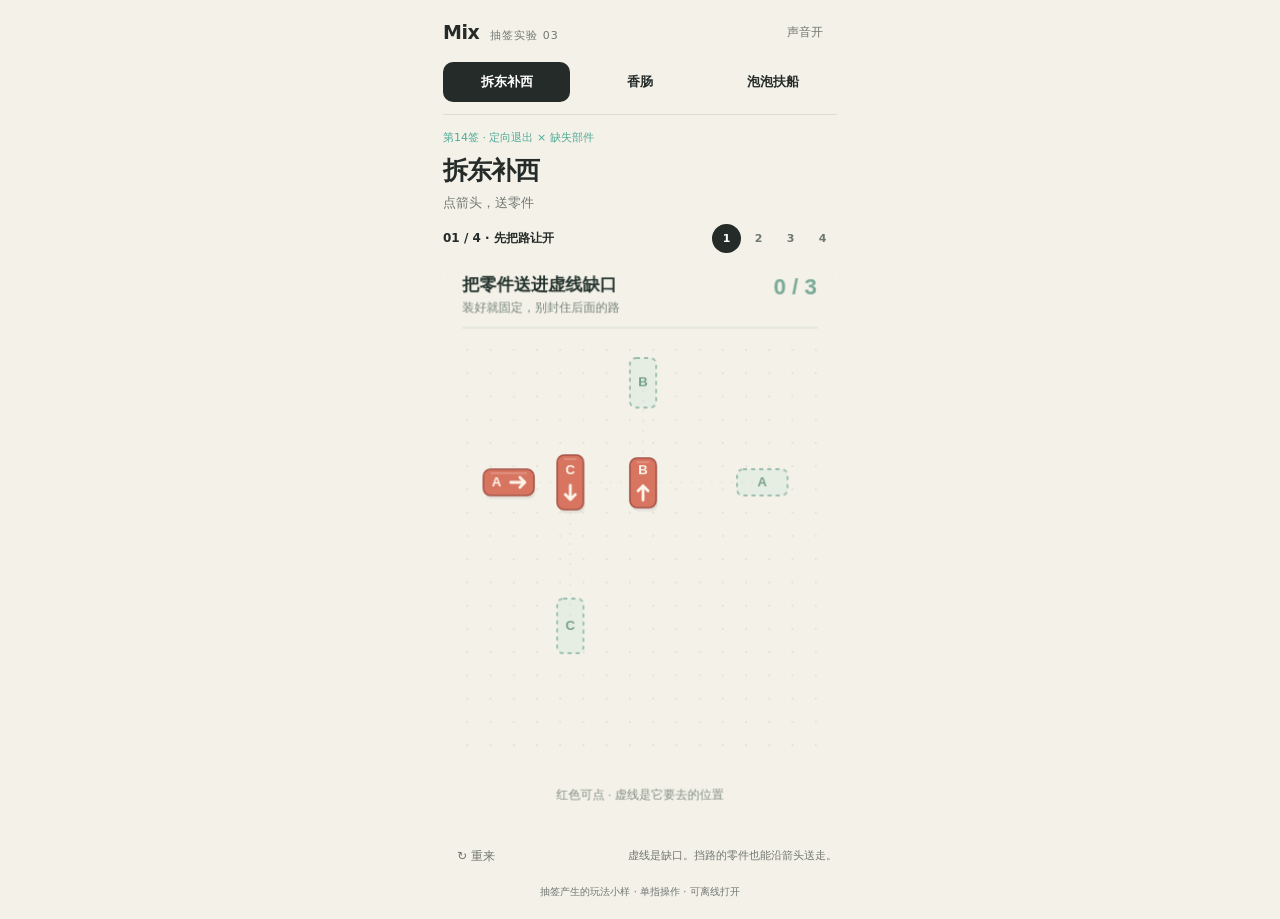
<file: games/round3.html>
<!doctype html><html lang="zh-CN"><meta charset="utf-8"><meta name="viewport" content="width=device-width,initial-scale=1,maximum-scale=1"><link rel="icon" href="data:,"><title>Mix · 抽签实验 03</title><style>:root{--paper:#f4f1e9;--ink:#242b28;--muted:#717871;--line:#deded4;--coral:#ed765e;--mint:#4eaa95;--gold:#e7b751;--violet:#8f89d0}*{box-sizing:border-box}body{margin:0;background:var(--paper);color:var(--ink);font-family:"PingFang SC","Noto Sans SC",system-ui,sans-serif}main{max-width:430px;margin:auto;padding:18px 18px 12px}header{display:flex;justify-content:space-between;align-items:center;margin-bottom:18px}.brand{font-weight:800;font-size:19px;letter-spacing:-.5px}.brand span{font-size:11px;font-weight:500;letter-spacing:1px;margin-left:5px;color:var(--muted)}button{font:inherit;border:0;cursor:pointer;color:var(--ink);background:#fff;min-height:40px;border-radius:10px;padding:8px 14px;touch-action:manipulation}button:focus-visible{outline:3px solid var(--coral);outline-offset:2px}.quiet{background:transparent;color:var(--muted);font-size:12px}nav{display:grid;grid-template-columns:repeat(3,1fr);gap:6px;border-bottom:1px solid var(--line);padding-bottom:12px}nav button{font-size:13px;font-weight:650;background:transparent}nav button[aria-selected=true]{background:var(--ink);color:white}h1{font-size:27px;letter-spacing:-1px;margin:20px 0 6px}.heading p{font-size:13px;color:var(--muted);margin:0 0 18px;line-height:1.5}.levelbar{display:flex;justify-content:space-between;align-items:center;margin-bottom:10px;gap:8px;font-size:12px;font-weight:600}#levels{display:flex;gap:3px}#levels button{border-radius:50%;padding:0;width:29px;min-height:29px;font-size:11px;background:transparent;color:var(--muted)}#levels button.active{background:var(--ink);color:#fff}.stage{position:relative;background:#fff;border-radius:18px;overflow:hidden;box-shadow:0 5px 28px #242b2806}canvas{display:block;width:100%;height:auto;aspect-ratio:39/56;touch-action:none;user-select:none;-webkit-user-select:none;outline:none}footer{display:flex;justify-content:space-between;align-items:center;gap:12px;padding-top:8px}footer span{font-size:11px;color:var(--muted);text-align:right;max-width:280px;line-height:1.5}.note{text-align:center;font-size:10px;color:var(--muted);margin:8px 0}#overlay{position:absolute;inset:0;background:#f4f1e9dd;backdrop-filter:blur(7px);display:flex;align-items:center;justify-content:center;padding:24px}#overlay[hidden]{display:none}.result{text-align:center;width:100%}.result h2{font-size:30px;margin:10px 0}.result p{font-size:14px;line-height:1.8;max-width:285px;margin:0 auto 24px}.result>span{font-size:11px;color:var(--muted);letter-spacing:3px}.result button{display:block;min-width:160px;margin:8px auto}.result #next{background:var(--ink);color:#fff;font-weight:600}@media(max-width:359px){main{padding:12px}.brand span{letter-spacing:0}nav button{padding:7px;font-size:12px}h1{font-size:24px}}@media(min-width:700px){main{padding-top:30px}}
[hidden]{display:none!important}
.heading #combination{font-size:11px;color:var(--mint);margin:15px 0 -13px}#overlay{position:static;background:transparent;backdrop-filter:none;padding:13px 0 0;display:block}.result{text-align:left;border-top:1px solid var(--line);padding-top:12px}.result h2{font-size:22px;margin:4px 0}.result>span{font-size:10px}.result p{font-size:12px;max-width:none;margin:4px 0 10px;line-height:1.6}.result-buttons{display:flex;gap:8px}.result button{display:inline-block;min-width:0;margin:0}main{padding-top:12px}.stage{box-shadow:none}.heading h1{font-size:25px}.heading p{margin-bottom:12px}header{margin-bottom:10px}
</style><body><main>
<header><div class="brand">Mix <span>抽签实验 03</span></div><button id="sound" class="quiet">声音开</button></header><nav id="games" aria-label="选择玩法"></nav>
<div class="heading"><p id="combination"></p><h1 id="title"></h1><p id="operation"></p></div><div class="levelbar"><span id="levelname"></span><div id="levels"></div></div>
<div class="stage"><canvas id="canvas" width="390" height="560" tabindex="0" aria-label="单指游戏画布"></canvas></div>
<div id="overlay" hidden><div class="result"><span id="result-kicker"></span><h2 id="result-title"></h2><p id="result-copy"></p><div class="result-buttons"><button id="next">下一关</button><button id="again" class="quiet">再试一次</button></div></div></div>
<footer><button id="restart" class="quiet">↻ 重来</button><span id="hint"></span></footer><p class="note">抽签产生的玩法小样 · 单指操作 · 可离线打开</p></main>
<script>(function(){
'use strict';
const INK='#24332d',PAPER='#f4f1e9',CORAL='#d87561',MINT='#79ab97',GHOST='#9bbfac',RED='#bd5547';
const part=(id,x,y,w,h,tx,ty)=>({id,x,y,w,h,tx,ty});
const LEVELS=[
 {name:'先把路让开',hint:'虚线是缺口。挡路的零件也能沿箭头送走。',pieces:[part('A',40,204,50,26,291,204),part('B',185,193,26,49,185,94),part('C',113,190,26,54,113,332)]},
 {name:'别先封住横梁',hint:'装好的零件会固定；让还没走的零件先过。',pieces:[part('A',40,211,50,26,291,211),part('B',181,91,26,55,181,200),part('C',117,196,26,52,117,94),part('D',61,156,86,25,267,156)]},
 {name:'一根长梁，两条路',hint:'长竖梁会横跨两条路线，先让两边都通过。',pieces:[part('A',40,211,50,26,291,211),part('B',187,375,26,112,187,200),part('C',117,196,26,52,117,94),part('D',61,156,86,25,267,156),part('E',40,296,50,26,291,296),part('F',245,350,26,48,245,267)]},
 {name:'把最后的空隙留住',hint:'缺口会变成实体。先看谁还要借这条路。',pieces:[part('A',35,230,53,26,289,230),part('B',190,89,26,60,190,213),part('C',113,216,26,46,113,93),part('D',68,168,79,25,275,168),part('E',35,345,51,26,290,345),part('F',242,422,26,47,242,323),part('G',34,395,70,25,180,395),part('H',150,333,26,46,150,438)]}
];
const intersects=(a,b)=>a.x<b.x+b.w-0.01&&a.x+a.w>b.x+0.01&&a.y<b.y+b.h-0.01&&a.y+a.h>b.y+0.01;
const copyRect=p=>({x:p.x,y:p.y,w:p.w,h:p.h});
const center=p=>({x:p.x+p.w/2,y:p.y+p.h/2});
function create(env){
 const cfg=LEVELS[Math.min(LEVELS.length-1,Math.max(0,env.level||0))];
 const pieces=cfg.pieces.map(p=>({...p,start:{x:p.x,y:p.y},installed:false}));
 let status='playing',motion=null,time=0,steps=[],attempts=[],lastMessage='',noticeTime=0,highlight=null,blockedClicks=0,deadlockDelay=0,outcomeSent=false,particles=[];
 const sound=(t,v=1,p=1)=>env.sound&&env.sound(t,v,p);
 const path=p=>({x:Math.min(p.x,p.tx),y:Math.min(p.y,p.ty),w:Math.abs(p.tx-p.x)+p.w,h:Math.abs(p.ty-p.y)+p.h});
 const blockers=p=>pieces.filter(q=>q!==p&&intersects(path(p),q)).map(q=>({id:q.id,kind:q.installed?'installed':'source',rect:copyRect(q)}));
 const pending=()=>pieces.filter(p=>!p.installed);
 const permanentBlocks=()=>pending().flatMap(p=>blockers(p).filter(b=>b.kind==='installed').map(b=>({piece:p.id,blocker:b.id})));
 function emitParticles(p){const c=center(p);for(let i=0;i<12;i++){const a=i*2.399;particles.push({x:c.x,y:c.y,vx:Math.cos(a)*(20+i*3),vy:Math.sin(a)*(20+i*3),life:.5});}}
 function inspectEnd(){
  if(!pending().length){status='won';sound('win',.8);if(!outcomeSent){outcomeSent=true;env.onComplete({message:'每个缺口都补好了。',steps:steps.slice(),blockedClicks,seconds:+time.toFixed(2)});}return;}
  const permanent=permanentBlocks();
  if(permanent.length){const h=permanent[0];highlight={piece:h.piece,blocker:h.blocker,permanent:true};lastMessage=h.blocker+' 已固定，挡住了 '+h.piece;noticeTime=3.2;}
  if(pending().every(p=>blockers(p).length>0)){
   status='blocked';deadlockDelay=1.35;const h=permanent[0];
   if(h){highlight={piece:h.piece,blocker:h.blocker,permanent:true};lastMessage=h.blocker+' 装早了，封住了 '+h.piece+' 的路';}
   else lastMessage='剩下的零件互相挡住了';
   noticeTime=10;sound('hit',.5,.7);
  }
 }
 function click(x,y){
  if(status!=='playing'||motion)return;
  const p=pieces.filter(q=>!q.installed).find(q=>x>=q.x-3&&x<=q.x+q.w+3&&y>=q.y-3&&y<=q.y+q.h+3);
  if(!p)return;
  const bs=blockers(p);attempts.push({id:p.id,at:+time.toFixed(3),accepted:bs.length===0,blockers:bs.map(b=>({id:b.id,kind:b.kind}))});
  if(bs.length){blockedClicks++;highlight={piece:p.id,blocker:bs[0].id,permanent:bs[0].kind==='installed'};lastMessage=bs[0].kind==='installed'?bs[0].id+' 已装好，'+p.id+' 过不去了':'先让 '+bs[0].id+' 走，'+p.id+' 才能通过';noticeTime=2.5;sound('hit',.32,.9);return;}
  highlight=null;lastMessage='';noticeTime=0;
  const distance=Math.hypot(p.tx-p.x,p.ty-p.y);motion={id:p.id,from:{x:p.x,y:p.y},elapsed:0,duration:.32+distance/420};sound('whoosh',.35,.85);
 }
 function update(dt){
  dt=Math.min(.08,Math.max(0,dt));time+=dt;noticeTime=Math.max(0,noticeTime-dt);
  if(motion&&status==='playing'){
   const p=pieces.find(q=>q.id===motion.id);motion.elapsed+=dt;const u=Math.min(1,motion.elapsed/motion.duration),e=u<.5?2*u*u:1-Math.pow(-2*u+2,2)/2;
   p.x=motion.from.x+(p.tx-motion.from.x)*e;p.y=motion.from.y+(p.ty-motion.from.y)*e;
   if(u===1){p.x=p.tx;p.y=p.ty;p.installed=true;steps.push(p.id);motion=null;emitParticles(p);sound('collect',.65,.92+steps.length*.06);inspectEnd();}
  }
  if(status==='blocked'){deadlockDelay-=dt;if(deadlockDelay<=0){status='failed';sound('fail',.65);if(!outcomeSent){outcomeSent=true;env.onFail({reason:lastMessage+'。重开后让它先过。',steps:steps.slice(),blockers:permanentBlocks()});}}}
  particles=particles.filter(p=>p.life>0);for(const p of particles){p.x+=p.vx*dt;p.y+=p.vy*dt;p.life-=dt;}
 }
 function roundRect(ctx,x,y,w,h,r,fill,stroke,line=1){ctx.beginPath();ctx.roundRect(x,y,w,h,r);if(fill){ctx.fillStyle=fill;ctx.fill();}if(stroke){ctx.strokeStyle=stroke;ctx.lineWidth=line;ctx.stroke();}}
 function arrow(ctx,p,color){
  const c=center(p),dx=Math.sign(p.tx-p.start.x),dy=Math.sign(p.ty-p.start.y),len=14;
  ctx.strokeStyle=color;ctx.lineWidth=2.8;ctx.lineCap='round';ctx.lineJoin='round';
  const cx=c.x+(dx?9:0),cy=c.y+(dy?10:0);
  ctx.beginPath();ctx.moveTo(cx-dx*len/2,cy-dy*len/2);ctx.lineTo(cx+dx*len/2,cy+dy*len/2);
  ctx.moveTo(cx+dx*len/2-dx*5+dy*5,cy+dy*len/2-dy*5-dx*5);ctx.lineTo(cx+dx*len/2,cy+dy*len/2);ctx.lineTo(cx+dx*len/2-dx*5-dy*5,cy+dy*len/2-dy*5+dx*5);ctx.stroke();
 }
 function render(ctx){
  ctx.save();ctx.fillStyle=PAPER;ctx.fillRect(0,0,390,560);
  ctx.fillStyle=INK;ctx.font='600 17px sans-serif';ctx.fillText('把零件送进虚线缺口',19,27);
  ctx.fillStyle='#748478';ctx.font='12px sans-serif';ctx.fillText('装好就固定，别封住后面的路',19,48);
  ctx.fillStyle=MINT;ctx.font='700 22px sans-serif';ctx.textAlign='right';ctx.fillText(steps.length+' / '+pieces.length,370,31);ctx.textAlign='left';
  ctx.strokeStyle='#d8dfd4';ctx.lineWidth=1;ctx.beginPath();ctx.moveTo(19,64);ctx.lineTo(371,64);ctx.stroke();
  ctx.fillStyle='#dce0d6';for(let y=86;y<490;y+=23)for(let x=24;x<376;x+=23){ctx.beginPath();ctx.arc(x,y,.9,0,Math.PI*2);ctx.fill();}
  // Target apertures stay visible from the beginning and have exactly the piece's footprint.
  for(const p of pieces){
   if(p.installed)continue;
   ctx.save();ctx.setLineDash([4,4]);roundRect(ctx,p.tx,p.ty,p.w,p.h,6,'#e6eee4',GHOST,1.8);ctx.setLineDash([]);
   ctx.fillStyle='#79a08a';ctx.textAlign='center';ctx.textBaseline='middle';ctx.font='600 13px sans-serif';ctx.fillText(p.id,p.tx+p.w/2,p.ty+p.h/2);ctx.restore();
   // Sparse rail dots connect the matching silhouettes without becoming solid obstacles.
   const c=center(p),t={x:p.tx+p.w/2,y:p.ty+p.h/2};ctx.save();ctx.strokeStyle='#94a99935';ctx.setLineDash([2,8]);ctx.lineWidth=1.2;ctx.beginPath();ctx.moveTo(c.x,c.y);ctx.lineTo(t.x,t.y);ctx.stroke();ctx.restore();
  }
  if(highlight&&noticeTime>0){const p=pieces.find(x=>x.id===highlight.piece),b=pieces.find(x=>x.id===highlight.blocker);if(p&&b){
   const c=center(p),t={x:p.tx+p.w/2,y:p.ty+p.h/2};ctx.save();ctx.strokeStyle=highlight.permanent?RED:'#d49450';ctx.globalAlpha=.65;ctx.lineWidth=3;ctx.setLineDash([6,5]);ctx.beginPath();ctx.moveTo(c.x,c.y);ctx.lineTo(t.x,t.y);ctx.stroke();ctx.setLineDash([]);roundRect(ctx,b.x-5,b.y-5,b.w+10,b.h+10,10,null,highlight.permanent?RED:'#d49450',2.5);ctx.restore();}}
  for(const p of pieces){
   const active=motion&&motion.id===p.id;const accent=highlight&&noticeTime>0&&highlight.blocker===p.id?RED:p.installed?MINT:CORAL;
   roundRect(ctx,p.x+1.5,p.y+3.5,p.w,p.h,7,'#24332d15');roundRect(ctx,p.x,p.y,p.w,p.h,7,p.installed?'#a9c8b6':accent,p.installed?'#618b74':'#a65345',1.6);
   ctx.save();ctx.globalAlpha=.35;ctx.strokeStyle='#fff';ctx.lineWidth=1;ctx.beginPath();ctx.moveTo(p.x+7,p.y+4);ctx.lineTo(p.x+p.w-7,p.y+4);ctx.stroke();ctx.restore();
   const c=center(p);ctx.fillStyle=p.installed?'#355c47':'#fff6eb';ctx.font='700 13px sans-serif';ctx.textAlign='center';ctx.textBaseline='middle';
   if(p.installed){ctx.fillText(p.id,c.x,c.y);ctx.strokeStyle='#456d54';ctx.lineWidth=1.5;ctx.beginPath();ctx.moveTo(p.x+4,p.y+5);ctx.lineTo(p.x+7,p.y+8);ctx.lineTo(p.x+12,p.y+3);ctx.stroke();}
   else{const horizontal=p.tx!==p.start.x;ctx.fillText(p.id,c.x-(horizontal?12:0),c.y-(horizontal?0:12));arrow(ctx,p,'#fff6eb');}
   if(active){ctx.save();ctx.globalAlpha=.13;roundRect(ctx,p.x-3,p.y-3,p.w+6,p.h+6,10,CORAL);ctx.restore();}
   ctx.textBaseline='alphabetic';ctx.textAlign='left';
  }
  for(const p of particles){ctx.globalAlpha=p.life/.5;ctx.fillStyle=MINT;ctx.beginPath();ctx.arc(p.x,p.y,2.5,0,Math.PI*2);ctx.fill();}ctx.globalAlpha=1;
  if(lastMessage&&noticeTime>0){roundRect(ctx,18,506,354,36,13,highlight&&highlight.permanent?'#f2d8d0':'#e8e9dc');ctx.fillStyle=highlight&&highlight.permanent?RED:INK;ctx.font='600 13px sans-serif';ctx.textAlign='center';ctx.fillText(lastMessage,195,529);ctx.textAlign='left';}
  else{ctx.fillStyle='#839083';ctx.font='12px sans-serif';ctx.textAlign='center';ctx.fillText(status==='won'?'缺口全部补好了':motion?'正在入位…':steps.length?'绿色已固定 · 红色还能点':'红色可点 · 虚线是它要去的位置',195,530);ctx.textAlign='left';}
  ctx.restore();
 }
 return {update,render,input(type,p){if(type==='down')click(p.x,p.y);},getState(){return {status,state:motion?'moving':status,level:env.level||0,seconds:+time.toFixed(3),steps:steps.slice(),installed:steps.length,total:pieces.length,moving:motion?{...motion}:null,blockingReason:lastMessage,permanentBlocks:permanentBlocks(),blockedClicks,attempts:attempts.map(a=>({...a})),pieces:pieces.map(p=>({...copyRect(p),id:p.id,center:center(p),target:{x:p.tx,y:p.ty,w:p.w,h:p.h},direction:{x:Math.sign(p.tx-p.start.x),y:Math.sign(p.ty-p.start.y)},installed:p.installed,clickable:!p.installed&&!motion&&status==='playing',canMove:!p.installed&&blockers(p).length===0,blockers:p.installed?[]:blockers(p)}))};},destroy(){status='destroyed';particles=[];motion=null;}};
}
window.MixGames=window.MixGames||{};window.MixGames.parts={title:'拆东补西',shortTitle:'拆东补西',combination:'第14签 · 定向退出 × 缺失部件',operation:'点箭头，送零件',levels:LEVELS.map(x=>({name:x.name,hint:x.hint})),create};
})();
</script>
<script>(()=>{'use strict';
const C={ink:'#173f36',mint:'#b7dec9',green:'#527c64',coral:'#eb806e',light:'#f9e6d5',cream:'#f4f1e9',rope:'#3b715f',muted:'#789486'};
const layouts=[
 {name:'挤进小盘子',hint:'点开毛线环，观察哪里会鼓起来。',x:155,offsets:[-45,45],r:[15,15],targets:[32,30],wedge:{a:90,b:160,ga:14,gb:35},gates:[],plate:[120,280]},
 {name:'窄口',hint:'鼓起来的部分，会被窄口挡住。',x:178,offsets:[-68,0,68],r:[15,15,15],targets:[32,30,32],wedge:{a:90,b:170,ga:10,gb:35.6},gates:[{a:265,b:273,gap:22}],plate:[127,342]},
 {name:'两道窄口',hint:'每次松绑后，看看各段现在到了哪里。',x:135,offsets:[-52,0,52],r:[14,14,14],targets:[34,24,34],wedge:{a:120,b:190,ga:14,gb:24.5},gates:[{a:102,b:108,gap:20},{a:275,b:283,gap:26}],plate:[176,358]}
];
const Y=286,EPS=.002;
function capsule(ctx,x,y,w,h,r){ctx.beginPath();ctx.roundRect(x,y,w,h,r);}
function forbidden(radius,ob){
 if(ob.type==='gate'){if(radius<=ob.gap)return null;const d=Math.sqrt(radius*radius-ob.gap*ob.gap);return[ob.a-d,ob.b+d];}
 if(radius<=ob.ga)return null;const s=(ob.gb-ob.ga)/(ob.b-ob.a),n=Math.sqrt(1+s*s),d=Math.sqrt(radius*radius-ob.ga*ob.ga);let right;
 if(radius<ob.ga*n)right=ob.a+d;else if(radius<=ob.gb*n)right=ob.a+(radius*n-ob.ga)/s;else right=ob.b+Math.sqrt(radius*radius-ob.gb*ob.gb);
 return[ob.a-d,right];
}
function intervals(rs,L){const a=[];for(let i=0;i<rs.length;i++)for(const ob of L.obstacles){const z=forbidden(rs[i],ob);if(z)a.push([z[0]-L.offsets[i],z[1]-L.offsets[i]]);}a.sort((x,y)=>x[0]-y[0]);const m=[];for(const z of a){const last=m[m.length-1];if(last&&z[0]<=last[1]+EPS)last[1]=Math.max(last[1],z[1]);else m.push([...z]);}return m;}
function bounds(rs,L){return[Math.max(...rs.map((r,i)=>18+r-L.offsets[i])),Math.min(...rs.map((r,i)=>372-r-L.offsets[i]))];}
function project(oldX,oldR,newR,L){
 const old=intervals(oldR,L),b=bounds(oldR,L);let lo=b[0],hi=b[1];
 for(const [a,z]of old){if(z<=oldX+EPS*3)lo=Math.max(lo,z);else if(a>=oldX-EPS*3)hi=Math.min(hi,a);else return null;}
 const nb=bounds(newR,L);lo=Math.max(lo,nb[0]);hi=Math.min(hi,nb[1]);if(lo>hi+EPS)return null;
 const neo=intervals(newR,L),valid=v=>v>=lo-EPS&&v<=hi+EPS&&!neo.some(([a,b])=>v>a-EPS/4&&v<b+EPS/4);
 const candidates=[oldX,lo,hi];for(const[a,b]of neo)candidates.push(a-EPS,b+EPS);
 let best=null,dist=Infinity;for(const v of candidates)if(valid(v)&&Math.abs(v-oldX)<dist){best=v;dist=Math.abs(v-oldX);}return best;
}
function create(env){const src=layouts[Math.min(layouts.length-1,env.level||0)],L={...src,obstacles:[{...src.wedge,type:'wedge'},...src.gates.map(g=>({...g,type:'gate'}))]},rings=L.offsets.map((offset,i)=>({id:['tail','middle','head'][L.offsets.length===2?i*2:i],offset,r:L.r[i],target:L.targets[i],open:false,blocked:false,pulse:0}));let x=L.x,status='playing',active=-1,time=0,settle=0,feedback='',feedbackT=0,threads=[],events=[],contacts=[],lastDx=0,notice='',completeCalled=false;
 const sound=(t,n=1,p=1)=>env.sound?.(t,n,p);
 function contactInfo(){const q=[];rings.forEach(r=>{for(const ob of L.obstacles){const z=forbidden(r.r+.2,ob);if(z&&x+r.offset>=z[0]-.2&&x+r.offset<=z[1]+.2)q.push({ring:r.id,obstacle:ob.type,range:[ob.a,ob.b],x:x+r.offset,radius:r.r});}});return q;}
 function goal(){return rings.every(r=>r.open&&r.r>=r.target-.01)&&x+rings[0].offset-rings[0].r>=L.plate[0]-EPS*4&&x+rings.at(-1).offset+rings.at(-1).r<=L.plate[1]+EPS*4;}
 function done(ok){if(completeCalled)return;completeCalled=true;status=ok?'won':'failed';notice=ok?'松开了，也装下了！':'鼓包卡住了窄口';sound(ok?'win':'fail',.85);const result={reason:ok?'整根香肠已进入盘子。':'鼓起的部分过不了窄口，试试换一个松绑顺序。',sequence:events.map(e=>e.id)};if(ok)env.onComplete?.(result);else env.onFail?.(result);}
 function update(dt){dt=Math.min(.05,Math.max(0,dt));time+=dt;lastDx=0;feedbackT=Math.max(0,feedbackT-dt);for(const r of rings)r.pulse=Math.max(0,r.pulse-dt);threads=threads.filter(t=>(t.life-=dt)>0);threads.forEach(t=>{t.x+=t.vx*dt;t.y+=t.vy*dt;t.vy+=180*dt;});if(status!=='playing')return;
 if(active>=0){let progressed=false;const current=active;const order=[current,...rings.map((_,i)=>i).filter(i=>i!==current&&rings[i].open)];
 for(const index of order){const r=rings[index];if(r.r>=r.target-.005){r.blocked=false;continue;}const oldR=rings.map(v=>v.r),dr=Math.min(r.target-r.r,26*dt);let nr=[...oldR];nr[index]+=dr;let nx=project(x,oldR,nr,L),grew=dr;
 if(nx===null){let low=0,high=dr;for(let k=0;k<22;k++){const mid=(low+high)/2;nr=[...oldR];nr[index]+=mid;if(project(x,oldR,nr,L)!==null)low=mid;else high=mid;}grew=low;nr=[...oldR];nr[index]+=low;nx=project(x,oldR,nr,L);}
 if(nx!==null){lastDx+=nx-x;x=nx;r.r=nr[index];}if(grew>.0002)progressed=true;r.blocked=grew<.0002&&r.r<r.target-.01;if(Math.abs(lastDx)>.04)r.pulse=.12;
 }
 contacts=contactInfo();if(!progressed||rings.every(r=>!r.open||r.r>=r.target-.005)){const stuck=rings.some(r=>r.open&&r.r<r.target-.01);active=-1;settle=.3;feedback=stuck?'被挡住了':'嘭！';feedbackT=.8;sound(stuck?'hit':'pop',stuck?.45:.25,stuck?.7:1.3);}
 }else if(settle>0){settle-=dt;if(settle<=0){if(goal())done(true);else if(rings.every(r=>r.open))done(false);}}
 }
 function input(type,p){if(type!=='down'||status!=='playing')return;if(active>=0){feedback='等它鼓起来';feedbackT=.6;return;}let best=-1,dist=Infinity;for(let i=0;i<rings.length;i++){const r=rings[i],dx=p.x-(x+r.offset),dy=p.y-Y,d=Math.hypot(dx,dy);if(!r.open&&Math.abs(dx)<26&&Math.abs(dy)<42&&d<dist){best=i;dist=d;}}
 if(best<0){feedback='点毛线上的蝴蝶结';feedbackT=.9;sound('tap',.18,.65);return;}const r=rings[best];r.open=true;r.pulse=.55;active=best;settle=0;events.push({id:r.id,time:+time.toFixed(3),x:+x.toFixed(3),radius:r.r});sound('pop',.65,1.05);feedback='';for(let j=0;j<9;j++)threads.push({x:x+r.offset,y:Y+(j-4)*3,vx:(j%2?1:-1)*(27+j*6),vy:-55-j*4,life:.55+j*.035});}
 function render(ctx){ctx.fillStyle=C.cream;ctx.fillRect(0,0,390,560);ctx.textAlign='center';ctx.textBaseline='middle';ctx.fillStyle=C.ink;ctx.font='700 21px -apple-system,BlinkMacSystemFont,sans-serif';ctx.fillText('松掉毛线 · 整根入盘',195,39);ctx.font='14px -apple-system,BlinkMacSystemFont,sans-serif';ctx.fillStyle=C.green;ctx.fillText(rings.every(r=>r.open)?(status==='failed'?'窄口前的鼓包，挡住了后面的路':'盘子要装下整根香肠'):'点蝴蝶结，香肠就会鼓起来',195,72);
 // Serving tray is the actual geometric goal; its inner left/right edges are scored.
 const pl=L.plate[0],pr=L.plate[1];ctx.save();ctx.shadowColor='rgba(23,63,54,.10)';ctx.shadowBlur=12;ctx.shadowOffsetY=7;ctx.fillStyle='#dceade';capsule(ctx,pl-10,Y-75,pr-pl+20,150,46);ctx.fill();ctx.restore();ctx.lineWidth=3;ctx.strokeStyle='#93b99d';capsule(ctx,pl-10,Y-75,pr-pl+20,150,46);ctx.stroke();ctx.fillStyle='#eef4e9';capsule(ctx,pl,Y-60,pr-pl,120,36);ctx.fill();ctx.strokeStyle='#b4cab5';ctx.lineWidth=1.5;capsule(ctx,pl,Y-60,pr-pl,120,36);ctx.stroke();ctx.fillStyle=C.green;ctx.font='600 13px -apple-system,BlinkMacSystemFont,sans-serif';ctx.fillText('盘子',Math.min(330,(pl+pr)/2),Y+91);
 // The visible guide gives the sausage its single sliding axis.
 ctx.lineCap='round';ctx.strokeStyle='#d9d9cd';ctx.lineWidth=4;for(const yy of[Y-8,Y+8]){ctx.beginPath();ctx.moveTo(28,yy);ctx.lineTo(363,yy);ctx.stroke();}
 const w=L.wedge;for(const sign of[-1,1]){ctx.fillStyle='#a6c6b2';ctx.beginPath();ctx.moveTo(w.a-11,Y+sign*(w.ga+16));ctx.lineTo(w.b+1,Y+sign*(w.gb+16));ctx.lineTo(w.b,Y+sign*w.gb);ctx.lineTo(w.a,Y+sign*w.ga);ctx.closePath();ctx.fill();ctx.strokeStyle=C.green;ctx.lineWidth=3;ctx.beginPath();ctx.moveTo(w.a,Y+sign*w.ga);ctx.lineTo(w.b,Y+sign*w.gb);ctx.stroke();}
 // Draw the sausage as a continuous casing with elastic narrow necks.
 const left=x+rings[0].offset,right=x+rings.at(-1).offset;ctx.save();ctx.shadowColor='rgba(117,61,46,.15)';ctx.shadowOffsetY=6;ctx.shadowBlur=5;ctx.strokeStyle='#bd604f';ctx.lineWidth=25;ctx.beginPath();ctx.moveTo(left,Y);ctx.lineTo(right,Y);ctx.stroke();ctx.strokeStyle=C.coral;ctx.lineWidth=21;ctx.stroke();ctx.restore();
 for(let i=0;i<rings.length;i++){const r=rings[i],cx=x+r.offset,rr=r.r;const gradient=ctx.createLinearGradient(cx,Y-rr,cx,Y+rr);gradient.addColorStop(0,'#f5aa91');gradient.addColorStop(.48,'#ee8b74');gradient.addColorStop(1,'#d46e5d');ctx.fillStyle=gradient;ctx.strokeStyle='#b95e4c';ctx.lineWidth=2.1;ctx.beginPath();ctx.ellipse(cx,Y,rr,rr,0,0,Math.PI*2);ctx.fill();ctx.stroke();ctx.strokeStyle='rgba(255,236,211,.7)';ctx.lineWidth=3.7;ctx.beginPath();ctx.arc(cx-2,Y-2,Math.max(5,rr-7),3.95,5.2);ctx.stroke();if(i===rings.length-1){ctx.fillStyle=C.ink;for(const dx of[-6,6]){ctx.beginPath();ctx.ellipse(cx+dx,Y-2,1.9,3,0,0,Math.PI*2);ctx.fill();}ctx.strokeStyle=C.ink;ctx.lineWidth=1.7;ctx.beginPath();ctx.arc(cx,Y+4,4,.1,Math.PI-.1);ctx.stroke();}
 if(!r.open){const pulse=.5+.5*Math.sin(time*2.8+i);ctx.strokeStyle=C.rope;ctx.lineWidth=3;ctx.beginPath();ctx.ellipse(cx,Y,5,rr+3,0,0,Math.PI*2);ctx.stroke();ctx.lineWidth=2.6;ctx.beginPath();ctx.ellipse(cx-6,Y-rr-3,6,3.5,-.5,0,Math.PI*2);ctx.ellipse(cx+6,Y-rr-3,6,3.5,.5,0,Math.PI*2);ctx.stroke();ctx.beginPath();ctx.moveTo(cx,Y-rr);ctx.lineTo(cx-3,Y-rr-12);ctx.moveTo(cx,Y-rr);ctx.lineTo(cx+5,Y-rr-11);ctx.stroke();ctx.fillStyle=`rgba(59,113,95,${.06+pulse*.045})`;ctx.beginPath();ctx.arc(cx,Y,rr+12,0,Math.PI*2);ctx.fill();}
 }
 // Gap faces stay in front; a swollen part touching a face is visibly blocked.
 for(const g of L.gates){for(const sign of[-1,1]){const top=sign<0?Y-65:Y+g.gap,h=65-g.gap;ctx.fillStyle='#5b7f6b';capsule(ctx,g.a-5,top,g.b-g.a+10,h,4);ctx.fill();ctx.fillStyle='#bfd4bd';capsule(ctx,g.a-2,sign<0?Y-g.gap-8:Y+g.gap,g.b-g.a+4,8,3);ctx.fill();}ctx.strokeStyle='#b3c8b2';ctx.setLineDash([2,5]);ctx.lineWidth=1;ctx.beginPath();ctx.moveTo(g.a-9,Y);ctx.lineTo(g.b+9,Y);ctx.stroke();ctx.setLineDash([]);}
 for(const t of threads){ctx.strokeStyle=C.rope;ctx.globalAlpha=Math.min(1,t.life*2);ctx.lineWidth=2;ctx.beginPath();ctx.moveTo(t.x,t.y);ctx.quadraticCurveTo(t.x+8,t.y-7,t.x+12,t.y+2);ctx.stroke();}ctx.globalAlpha=1;
 if(status==='failed'){ctx.fillStyle='#a64d40';ctx.font='700 17px -apple-system,BlinkMacSystemFont,sans-serif';ctx.fillText('鼓包卡在窄口前',195,427);ctx.font='13px -apple-system,BlinkMacSystemFont,sans-serif';ctx.fillText('换个松绑顺序，试试看',195,453);}else if(status==='won'){ctx.fillStyle=C.ink;ctx.font='700 19px -apple-system,BlinkMacSystemFont,sans-serif';ctx.fillText('刚刚好！',195,430);}else if(feedbackT>0){ctx.fillStyle=C.green;ctx.font='600 16px -apple-system,BlinkMacSystemFont,sans-serif';ctx.fillText(feedback,195,432);}else{ctx.fillStyle=C.muted;ctx.font='13px -apple-system,BlinkMacSystemFont,sans-serif';ctx.fillText(active>=0?'正在鼓起来…':'看看窄口，再松下一圈',195,432);}
 const opened=rings.filter(r=>r.open).length;for(let i=0;i<rings.length;i++){ctx.fillStyle=i<opened?C.coral:'#d3ddd0';ctx.beginPath();ctx.arc(195+(i-(rings.length-1)/2)*17,493,4,0,Math.PI*2);ctx.fill();}
 }
 return{update,render,input,getState:()=>({status,x:+x.toFixed(4),active:active>=0?rings[active].id:null,time:+time.toFixed(3),rings:rings.map(r=>({id:r.id,x:+(x+r.offset).toFixed(4),y:Y,radius:+r.r.toFixed(4),targetRadius:r.target,open:r.open,blocked:r.blocked})),plate:{left:L.plate[0],right:L.plate[1]},gates:L.gates,contacts:contactInfo(),shapeBounds:{left:x+rings[0].offset-rings[0].r,right:x+rings.at(-1).offset+rings.at(-1).r},sequence:events.map(e=>e.id),events:[...events],collisionFree:intervals(rings.map(r=>r.r),L).every(([a,b])=>x<=a+EPS*3||x>=b-EPS*3),model:'one-axis growth with swept collision components',settle:+settle.toFixed(3)}),destroy:()=>{status='destroyed';threads=[];}};
}
window.MixGames=window.MixGames||{};window.MixGames.sausage={title:'香肠松绑',shortTitle:'香肠',combination:'第79签 · 香肠 × 毛线环',operation:'点毛线环解开，让鼓起的香肠挤进盘子。',levels:layouts.map(({name,hint})=>({name,hint})),create};
})();
</script>
<script>(()=>{'use strict';
const W=390,H=560,C={ink:'#234b42',mint:'#a9dcc9',pale:'#e7f5ee',paper:'#f5f3eb',coral:'#ee917d',deep:'#4d8c7b',stone:'#b7c8be',white:'#fffdf5'};
const clamp=(v,a,b)=>Math.max(a,Math.min(b,v)),lerp=(a,b,t)=>a+(b-a)*t;
const LEVELS=[
 {name:'先扶哪一边',hint:'让船浮到绿线；尖刺会扎破泡泡。',startY:330,rise:90,goalY:154,maxTurns:1,solids:[{x:277,y:217,w:87,h:74}],spikes:[{x:253,y:222,w:24,h:62,side:'left'}]},
 {name:'先侧身，再扶正',hint:'船比窄口宽。每次拧完，都能停下来看。',startY:410,rise:66,goalY:154,maxTurns:2,solids:[{x:22,y:272,w:102,h:22},{x:266,y:272,w:102,h:22},{x:277,y:320,w:91,h:54}],spikes:[{x:253,y:324,w:24,h:46,side:'left'}]},
 {name:'两道窄口',hint:'连续两道窄口，一次摆正未必能到岸。',startY:414,rise:55,goalY:94,maxTurns:3,solids:[{x:22,y:304,w:102,h:22},{x:266,y:304,w:102,h:22},{x:22,y:185,w:98,h:22},{x:270,y:185,w:98,h:22},{x:22,y:354,w:85,h:48}],spikes:[{x:107,y:358,w:24,h:40,side:'right'}]}
];
function corners(p){const c=Math.cos(p.a),s=Math.sin(p.a);return[[-82,-12],[82,-12],[82,12],[-82,12]].map(([x,y])=>({x:p.x+x*c-y*s,y:p.y+x*s+y*c}));}
function boxPoly(r){return[{x:r.x,y:r.y},{x:r.x+r.w,y:r.y},{x:r.x+r.w,y:r.y+r.h},{x:r.x,y:r.y+r.h}];}
function overlaps(a,b){for(const poly of[a,b])for(let i=0;i<poly.length;i++){const u=poly[i],v=poly[(i+1)%poly.length],nx=-(v.y-u.y),ny=v.x-u.x;let amin=Infinity,amax=-Infinity,bmin=Infinity,bmax=-Infinity;for(const p of a){const d=p.x*nx+p.y*ny;amin=Math.min(amin,d);amax=Math.max(amax,d)}for(const p of b){const d=p.x*nx+p.y*ny;bmin=Math.min(bmin,d);bmax=Math.max(bmax,d)}if(amax<=bmin+.1||bmax<=amin+.1)return false}return true}
function circleRect(b,r){return Math.hypot(b.x-clamp(b.x,r.x,r.x+r.w),b.y-clamp(b.y,r.y,r.y+r.h))<b.r-.6}
function bubbleAt(p,side,volume){const x=side===0?-43:43,y=22,c=Math.cos(p.a),s=Math.sin(p.a);return{x:p.x+x*c-y*s,y:p.y+x*s+y*c,r:12+4*volume,volume,side}}
function spikeTriangles(r){const a=[],n=Math.ceil(r.h/16);for(let i=0;i<n;i++){const y=r.y+i*r.h/n,dy=r.h/n;if(r.side==='left')a.push([{x:r.x+r.w,y},{x:r.x,y:y+dy/2},{x:r.x+r.w,y:y+dy}]);else a.push([{x:r.x,y},{x:r.x+r.w,y:y+dy/2},{x:r.x,y:y+dy}])}return a}
function pointInTriangle(p,t){let sign=0;for(let i=0;i<3;i++){const a=t[i],b=t[(i+1)%3],d=(b.x-a.x)*(p.y-a.y)-(b.y-a.y)*(p.x-a.x);if(Math.abs(d)<.001)continue;const s=Math.sign(d);if(sign&&s!==sign)return false;sign=s}return true}
function circleTri(b,t){if(pointInTriangle(b,t))return true;for(let i=0;i<3;i++){const a=t[i],c=t[(i+1)%3],dx=c.x-a.x,dy=c.y-a.y,q=clamp(((b.x-a.x)*dx+(b.y-a.y)*dy)/(dx*dx+dy*dy),0,1);if(Math.hypot(b.x-a.x-q*dx,b.y-a.y-q*dy)<b.r-.6)return true}return false}
function round(ctx,x,y,w,h,r=8){ctx.beginPath();ctx.roundRect(x,y,w,h,r)}
function text(ctx,s,x,y,size=14,color=C.ink,align='center'){ctx.fillStyle=color;ctx.font=`600 ${size}px system-ui,-apple-system,sans-serif`;ctx.textAlign=align;ctx.fillText(s,x,y)}
window.MixGames=window.MixGames||{};
window.MixGames.bubbles={title:'泡泡扶船',shortTitle:'泡泡扶船',combination:'第91签 · 螺丝 × 泡泡',operation:'点击螺丝充气，让小船侧身脱困。',levels:LEVELS.map(({name,hint})=>({name,hint})),
 create(env){const cfg=LEVELS[clamp(env.level||0,0,LEVELS.length-1)];let pose={x:195,y:cfg.startY,a:0},vol=[0,0],displayVol=[0,0],turns=[0,0],status='ready',time=0,action=null,pressed=null,message='拧一颗螺丝，看船往哪边抬。',lastConsequence=null,contact=null,dead=false,particles=[],history=[],settles=[],moves=0,failSide=null;
 const screws=[{side:0,x:84,y:501,r:28,label:'左'},{side:1,x:306,y:501,r:28,label:'右'}];
 const sound=(t,v=1,p=1)=>env.sound?.(t,v,p);
 const target=()=>({x:195,y:cfg.startY-cfg.rise*(vol[0]+vol[1]),a:Math.atan(.72*(vol[0]-vol[1]))});
 function valid(p){const cs=corners(p);if(cs.some(x=>x.x<23||x.x>367||x.y>445||x.y<35))return false;return !cfg.solids.some(r=>overlaps(cs,boxPoly(r))||[0,1].some(i=>circleRect(bubbleAt(p,i,displayVol[i]),r)));}
 function hitSpike(p){for(let i=0;i<2;i++){const b=bubbleAt(p,i,displayVol[i]);for(const spike of cfg.spikes)for(const tri of spikeTriangles(spike))if(circleTri(b,tri))return{side:i,bubble:b,spike}}return null}
 function end(ok,reason){if(status==='won'||status==='failed')return;status=ok?'won':'failed';message=reason;pressed=null;lastConsequence={...(lastConsequence||{}),outcome:status,reason};sound(ok?'win':'fail');if(ok)env.onComplete?.({message:reason,moves,turns:[...turns],history:[...history]});else env.onFail?.({reason,moves,turns:[...turns],history:[...history]});}
 function burst(hit){failSide=hit.side;const b=hit.bubble;for(let n=0;n<30;n++){const a=n*Math.PI*2/30;particles.push({x:b.x+Math.cos(a)*b.r,y:b.y+Math.sin(a)*b.r,vx:Math.cos(a)*70,vy:Math.sin(a)*70,life:.7,max:.7})}lastConsequence={...(lastConsequence||{}),collision:{type:'spike',side:hit.side,x:b.x,y:b.y,spike:hit.spike}};sound('pop',1,.65);end(false,`${hit.side===0?'左':'右'}边的泡泡碰到尖刺，破了。`);}
 function settle(){const goal=pose.y<=cfg.goalY+3&&Math.abs(pose.a)<.14;const t=target(),blocked=Math.abs(pose.y-t.y)>2||Math.abs(pose.a-t.a)>.06;contact=blocked?'stone':null;lastConsequence={...lastConsequence,to:{...pose},target:t,blocked,volumes:[...vol],angleDegrees:Math.round(pose.a*180/Math.PI)};settles.push({...lastConsequence});action=null;if(goal){end(true,'小船脱困，平稳浮到绿线！');return}if(turns.every(v=>v>=cfg.maxTurns)){end(false,blocked?'气缸到底了，船身仍卡在窄口。':'气缸到底了，船还没扶正。');return}status='ready';message=blocked?'船卡住了。换一边充气，会怎样？':'已经停稳，可以选下一颗螺丝。';sound('collect',.35,.9);}
 function inflate(i){if(status!=='ready'||turns[i]>=cfg.maxTurns)return;const from={...pose};turns[i]++;vol[i]++;moves++;status='moving';contact=null;message='充气中…';action={side:i,phase:'pump',elapsed:0,total:0,quiet:0,startVolume:displayVol[i]};history.push({side:i,label:i===0?'左':'右',turn:turns[i],at:time,from});lastConsequence={input:i===0?'左螺丝':'右螺丝',from,volumeBefore:[vol[0]-(i===0?1:0),vol[1]-(i===1?1:0)]};sound('tap',.7,i===0?.9:1.1);}
 function update(dt){if(dead)return;dt=clamp(dt,0,.05);time+=dt;particles=particles.filter(p=>(p.life-=dt)>0);for(const p of particles){p.x+=p.vx*dt;p.y+=p.vy*dt;p.vy+=60*dt}if(status!=='moving'||!action)return;action.elapsed+=dt;action.total+=dt;if(action.phase==='pump'){const q=clamp(action.elapsed/.38,0,1);displayVol[action.side]=lerp(action.startVolume,vol[action.side],q*q*(3-2*q));const hit=hitSpike(pose);if(hit){burst(hit);return}if(q<1)return;displayVol=[...vol];action.phase='settle';action.elapsed=0;sound('whoosh',.65,.75);message='浮力改变，船在调整姿态…';}
 const t=target();let movement=0;for(let k=0;k<6;k++){const factor=1-Math.exp(-6*dt/6),old={...pose};const ny=lerp(pose.y,t.y,factor),na=lerp(pose.a,t.a,factor);let p={x:195,y:ny,a:na};if(valid(p))pose=p;else{p={x:195,y:pose.y,a:na};if(valid(p))pose=p;else{for(const shift of [.25,.5,1,1.5,2]){const pivot={x:195,y:pose.y+shift,a:na};if(valid(pivot)){pose=pivot;break}}}p={x:195,y:ny,a:pose.a};if(valid(p))pose=p;contact='stone';}movement+=Math.abs(pose.y-old.y)+Math.abs(pose.a-old.a)*80;const hit=hitSpike(pose);if(hit){burst(hit);return}}
 if(movement<.035)action.quiet+=dt;else action.quiet=0;if(action.quiet>.22||action.elapsed>3.4)settle();}
 function render(ctx){ctx.save();ctx.fillStyle=C.paper;ctx.fillRect(0,0,W,H);round(ctx,14,49,362,401,24);ctx.fillStyle=C.pale;ctx.fill();ctx.save();ctx.beginPath();ctx.roundRect(14,49,362,401,24);ctx.clip();for(let y=65;y<450;y+=32){ctx.strokeStyle='#d4eade';ctx.lineWidth=1;ctx.beginPath();for(let x=15;x<=377;x+=8){const yy=y+Math.sin(x*.035+time*.28)*2;x===15?ctx.moveTo(x,yy):ctx.lineTo(x,yy)}ctx.stroke()}ctx.restore();
 text(ctx,status==='failed'?message:'让船浮到绿线，并摆平',195,27,14,status==='failed'?C.coral:C.ink);
 const gy=cfg.goalY;ctx.strokeStyle=C.deep;ctx.lineWidth=3;ctx.setLineDash([6,5]);ctx.beginPath();ctx.moveTo(98,gy-18);ctx.lineTo(292,gy-18);ctx.stroke();ctx.setLineDash([]);text(ctx,'出口',195,gy-30,12,C.deep);ctx.fillStyle='#b9e4d1';ctx.fillRect(108,gy-10,174,5);
 for(const s of cfg.solids){round(ctx,s.x,s.y,s.w,s.h,4);ctx.fillStyle=C.stone;ctx.fill();ctx.strokeStyle='#88a797';ctx.lineWidth=2;ctx.stroke();ctx.strokeStyle='#98b4a7';ctx.lineWidth=1;for(let x=s.x+13;x<s.x+s.w;x+=22){ctx.beginPath();ctx.moveTo(x,s.y+4);ctx.lineTo(x-6,s.y+s.h-4);ctx.stroke()}}
 for(const s of cfg.spikes)for(const tri of spikeTriangles(s)){ctx.beginPath();tri.forEach((p,i)=>i?ctx.lineTo(p.x,p.y):ctx.moveTo(p.x,p.y));ctx.closePath();ctx.fillStyle=C.coral;ctx.fill();ctx.strokeStyle='#b95f4f';ctx.lineWidth=1;ctx.stroke();}
 for(let i=0;i<2;i++){const b=bubbleAt(pose,i,displayVol[i]);const sx=screws[i].x;ctx.strokeStyle=i===0?'#80baa4':'#d6a194';ctx.lineWidth=3;ctx.beginPath();ctx.moveTo(sx,473);ctx.bezierCurveTo(sx,420,b.x+(i===0?-30:30),b.y+70,b.x,b.y+b.r);ctx.stroke();if(action?.side===i){for(let j=0;j<5;j++){const q=((time*2+j/5)%1);const yy=lerp(462,b.y+b.r,q);ctx.fillStyle=C.white;ctx.beginPath();ctx.arc(lerp(sx,b.x,q),yy,2.5,0,Math.PI*2);ctx.fill()}}}
 for(let i=0;i<2;i++){if(failSide===i)continue;const b=bubbleAt(pose,i,displayVol[i]);ctx.fillStyle=i===0?'#b4e7d9aa':'#fac9bb88';ctx.strokeStyle=i===0?'#549982':'#cd8a78';ctx.lineWidth=2;ctx.beginPath();ctx.arc(b.x,b.y,b.r,0,Math.PI*2);ctx.fill();ctx.stroke();ctx.strokeStyle='#ffffff';ctx.lineWidth=3;ctx.beginPath();ctx.arc(b.x-2,b.y-2,b.r*.67,Math.PI*1.05,Math.PI*1.6);ctx.stroke();}
 ctx.save();ctx.translate(pose.x,pose.y);ctx.rotate(pose.a);ctx.fillStyle=C.ink;ctx.beginPath();ctx.moveTo(-82,-12);ctx.lineTo(82,-12);ctx.lineTo(70,14);ctx.lineTo(-70,14);ctx.closePath();ctx.fill();round(ctx,-58,-27,116,16,5);ctx.fillStyle=C.coral;ctx.fill();ctx.strokeStyle=C.white;ctx.lineWidth=2;ctx.beginPath();ctx.moveTo(-70,0);ctx.lineTo(70,0);ctx.stroke();ctx.fillStyle=C.white;ctx.beginPath();ctx.arc(0,-40,12,0,Math.PI*2);ctx.fill();ctx.fillStyle=C.ink;for(const x of[-4,4]){ctx.beginPath();ctx.arc(x,-42,1.4,0,Math.PI*2);ctx.fill()}ctx.beginPath();ctx.arc(0,-38,4,0,Math.PI);ctx.strokeStyle=C.ink;ctx.lineWidth=1.4;ctx.stroke();ctx.restore();
 if(contact==='stone'&&status==='ready'){text(ctx,'卡住',pose.x,pose.y+60,12,C.coral);}
 for(const p of particles){ctx.globalAlpha=p.life/p.max;ctx.fillStyle=C.coral;ctx.beginPath();ctx.arc(p.x,p.y,2.5,0,Math.PI*2);ctx.fill()}ctx.globalAlpha=1;
 for(let i=0;i<2;i++){const s=screws[i],full=turns[i]>=cfg.maxTurns;round(ctx,s.x-30,454,60,22,5);ctx.fillStyle='#dce8df';ctx.fill();ctx.strokeStyle='#88a797';ctx.lineWidth=1.5;ctx.stroke();const t=action?.side===i?clamp(action.elapsed/.38,0,1):0;const pushed=turns[i]-(action?.phase==='pump'&&action.side===i?1-t:0),pistonY=473-pushed*5;ctx.fillStyle=i===0?C.mint:'#f4b5a4';ctx.fillRect(s.x-26,457,52,Math.max(2,pistonY-457));ctx.fillStyle=C.ink;ctx.fillRect(s.x-24,pistonY,48,3);ctx.fillRect(s.x-2,pistonY+3,4,Math.max(2,479-pistonY));ctx.save();ctx.translate(s.x,s.y);ctx.rotate(turns[i]*Math.PI*.5-(action?.phase==='pump'&&action.side===i?Math.PI*.5*(1-t):0));ctx.beginPath();for(let n=0;n<6;n++){const a=n*Math.PI/3,x=Math.cos(a)*24,y=Math.sin(a)*24;n?ctx.lineTo(x,y):ctx.moveTo(x,y)}ctx.closePath();ctx.fillStyle=full?'#cfdbd1':i===0?C.mint:'#f4b5a4';ctx.fill();ctx.strokeStyle=C.ink;ctx.lineWidth=2;ctx.stroke();ctx.beginPath();ctx.moveTo(-10,0);ctx.lineTo(10,0);ctx.stroke();ctx.restore();for(let n=0;n<cfg.maxTurns;n++){ctx.beginPath();ctx.arc(s.x+(n-(cfg.maxTurns-1)/2)*12,535,3,0,Math.PI*2);ctx.fillStyle=n<turns[i]?C.ink:'#b9c8be';ctx.fill()}text(ctx,full?'到底':s.label+'边',s.x,554,11,full?'#81968a':C.ink);}
 text(ctx,status==='moving'?'等待停稳':status==='won'?'稳稳到岸':status==='failed'?'可以立即重试':'点一下，拧紧一格',195,492,12,status==='moving'?'#698e7c':C.ink);ctx.restore();}
 function input(type,p){if(dead)return;if(type==='down'){pressed=status==='ready'?screws.find(s=>Math.hypot(p.x-s.x,p.y-s.y)<=s.r)?.side:null}else if(type==='up'){const i=pressed;pressed=null;if(i!==null&&i!==undefined&&Math.hypot(p.x-screws[i].x,p.y-screws[i].y)<=screws[i].r)inflate(i)}else if(type==='cancel')pressed=null;}
 function getState(){return{status,level:env.level||0,time,moves,message,boat:{...pose,width:164,height:24,angleDegrees:pose.a*180/Math.PI},bubbles:[0,1].map(i=>({...bubbleAt(pose,i,displayVol[i]),burst:failSide===i})),screws:screws.map((s,i)=>({...s,turns:turns[i],maxTurns:cfg.maxTurns,clickable:status==='ready'&&turns[i]<cfg.maxTurns})),volumes:[...vol],target:target(),contact,lastConsequence,history:[...history],settles:[...settles],obstacles:cfg.solids,spikes:cfg.spikes,goal:{y:cfg.goalY,maxTiltDegrees:.14*180/Math.PI},model:'准静态浮力：总气量决定软管约束下的平衡高度，左右浮力差决定力矩。船体使用多边形碰撞；泡泡与尖刺逐步检测；每次动作停稳后再选择。'};}
 return{update,render,input,getState,destroy(){dead=true;pressed=null;particles=[]}};
 }};
})();
</script>

<script>(()=>{'use strict';
const $=s=>document.getElementById(s),canvas=$('canvas'),ctx=canvas.getContext('2d'),W=390,H=560,logs=[];
let id=Object.keys(window.MixGames)[0],level=0,game=null,paused=false,ended=false,last=0,acc=0,activePointer=null,muted=false,audioCtx=null,voices=0,frame=0;
const soundLog=[];
function sound(type,intensity=1,pitch=1){soundLog.push({type,frame});if(soundLog.length>300)soundLog.shift();if(muted||!audioCtx||voices>12)return;try{const t=audioCtx.currentTime,o=audioCtx.createOscillator(),g=audioCtx.createGain();o.connect(g);g.connect(audioCtx.destination);const base={pop:650,hit:110,tap:380,collect:730,whoosh:230,win:880,fail:190}[type]||440;const duration=type==='win'?.4:type==='fail'?.3:.09;o.type=type==='hit'?'triangle':type==='pop'?'triangle':'sine';o.frequency.setValueAtTime(base*Math.max(.3,Math.min(3,pitch)),t);o.frequency.exponentialRampToValueAtTime(base*(type==='collect'?1.6:.48)*Math.max(.3,pitch),t+duration);g.gain.setValueAtTime(0,t);g.gain.linearRampToValueAtTime(.065*Math.min(1,Math.max(.1,intensity)),t+.006);g.gain.exponentialRampToValueAtTime(.0001,t+duration);o.start(t);o.stop(t+duration+.01);voices++;o.onended=()=>{voices--;o.disconnect();g.disconnect();};}catch{}}
function unlock(){try{if(!audioCtx)audioCtx=new(window.AudioContext||window.webkitAudioContext)();if(audioCtx.state==='suspended')audioCtx.resume().catch(()=>{});}catch{}}
function outcome(ok,result={}){if(ended)return;ended=true;activePointer=null;game?.input('cancel',{x:0,y:0});logs.push({id,level,ok,result,frame});$('result-kicker').textContent=ok?'漂亮收工':'再来一次';$('result-title').textContent=ok?'过关了！':'没过关';$('result-copy').textContent=typeof result==='string'?result:(result.reason||result.message||(ok?'试试下一关，会有新的局面。':'调整一下刚才的操作，再试一次。'));$('next').hidden=!ok;$('next').textContent=level+1<window.MixGames[id].levels.length?'下一关':'换一个玩法';$('again').textContent=ok?'再玩一次':'再试一次';$('overlay').hidden=false;requestAnimationFrame(()=>$('overlay').scrollIntoView({block:'nearest',behavior:'smooth'}));}
function input(type,x,y){if(ended||paused||!game)return;game.input(type,{x,y});}
function select(nextId,nextLevel=0){if(!window.MixGames[nextId])return;game?.input('cancel',{x:0,y:0});game?.destroy?.();id=nextId;level=Math.max(0,Math.min(nextLevel,window.MixGames[id].levels.length-1));ended=false;paused=false;activePointer=null;acc=0;const def=window.MixGames[id],l=def.levels[level];$('overlay').hidden=true;$('title').textContent=def.title;$('operation').textContent=def.operation;$('combination').textContent=def.combination||'';$('levelname').textContent=String(level+1).padStart(2,'0')+' / '+def.levels.length+' · '+l.name;$('hint').textContent=l.hint||def.tagline||'';$('levels').replaceChildren();def.levels.forEach((_,i)=>{const b=document.createElement('button');b.textContent=i+1;b.className=i===level?'active':'';b.setAttribute('aria-label','第'+(i+1)+'关');b.onclick=()=>select(id,i);$('levels').appendChild(b);});document.querySelectorAll('#games button').forEach(b=>b.setAttribute('aria-selected',b.dataset.id===id?'true':'false'));game=def.create({width:W,height:H,level,onComplete:r=>outcome(true,r),onFail:r=>outcome(false,r),sound,seed:20261006+level*101});render();}
function render(){if(!game)return;ctx.save();ctx.clearRect(0,0,W,H);game.render(ctx);ctx.restore();}
function tick(t){const elapsed=last?Math.min((t-last)/1000,.06):0;last=t;if(!paused&&!ended&&game){acc+=elapsed;while(acc>=1/60){game.update(1/60);acc-=1/60;frame++;if(ended)break;}}render();requestAnimationFrame(tick);}
function point(e){const r=canvas.getBoundingClientRect();return{x:(e.clientX-r.left)*W/r.width,y:(e.clientY-r.top)*H/r.height};}
canvas.addEventListener('pointerdown',e=>{if(activePointer!==null||ended||paused)return;e.preventDefault();activePointer=e.pointerId;canvas.setPointerCapture(e.pointerId);unlock();const p=point(e);input('down',p.x,p.y);});canvas.addEventListener('pointermove',e=>{if(e.pointerId!==activePointer)return;e.preventDefault();const p=point(e);input('move',p.x,p.y);});
for(const event of ['pointerup','pointercancel','lostpointercapture'])canvas.addEventListener(event,e=>{if(e.pointerId!==activePointer)return;const p=point(e);activePointer=null;input(event==='pointerup'?'up':'cancel',p.x,p.y);});
function blur(){activePointer=null;game?.input('cancel',{x:0,y:0});paused=true;}window.addEventListener('blur',blur);document.addEventListener('visibilitychange',()=>{if(document.hidden)blur();else{paused=false;last=0;}});window.addEventListener('focus',()=>{paused=false;last=0;});
$('restart').onclick=()=>select(id,level);$('again').onclick=()=>select(id,level);$('next').onclick=()=>{const ids=Object.keys(window.MixGames);if(level+1<window.MixGames[id].levels.length)select(id,level+1);else select(ids[(ids.indexOf(id)+1)%ids.length],0);};$('sound').onclick=()=>{muted=!muted;$('sound').textContent=muted?'声音关':'声音开';if(!muted)unlock();};
const labels={};for(const key of Object.keys(window.MixGames)){const b=document.createElement('button');b.textContent=window.MixGames[key].shortTitle||window.MixGames[key].title;b.dataset.id=key;b.onclick=()=>select(key);$('games').appendChild(b);}
const dpr=Math.min(window.devicePixelRatio||1,2);canvas.width=W*dpr;canvas.height=H*dpr;ctx.setTransform(dpr,0,0,dpr,0,0);
window.lab={select,input,state:()=>({id,level,ended,paused,frame,game:game?.getState(),logs:[...logs],soundEvents:soundLog.length}),step:(n=1)=>{for(let i=0;i<n&&!ended;i++){game?.update(1/60);frame++;}render();},pause:()=>{paused=true;game?.input('cancel',{x:0,y:0});},resume:()=>{paused=false;last=0;},audio:()=>({muted,state:audioCtx?.state||'locked',voices,events:soundLog.slice()})};
const params=new URLSearchParams(location.search);select(params.get('game')||id,+(params.get('level')||0));requestAnimationFrame(tick);
})();
</script></body></html>
</file>
<file: catalog.css>
:root{--paper:#f4f1e9;--ink:#242b28;--muted:#717871;--line:#deded4;--coral:#ed765e;--mint:#4eaa95;--violet:#8f89d0}*{box-sizing:border-box}body{margin:0;background:var(--paper);color:var(--ink);font-family:"PingFang SC","Noto Sans SC",system-ui,sans-serif}a{color:inherit;text-decoration:none}a:focus-visible,button:focus-visible{outline:3px solid var(--coral);outline-offset:4px}.catalog{max-width:1040px;margin:auto;padding:24px 24px 0}.mast,.section-head,footer{display:flex;align-items:center;justify-content:space-between;gap:12px}.mast{border-bottom:1px solid var(--line);padding:0 0 20px;font-size:11px;letter-spacing:1px}.brand{font-weight:850;font-size:25px;letter-spacing:-1px}.brand span{font-size:12px;font-weight:500;letter-spacing:1px;margin-left:10px;color:var(--muted)}.hero{padding:58px 0 44px}.eyebrow{font-size:12px;color:var(--muted);letter-spacing:2px}h1{font-size:clamp(36px,5vw,60px);line-height:1.2;letter-spacing:-2px;margin:20px 0}p{line-height:1.65}.hero>p:last-child{color:var(--muted);font-size:14px}.section-head{margin-bottom:16px}.section-head h2{font-size:20px;margin:0}.section-head>span{font-size:11px;color:var(--muted)}section+section{margin-bottom:38px}.grid{display:grid;grid-template-columns:repeat(3,minmax(0,1fr));gap:16px}.card{display:block;background:#fff;border-radius:16px;overflow:hidden;transition:transform .15s}.card:hover{transform:translateY(-3px)}.art{font-family:system-ui,sans-serif;font-weight:750;font-size:44px;height:140px;background:#e9e8df;display:grid;place-items:center;letter-spacing:8px}.mint .art{background:#dae8df;color:#346f5f}.coral .art{background:#f5ded5;color:#a6503e}.violet .art{background:#e4e1f3;color:#685aa8}.card-copy{padding:20px}.count{float:right;color:var(--muted);font-size:11px;margin-top:6px}h3{font-size:22px;margin:0 0 8px}.card p{font-size:13px;color:var(--muted);margin:0;min-height:44px}.enter{font-size:12px;display:flex;justify-content:space-between;border-top:1px solid #eeeee7;margin-top:18px;padding-top:13px}.enter b{font-size:17px}.featured{grid-template-columns:1fr}.featured .card{display:grid;grid-template-columns:220px 1fr}.featured .art{height:100%;min-height:172px}.featured .card p{min-height:0}.old .card{display:flex;align-items:stretch}.old .art{width:70px;min-width:70px;height:auto;font-size:23px;letter-spacing:0}.old .card-copy{padding:15px;flex:1}.old h3{font-size:16px;margin-right:32px}.old .count{font-size:10px;margin-top:3px}.old p{font-size:12px;min-height:40px}.old .enter{margin-top:10px;padding-top:8px}footer{border-top:1px solid var(--line);padding:24px 0 32px;font-size:12px;color:var(--muted)}footer span{font-size:10px}@media(max-width:700px){.catalog{padding:18px 18px 0}.hero{padding:30px 0 25px}.grid{grid-template-columns:1fr}.new .card{display:grid;grid-template-columns:100px 1fr}.new .art{height:100%;font-size:26px;letter-spacing:0}.card-copy{padding:16px}.card p{min-height:0}h3{font-size:21px}.enter{margin-top:12px;padding-top:10px}.section-head h2{font-size:18px}.section-head>span{font-size:10px}.featured .card{grid-template-columns:100px 1fr}.featured .art{font-size:27px;letter-spacing:0;min-height:160px}.old{gap:10px}.old .art{width:72px;min-width:72px}.old p{min-height:0}footer{align-items:start;flex-direction:column;gap:8px}}@media(prefers-reduced-motion:reduce){.card{transition:none}}
.new h3{font-size:20px}.new .count{float:none;display:block;margin:0 0 5px}.new .card-copy{min-width:0}@media(max-width:700px){.section-head{align-items:baseline;flex-wrap:wrap;gap:6px}.new h3{font-size:18px}.new .count{font-size:10px}}
</file>
<file: games/bobo-factory/style.css>
@font-face{font-family:Factory;src:url('./assets/noto-sans-sc.woff2') format('woff2');font-style:normal;font-weight:100 900;font-display:swap}
:root{font-family:Factory,'PingFang SC','Microsoft Yahei',sans-serif;color:#294f47;background:#dce9df;font-synthesis:none;font-weight:500;--ink:#294f47;--mint:#73baa1;--coral:#ee8277;--paper:#fff7e6;--cream:#ffefd2}
*{box-sizing:border-box}html,body{margin:0;min-height:100%;overscroll-behavior-y:none}body{display:grid;place-items:center;min-height:100dvh;background:radial-gradient(ellipse at 45% 22%,#f9f1d9 0,#e0ebde 50%,#b5cfbf 100%)}button{font:inherit;color:inherit;border:0;cursor:pointer;touch-action:manipulation;-webkit-tap-highlight-color:transparent}button:focus-visible{outline:3px solid #215d65;outline-offset:4px;z-index:15}button:disabled{cursor:default;opacity:.46}button:not(:disabled):active{transform:translateY(3px) scale(.98)}button,input{-webkit-user-select:none;user-select:none}p,h1,h2,h3{margin:0}[hidden]{display:none!important}.screen{position:relative;width:100%;min-height:844px;overflow:hidden}#app{width:min(100%,430px);position:relative;background:var(--paper);min-height:100dvh;box-shadow:0 12px 80px #395d4935;isolation:isolate}.home{min-height:max(760px,100dvh);height:100dvh;max-height:980px;background:#f8eacc}.cover{position:absolute;width:100%;height:100%;object-fit:cover;object-position:50% 51%;pointer-events:none}.home:after{content:'';position:absolute;inset:0;pointer-events:none;background:linear-gradient(#fff5ddbf 0%,transparent 31%,transparent 63%,#fff5e4d6 88%,#fff3dc 100%)}.home-heading{position:absolute;top:clamp(26px,5.2vh,64px);left:0;right:0;text-align:center;z-index:1}.eyebrow{display:inline-block;font-size:12px;letter-spacing:3px;color:#6b8975;background:#fff9e5c9;padding:6px 14px;border-radius:30px}.home h1{font-size:67px;font-weight:900;line-height:1.04;letter-spacing:4px;color:#386553;text-shadow:0 3px 0 #fff4d6,0 6px 0 #fff4d6,0 8px 10px #a3824b25;margin:12px 0}.home h1 span{color:#e87e70}.home-heading p{font-size:15px;color:#5a715d;letter-spacing:3px;margin-top:16px}.home-bottom{position:absolute;z-index:2;bottom:24px;left:36px;right:36px;text-align:center;padding-bottom:env(safe-area-inset-bottom)}.button{min-height:54px;display:flex;align-items:center;justify-content:center;gap:12px;border-radius:19px;padding:14px 25px;font-weight:800;font-size:18px;width:100%;transition:transform .12s;background:linear-gradient(#fffdf2,#fff0d8);border:2px solid #fffdf4;box-shadow:0 5px 0 #d6c4a4,0 8px 12px #7b624722}.button.primary{background:linear-gradient(#8ed2ae,#62b592);border:2px solid #b2e5bc;box-shadow:0 6px 0 #478d76,0 10px 16px #52785230;color:#fffef4;text-shadow:0 2px #45876d55}.button.coral{background:linear-gradient(#fba096,#ed8478);border-color:#ffbfb3;box-shadow:0 5px 0 #c76b60;color:#fff9ee}.button span{font-size:25px}.home-bottom>p{font-size:12px;margin:18px 0 10px;color:#748779}.home-links{display:flex;gap:10px;justify-content:center;align-items:center;font-size:12px;color:#8c9a85}.text-button{background:none;min-width:44px;min-height:44px;padding:6px 8px;font-size:13px;font-weight:700;color:#66806b}.game{padding:18px 16px 24px;min-height:844px;display:flex;flex-direction:column;min-height:max(844px,100dvh)}.game-scenery{position:absolute;inset:0;z-index:-1;background:url('./assets/factory-workbench.png') center/100% 100% no-repeat;pointer-events:none}.game-header{display:flex;align-items:flex-start;justify-content:space-between;gap:12px;height:92px;padding:0 4px}.round-button{width:46px;height:46px;border-radius:16px;background:linear-gradient(#fffdf0,#fff0d6);border:2px solid #fff9e9;box-shadow:0 4px 0 #bfad8299,0 3px 10px #92774822;display:grid;place-items:center;flex:none}.icon{width:25px;height:25px;display:block}.icon svg,.tool-icon svg{width:100%;height:100%;fill:none;stroke:currentColor;stroke-width:2.4;stroke-linecap:round;stroke-linejoin:round}.order-ticket{position:relative;min-width:144px;padding:9px 22px 14px;text-align:center;border-radius:8px 8px 14px 14px;background:#fff8e9;box-shadow:0 5px 0 #decdaa88,0 10px 18px #634d2520;transform:rotate(-2deg);border-top:5px solid #e5ae79}.order-ticket:before,.order-ticket:after{content:'';width:7px;height:7px;border-radius:50%;position:absolute;background:#b8b38b;top:5px;left:10px;box-shadow:0 1px 2px #77643b55 inset}.order-ticket:after{left:auto;right:10px}.order-ticket>span{font-size:10px;letter-spacing:2px;color:#9c8a67}.order-ticket h2{font-size:24px;font-weight:900;letter-spacing:1px;line-height:1.5}.ticket-dots{position:absolute;bottom:4px;left:12px;right:12px;border-bottom:2px dotted #dfd3b7}.order-progress{display:flex;align-items:center;gap:10px;margin:4px 16px 14px;font-size:11px;color:#6a7d58;text-shadow:0 1px #fffae1}.order-progress>span{white-space:nowrap}.progress-track{height:12px;background:#d1bea33d;border-radius:20px;flex:1;border:1px solid #fff7df;box-shadow:inset 0 1px 3px #b09d8133;overflow:hidden}.progress-track i{display:block;height:100%;width:0;background:linear-gradient(#9ddab5,#6cb994);border-radius:inherit;transition:width .4s}.order-progress strong{min-width:38px;font-size:12px;color:#4d6b51}.instruction{display:flex;gap:8px;align-items:center;background:#fff9e5ee;border:1px solid #fffcf1;box-shadow:0 3px 9px #8d754611;border-radius:14px;min-height:45px;padding:7px 8px 7px 12px;margin:0 10px 13px;font-size:11px;line-height:1.65;color:#6d785b}.instruction-dot{width:7px;height:7px;background:#e4a969;border-radius:50%;flex:none}.instruction p{flex:1}.instruction button{width:32px;height:32px;flex:none;background:#eee6ce;border-radius:50%;font-size:17px;color:#8b8e6c;font-weight:800}.board-wrap{position:relative;width:100%;padding:0 17px}.board{position:relative;width:100%;aspect-ratio:284/380;isolation:isolate;touch-action:pan-y}#board-canvas,.piece-controls{position:absolute;inset:0;width:100%;height:100%;display:block}.piece-control{position:absolute;background:transparent;border:0;border-radius:12px;transform:none!important;z-index:3;touch-action:manipulation;cursor:pointer;padding:0}.piece-control:hover{background:#fff4c412}.piece-control:focus-visible{outline:2px dashed #397b6e;outline-offset:0;background:#fff7dd44}.piece-control.suggested{outline:3px solid #56987b;outline-offset:3px;animation:hint-ring 1.3s ease-in-out infinite}.dispatch{height:88px;display:flex;align-items:center;justify-content:center;gap:5px;margin-top:4px;position:relative;flex:1;min-height:70px;max-height:120px}#dispatch-canvas{width:115px;height:78px;flex:none}.dispatch>div{background:#fff8e5d6;padding:7px 12px 8px;border-radius:12px;box-shadow:0 2px 4px #68532a11;max-width:210px}.dispatch-tag{font-size:9px;letter-spacing:2px;color:#a09574}.dispatch p{font-size:12px;margin-top:4px;color:#5f7a59}.tools{display:flex;align-items:center;justify-content:center;gap:18px;z-index:1;padding:8px 0 2px}.tool-button{width:82px;min-height:85px;border-radius:21px;background:linear-gradient(#fffbee,#ffedcb);border:2px solid #fff6dd;box-shadow:0 5px 0 #cbb185,0 8px 12px #79603930;display:flex;align-items:center;flex-direction:column;padding:8px 4px 6px}.tool-icon{width:27px;height:27px;color:#719d81;margin-bottom:3px}.tool-button:nth-child(2) .tool-icon{color:#ccab55}.tool-button:nth-child(3) .tool-icon{color:#da9981}.tool-button strong{font-size:13px;line-height:1.5;font-weight:800}.tool-button small{font-size:8px;color:#9c957c;letter-spacing:1px;margin-top:1px}.toast{position:fixed;left:50%;bottom:32px;transform:translate(-50%,20px);width:max-content;max-width:min(88%,360px);background:#305348f2;color:#fffbed;border:1px solid #ffffff30;border-radius:16px;padding:12px 20px;font-size:12px;line-height:1.7;text-align:center;z-index:99;box-shadow:0 8px 30px #213f3533;opacity:0;pointer-events:none;transition:opacity .2s,transform .2s}.toast.show{opacity:1;transform:translate(-50%,0)}dialog{padding:0;border:0;background:transparent;color:var(--ink);width:min(355px,calc(100vw - 38px));max-height:calc(100dvh - 40px);overflow:auto;border-radius:28px;box-shadow:0 20px 80px #294a4255}dialog::backdrop{background:#23483e66;backdrop-filter:blur(4px)}.sheet{padding:24px;background:linear-gradient(135deg,#fffaf0,#fff0d7);border:3px solid #fffdf5;border-radius:28px;position:relative;text-align:center}.sheet-close{position:absolute;right:12px;top:12px;min-width:40px;min-height:40px;background:#e9dfc64d;border-radius:50%;font-size:24px;color:#9c9c85}.sheet .kicker{font-size:10px;letter-spacing:3px;color:#a59c79;margin:10px 0}.sheet h2{font-size:26px;font-weight:900;margin:14px 0 8px}.sheet .body-copy{font-size:13px;line-height:1.9;color:#7e876b;margin:10px 0 24px}.sheet .button{margin-top:12px;font-size:16px;min-height:50px}.sheet .secondary-actions{margin-top:14px}.reward-art{height:130px;margin:8px 0 0;display:flex;align-items:center;justify-content:center}.reward-art canvas{width:150px;height:130px}.stamp{display:inline-flex;padding:6px 12px;border:1px solid #79ae8e;color:#639c76;border-radius:6px;transform:rotate(-5deg);font-size:12px;letter-spacing:2px;background:#eff6d75c}.modal-top{display:flex;align-items:center;justify-content:center;padding-right:0}.modal-top h2{font-size:23px}.chapter-tabs{display:flex;gap:5px;margin:17px -4px;overflow-x:auto;padding-bottom:4px}.chapter-tab{padding:7px 10px;border-radius:12px;background:#ede6ce;font-size:10px;min-height:38px;white-space:nowrap}.chapter-tab.active{background:#78b697;color:white}.level-grid{display:grid;grid-template-columns:repeat(5,1fr);gap:9px;margin:16px 0}.level-tile{min-height:48px;border-radius:13px;background:#fffdf1;border:2px solid #ebe0c7;box-shadow:0 3px #d9c9a7;font-size:17px;font-weight:800;position:relative}.level-tile.done{background:#e6f2d9;color:#5f936b;border-color:#c5dfb7}.level-tile.done:after{content:'✓';position:absolute;bottom:2px;right:5px;font-size:8px}.level-tile.current{border-color:#e99576;box-shadow:0 3px #dc9b72}.level-summary{font-size:11px;color:#8c9379}.setting-row{display:flex;align-items:center;justify-content:space-between;padding:14px 0;border-bottom:1px solid #d8cfb566;gap:15px;text-align:left;font-size:14px}.setting-row small{display:block;font-size:10px;color:#919479;margin-top:4px}.setting-row input{appearance:none;-webkit-appearance:none;width:46px;height:28px;background:#d7cfb6;border:3px solid #fff9eb;border-radius:20px;flex:none;position:relative;cursor:pointer;box-shadow:0 1px 4px #8b745733}.setting-row input:before{content:'';width:18px;height:18px;position:absolute;left:2px;top:2px;background:white;border-radius:50%;box-shadow:0 1px 2px #7773;transition:transform .15s}.setting-row input:checked{background:#81bb9c}.setting-row input:checked:before{transform:translateX(18px)}.help-steps{text-align:left;display:grid;gap:14px;padding:12px 0}.help-step{display:grid;grid-template-columns:36px 1fr;gap:10px;align-items:center;font-size:12px;line-height:1.7;color:#7d8468}.help-step b{width:32px;height:32px;display:grid;place-items:center;border-radius:11px;background:#e4efd6;color:#719278;font-size:16px}.help-step strong{display:block;color:#425e4c;font-size:14px}.credits{font-size:10px;line-height:1.8;color:#8d937f;text-align:left;max-height:260px;overflow:auto;overflow-wrap:anywhere}.credits a{color:#4d8b7b}.loading{position:absolute;inset:0;z-index:50;display:flex;align-items:center;justify-content:center;flex-direction:column;background:#fff5df;gap:14px;text-align:center;font-size:14px}.loading p{font-size:11px;color:#99a487}.loading-candy{display:block;background:url('./assets/hero.webp') 50% 58%/190px auto;width:80px;height:80px;border-radius:24px;box-shadow:0 4px 15px #8f724022}.sr-only{position:absolute;width:1px;height:1px;padding:0;margin:-1px;overflow:hidden;clip:rect(0,0,0,0);white-space:nowrap;border:0}.brand-mini{font-size:9px;letter-spacing:3px;color:#a5a68d;margin:20px 0 0}
@keyframes hint-ring{50%{outline-offset:6px;outline-color:#93bd90}}@media(min-width:600px){#app{margin:26px auto;border-radius:34px;overflow:hidden;min-height:844px}.screen,.game{min-height:844px}.home{height:884px;min-height:884px}.toast{bottom:45px}}@media(max-width:360px){.game{padding-left:9px;padding-right:9px;min-height:780px}.board-wrap{padding:0 9px}.instruction{margin-left:4px;margin-right:4px;font-size:10px}.tools{gap:16px}.home-bottom{left:28px;right:28px}.home h1{font-size:61px}.game-header{padding:0 6px}.game-scenery{background-size:100% 100%}.tool-button{width:77px}.sheet{padding:20px}}@media(prefers-reduced-motion:reduce){*,*:before,*:after{animation:none!important;transition:none!important}}.reduce-motion *{animation:none!important;transition:none!important}
.order-progress{background:#fff6def0;padding:6px 10px;border:1px solid #fff9e8;border-radius:12px;margin:0 10px 9px;box-shadow:0 2px 8px #70582914;text-shadow:none}.instruction button{min-width:36px;min-height:36px}.instruction{min-height:45px;margin-bottom:10px}@media(min-width:600px){#app{width:390px;margin:16px auto}.home{height:844px;min-height:844px}.screen,.game{min-height:844px}}
.mascot-art{width:120px;height:120px;display:block;margin:0 auto}.mascot-art.small{width:75px;height:75px;margin-top:4px}.sheet:has(.mascot-art.small) .body-copy{margin:4px 0 14px}
html{scrollbar-width:none}html::-webkit-scrollbar{display:none}
.game{padding-bottom:max(20px,env(safe-area-inset-bottom))}.instruction button{width:44px;height:44px;min-width:44px;min-height:44px;margin-block:-4px}.sheet-close{min-width:44px;min-height:44px}.chapter-tab{min-height:44px}.level-grid{grid-template-columns:repeat(5,minmax(44px,1fr))}@media(max-width:360px){.level-grid{gap:4px}}

.chapter-tabs{scrollbar-width:none}.chapter-tabs::-webkit-scrollbar{display:none}.chapter-tab{padding-inline:6px}

@media(max-height:740px) and (max-width:599px){.home{height:max(568px,100dvh);min-height:max(568px,100dvh)}.home-heading{top:20px}.home h1{font-size:clamp(42px,12vw,58px);margin:8px 0}.home-heading p{font-size:12px;margin-top:8px}.home-bottom{bottom:12px}.home-bottom>p{margin:14px 0 0}.eyebrow{font-size:10px;letter-spacing:2px}}
</file>
<file: games/bobo-packing/style.css>
@font-face{font-family:'Noto Sans SC';src:url('./assets/noto-sans-sc-bobo.woff2') format('woff2');font-style:normal;font-weight:100 900;font-display:swap}
@font-face{font-family:'Bobo Symbols';src:url('./assets/noto-symbols-bobo.woff2') format('woff2');font-style:normal;font-weight:100 900;font-display:swap;unicode-range:U+2726}
:root{--paper:#fff5e6;--ink:#254d4b;--muted:#65847c;--mint:#68c9ad;--coral:#f2747b;--gold:#f5c858;--violet:#b599dd;--blue:#6aafe5;--peach:#f3a875;--tray:#d5eae2;--surface:#fff;--safe:env(safe-area-inset-bottom,0px)}
*{box-sizing:border-box;-webkit-tap-highlight-color:transparent}html,body{margin:0;min-height:100%;overscroll-behavior:none}body{font-family:'Noto Sans SC','Bobo Symbols',sans-serif;line-height:1.4;color:var(--ink);background:#e5eee7;background-image:radial-gradient(ellipse at 25% 10%,#ffe2c7 0,transparent 40%),radial-gradient(ellipse at 80% 80%,#c4e4dc 0,transparent 45%)}button{font:inherit;color:inherit;cursor:pointer;border:0;touch-action:manipulation}button:focus-visible,a:focus-visible{outline:3px solid #337c78;outline-offset:4px}button:disabled{cursor:default;opacity:.42}button:active:not(:disabled){transform:translateY(3px) scale(.975)}button{transition:transform .13s,background .2s}h1,h2,h3,p{margin:0}h1,h2{letter-spacing:-.045em}small{font-size:12px;color:var(--muted)}#app{position:relative;margin:auto;max-width:440px;min-height:100dvh;background:var(--paper);overflow:hidden;box-shadow:0 0 70px #31594d12}.screen{min-height:100dvh;padding:22px 24px calc(22px + var(--safe));animation:appear .28s ease}.eyebrow{font-size:10px;letter-spacing:.18em;font-weight:700;color:var(--muted)}.primary,.secondary{min-height:58px;border-radius:19px;width:100%;padding:15px 18px;font-weight:700;font-size:17px;display:flex;align-items:center;justify-content:center;gap:12px}.primary{background:var(--ink);color:var(--paper);box-shadow:0 5px 0 #183b39}.secondary{background:#fffaf4;border:1.5px solid #dfdfcb;box-shadow:0 3px 0 #d9daca}.primary .arrow{margin-left:auto;font-size:23px}.primary .label{margin:auto}.icon-button{width:44px;height:44px;border-radius:16px;background:#ffffffa3;display:grid;place-items:center;flex:none}.icon-button svg{width:21px;height:21px;stroke:currentColor;stroke-width:2;fill:none;stroke-linecap:round;stroke-linejoin:round}.topbar{display:flex;align-items:center;gap:12px;min-height:44px}.topbar .title{flex:1;text-align:center;font-size:17px;font-weight:700}.muted{color:var(--muted)}.pill{border-radius:20px;padding:8px 12px;background:#ffffffb0;font-size:12px;font-weight:700;white-space:nowrap}.home{padding:0;position:relative;height:100dvh;min-height:650px;display:flex;flex-direction:column}.hero{position:absolute;inset:0;width:100%;height:84%;object-fit:cover;object-position:center 54%;pointer-events:none}.home::after{content:'';position:absolute;inset:55% 0 0;background:linear-gradient(transparent,var(--paper) 64%);pointer-events:none}.home-top{z-index:1;padding:22px 24px 0;display:flex;justify-content:space-between;align-items:center}.home-heading{position:relative;z-index:1;padding:22px 28px}.home-heading h1{font-size:55px;font-weight:900;line-height:1.04;letter-spacing:-.065em;text-shadow:0 2px 0 #fff9}.home-heading h1 span{display:block}.home-heading p{font-size:13px;margin-top:14px;color:#53766b;letter-spacing:.035em}.brand-dot{display:inline-block;width:7px;height:7px;border-radius:50%;background:var(--coral);margin-right:7px}.home-actions{position:relative;z-index:2;margin-top:auto;padding:0 24px calc(20px + var(--safe));display:flex;flex-direction:column;gap:16px}.home-actions>.primary{height:62px;font-size:19px}.subnav{display:grid;grid-template-columns:repeat(3,1fr);gap:10px}.nav-tile{display:flex;flex-direction:column;align-items:center;gap:8px;padding:13px 3px;border-radius:19px;background:#fffaf2cc;box-shadow:0 3px 0 #e6e3cc;font-size:12px;font-weight:700;position:relative}.nav-tile svg{height:25px;width:25px;stroke:var(--ink);stroke-width:1.7;fill:none;stroke-linecap:round;stroke-linejoin:round}.nav-tile .badge{position:absolute;right:8px;top:4px;background:var(--coral);color:white;font-size:9px;border-radius:9px;padding:2px 5px}.home-footer{text-align:center;font-size:10px;letter-spacing:.06em;color:#6d8c80}.game{height:100dvh;min-height:600px;display:flex;flex-direction:column;padding:14px 18px calc(10px + var(--safe));gap:8px}.game .topbar{flex:none}.level-title{text-align:center;flex:1;font-weight:700;font-size:17px}.level-title small{display:block;font-size:10px;letter-spacing:.08em;margin-top:3px;font-weight:500}.progress-head{display:flex;justify-content:space-between;align-items:center;font-size:11px;font-weight:700;padding:4px 5px 0}.progress-head .name{color:var(--muted);font-weight:500}.progress-track{height:7px;border-radius:8px;background:#d9e5d7;overflow:hidden;margin:0 5px;flex:none}.progress-track i{display:block;height:100%;width:0;background:linear-gradient(90deg,var(--mint),#91dbb2);border-radius:8px;transition:width .3s}.playfield{position:relative;min-height:260px;flex:1;margin:0 -8px;isolation:isolate}.playfield canvas{position:absolute;width:100%;height:100%;left:0;top:0}.status-line{position:absolute;left:0;right:0;bottom:88px;display:flex;justify-content:center;pointer-events:none;z-index:2}.status-line span{font-size:12px;font-weight:700;padding:6px 13px;background:#fff8dfeb;border-radius:20px;box-shadow:0 2px 0 #cfdec660}.status-line .combo{background:#f5c858;color:#74531c;animation:bounce .3s ease}.queues{display:grid;grid-template-columns:repeat(4,1fr);gap:12px;flex:none;padding:0 3px}.lane{position:relative;height:126px;padding:0 5px 29px;border-radius:18px;background:linear-gradient(#cbded2,#dfebde);box-shadow:inset 0 2px 4px #7b9e8c20;display:flex;align-items:flex-start;justify-content:center;overflow:hidden}.lane:disabled{opacity:.55}.box{--c:var(--coral);--d:#cb5c66;position:relative;width:100%;height:60px;border-radius:11px 11px 15px 15px;background:var(--c);box-shadow:0 6px 0 var(--d),0 9px 6px #35544820,inset 0 2px 0 #ffffff85;margin-top:8px;display:flex;align-items:center;justify-content:center;gap:4px;font-weight:900;font-size:18px;border:2px solid #ffffff70;z-index:2}.box::before,.box::after{content:'';position:absolute;top:4px;width:20%;height:8px;background:#ffffff5f;border-radius:4px;transform:rotate(-10deg)}.box::before{left:2px}.box::after{right:2px;transform:rotate(10deg)}.box-symbol{font-size:14px;opacity:.85}.lane .preview{position:absolute;bottom:17px;width:calc(100% - 22px);height:35px;border-radius:8px;background:var(--next);transform:scale(.92);opacity:.6;box-shadow:0 4px 0 #547c6320;display:flex;justify-content:center;align-items:center;font-size:12px;color:#254d4b99}.lane .fog{position:absolute;bottom:0;height:30px;left:0;right:0;background:linear-gradient(transparent,#d5e6d9 65%);font-size:14px;letter-spacing:4px;padding-top:11px;color:#91a99b}.lane .empty-lane{margin-top:20px;font-size:22px;color:#7da58f}.lane .lane-key{position:absolute;top:75px;font-size:9px;left:6px;opacity:.5}.lane.hint{animation:nudge 1.4s infinite}.lane.hint::after{content:'点我';position:absolute;z-index:5;background:var(--ink);color:var(--paper);padding:4px 8px;border-radius:10px;top:4px;right:2px;font-size:10px}.queue-label{display:flex;justify-content:space-between;color:var(--muted);font-size:10px;padding:0 5px;flex:none}.tools{display:flex;gap:10px;align-items:center;flex:none}.tool-button{flex:1;min-height:42px;border-radius:15px;background:#ffffff9c;display:flex;justify-content:center;align-items:center;gap:6px;font-size:12px;font-weight:700;border:1px solid #e0e6cf}.tool-button small{font-size:10px;font-weight:500}.foot-hint{text-align:center;font-size:10px;color:#7e9486;margin:2px 0 0;flex:none}.modal-overlay{position:fixed;top:0;bottom:0;left:50%;transform:translateX(-50%);width:min(100%,440px);height:100dvh;z-index:20;background:#254d4b65;backdrop-filter:blur(7px);display:flex;align-items:center;justify-content:center;padding:24px;animation:appear .2s}.modal{width:100%;max-height:90dvh;overflow:auto;background:var(--paper);border-radius:30px;padding:28px 24px;box-shadow:0 16px 50px #153b462b;display:flex;flex-direction:column;gap:16px;position:relative}.modal h2{font-size:29px;line-height:1.2}.modal p{font-size:13px;line-height:1.8;color:var(--muted)}.modal .close{position:absolute;right:15px;top:15px}.modal .eyebrow{margin-bottom:8px}.toggle-row{display:flex;align-items:center;justify-content:space-between;min-height:54px;border-bottom:1px solid #dde3d0;font-size:15px;font-weight:700}.switch{height:30px;width:52px;border-radius:20px;background:#c9d8cb;position:relative}.switch.on{background:var(--mint)}.switch::after{content:'';position:absolute;left:4px;top:4px;width:22px;height:22px;border-radius:50%;background:white;box-shadow:0 2px 3px #2f5c4520;transition:transform .2s}.switch.on::after{transform:translateX(22px)}.modal-art{height:130px;display:flex;justify-content:center;align-items:center}.mascot{width:102px;height:89px;border-radius:44% 44% 38% 38%;background:linear-gradient(135deg,#b2edd2,#68c9ad 65%,#42ae91);box-shadow:inset 4px 6px 7px #fff7,0 10px 0 #d8e5d2;position:relative;transform:rotate(-6deg)}.mascot::before{content:'• ︶ •';position:absolute;top:27px;left:22px;font-size:24px;font-weight:900;letter-spacing:2px}.mascot::after{content:'';position:absolute;left:15px;top:-12px;width:76px;height:27px;border-radius:25px 25px 8px 8px;background:var(--peach);box-shadow:0 5px 0 #d58757}.mascot.sad::before{content:'• ︵ •'}.help-steps{display:flex;gap:8px}.help-step{flex:1;background:#fffaf3;border-radius:15px;padding:15px 8px;text-align:center;font-size:12px}.help-step b{display:block;font-size:22px;margin-bottom:7px}.section-heading{margin:28px 0 18px;display:flex;justify-content:space-between;align-items:flex-end}.section-heading h2{font-size:28px}.section-heading p{font-size:12px;color:var(--muted);margin-top:8px;line-height:1.6}.chapter{margin:24px 0}.chapter-label{display:flex;gap:10px;align-items:center;margin-bottom:13px;font-size:13px;font-weight:700}.chapter-label .number{background:var(--ink);color:var(--paper);border-radius:8px;padding:4px 6px;font-size:10px}.level-grid{display:grid;grid-template-columns:repeat(3,1fr);gap:12px}.level-card{position:relative;border-radius:20px;background:#fffaf4;padding:12px 7px;box-shadow:0 3px 0 #e4e3cf;min-height:130px;display:flex;flex-direction:column;align-items:center;gap:6px}.level-card.current{box-shadow:0 0 0 2px var(--mint),0 4px 0 #8bc7ad;background:#edfae9}.level-card.locked{opacity:.6}.level-card canvas{width:66px;height:66px}.level-card.locked canvas{filter:grayscale(1);opacity:.35}.level-card .level-name{font-size:10px;font-weight:700}.level-card .level-num{position:absolute;left:9px;top:8px;font-size:9px;color:var(--muted)}.stars{color:#d4a03c;font-size:13px;letter-spacing:2px}.collection-grid{display:grid;grid-template-columns:repeat(2,1fr);gap:15px}.collect-card{border-radius:24px;background:#fffaf3;padding:15px;display:flex;flex-direction:column;align-items:center;gap:12px;box-shadow:0 4px 0 #e6e3ce}.collect-card canvas{width:112px;height:112px}.collect-card span{font-weight:700;font-size:13px}.collect-card.locked canvas{opacity:.15;filter:grayscale(1)}.collect-card.locked{box-shadow:none;border:1px dashed #cedac5}.collect-card small{font-size:10px}.result{display:flex;flex-direction:column;align-items:center;text-align:center;min-height:100dvh;padding-top:36px;gap:17px;position:relative}.result h1{font-size:34px;z-index:1}.result .work-frame{position:relative;width:100%;aspect-ratio:1.12;background:radial-gradient(#fffdf1,#e6eedb);border:9px solid #fffbf3;border-radius:30px;box-shadow:0 7px 0 #dddcc4;display:grid;place-items:center;margin:4px 0}.work-frame canvas{width:84%;height:92%;object-fit:contain}.stamp{position:absolute;right:6px;bottom:5px;border:2px solid #65aa8b;color:#4e977a;border-radius:50%;width:69px;height:69px;display:flex;align-items:center;justify-content:center;font-size:10px;letter-spacing:.1em;font-weight:700;transform:rotate(-18deg);background:#fff5e650}.result h2{font-size:26px}.result .stars{font-size:26px}.result .stats{display:flex;justify-content:center;gap:22px;font-size:12px;color:var(--muted);margin-bottom:4px}.result-actions{width:100%;margin-top:auto;display:flex;flex-direction:column;gap:14px}.result .next-preview{font-size:11px;color:var(--muted)}.confetti{position:absolute;inset:0;pointer-events:none;overflow:hidden}.confetti i{position:absolute;width:7px;height:13px;top:-20px;border-radius:3px;animation:confetti 3s ease-in forwards}.daily-hero{background:linear-gradient(130deg,#e4efdb,#f7dfc6);border-radius:28px;padding:28px;text-align:center;margin:25px 0}.daily-hero canvas{width:210px;height:210px}.daily-hero h2{font-size:26px;margin:10px 0}.daily-hero p{font-size:12px;line-height:1.7;color:var(--muted)}.daily-intro{font-size:13px;color:var(--muted);line-height:1.8;margin-bottom:24px}.daily-status{text-align:center;font-size:12px;color:var(--muted);margin-top:20px}#toast{position:fixed;z-index:50;bottom:calc(24px + var(--safe));left:50%;transform:translate(-50%,20px);max-width:calc(100% - 40px);width:max-content;background:#254d4bf0;color:var(--paper);padding:12px 18px;border-radius:16px;font-size:12px;box-shadow:0 4px 16px #254d4b2b;opacity:0;transition:.2s;pointer-events:none}#toast.show{opacity:1;transform:translate(-50%,0)}.sr-only{position:absolute;width:1px;height:1px;padding:0;margin:-1px;overflow:hidden;clip:rect(0,0,0,0);white-space:nowrap;border:0}.no-motion *{animation:none!important;transition:none!important;scroll-behavior:auto!important}@keyframes appear{from{opacity:0;transform:translateY(7px)}to{opacity:1;transform:none}}@keyframes nudge{0%,75%,100%{transform:none}85%{transform:translateY(-5px)}92%{transform:translateY(-2px)}}@keyframes bounce{0%{transform:scale(.8)}65%{transform:scale(1.08)}100%{transform:scale(1)}}@keyframes confetti{to{transform:translate(45px,100dvh) rotate(570deg);opacity:.4}}
@media(min-width:600px){#app{margin:24px auto;min-height:0;border-radius:36px;border:6px solid #fff8;box-shadow:0 25px 80px #31594d25}.screen{min-height:min(880px,calc(100dvh - 60px))}.home,.game{height:min(880px,calc(100dvh - 60px))}.result{min-height:min(880px,calc(100dvh - 60px))}.modal-overlay{position:fixed;left:50%;transform:translateX(-50%);max-width:440px}.home-heading h1{font-size:58px}}
@media(max-height:720px){.game{gap:5px;padding-top:9px}.lane{height:103px}.box{height:50px;font-size:16px}.lane .preview{height:26px;bottom:14px}.lane .lane-key{display:none}.foot-hint{display:none}.tool-button{min-height:37px}.home-heading{padding-top:14px}.home-heading h1{font-size:46px}.home-actions{gap:12px}.nav-tile{padding:10px 3px}.home{min-height:580px}.status-line{bottom:79px}.result{gap:12px;padding-top:22px}.result .work-frame{max-height:270px}}
@media(max-width:350px){.screen{padding-left:18px;padding-right:18px}.game{padding-left:12px;padding-right:12px}.queues{gap:8px}.home-heading h1{font-size:48px}.level-grid{gap:9px}.collection-grid{gap:10px}.collect-card{padding:12px}.collect-card canvas{width:96px;height:96px}}

body.modal-open{overflow:hidden}.lane:disabled{opacity:.76}.modal-overlay{animation:none}
@media(max-height:650px){.game{min-height:560px;gap:4px}.playfield{min-height:180px}.home{min-height:560px}.home-heading{padding-top:12px}.home-heading h1{font-size:43px}.home-heading p{margin-top:8px}.home-actions{padding-bottom:14px;gap:11px}}
.tool-button{min-height:44px}

.switch{height:44px;background:transparent}.switch::before{content:"";position:absolute;inset:7px 0;background:#c9d8cb;border-radius:20px}.switch.on{background:transparent}.switch.on::before{background:var(--mint)}.switch::after{top:11px}
</file>
<file: games/candy-batch/style.css>
@font-face{font-family:Candy;src:url('./assets/noto-sans-sc.woff2') format('woff2');font-style:normal;font-weight:100 900;font-display:swap}
:root{font-family:Candy,'PingFang SC',sans-serif;font-synthesis:none;color:#294f47;--ink:#294f47;--muted:#738678;--paper:#fff7e6;--mint:#49856c;--coral:#a95348;--space-1:6px;--space-2:8px;--space-3:12px;--space-4:14px}
*{box-sizing:border-box}html{min-height:100%;background:#dbe5d9}body{margin:0;min-height:100dvh}button,a,input{font:inherit}button,a{color:inherit;-webkit-tap-highlight-color:transparent;touch-action:manipulation}button{cursor:pointer;border:0;background:none}button:disabled{cursor:default}button:focus-visible,a:focus-visible,input:focus-visible{outline:3px solid #367b64;outline-offset:3px}button:active:not(:disabled),a:active{transform:translateY(1px)}img{display:block;user-select:none;-webkit-user-drag:none;pointer-events:none}canvas{display:block}h1,h2,h3,p{margin:0}[hidden]{display:none!important}body:has(dialog[open]){overflow:hidden}
#app{width:min(100%,460px);min-height:100dvh;margin:auto;background:var(--paper);overflow-x:clip}#screen{width:100%;min-width:0}.play-page,.collection-page{padding:8px 14px max(10px,env(safe-area-inset-bottom));width:100%;min-width:0}.paper{border:10px solid transparent;border-image:url('./assets/art/panel-paper.png') 64 fill stretch}.plate,.back-link,.topbar button{border:11px solid transparent;border-image:url('./assets/art/button-paper.png') 80 144 88 144 fill stretch;min-height:42px;padding:0 4px;font-weight:750;text-align:center;text-decoration:none;display:flex;align-items:center;justify-content:center;line-height:1.35}.plate.primary,.plate.is-primary,.primary.plate{border-image-source:url('./assets/art/button-primary.png');color:#214d3c}.plate:disabled{opacity:.42}.topbar{height:42px;display:grid;grid-template-columns:62px 1fr 67px 59px;gap:6px;align-items:stretch;margin-bottom:6px}.topbar>*{min-width:0;white-space:nowrap;font-size:11px}.topbar .back-link{font-size:11px}.topbar button[aria-pressed=true]{border-image-source:url('./assets/art/button-primary.png')}.play-title{display:flex;align-items:center;justify-content:space-between;gap:8px;height:35px;padding:0 4px}.play-title h1{font-size:21px;line-height:1.25;font-weight:900;letter-spacing:.4px}.progress{display:flex;align-items:baseline;gap:3px;flex:none;white-space:nowrap;color:var(--mint)}.progress strong{font-size:21px;font-weight:900;line-height:1.2}.progress small{font-size:10px;color:var(--muted)}.instruction{font-size:11px;line-height:22px;min-height:22px;margin:0 4px 5px;color:#73816e;text-align:left}.board-shell{position:relative;width:min(100%,322px);aspect-ratio:1;margin:0 auto;border:16px solid transparent;border-image:url('./assets/art/board-frame.png') 64 fill stretch;isolation:isolate}.board-wrap{width:100%;height:100%;aspect-ratio:1;position:relative}.board-wrap canvas{position:absolute;width:100%;height:100%;inset:0;object-fit:contain;touch-action:pan-y}.feedback{height:20px;line-height:20px;font-size:11px;font-weight:750;color:#57916b;text-align:center;white-space:nowrap;overflow:hidden;text-overflow:ellipsis}.feedback.chain,.feedback.resuming{color:#b77736}.area-heading{height:18px;line-height:18px;display:flex;align-items:center;justify-content:space-between;font-size:11px;font-weight:750;color:#5d7764;padding:0 3px}.area-heading small,.area-heading span{font-size:10px;font-weight:500;color:#7b8c76}.work-area{margin-top:0}.slots{display:grid;grid-template-columns:repeat(var(--slots,2),minmax(0,1fr));gap:8px}.slots:has(.slot:nth-child(3)){grid-template-columns:repeat(3,minmax(0,1fr))}.slot{min-width:0;height:66px;border-width:9px;position:relative;display:grid;grid-template-columns:42px minmax(0,1fr);grid-template-rows:25px 17px;align-content:center;align-items:center;column-gap:1px;text-align:center;padding:0 3px}.slot-candy{width:42px;height:42px;grid-column:1;grid-row:1/3;object-fit:contain}.slot-count{font-size:22px;line-height:25px;font-weight:900;grid-column:2;grid-row:1;white-space:nowrap;font-variant-numeric:tabular-nums}.slot-status{font-size:10px;line-height:17px;white-space:nowrap;grid-column:2;grid-row:2;color:var(--muted)}.slot:not(.occupied){display:flex;align-items:center;justify-content:center;color:#9caa8e;gap:2px}.slot:not(.occupied) .slot-count{font-size:13px;font-weight:600}.slot:not(.occupied) .slot-candy{opacity:.22}.slot.waiting .slot-status{color:#a8793d}.slot.pouring .slot-status,.slot.resuming .slot-status{color:#3f8b60;font-weight:750}.slot.resuming{animation:slot-wake .42s ease-out}.slot.pouring .slot-candy{animation:pour-pulse .48s ease-in-out infinite}.stock-area{margin-top:4px}.stock{display:grid;grid-template-columns:repeat(4,minmax(0,1fr));grid-auto-rows:50px;gap:6px;min-height:106px;align-content:start}.packet{position:relative;width:100%;min-width:0;min-height:50px;height:50px;border-width:7px;padding:0 1px;display:grid;grid-template-columns:34px minmax(0,1fr);grid-template-rows:20px 15px;align-items:center;justify-content:center;align-content:center;text-align:center}.packet-candy{width:34px;height:34px;object-fit:contain;grid-column:1;grid-row:1/3}.packet-count{font-size:17px;font-weight:900;line-height:20px;white-space:nowrap;font-variant-numeric:tabular-nums;grid-column:2;grid-row:1}.packet-name{font-size:9px;color:#7b8c76;line-height:15px;white-space:nowrap;grid-column:2;grid-row:2}.packet:disabled{opacity:.33}.packet.used,.packet.spent,.packet.consumed,.packet[data-used=true]{opacity:0;pointer-events:none}.packet.hinted,.packet.is-hint{outline:3px solid #7fac5d;outline-offset:-2px}.packet:not(:disabled):active{transform:translateY(2px) scale(.98)}.tools{display:grid;grid-template-columns:repeat(3,minmax(0,1fr));gap:8px;margin-top:6px}.tools .plate{min-width:0;min-height:42px;font-size:12px;padding:0}.footer-note{font-size:9px;color:#8a967d;line-height:14px;text-align:center;margin-top:3px;white-space:nowrap}
.collection-page{padding-top:10px;padding-bottom:24px}.collection-page .topbar{grid-template-columns:70px 1fr auto;margin-bottom:12px}.collection-page .topbar strong{font-size:14px;text-align:center;align-self:center}.collection-heading{text-align:center;margin:12px 0 18px}.collection-heading h1{font-size:27px;font-weight:900;line-height:1.35;letter-spacing:1px}.collection-heading p{font-size:11px;color:var(--muted);line-height:1.8;margin-top:7px}.shelf{display:grid;grid-template-columns:repeat(2,minmax(0,1fr));gap:10px}.collect-card{width:100%;min-width:0;min-height:190px;border-width:11px;padding:5px 2px 9px;text-align:center}.collect-card .thumb,.collect-card canvas{width:100%;height:132px;object-fit:contain;margin:0 auto 4px}.collect-card strong{display:block;font-size:12px;font-weight:850;line-height:1.5}.collect-card small{font-size:9px;color:var(--muted);display:block;margin-top:3px}.collect-card.locked canvas,.collect-card.locked .thumb{opacity:.25;filter:grayscale(.8)}.collect-card.locked strong{color:#8d9c84}.empty-copy{font-size:12px;color:var(--muted);line-height:1.8;text-align:center;margin:20px 6px}
dialog{width:min(360px,calc(100vw - 24px));max-height:calc(100dvh - 24px);border:0;padding:0;background:transparent;color:var(--ink);overflow:auto}dialog::backdrop{background:#254a3e99;backdrop-filter:blur(3px)}.modal-sheet{position:relative;border-width:17px;padding:18px 9px 16px;text-align:center}.modal-close{position:absolute;top:-4px;right:-4px;width:42px;height:42px;padding:0;font-size:24px;color:#819277}.modal-sheet h2{font-size:24px;line-height:1.4;font-weight:900;margin:8px 8px 10px}.modal-sheet>p{font-size:12px;line-height:1.8;margin:9px 4px 13px;color:var(--muted)}.modal-sheet .reward{width:100%;height:230px;margin:6px auto 12px}.modal-sheet .reward canvas{height:100%;width:100%;object-fit:contain}.modal-sheet .plate{width:100%;min-height:45px;font-size:13px;margin-top:8px}.modal-sheet .small-link{min-height:40px;padding:10px 8px;font-size:11px;color:#7a8c76}.modal-sheet .rules{display:grid;gap:12px;text-align:left;font-size:12px;line-height:1.8;padding:7px 2px 14px}.rules b,.rules strong{color:#4e8066}.level-list{display:grid;grid-template-columns:repeat(2,minmax(0,1fr));gap:8px;padding:4px 0 12px}.level-choice{min-width:0;border:10px solid transparent;border-image:url('./assets/art/panel-paper.png') 64 fill stretch;min-height:70px;padding:2px}.level-choice strong{font-size:13px;display:block;font-weight:800}.level-choice small{font-size:10px;display:block;color:var(--muted);margin-top:5px}.level-choice.current{outline:2px solid #76a886;outline-offset:-2px}.settings{font-size:13px;text-align:left;line-height:1.8}.settings label,.setting{display:flex;align-items:center;justify-content:space-between;gap:12px;min-height:48px}.settings input{width:22px;height:22px;accent-color:#68a98b}.settings p,.credits{font-size:10px;line-height:1.8;color:var(--muted);overflow-wrap:anywhere}.settings a,.credits a{color:#4b8668}
#toast{position:fixed;left:50%;bottom:max(18px,env(safe-area-inset-bottom));transform:translate(-50%,8px);max-width:min(92vw,390px);width:max-content;padding:10px 16px;border:10px solid transparent;border-image:url('./assets/art/button-paper.png') 80 144 88 144 fill stretch;z-index:100;font-size:12px;line-height:1.6;text-align:center;opacity:0;pointer-events:none;transition:opacity .15s,transform .15s}#toast.show{opacity:1;transform:translate(-50%,0)}.loading{min-height:100dvh;display:flex;flex-direction:column;align-items:center;justify-content:center;gap:10px;text-align:center;padding:24px}.loading h1{font-size:23px}.loading p{font-size:12px;color:var(--muted)}.loading button{min-height:44px}.sr-only{position:absolute;width:1px;height:1px;overflow:hidden;clip:rect(0,0,0,0)}
@keyframes pour-pulse{0%,100%{transform:translateY(0)}50%{transform:translateY(-2px)}}@keyframes slot-wake{0%{transform:scale(.97)}65%{transform:scale(1.035)}100%{transform:scale(1)}}
@media(min-height:900px) and (min-width:360px){.play-page{padding-top:12px}.board-shell{width:min(100%,354px)}.instruction{margin-bottom:7px}.slots .slot{height:72px}.stock-area{margin-top:7px}.stock{grid-auto-rows:55px;min-height:116px}.packet{height:55px}.tools{margin-top:9px}.feedback{height:24px;line-height:24px}}
@media(max-width:350px){.play-page,.collection-page{padding-left:10px;padding-right:10px}.topbar{grid-template-columns:55px 1fr 56px 52px;gap:4px}.topbar>*{font-size:10px;border-width:9px;padding:0}.play-title h1{font-size:19px}.progress strong{font-size:18px}.progress small{font-size:9px}.instruction{font-size:10px;line-height:19px;min-height:23px}.slots{gap:5px}.slot{border-width:7px;padding:0;grid-template-columns:34px minmax(0,1fr)}.slot-candy{width:34px;height:34px}.slot-count{font-size:19px}.slot-status{font-size:9px}.stock{gap:5px}.packet{border-width:6px;grid-template-columns:28px minmax(0,1fr)}.packet-candy{width:28px;height:28px}.packet-count{font-size:15px}.packet-name{font-size:8px}.footer-note{white-space:normal}.collect-card{border-width:9px;min-height:165px}.collect-card .thumb,.collect-card canvas{height:108px}.collect-card strong{font-size:11px}.tools{gap:5px}}
@media(min-width:700px){#app{margin:18px auto;min-height:min(850px,100dvh)}.play-page{padding-left:20px;padding-right:20px}.board-shell{width:min(100%,354px)}}
@media(prefers-reduced-motion:reduce){*,*:before,*:after{animation:none!important;transition:none!important;scroll-behavior:auto!important}}
</file>
<file: games/candy-trials/style.css>
@font-face{font-family:Candy;src:url('./assets/noto-sans-sc.woff2') format('woff2');font-style:normal;font-weight:100 900;font-display:swap}
:root{font-family:Candy,'PingFang SC',sans-serif;color:#36584f;font-synthesis:none;--ink:#36584f;--muted:#7a8b7b;--cream:#f7efdc;--mint:#68a68d;--coral:#c46d65}
*{box-sizing:border-box}body{margin:0;min-height:100dvh;background:#dbe6db}button,input{font:inherit}button{color:inherit;cursor:pointer;-webkit-tap-highlight-color:transparent;touch-action:manipulation}button:disabled{cursor:default}button:focus-visible{outline:3px solid #266c61;outline-offset:3px}button:active:not(:disabled){transform:translateY(2px)}p,h1,h2,h3{margin:0}img{display:block;max-width:100%;user-select:none;-webkit-user-drag:none}button{border:0;background:transparent}body:has(dialog[open]){overflow:hidden}[hidden]{display:none!important}
#app{width:min(100%,460px);margin:auto;min-height:100dvh;background:#fbf4e3;padding-bottom:max(20px,env(safe-area-inset-bottom));overflow-x:clip}.page{padding:18px 14px 24px}.paper{border:14px solid transparent;border-image:url('./assets/art/panel-paper.png') 64 fill stretch}.plate{border:12px solid transparent;border-image:url('./assets/art/button-paper.png') 80 144 88 144 fill stretch;min-height:50px;padding:2px 6px;font-weight:750}.plate.primary{border-image-source:url('./assets/art/button-primary.png');color:#234f40}.plate:disabled{opacity:.45}.tiny{font-size:11px;color:var(--muted)}.kicker{font-size:11px;letter-spacing:2px;color:#81937b}.topbar{display:flex;align-items:center;justify-content:space-between;gap:8px;margin-bottom:16px}.topbar .plate{min-width:52px;font-size:12px;padding:10px 14px}.topbar strong{font-size:15px}.hero{position:relative;height:227px;margin:-18px -14px 4px;overflow:hidden}.hero>img{width:100%;height:100%;object-fit:cover;object-position:50% 62%}.hero-copy{position:absolute;top:20px;left:23px;right:23px;text-align:center;text-shadow:0 2px 1px #fff8e7,0 -2px 1px #fff8e7,2px 0 1px #fff8e7,-2px 0 1px #fff8e7}.hero h1{font-size:34px;letter-spacing:2px;font-weight:900;line-height:1.3}.hero p{font-size:12px;margin-top:7px;color:#54715b}.home-nav{display:flex;gap:8px;margin:12px 0 17px}.home-nav .plate{flex:1;font-size:12px}.mode-list{display:grid;gap:12px}.mode-card{width:100%;position:relative;display:grid;grid-template-columns:86px 1fr;gap:13px;align-items:center;text-align:left;padding:8px 9px;min-height:132px}.mode-card .thumb{height:92px;width:86px}.mode-card h2{font-size:20px;margin:3px 0 6px;font-weight:900}.mode-card p{font-size:11px;line-height:1.8;color:var(--muted)}.mode-card .enter{display:block;font-size:12px;margin-top:8px;color:#43856c;font-weight:800}.home-note{text-align:center;font-size:10px;line-height:1.9;color:#88957f;margin:18px 14px 0}
.level-tabs{display:grid;grid-template-columns:repeat(4,1fr);gap:6px;margin-bottom:14px}.level-tab{min-height:44px;padding:8px 4px;font-size:12px}.level-tab.current{border-image-source:url('./assets/art/button-primary.png');font-weight:900}.level-tab.done span{color:#4b8b6c}.play-title{display:flex;justify-content:space-between;gap:8px;align-items:center;margin:0 6px 10px}.play-title h1{font-size:23px;font-weight:900;line-height:1.4}.play-title p{font-size:11px;color:var(--muted);margin-top:3px}.progress{text-align:right;flex:none;font-size:12px}.progress strong{display:block;font-size:20px;font-weight:900;color:#4c9171}.instruction{font-size:12px;line-height:1.75;min-height:61px;padding:2px 4px;display:flex;align-items:center;gap:8px;margin-bottom:12px}.instruction p{flex:1}.instruction .next-icon{width:46px;height:46px;flex:none}.instruction .plate{font-size:12px;padding:7px 10px;min-width:44px;min-height:44px}.board-shell{border:24px solid transparent;border-image:url('./assets/art/board-frame.png') 64 fill stretch;position:relative;margin:0 auto;max-width:380px}.board{position:relative;width:100%;aspect-ratio:var(--cols)/var(--rows);isolation:isolate;touch-action:pan-y}.cell{position:absolute;width:calc(100%/var(--cols));height:calc(100%/var(--rows));left:calc(var(--x)*100%/var(--cols));top:calc(var(--y)*100%/var(--rows));display:flex;align-items:center;justify-content:center}.cell img{width:100%;height:100%;position:absolute;inset:0;object-fit:contain;pointer-events:none}.cell .candy{z-index:2}.cell-number{font:700 10px Candy,sans-serif;position:absolute;bottom:7%;right:9%;z-index:4;color:#755b3c;background:#fff7dfd9;padding:0 3px;border-radius:3px}.target-next:after{content:'';position:absolute;inset:4%;outline:3px dashed #3d8e74;outline-offset:-1px;border-radius:12px;z-index:5;pointer-events:none}.board-hit{position:absolute;inset:0;width:100%;height:100%;z-index:6;padding:0}.board-hit.anchor:after{content:'放这里';position:absolute;inset:25% 2%;font-size:10px;font-weight:900;line-height:1.7;color:#1d5f4d;background:#f5ffe8dd;border-radius:5px;outline:2px solid #5eaa83}.board-hit.hinted:after{outline:4px solid #ca755c;background:#fff3c9}.ghost{opacity:.58;z-index:5;pointer-events:none}.loose{z-index:7;pointer-events:none}.filled{z-index:2}.filled .candy{filter:saturate(.9)}.wall img{width:90%;height:90%;inset:5%}.board-caption{text-align:center;font-size:10px;line-height:1.8;color:#8c947c;margin:10px 0}.queue-area{margin-top:16px}.area-label{font-size:12px;text-align:center;margin:0 0 8px;font-weight:700}.lanes{display:grid;grid-template-columns:repeat(var(--lanes),1fr);gap:7px}.lane{align-self:start;display:flex;flex-direction:column;align-items:center;padding:8px 3px 12px;width:100%;min-height:96px;border-width:9px;font-size:10px;line-height:1.5}.lane .head{width:60px;height:60px}.lane .queued{width:36px;height:36px;opacity:.85;margin-top:-4px}.lane .lane-title{color:#87957c;margin-bottom:3px}.lane .color-name{font-size:11px;font-weight:800;margin-top:-4px;margin-bottom:4px}.lane.empty{opacity:.5}.lane.hinted{outline:3px solid #cf8f5c;outline-offset:1px}.tiles-area{margin-top:14px}.tiles{display:grid;grid-template-columns:repeat(3,1fr);gap:8px}.tile-card{border-width:9px;padding:5px 2px;width:100%;min-height:104px;display:flex;align-items:center;flex-direction:column;justify-content:center;font-size:10px;position:relative}.tile-card.selected{outline:3px solid #5a987b;outline-offset:0}.mini-shape{position:relative;width:calc(var(--w)*28px);height:calc(var(--h)*28px);margin:3px auto 6px}.mini-shape img{position:absolute;left:calc(var(--x)*28px);top:calc(var(--y)*28px);width:28px;height:28px}.tile-card small{color:#7f8a74}.tilt-controls{margin:16px auto 6px;display:grid;grid-template-columns:70px 70px 70px;grid-template-rows:54px 54px;gap:6px;justify-content:center}.tilt-controls .plate{min-height:54px;font-size:25px;padding:4px}.tilt-controls [data-direction=up]{grid-column:2}.tilt-controls [data-direction=left]{grid-column:1;grid-row:2}.tilt-controls [data-direction=down]{grid-column:2;grid-row:2}.tilt-controls [data-direction=right]{grid-column:3;grid-row:2}.tilt-controls .hinted{outline:3px solid #cf8f5c}.tools{display:flex;gap:8px;margin:18px 0 4px;position:relative}.tools .plate{flex:1;font-size:13px;padding:10px 4px;min-height:48px}.busy .board{pointer-events:none}.help-note{font-size:10px;color:var(--muted);text-align:center;margin:11px 0 0}.collection-heading{text-align:center;margin:10px 0 20px}.collection-heading h1{font-size:28px;margin:5px 0 10px;font-weight:900}.collection-heading p{font-size:12px;line-height:1.9;color:var(--muted)}.shelf{display:grid;grid-template-columns:repeat(2,1fr);gap:12px}.collect-card{width:100%;border-width:11px;padding:5px 2px 10px;text-align:center;min-height:165px}.collect-card canvas{width:100%;height:106px;margin-bottom:6px}.collect-card strong{font-size:13px;display:block}.collect-card small{font-size:9px;color:#889780;display:block;margin-top:4px}.collect-card.locked canvas{opacity:.20;filter:grayscale(1)}.collect-card.locked strong{color:#94a28c}.empty-copy{font-size:12px;line-height:1.8;text-align:center;color:var(--muted);margin-bottom:15px}
dialog{border:0;padding:0;background:transparent;color:var(--ink);width:min(370px,calc(100vw - 26px));max-height:calc(100dvh - 32px);overflow:auto}dialog::backdrop{background:#25493d99;backdrop-filter:blur(4px)}.modal-sheet{padding:16px 10px 20px;text-align:center;position:relative;border-width:19px}.modal-sheet h2{font-size:25px;font-weight:900;margin:10px 0 8px}.modal-sheet>p{font-size:12px;line-height:1.9;margin:9px 0 15px;color:#7a8a75}.modal-sheet .plate{display:block;width:100%;margin-top:9px;font-size:14px}.modal-close{position:absolute;right:0;top:0;min-width:44px;min-height:44px;font-size:24px}.reward{width:100%;height:230px;margin:0 auto}.rules{text-align:left;display:grid;gap:12px;font-size:13px;line-height:1.85;padding:10px 0 14px}.rules b{color:#4b866b}.setting{display:flex;align-items:center;justify-content:space-between;font-size:14px;text-align:left;gap:12px;min-height:58px}.setting input{width:24px;height:24px;accent-color:#69a789;margin:10px}.small-link{min-height:44px;padding:10px;font-size:11px;display:inline-block;color:#657e6b}.credits{font-size:11px;line-height:1.9;text-align:left;overflow-wrap:anywhere;color:var(--muted)}.credits a{color:#4e8d71}.toast{position:fixed;bottom:28px;left:50%;transform:translateX(-50%);max-width:min(90vw,390px);width:max-content;background:#365c4f;color:#fff9e9;border-radius:13px;padding:12px 18px;font-size:12px;line-height:1.7;z-index:100;pointer-events:none;opacity:0;transition:opacity .15s}.toast.show{opacity:1}.loading{min-height:100dvh;display:flex;align-items:center;justify-content:center;flex-direction:column;gap:12px;text-align:center}.loading h1{font-size:20px}.loading p{font-size:12px;color:var(--muted)}.loading button{min-height:44px;padding:12px 30px;background:#a8d5bb;color:#274f42;border-radius:10px}.sr-only{position:absolute;width:1px;height:1px;overflow:hidden;clip:rect(0,0,0,0)}
@media(min-width:700px){#app{margin-top:22px;margin-bottom:22px;border-radius:30px;min-height:min(850px,100dvh)}.page{padding:20px 20px 30px}.hero{margin:-20px -20px 4px;height:250px}.hero h1{font-size:37px}}
@media(max-width:350px){.page{padding:12px 10px 22px}.hero{margin:-12px -10px 4px;height:210px}.hero h1{font-size:30px}.mode-card{grid-template-columns:72px 1fr;gap:8px}.mode-card h2{font-size:18px}.mode-card .thumb{width:72px}.board-shell{border-width:24px}.play-title h1{font-size:21px}.lane .head{width:53px;height:53px}.mini-shape{--tile-size:24px;width:calc(var(--w)*24px);height:calc(var(--h)*24px)}.mini-shape img{left:calc(var(--x)*24px);top:calc(var(--y)*24px);width:24px;height:24px}.tile-card{border-width:7px;min-height:96px}.topbar{margin-bottom:10px}}
@media(prefers-reduced-motion:reduce){*,*:before,*:after{scroll-behavior:auto!important;transition:none!important;animation:none!important}}

canvas{object-fit:contain}.topbar .plate{padding:2px 5px}.level-tab{padding:1px 2px}.tools .plate{padding:2px 0}.instruction .plate{padding:0 1px}

.level-tab{position:relative;white-space:nowrap}.level-tab.done span{position:absolute;right:0;top:-6px;font-size:10px}.page{width:100%;min-width:0}.topbar>*{min-width:0}.mode-card>*{min-width:0}
</file>
<file: games/candy-typewriter/style.css>
@font-face{font-family:Noto;src:url('assets/noto-sans-sc.woff2') format('woff2');font-display:swap;font-weight:100 900}
:root{font-family:Noto,'PingFang SC',sans-serif;color:#594338;background:#f6edda;font-synthesis:none;font-size:14px;--ink:#594338;--muted:#96745e;--green:#3e715d}
*{box-sizing:border-box}body{margin:0;min-width:280px}button,a,input{-webkit-tap-highlight-color:transparent}button{font:inherit;color:inherit;cursor:pointer;touch-action:manipulation;border:0;background:none}a{color:inherit;text-decoration:none}button:focus-visible,a:focus-visible{outline:3px solid #498d77;outline-offset:2px}button:disabled{cursor:default}h1,h2,p{margin:0}canvas,img{display:block}#app{max-width:460px;margin:auto;min-height:100dvh}.loading{text-align:center;padding:120px 20px}.loading h1{font-size:22px}.loading p{margin:18px 0}.topbar{height:51px;display:flex;align-items:center;justify-content:space-between;gap:4px;font-size:12px}.topbar button,.topbar a{min-height:44px;padding:8px 3px;white-space:nowrap}.play-page,.home-page,.collection-page{padding:0 12px max(20px,env(safe-area-inset-bottom))}.paper{background-image:url('assets/art/panel-paper.png');background-size:100% 100%;background-repeat:no-repeat}.plate{min-height:45px;background:url('assets/art/button-paper.png') center/100% 100% no-repeat;padding:12px 16px;font-size:13px;font-weight:600}.plate.primary{background-image:url('assets/art/button-primary.png');color:#224e41}.plate:disabled{opacity:.5}.home-title{text-align:center;margin:26px 0 27px}.home-title>p,.collection-heading>p:first-child{font-size:10px;letter-spacing:2px;color:var(--muted);margin-bottom:10px}.home-title h1{font-size:25px;font-weight:800;margin-bottom:10px}.home-title span{font-size:12px;color:var(--muted)}.mode-list{display:grid;gap:15px}.mode-card{display:flex;width:100%;align-items:center;text-align:left;padding:20px 14px;min-height:166px;gap:12px}.mode-card canvas{width:115px;height:115px;flex-shrink:0}.mode-card>div{flex:1;min-width:0}.mode-card small{font-size:10px;color:var(--muted)}.mode-card h2{font-size:20px;margin:5px 0}.mode-card p{font-size:12px;line-height:1.7}.mode-card strong{font-size:12px;color:var(--green);display:block;margin-top:10px}.footnote{text-align:center;font-size:10px;line-height:1.8;color:var(--muted);padding:13px 4px}.play-heading{height:88px;display:flex;align-items:center;justify-content:space-between;gap:10px}.play-heading>div{flex:1;min-width:0}.play-heading h1{font-size:22px;line-height:1.4;margin-bottom:5px}.play-heading p{font-size:11px;color:var(--muted);line-height:1.7}#order{width:66px;flex:none;padding:0}#order canvas{width:63px;height:63px}#order small{font-size:9px}.scene-wrap{overflow:hidden;border-radius:18px;background:#eadfc9}#scene{width:100%;height:auto;aspect-ratio:720/660}.feedback{height:37px;display:flex;justify-content:space-between;align-items:center;gap:8px;font-size:11px}.feedback strong{color:var(--green);font-weight:600}.feedback span{white-space:nowrap;font-size:11px}.preview{display:flex;gap:9px;align-items:center;min-height:35px;font-size:10px;color:var(--muted);padding:4px 2px;line-height:1.6}.preview>span:first-child{font-weight:700;flex:none;max-width:94px}.preview>span+span{font-size:9px}.stream-preview{display:flex;gap:4px;overflow-x:auto;flex:1;scrollbar-width:thin;padding-bottom:4px}.stream-preview>span{display:flex;align-items:center;flex:none;gap:1px}.stream-preview img{width:24px;height:24px}.stream-preview b{font-size:10px;color:var(--ink);font-weight:600}.stock-area{margin-top:4px}.section-label{display:flex;align-items:center;justify-content:space-between;min-height:30px;font-size:11px}.section-label button{font-size:10px;color:var(--muted);min-height:30px}.stock{display:grid;gap:6px}.packets{grid-template-columns:repeat(5,minmax(0,1fr));gap:3px}.packet{position:relative;min-width:0;height:91px;padding:0 0 16px}.packet .hopper{width:57px;height:64px;margin:0 auto}.packet .flavour{position:absolute;width:36px;height:36px;left:50%;top:4px;transform:translateX(-50%)}.packet strong{position:absolute;top:40px;left:0;right:0;font-size:14px}.packet small{position:absolute;bottom:1px;left:0;right:0;font-size:10px}.packet:disabled:not(.used){opacity:.57}.used{opacity:.27}.hinted{filter:drop-shadow(0 0 5px #46af7d)}.trays{grid-template-columns:repeat(4,minmax(0,1fr));gap:4px}.tray-choice{padding:8px 3px 9px;min-width:0;min-height:99px}.tray-choice canvas{width:100%;height:auto}.tray-choice strong{display:block;font-size:10px;margin-top:4px}.tray-choice small{display:block;font-size:9px;color:var(--muted);margin-top:2px}.tray-choice:disabled:not(.used){opacity:.55}.lanes{grid-auto-flow:column;grid-auto-columns:minmax(0,1fr);gap:5px}.lane{min-width:0;padding:10px 5px}.lane>small{font-size:10px}.lane-head{display:flex;align-items:center;justify-content:center;height:51px;font-size:18px}.lane-head img{width:44px;height:44px}.lane-head strong{font-size:17px}.lane-tail{display:flex;flex-wrap:wrap;justify-content:center;gap:3px;min-height:24px}.lane-tail>span{display:flex;align-items:center;font-size:9px}.lane-tail img{width:20px;height:20px}.lane:disabled{opacity:.55}.tools{display:grid;grid-template-columns:repeat(3,minmax(0,1fr));gap:5px;margin-top:9px}.tools .plate{font-size:11px;padding:11px 3px;min-height:40px}.collection-heading{text-align:center;padding:23px 0}.collection-heading h1{font-size:25px;margin-bottom:9px}.collection-heading p{font-size:12px;line-height:1.8}.collection-heading strong{display:block;margin-top:13px;color:var(--green)}.filter-row{display:flex;justify-content:space-around;gap:2px;margin-bottom:17px}.filter-row button{min-height:37px;font-size:10px;padding:6px 8px}.filter-row .current{background:url('assets/art/button-primary.png') center/100% 100% no-repeat;color:#254e41}.shelf{display:grid;grid-template-columns:repeat(2,minmax(0,1fr));gap:10px}.collect-card{padding:12px 8px 18px;min-width:0}.collect-card canvas{width:100%;height:auto}.collect-card strong,.collect-card small{display:block;font-size:12px;margin-top:5px}.collect-card small{font-size:10px;color:var(--muted)}.collect-card.locked canvas{opacity:.5}.collect-card.locked strong{color:var(--muted)}dialog{border:0;background:none;padding:0;width:min(390px,94vw);max-height:90dvh;overflow:auto;color:var(--ink)}dialog::backdrop{background:#382c2599;backdrop-filter:blur(3px)}.sheet{position:relative;background:#fbf0d9;border-radius:22px;padding:27px 23px 22px;text-align:center;box-shadow:0 12px 40px #30241930}.close{position:absolute;right:8px;top:5px;font-size:26px;width:40px;height:40px;color:var(--muted)}.sheet h2{font-size:23px;line-height:1.4;margin:8px 0 13px}.sheet p{font-size:13px;line-height:1.8;margin:10px 0 16px}.sheet>.plate{display:block;width:100%;margin-top:8px}.large-picture{width:min(280px,100%);margin:auto}.large-picture canvas{width:100%;height:auto}.zero-proof{color:var(--green);font-size:11px!important}.level-list{display:grid;gap:6px}.level-list>button{display:flex;justify-content:space-between;align-items:center;min-height:52px;text-align:left;padding:11px 18px;font-size:12px}.level-list small{font-size:10px;color:var(--muted)}.setting{display:flex;justify-content:space-between;align-items:center;padding:15px 8px}.setting input{accent-color:#45856b;width:22px;height:22px}#toast{position:fixed;bottom:30px;left:50%;transform:translate(-50%,20px);opacity:0;pointer-events:none;background:#594338ef;color:#fff7e9;font-size:12px;line-height:1.7;padding:11px 19px;border-radius:24px;width:max-content;max-width:88vw;text-align:center;transition:.18s;z-index:10}#toast.visible{opacity:1;transform:translate(-50%,0)}
@media(max-width:350px){.play-page,.home-page,.collection-page{padding-left:9px;padding-right:9px}.topbar{font-size:10px}.play-heading{height:80px}.play-heading h1{font-size:19px}.play-heading p{font-size:10px}#order{width:57px}#order canvas{width:55px;height:55px}.mode-card canvas{width:90px;height:90px}.mode-card{gap:7px;padding:18px 11px}.mode-card h2{font-size:18px}.mode-card p{font-size:10px}.packet .hopper{width:50px;height:56px}.packet strong{top:37px}.packet{height:82px}.packet small{font-size:9px}.trays{grid-template-columns:repeat(3,minmax(0,1fr))}.feedback{font-size:10px}.feedback span{font-size:10px}.preview{font-size:9px}.stream-preview img{width:21px;height:21px}}
@media(prefers-reduced-motion:reduce){#toast{transition:none}}

/* Keep resource labels on plain paper, clear of the illustrated spout. */
.packet{height:107px}.packet strong{top:66px}.packet small{bottom:0}.paper{background-image:none;border:10px solid transparent;border-image:url("assets/art/panel-paper.png") 64 fill stretch}.sheet{background:none;border:17px solid transparent;border-image:url("assets/art/panel-paper.png") 64 fill stretch;box-shadow:none;border-radius:0;padding:20px 8px 14px}.tray-choice{border-width:6px}.collect-card{border-width:9px}.mode-card{border-width:12px}.level-list>button{border-width:7px}
@media(max-width:350px){.packet{height:99px}.packet strong{top:58px}}

/* New factory: one fixed four-lane feeder, no scrolling inventory or nested trays. */
.play-page{padding-bottom:max(10px,env(safe-area-inset-bottom))}.play-heading{height:78px}.play-heading h1{font-size:23px}.play-heading p{font-size:10px;max-width:265px}.scene-wrap{background:none;overflow:hidden;border-radius:0}#scene{display:block;width:100%;height:auto}.feedback{height:34px;font-size:11px}.feedback span{white-space:nowrap;font-size:11px}.section-label{height:27px;display:flex;align-items:center;justify-content:space-between;font-size:11px}.section-label button{font-size:10px;min-height:32px}.queue-stock{display:grid;grid-template-columns:repeat(4,minmax(0,1fr));gap:5px;overflow:visible}.queue-lane{height:130px;position:relative;min-width:0}.queue-cover{position:absolute;inset:0;width:100%;height:130px;object-fit:contain;pointer-events:none}.sugar-choice{position:absolute;left:50%;bottom:6px;transform:translateX(-50%);width:68px;height:64px;padding:0;display:flex;align-items:center;justify-content:center;transition:filter .12s}.sugar-choice img{width:64px;height:64px;object-fit:contain}.sugar-choice strong{position:absolute;inset:20px 0 auto;font-size:19px;line-height:24px;font-weight:800;color:#fff9ea;text-shadow:0 1px 3px #513b32,1px 0 2px #513b32}.sugar-choice span{font-size:10px;color:#947958}.sugar-choice:disabled img{filter:saturate(.7);opacity:.72}.sugar-choice:not(:disabled):active{transform:translateX(-50%) scale(.92)}.sugar-choice.hinted{filter:drop-shadow(0 0 5px #ffe16d) drop-shadow(0 0 10px #ffd363)}.flying-sugar{position:fixed;z-index:20;pointer-events:none;object-fit:contain}.tools{margin-top:5px}.tools .plate{font-size:11px;min-height:41px}.footnote{padding:7px 4px;font-size:10px}.home-page>.plate{display:block;width:80%;margin:10px auto}.home-title{margin:29px 0 12px}.home-title h1{font-size:36px}.home-title span{font-size:13px}.hero-box{display:block;margin:0 auto;width:90%;max-width:340px;padding:0}.hero-box canvas{width:100%;height:auto}.home-rule{text-align:center;line-height:1.9;font-size:14px;margin:0 0 23px}.collection-heading{padding:22px 0 16px}
@media(max-width:350px){.topbar{height:45px}.play-heading{height:65px}.play-heading h1{font-size:21px}.play-heading p{font-size:9px;max-width:210px}.queue-lane,.queue-cover{height:112px}.sugar-choice{width:60px;height:56px;bottom:4px}.sugar-choice img{width:56px;height:56px}.sugar-choice strong{top:17px;font-size:17px}.feedback{font-size:10px}.home-title h1{font-size:32px}.tools .plate{min-height:38px}}
@media(max-height:700px){.play-heading{height:62px}.topbar{height:43px}.queue-lane,.queue-cover{height:106px}.scene-wrap{display:flex;justify-content:center}#scene{width:auto;height:min(305px,43dvh);max-width:100%}.sugar-choice{height:54px;width:58px;bottom:2px}.sugar-choice img{height:54px;width:54px}.sugar-choice strong{top:16px;font-size:17px}.tools .plate{min-height:36px;padding:8px 2px}.feedback{height:28px}.play-heading h1{font-size:21px}.play-heading p{font-size:9px}.section-label{height:24px}#residual{padding:4px}}

.dense .play-heading{height:70px}.dense #order{width:50px}.dense #order canvas{width:48px;height:48px}.dense .scene-wrap{display:flex;justify-content:center}.dense #scene{height:260px;width:auto;max-width:100%}.dense .feedback{height:32px}.dense .preview{min-height:20px;padding:0 2px}.dense .preview>span+span{display:none}.dense .section-label{min-height:26px}.dense .packet{height:78px}.dense .packet .hopper{height:45px;width:40px}.dense .packet .flavour{width:28px;height:28px;top:0}.dense .packet strong{top:46px;font-size:16px;line-height:18px}.dense .packet small{font-size:11px;line-height:12px;bottom:0}.dense .stock{gap:3px}.dense #residual{display:none}.dense .tools{padding:4px 0;margin-top:4px}

.queue-cover{height:100px}.sugar-choice{bottom:0}.queue-lane{height:139px}
@media(max-width:350px),(max-height:700px){.queue-cover{height:83px}.queue-lane{height:115px}.sugar-choice{bottom:0}}

.sugar-choice .revealed{animation:feed-forward .18s ease-out}@keyframes feed-forward{from{transform:translateY(-15px);opacity:.35}to{transform:translateY(0);opacity:1}}@media(prefers-reduced-motion:reduce){.sugar-choice .revealed{animation:none}}

.scene-wrap{position:relative}#resume{position:absolute;left:50%;top:55%;transform:translate(-50%,-50%);width:155px;min-height:50px;z-index:2}
</file>
<file: games/candy-workshop/style.css>
@font-face{font-family:Noto;src:url('assets/noto-sans-sc.woff2') format('woff2');font-display:swap;font-weight:100 900}
:root{font-family:Noto,'PingFang SC',sans-serif;color:#594338;background:#f6edda;font-synthesis:none;font-size:14px;--ink:#594338;--muted:#96745e;--green:#3e715d}
*{box-sizing:border-box}body{margin:0;min-width:280px}button,a,input{-webkit-tap-highlight-color:transparent}button{font:inherit;color:inherit;cursor:pointer;touch-action:manipulation;border:0;background:none}a{color:inherit;text-decoration:none}button:focus-visible,a:focus-visible{outline:3px solid #498d77;outline-offset:2px}button:disabled{cursor:default}h1,h2,p{margin:0}canvas,img{display:block}#app{max-width:460px;margin:auto;min-height:100dvh}.loading{text-align:center;padding:120px 20px}.loading h1{font-size:22px}.loading p{margin:18px 0}.topbar{height:51px;display:flex;align-items:center;justify-content:space-between;gap:4px;font-size:12px}.topbar button,.topbar a{min-height:44px;padding:8px 3px;white-space:nowrap}.play-page,.home-page,.collection-page{padding:0 12px max(20px,env(safe-area-inset-bottom))}.paper{background-image:url('assets/art/panel-paper.png');background-size:100% 100%;background-repeat:no-repeat}.plate{min-height:45px;background:url('assets/art/button-paper.png') center/100% 100% no-repeat;padding:12px 16px;font-size:13px;font-weight:600}.plate.primary{background-image:url('assets/art/button-primary.png');color:#224e41}.plate:disabled{opacity:.5}.home-title{text-align:center;margin:26px 0 27px}.home-title>p,.collection-heading>p:first-child{font-size:10px;letter-spacing:2px;color:var(--muted);margin-bottom:10px}.home-title h1{font-size:25px;font-weight:800;margin-bottom:10px}.home-title span{font-size:12px;color:var(--muted)}.mode-list{display:grid;gap:15px}.mode-card{display:flex;width:100%;align-items:center;text-align:left;padding:20px 14px;min-height:166px;gap:12px}.mode-card canvas{width:115px;height:115px;flex-shrink:0}.mode-card>div{flex:1;min-width:0}.mode-card small{font-size:10px;color:var(--muted)}.mode-card h2{font-size:20px;margin:5px 0}.mode-card p{font-size:12px;line-height:1.7}.mode-card strong{font-size:12px;color:var(--green);display:block;margin-top:10px}.footnote{text-align:center;font-size:10px;line-height:1.8;color:var(--muted);padding:13px 4px}.play-heading{height:88px;display:flex;align-items:center;justify-content:space-between;gap:10px}.play-heading>div{flex:1;min-width:0}.play-heading h1{font-size:22px;line-height:1.4;margin-bottom:5px}.play-heading p{font-size:11px;color:var(--muted);line-height:1.7}#order{width:66px;flex:none;padding:0}#order canvas{width:63px;height:63px}#order small{font-size:9px}.scene-wrap{overflow:hidden;border-radius:18px;background:#eadfc9}#scene{width:100%;height:auto;aspect-ratio:720/660}.feedback{height:37px;display:flex;justify-content:space-between;align-items:center;gap:8px;font-size:11px}.feedback strong{color:var(--green);font-weight:600}.feedback span{white-space:nowrap;font-size:11px}.preview{display:flex;gap:9px;align-items:center;min-height:35px;font-size:10px;color:var(--muted);padding:4px 2px;line-height:1.6}.preview>span:first-child{font-weight:700;flex:none;max-width:94px}.preview>span+span{font-size:9px}.stream-preview{display:flex;gap:4px;overflow-x:auto;flex:1;scrollbar-width:thin;padding-bottom:4px}.stream-preview>span{display:flex;align-items:center;flex:none;gap:1px}.stream-preview img{width:24px;height:24px}.stream-preview b{font-size:10px;color:var(--ink);font-weight:600}.stock-area{margin-top:4px}.section-label{display:flex;align-items:center;justify-content:space-between;min-height:30px;font-size:11px}.section-label button{font-size:10px;color:var(--muted);min-height:30px}.stock{display:grid;gap:6px}.packets{grid-template-columns:repeat(5,minmax(0,1fr));gap:3px}.packet{position:relative;min-width:0;height:91px;padding:0 0 16px}.packet .hopper{width:57px;height:64px;margin:0 auto}.packet .flavour{position:absolute;width:36px;height:36px;left:50%;top:4px;transform:translateX(-50%)}.packet strong{position:absolute;top:40px;left:0;right:0;font-size:14px}.packet small{position:absolute;bottom:1px;left:0;right:0;font-size:10px}.packet:disabled:not(.used){opacity:.57}.used{opacity:.27}.hinted{filter:drop-shadow(0 0 5px #46af7d)}.trays{grid-template-columns:repeat(4,minmax(0,1fr));gap:4px}.tray-choice{padding:8px 3px 9px;min-width:0;min-height:99px}.tray-choice canvas{width:100%;height:auto}.tray-choice strong{display:block;font-size:10px;margin-top:4px}.tray-choice small{display:block;font-size:9px;color:var(--muted);margin-top:2px}.tray-choice:disabled:not(.used){opacity:.55}.lanes{grid-auto-flow:column;grid-auto-columns:minmax(0,1fr);gap:5px}.lane{min-width:0;padding:10px 5px}.lane>small{font-size:10px}.lane-head{display:flex;align-items:center;justify-content:center;height:51px;font-size:18px}.lane-head img{width:44px;height:44px}.lane-head strong{font-size:17px}.lane-tail{display:flex;flex-wrap:wrap;justify-content:center;gap:3px;min-height:24px}.lane-tail>span{display:flex;align-items:center;font-size:9px}.lane-tail img{width:20px;height:20px}.lane:disabled{opacity:.55}.tools{display:grid;grid-template-columns:repeat(3,minmax(0,1fr));gap:5px;margin-top:9px}.tools .plate{font-size:11px;padding:11px 3px;min-height:40px}.collection-heading{text-align:center;padding:23px 0}.collection-heading h1{font-size:25px;margin-bottom:9px}.collection-heading p{font-size:12px;line-height:1.8}.collection-heading strong{display:block;margin-top:13px;color:var(--green)}.filter-row{display:flex;justify-content:space-around;gap:2px;margin-bottom:17px}.filter-row button{min-height:37px;font-size:10px;padding:6px 8px}.filter-row .current{background:url('assets/art/button-primary.png') center/100% 100% no-repeat;color:#254e41}.shelf{display:grid;grid-template-columns:repeat(2,minmax(0,1fr));gap:10px}.collect-card{padding:12px 8px 18px;min-width:0}.collect-card canvas{width:100%;height:auto}.collect-card strong,.collect-card small{display:block;font-size:12px;margin-top:5px}.collect-card small{font-size:10px;color:var(--muted)}.collect-card.locked canvas{opacity:.5}.collect-card.locked strong{color:var(--muted)}dialog{border:0;background:none;padding:0;width:min(390px,94vw);max-height:90dvh;overflow:auto;color:var(--ink)}dialog::backdrop{background:#382c2599;backdrop-filter:blur(3px)}.sheet{position:relative;background:#fbf0d9;border-radius:22px;padding:27px 23px 22px;text-align:center;box-shadow:0 12px 40px #30241930}.close{position:absolute;right:8px;top:5px;font-size:26px;width:40px;height:40px;color:var(--muted)}.sheet h2{font-size:23px;line-height:1.4;margin:8px 0 13px}.sheet p{font-size:13px;line-height:1.8;margin:10px 0 16px}.sheet>.plate{display:block;width:100%;margin-top:8px}.large-picture{width:min(280px,100%);margin:auto}.large-picture canvas{width:100%;height:auto}.zero-proof{color:var(--green);font-size:11px!important}.level-list{display:grid;gap:6px}.level-list>button{display:flex;justify-content:space-between;align-items:center;min-height:52px;text-align:left;padding:11px 18px;font-size:12px}.level-list small{font-size:10px;color:var(--muted)}.setting{display:flex;justify-content:space-between;align-items:center;padding:15px 8px}.setting input{accent-color:#45856b;width:22px;height:22px}#toast{position:fixed;bottom:30px;left:50%;transform:translate(-50%,20px);opacity:0;pointer-events:none;background:#594338ef;color:#fff7e9;font-size:12px;line-height:1.7;padding:11px 19px;border-radius:24px;width:max-content;max-width:88vw;text-align:center;transition:.18s;z-index:10}#toast.visible{opacity:1;transform:translate(-50%,0)}
@media(max-width:350px){.play-page,.home-page,.collection-page{padding-left:9px;padding-right:9px}.topbar{font-size:10px}.play-heading{height:80px}.play-heading h1{font-size:19px}.play-heading p{font-size:10px}#order{width:57px}#order canvas{width:55px;height:55px}.mode-card canvas{width:90px;height:90px}.mode-card{gap:7px;padding:18px 11px}.mode-card h2{font-size:18px}.mode-card p{font-size:10px}.packet .hopper{width:50px;height:56px}.packet strong{top:37px}.packet{height:82px}.packet small{font-size:9px}.trays{grid-template-columns:repeat(3,minmax(0,1fr))}.feedback{font-size:10px}.feedback span{font-size:10px}.preview{font-size:9px}.stream-preview img{width:21px;height:21px}}
@media(prefers-reduced-motion:reduce){#toast{transition:none}}

/* Keep resource labels on plain paper, clear of the illustrated spout. */
.packet{height:107px}.packet strong{top:66px}.packet small{bottom:0}.paper{background-image:none;border:10px solid transparent;border-image:url("assets/art/panel-paper.png") 64 fill stretch}.sheet{background:none;border:17px solid transparent;border-image:url("assets/art/panel-paper.png") 64 fill stretch;box-shadow:none;border-radius:0;padding:20px 8px 14px}.tray-choice{border-width:6px}.collect-card{border-width:9px}.mode-card{border-width:12px}.level-list>button{border-width:7px}
@media(max-width:350px){.packet{height:99px}.packet strong{top:58px}}

.dense .play-heading{height:70px}.dense #order{width:50px}.dense #order canvas{width:48px;height:48px}.dense .scene-wrap{display:flex;justify-content:center}.dense #scene{height:260px;width:auto;max-width:100%}.dense .feedback{height:32px}.dense .preview{min-height:20px;padding:0 2px}.dense .preview>span+span{display:none}.dense .section-label{min-height:26px}.dense .packet{height:78px}.dense .packet .hopper{height:45px;width:40px}.dense .packet .flavour{width:28px;height:28px;top:0}.dense .packet strong{top:46px;font-size:16px;line-height:18px}.dense .packet small{font-size:11px;line-height:12px;bottom:0}.dense .stock{gap:3px}.dense #residual{display:none}.dense .tools{padding:4px 0;margin-top:4px}
</file>
<file: play.css>
:root{--paper:#f4f1e9;--ink:#242b28;--muted:#717871;--line:#deded4;--coral:#ed765e}*{box-sizing:border-box}[hidden]{display:none!important}body{margin:0;background:var(--paper);color:var(--ink);font-family:"PingFang SC","Noto Sans SC",system-ui,sans-serif}button,a{font:inherit;touch-action:manipulation}button{cursor:pointer;border:0;border-radius:10px;background:white;color:var(--ink);min-height:44px;padding:9px 15px}button:disabled{opacity:.35;cursor:default}a{color:inherit;text-decoration:none}a:focus-visible,button:focus-visible{outline:3px solid var(--coral);outline-offset:2px}.topbar{height:56px;padding:8px max(16px,env(safe-area-inset-right)) 8px max(16px,env(safe-area-inset-left));display:flex;align-items:center;justify-content:space-between;gap:8px;border-bottom:1px solid var(--line);max-width:1100px;margin:auto;font-size:12px}.topbar a{min-height:40px;display:flex;align-items:center}.topbar>span{font-size:11px;color:var(--muted)}.topbar button{font-size:12px;background:transparent;padding:6px 0}#new-game{max-width:422px;padding:12px 16px max(12px,env(safe-area-inset-bottom));margin:auto}.heading h1{font-size:26px;margin:0 0 5px;letter-spacing:-1px}.heading p{font-size:12px;color:var(--muted);line-height:1.6;margin:0 0 10px;min-height:38px}#levels{display:flex;gap:8px;margin:0 0 12px}#levels button{width:40px;min-height:36px;border-radius:8px;padding:0;font-size:12px;position:relative}#levels button.active{background:var(--ink);color:white}#levels button.done:after{content:'·';position:absolute;bottom:-4px;left:0;right:0;color:#4eaa95;font-size:20px}.stage{position:relative;border-radius:14px;overflow:hidden;background:#fff;margin:0 auto;width:min(100%,calc((100svh - 252px) * 390 / 560));min-width:260px}canvas{display:block;width:100%;height:auto;aspect-ratio:39/56;touch-action:none;user-select:none;-webkit-user-select:none}.toolbar{display:flex;justify-content:space-between;gap:8px;align-items:center;margin-top:10px}.toolbar span{font-size:11px;color:var(--muted)}.toolbar button{font-size:13px;min-width:84px}#overlay{position:absolute;inset:0;display:grid;place-items:center;padding:22px;background:#f4f1e9eF;backdrop-filter:blur(4px)}.result{text-align:center;width:100%}.result>span{font-size:11px;letter-spacing:2px;color:var(--muted)}.result h2{font-size:28px;margin:12px 0}.result p{font-size:13px;line-height:1.7;margin:0 0 20px}.result button{display:block;margin:8px auto;width:180px}.result #next,.result #recover{background:var(--ink);color:white}.result a{display:block;font-size:12px;padding:12px}#legacy{border:0;display:block;width:100%;height:calc(100dvh - 56px);background:var(--paper)}#error{text-align:center;padding:50px 20px}#error p{font-size:14px;color:var(--muted)}@media(max-width:359px){#new-game{padding-left:12px;padding-right:12px}.topbar>span{max-width:80px;white-space:nowrap;overflow:hidden;text-overflow:ellipsis}.stage{min-width:248px}}@media(min-width:700px){.stage{width:100%}#new-game{padding-top:18px}}

.many-levels #levels{display:grid;grid-template-columns:repeat(4,minmax(44px,1fr));gap:8px}.many-levels #levels button{width:100%;min-height:44px}.many-levels .stage{width:min(100%,calc((100svh - 300px) * 390 / 560))}@media(min-width:700px){.many-levels .stage{width:100%}}

.many-levels .heading p{min-height:0}

#levels.compact-levels{display:flex;align-items:center;gap:8px}#levels.compact-levels button{flex:0 0 44px;width:44px;min-height:44px;font-size:24px}#level-select{flex:1;min-width:0;max-width:100%;height:44px;border:1px solid var(--line);border-radius:8px;background:#fff;color:var(--ink);padding:8px;font:inherit;font-size:13px;touch-action:manipulation}#level-select:focus-visible{outline:3px solid var(--coral);outline-offset:2px}
</file>
